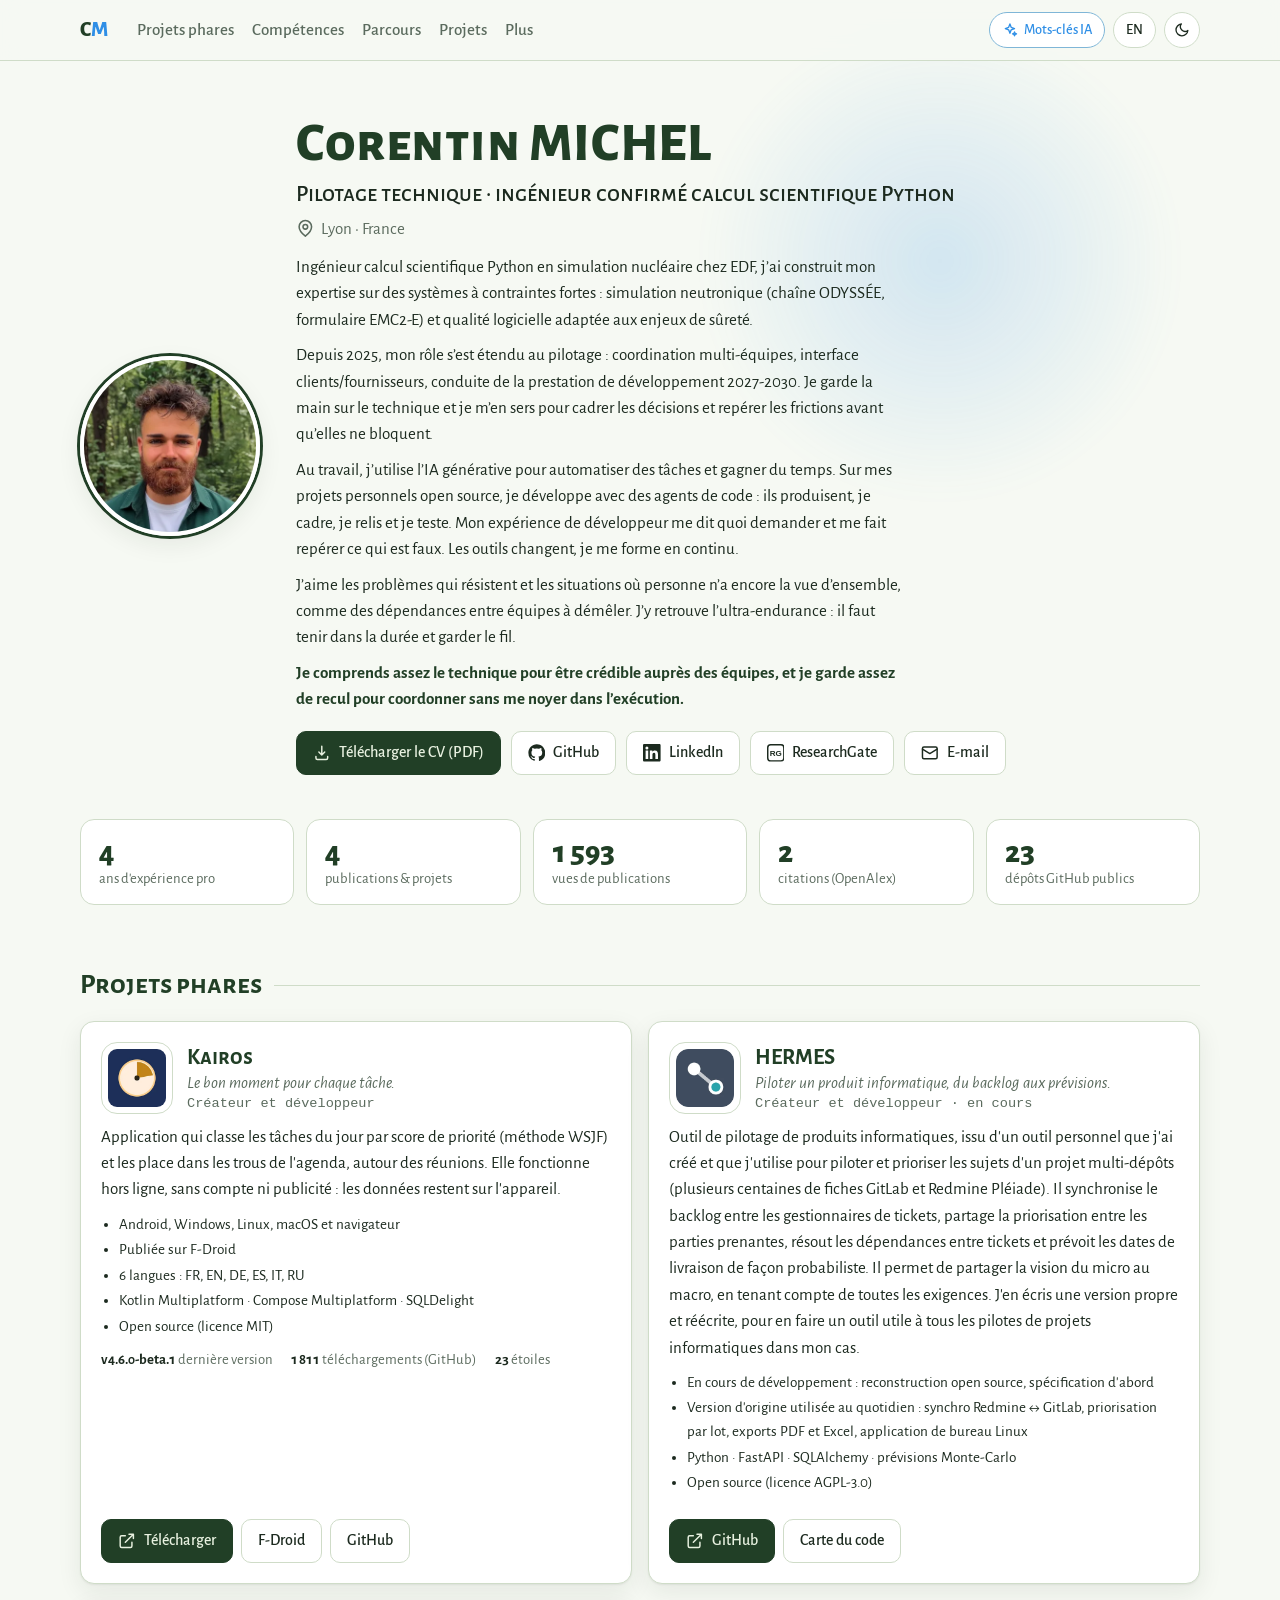
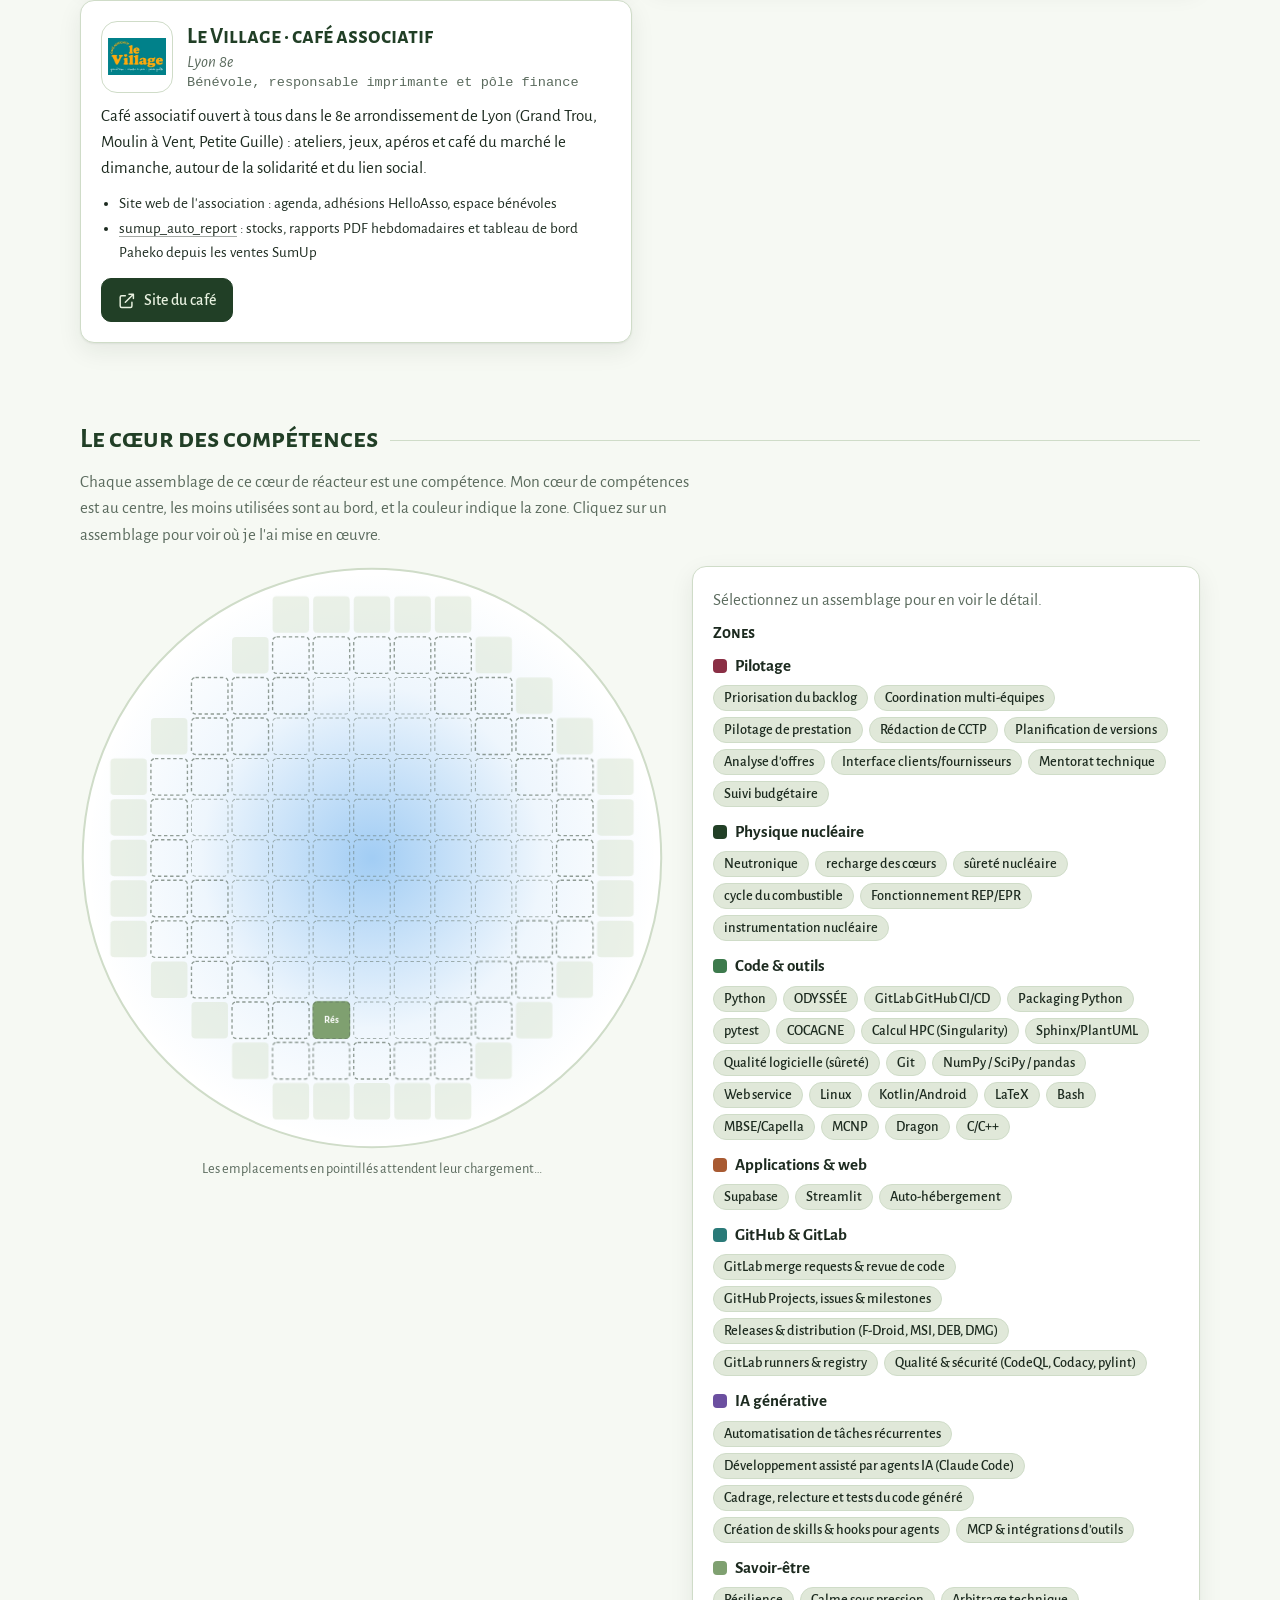
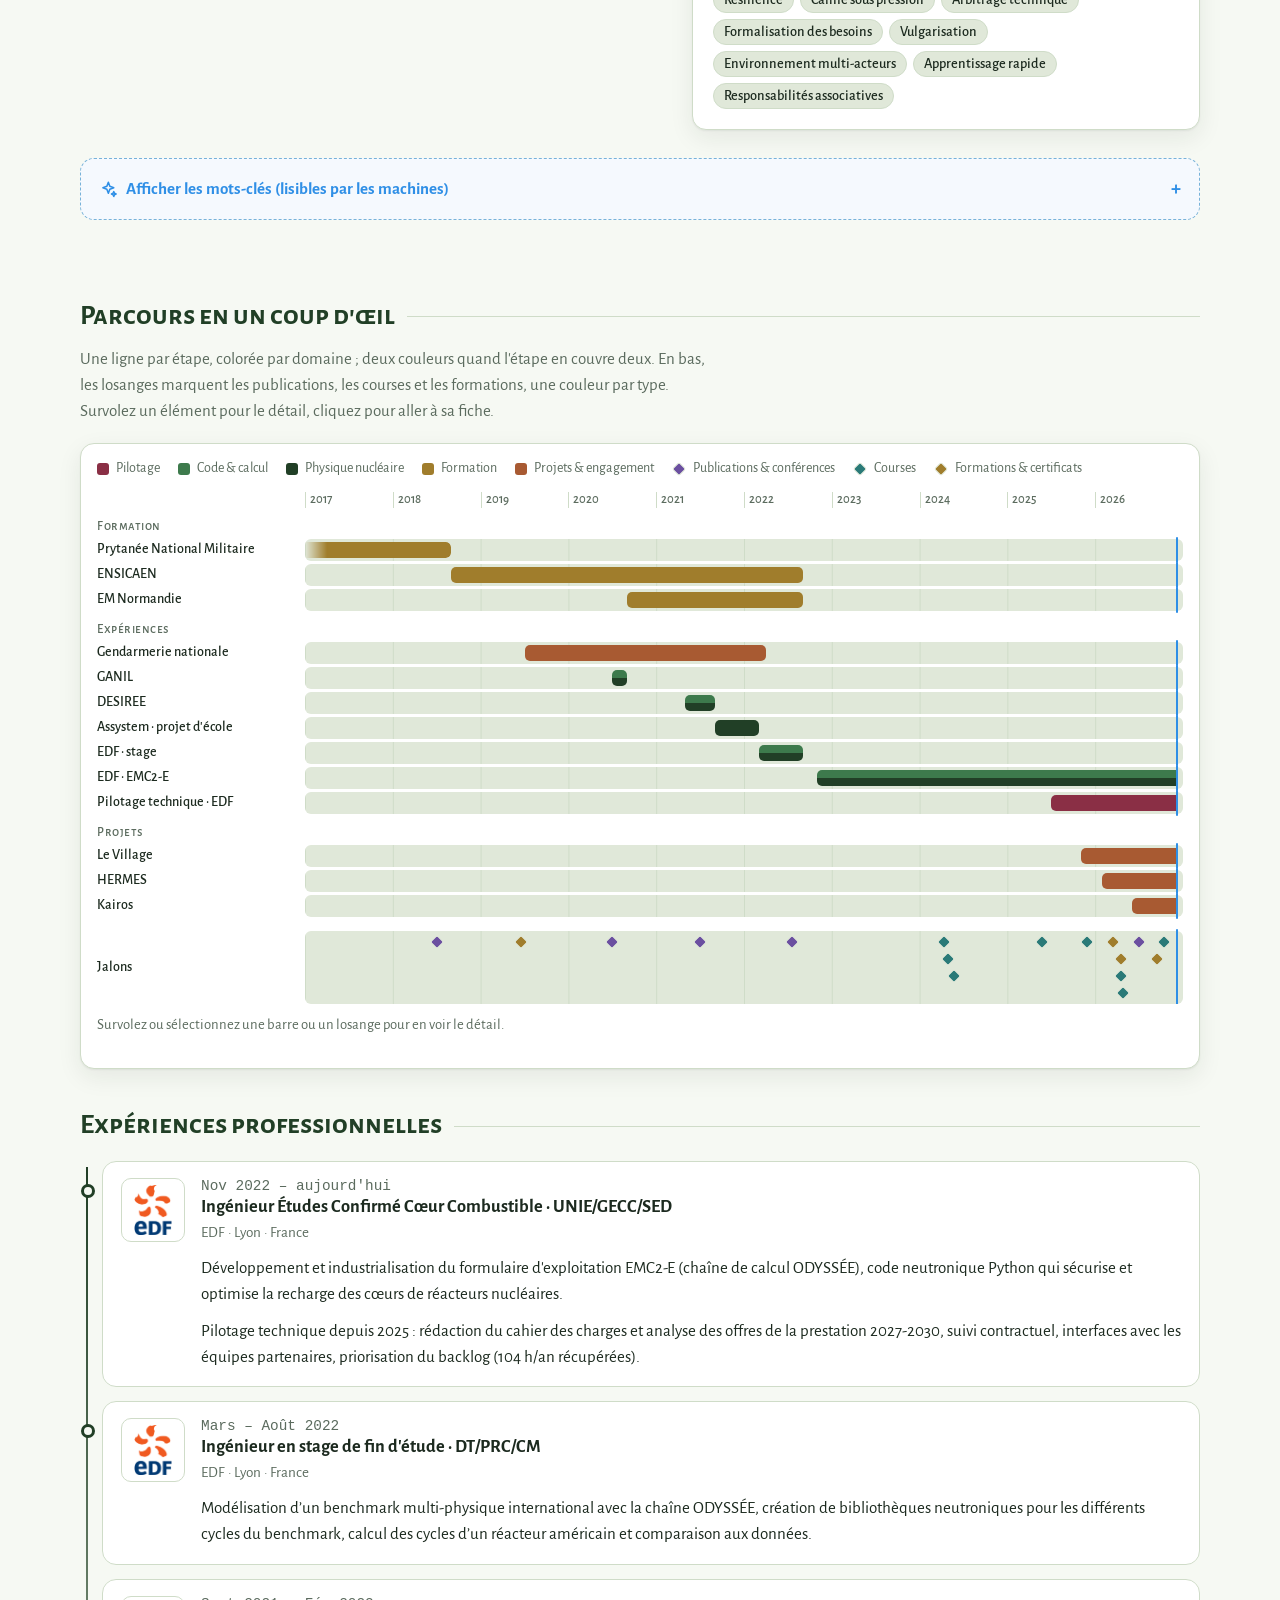
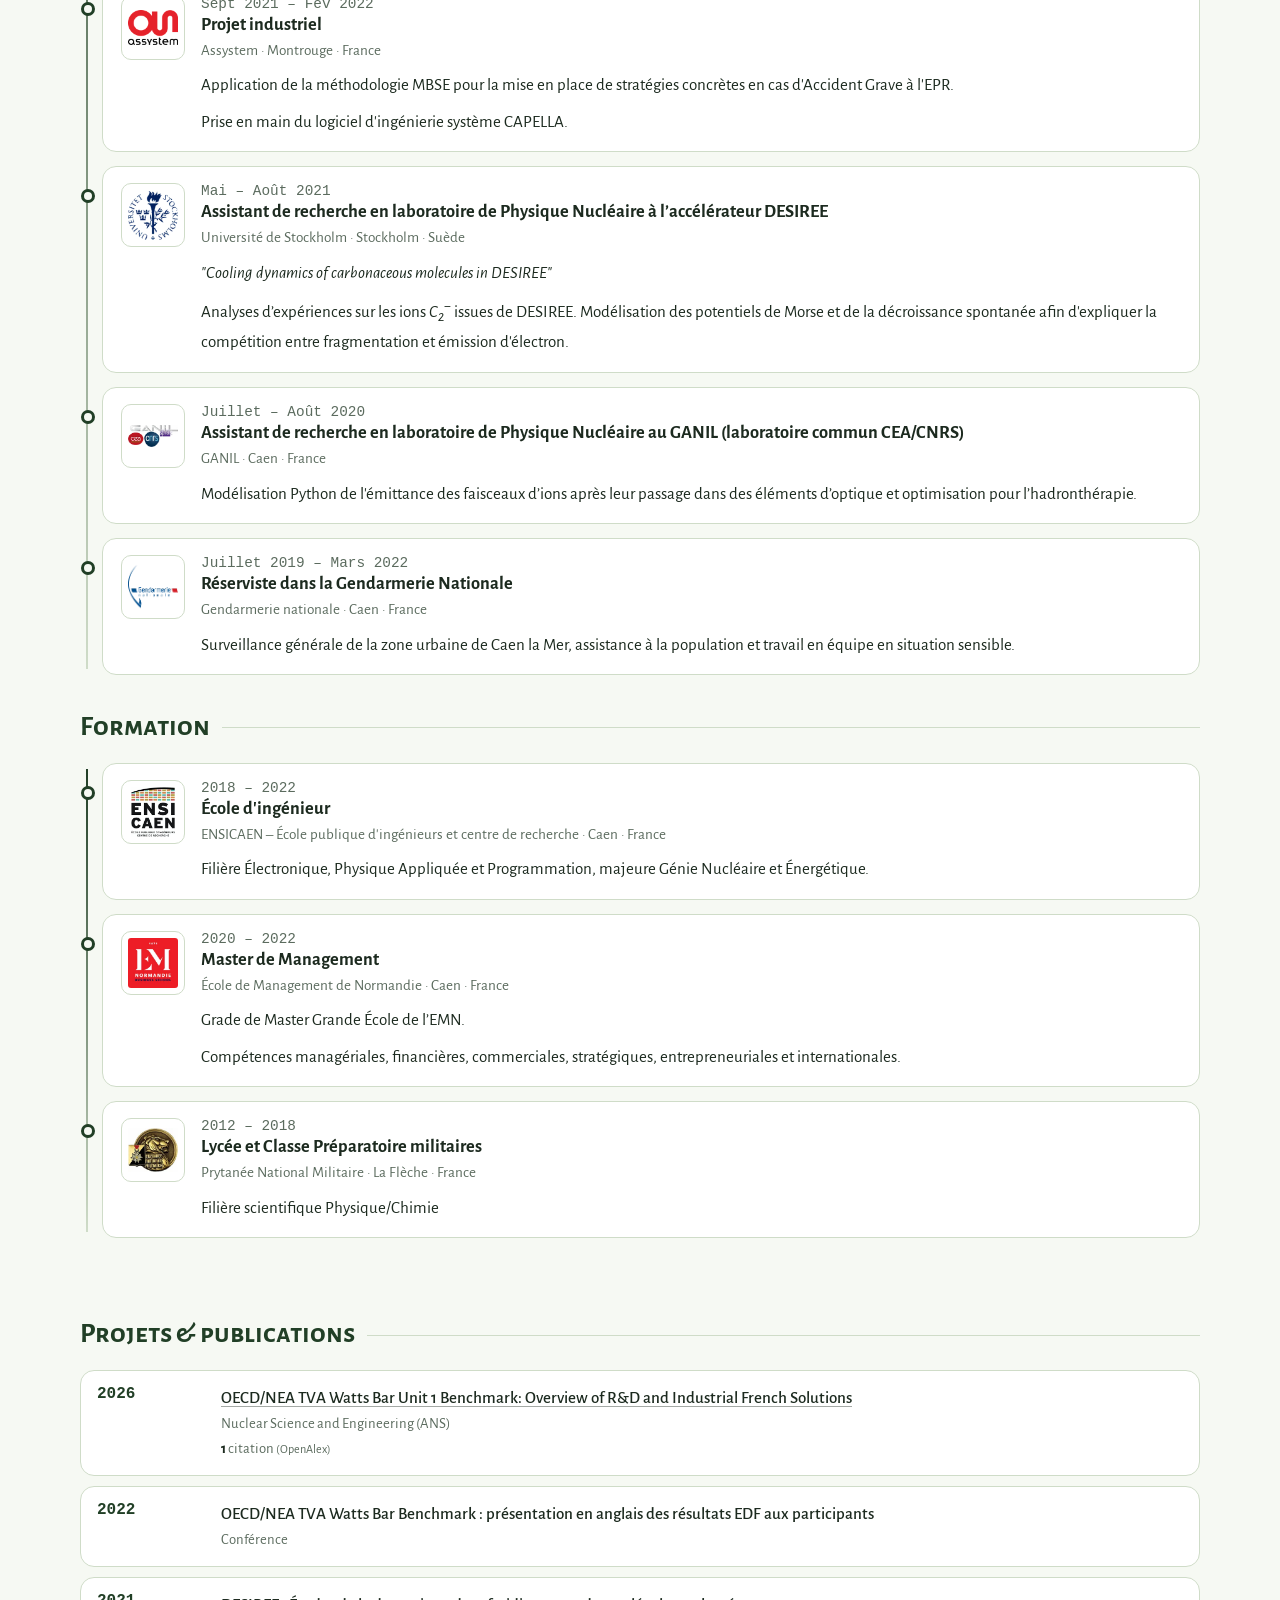
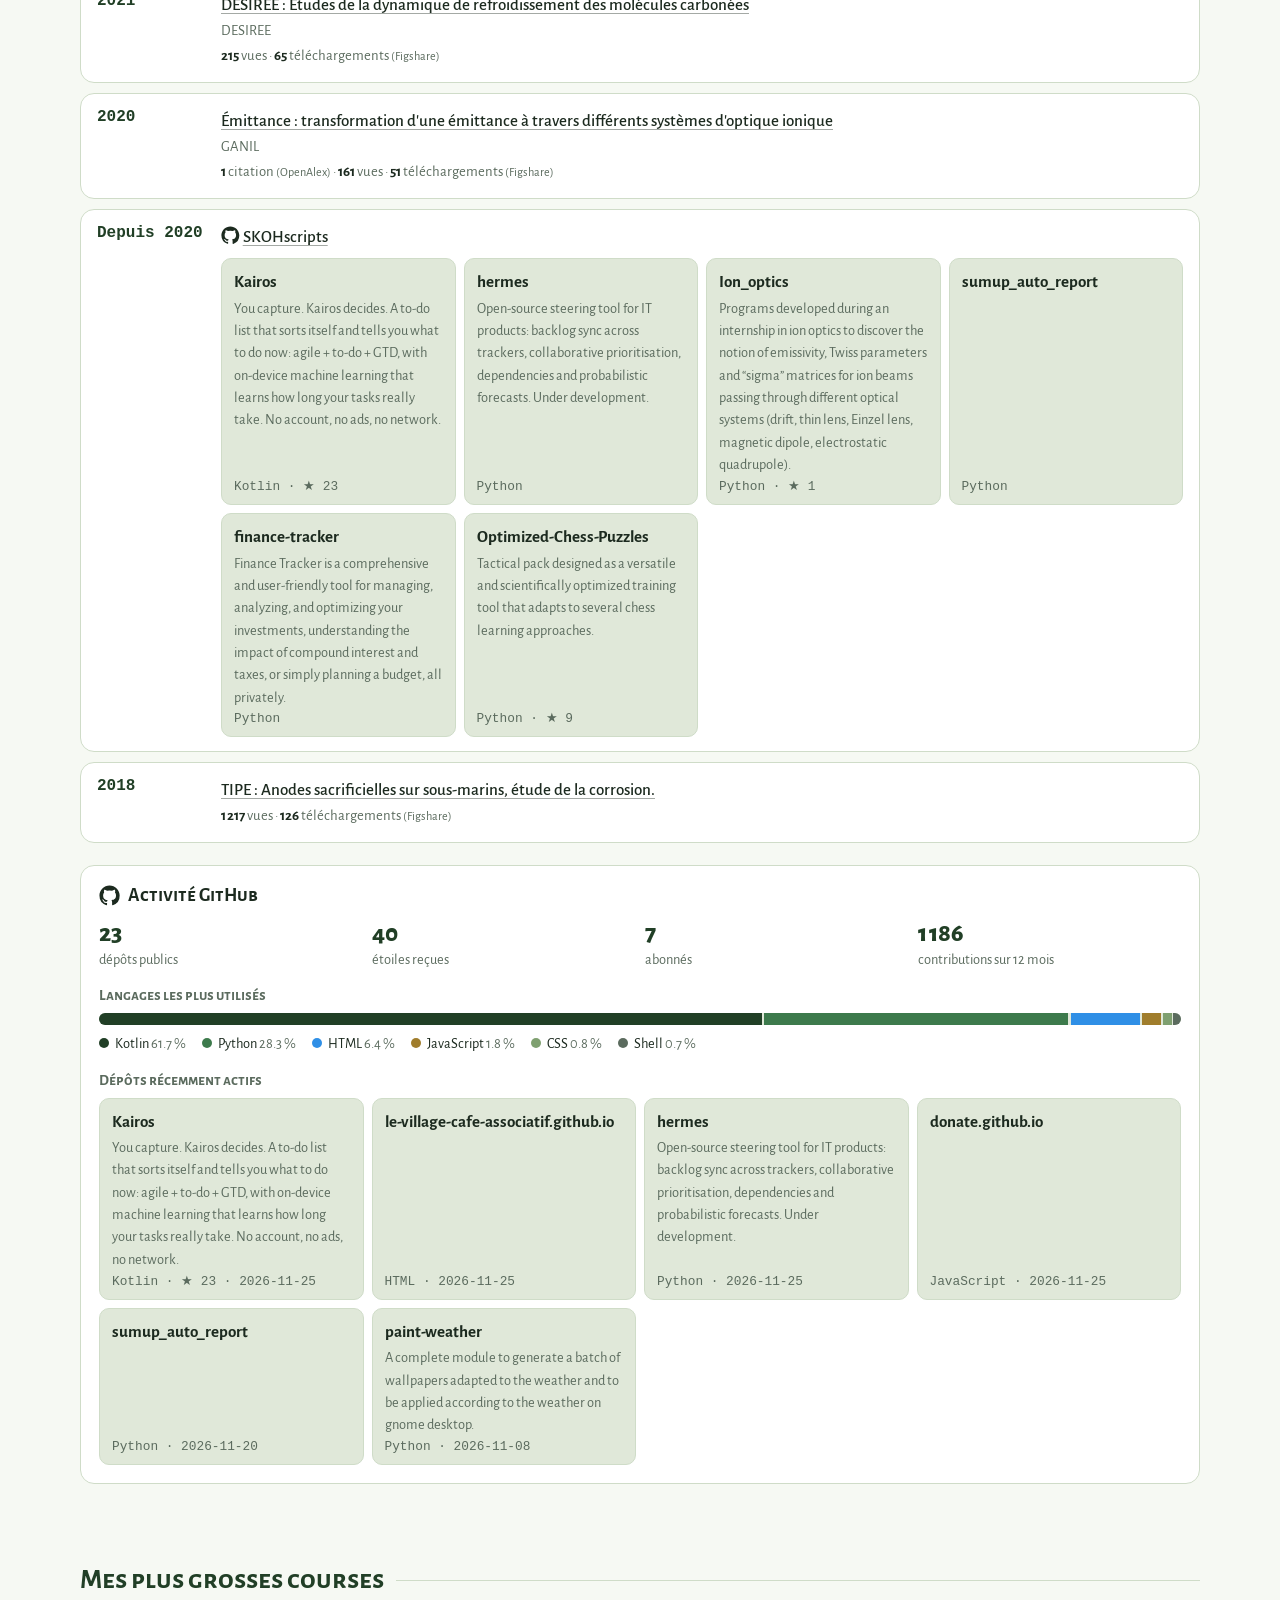
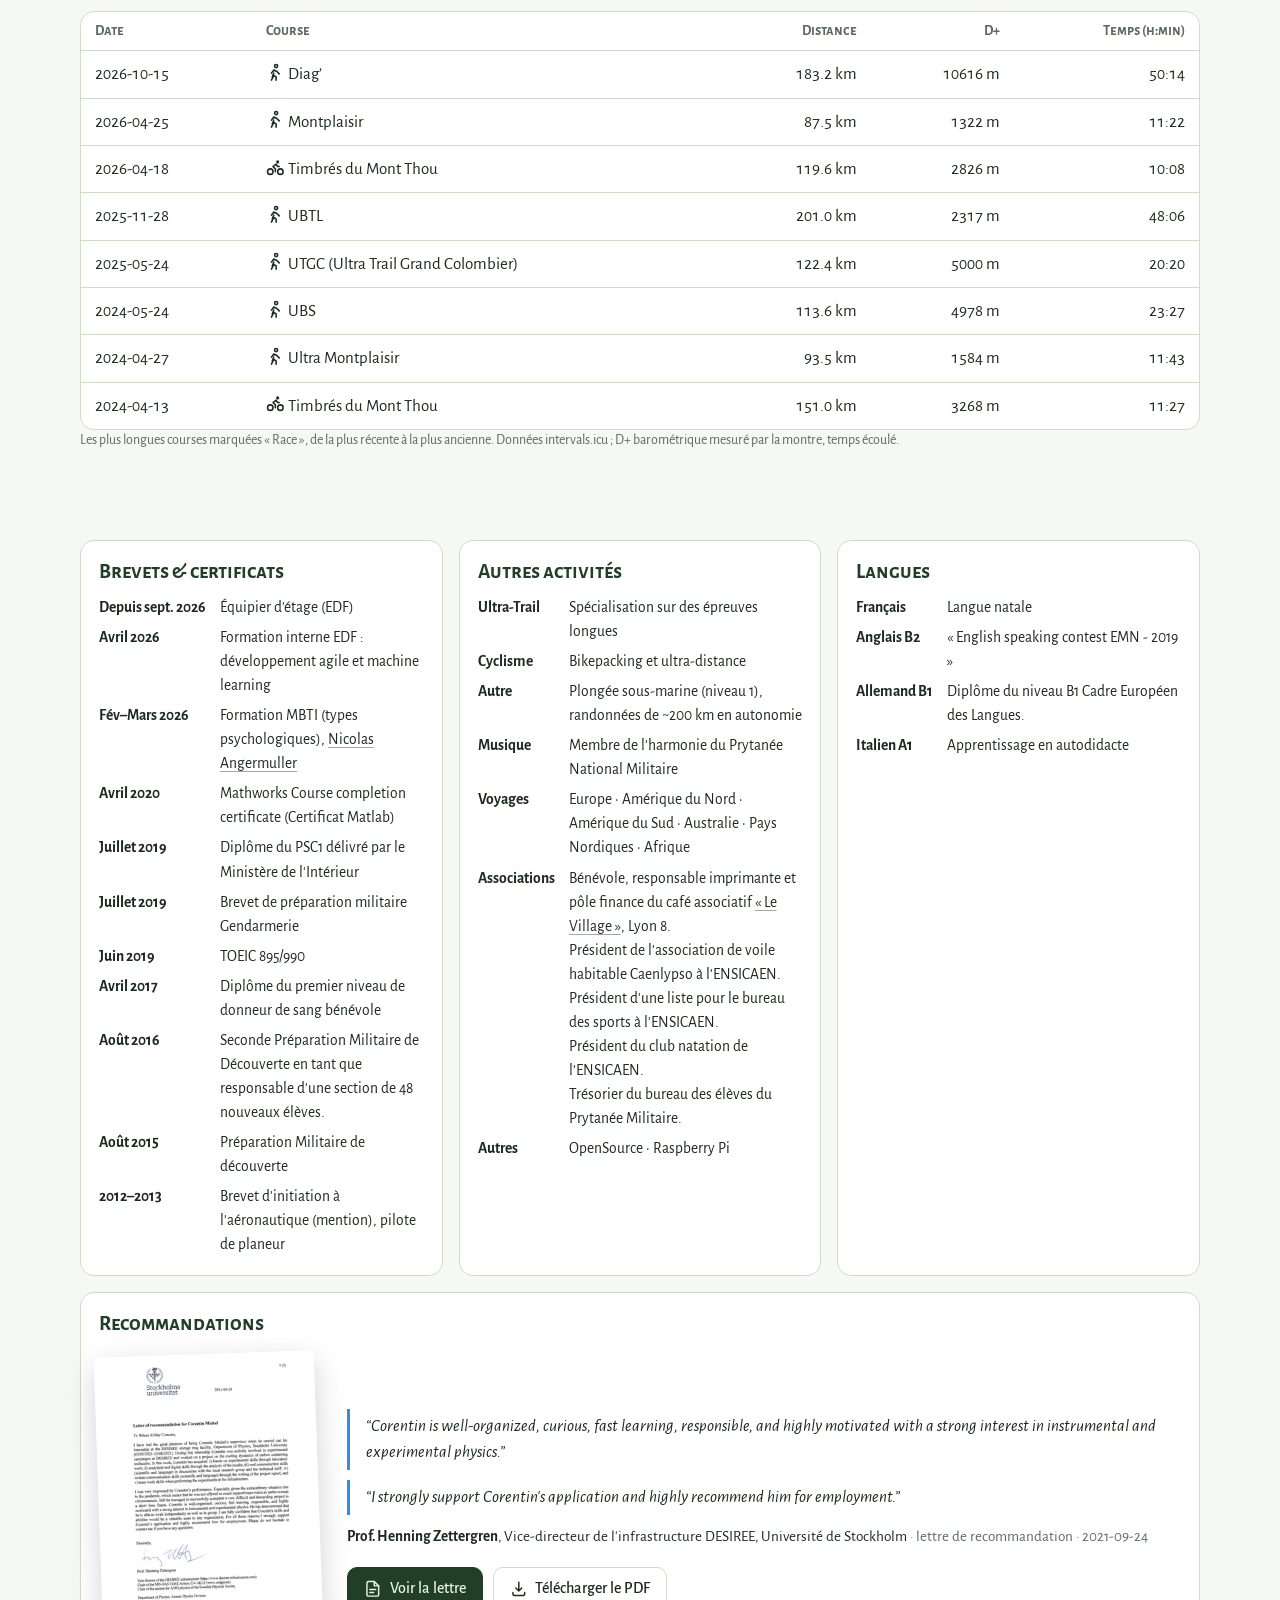
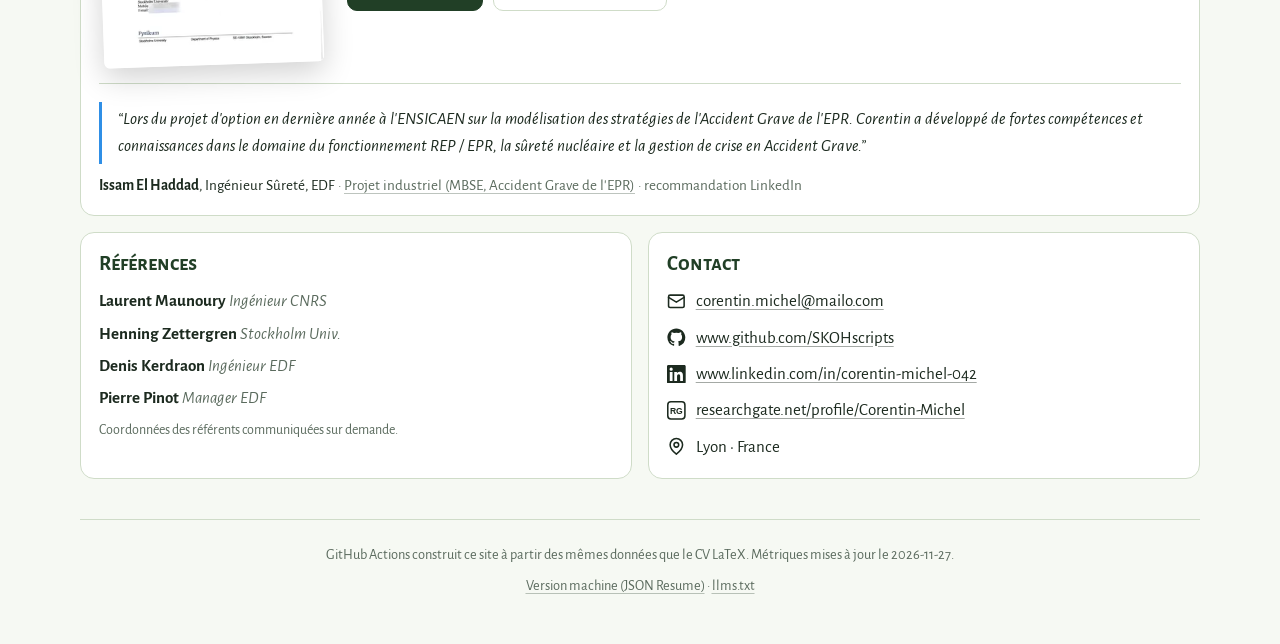
<file: index.html>
<!doctype html>
<html lang="fr">
<head>
<meta charset="utf-8">
<meta name="viewport" content="width=device-width, initial-scale=1">
<title>Corentin Michel · Pilotage technique · ingénieur confirmé calcul scientifique Python</title>
<meta name="description" content="CV de Corentin Michel, ingénieur confirmé en calcul scientifique Python, neutronique et pilotage technique chez EDF (chaîne ODYSSÉE, EMC2-E), à Lyon : expériences, compétences, publications et lettre de recommandation.">
<meta name="author" content="Corentin Michel">
<meta name="keywords" content="Python, calcul scientifique, neutronique, physique des réacteurs, modélisation, simulation, calcul haute performance (HPC), industrialisation de code, pilotage technique, gestion de projet, appel d&#39;offres, CCTP, analyse d&#39;offres, suivi de prestation, dette technique, planification de versions, suivi budgétaire, mentorat, coordination multi-équipes, interface clients/fournisseurs, gestion des parties prenantes, rédaction technique, apprentissage continu, réacteurs nucléaires, sûreté nucléaire, cœur de réacteur, physique nucléaire, recharge des cœurs, fonctionnement REP/EPR, qualité logicielle, benchmark multi-physique, OCDE/AEN, ODYSSÉE, EMC2-E, MCNP, Dragon, COCAGNE, Linux, Git, LaTeX, C/C++, open source, MBSE, Capella, GitHub Actions, GitLab CI/CD, CI/CD, Claude Code, IA générative, agents IA, revue de code, automatisation, MCP, Android, Supabase, Streamlit, EDF, ENSICAEN, GANIL, CEA/CNRS, Université de Stockholm, EM Normandie">
<link rel="canonical" href="https://skohscripts.github.io/">
<link rel="alternate" hreflang="fr" href="https://skohscripts.github.io/">
<link rel="alternate" hreflang="en" href="https://skohscripts.github.io/en/">
<link rel="alternate" hreflang="x-default" href="https://skohscripts.github.io/">
<link rel="alternate" type="application/json" title="JSON Resume" href="cv.json">
<meta property="og:type" content="profile">
<meta property="og:title" content="Corentin Michel · Pilotage technique · ingénieur confirmé calcul scientifique Python">
<meta property="og:description" content="CV de Corentin Michel, ingénieur confirmé en calcul scientifique Python, neutronique et pilotage technique chez EDF (chaîne ODYSSÉE, EMC2-E), à Lyon : expériences, compétences, publications et lettre de recommandation.">
<meta property="og:url" content="https://skohscripts.github.io/">
<meta property="og:image" content="https://skohscripts.github.io/assets/img/photo.webp">
<meta property="og:locale" content="fr_FR">
<meta name="twitter:card" content="summary">
<meta name="theme-color" content="#213F26">
<link rel="icon" href="assets/img/favicon.svg" type="image/svg+xml">
<link rel="preconnect" href="https://fonts.googleapis.com">
<link rel="preconnect" href="https://fonts.gstatic.com" crossorigin>
<link rel="stylesheet" href="https://fonts.googleapis.com/css2?family=Alegreya+Sans:ital,wght@0,400;0,500;0,700;0,800;1,400&family=Alegreya+Sans+SC:wght@500;700&display=swap">
<link rel="stylesheet" href="assets/css/main.css">
<script>
  // Thème appliqué avant le rendu (évite le flash) ; JS activé → animations.
  (function () {
    var d = document.documentElement; d.classList.add("js");
    try { var th = localStorage.getItem("theme"); if (th) d.setAttribute("data-theme", th); } catch (e) {}
  })();
</script>
<script type="application/ld+json">
{
 "@context": "https://schema.org",
 "@graph": [
  {
   "@type": "Person",
   "@id": "https://skohscripts.github.io/#me",
   "name": "Corentin Michel",
   "jobTitle": "Pilotage technique · ingénieur confirmé calcul scientifique Python",
   "description": "Depuis 2025, j’assure le pilotage technique dans l’équipe : suivi du contrat de prestation, cahier des charges et analyse des offres 2027-2030, coordination avec les autres équipes, dette technique. Je m’appuie sur ma pratique du développement : j’écris et j’industrialise du code Python de neutronique qui sécurise et optimise la recharge des cœurs de réacteurs nucléaires (chaîne ODYSSÉE, formulaire EMC2-E). J’automatise des tâches au travail avec l’IA générative ; sur mes projets open source, je développe avec des agents de code dont je relis et teste la production. Engagé dans l’associatif, l’open source et Linux.",
   "url": "https://skohscripts.github.io/",
   "image": "https://skohscripts.github.io/assets/img/photo.webp",
   "address": {
    "@type": "PostalAddress",
    "addressLocality": "Lyon",
    "addressCountry": "FR"
   },
   "worksFor": {
    "@type": "Organization",
    "name": "EDF"
   },
   "alumniOf": [
    {
     "@type": "EducationalOrganization",
     "name": "ENSICAEN"
    },
    {
     "@type": "EducationalOrganization",
     "name": "École de Management de Normandie"
    },
    {
     "@type": "EducationalOrganization",
     "name": "Prytanée National Militaire"
    }
   ],
   "knowsAbout": [
    "Résilience",
    "Calme sous pression",
    "Priorisation du backlog",
    "Coordination multi-équipes",
    "Neutronique",
    "Python",
    "Pilotage de prestation",
    "recharge des cœurs",
    "Arbitrage technique",
    "Rédaction de CCTP",
    "Planification de versions",
    "Analyse d'offres",
    "ODYSSÉE",
    "sûreté nucléaire",
    "GitLab GitHub CI/CD",
    "Formalisation des besoins",
    "Vulgarisation",
    "Automatisation de tâches récurrentes",
    "Développement assisté par agents IA (Claude Code)",
    "Environnement multi-acteurs",
    "Apprentissage rapide",
    "GitLab merge requests & revue de code",
    "Interface clients/fournisseurs",
    "Mentorat technique",
    "Suivi budgétaire",
    "cycle du combustible",
    "Fonctionnement REP/EPR",
    "Packaging Python",
    "pytest",
    "COCAGNE",
    "Calcul HPC (Singularity)",
    "Cadrage, relecture et tests du code généré",
    "Sphinx/PlantUML",
    "Qualité logicielle (sûreté)",
    "Responsabilités associatives",
    "GitHub Projects, issues & milestones",
    "Git",
    "NumPy / SciPy / pandas",
    "Web service",
    "Linux",
    "Kotlin/Android",
    "Releases & distribution (F-Droid, MSI, DEB, DMG)",
    "GitLab runners & registry",
    "Qualité & sécurité (CodeQL, Codacy, pylint)",
    "Création de skills & hooks pour agents",
    "MCP & intégrations d'outils",
    "Supabase",
    "Streamlit",
    "Auto-hébergement",
    "LaTeX",
    "Bash",
    "MBSE/Capella",
    "instrumentation nucléaire",
    "MCNP",
    "Dragon",
    "C/C++",
    "calcul scientifique",
    "neutronique",
    "physique des réacteurs",
    "modélisation",
    "simulation",
    "calcul haute performance (HPC)",
    "industrialisation de code",
    "pilotage technique",
    "gestion de projet",
    "appel d'offres",
    "CCTP",
    "analyse d'offres",
    "suivi de prestation",
    "dette technique",
    "planification de versions",
    "suivi budgétaire",
    "mentorat",
    "coordination multi-équipes",
    "interface clients/fournisseurs",
    "gestion des parties prenantes",
    "rédaction technique",
    "apprentissage continu",
    "réacteurs nucléaires",
    "cœur de réacteur",
    "physique nucléaire",
    "fonctionnement REP/EPR",
    "qualité logicielle",
    "benchmark multi-physique",
    "OCDE/AEN",
    "EMC2-E",
    "open source",
    "MBSE",
    "Capella",
    "GitHub Actions",
    "GitLab CI/CD",
    "CI/CD",
    "Claude Code",
    "IA générative",
    "agents IA",
    "revue de code",
    "automatisation",
    "MCP",
    "Android",
    "EDF",
    "ENSICAEN",
    "GANIL",
    "CEA/CNRS",
    "Université de Stockholm",
    "EM Normandie"
   ],
   "knowsLanguage": [
    "French",
    "English",
    "German",
    "Italian"
   ],
   "sameAs": [
    "https://github.com/SKOHscripts",
    "https://www.linkedin.com/in/corentin-michel-042",
    "https://www.researchgate.net/profile/Corentin-Michel",
    "https://mastodon.social/@Niitneroc"
   ]
  },
  {
   "@type": "ScholarlyArticle",
   "headline": "OECD/NEA TVA Watts Bar Unit 1 Benchmark: Overview of R&D and Industrial French Solutions",
   "url": "https://doi.org/10.1080/00295639.2026.2624993",
   "datePublished": "2026",
   "author": {
    "@id": "https://skohscripts.github.io/#me"
   }
  },
  {
   "@type": "ScholarlyArticle",
   "headline": "DESIREE : Études de la dynamique de refroidissement des molécules carbonées",
   "url": "https://doi.org/10.6084/m9.figshare.15276429",
   "datePublished": "2021",
   "author": {
    "@id": "https://skohscripts.github.io/#me"
   }
  },
  {
   "@type": "ScholarlyArticle",
   "headline": "Émittance : transformation d'une émittance à travers différents systèmes d'optique ionique",
   "url": "https://doi.org/10.6084/m9.figshare.14754027",
   "datePublished": "2020",
   "author": {
    "@id": "https://skohscripts.github.io/#me"
   }
  },
  {
   "@type": "ScholarlyArticle",
   "headline": "TIPE : Anodes sacrificielles sur sous-marins, étude de la corrosion.",
   "url": "https://doi.org/10.6084/m9.figshare.14909847.v1",
   "datePublished": "2018",
   "author": {
    "@id": "https://skohscripts.github.io/#me"
   }
  }
 ]
}
</script>
</head>
<body>
<a class="skip" href="#main">Aller au contenu</a>

<header class="topbar">
  <nav class="topbar__inner" aria-label="Navigation">
    <a class="brand" href="#top" aria-label="Corentin Michel">C<span>M</span></a>
    <ul class="topbar__links">
      <li><a href="#phares">Projets phares</a></li>
      <li><a href="#core">Compétences</a></li>
      <li><a href="#parcours">Parcours</a></li>
      <li><a href="#projets">Projets</a></li>
      <li><a href="#plus">Plus</a></li>
    </ul>
    <div class="topbar__actions">
      <button class="chip chip--accent" type="button" data-action="reveal-keywords"><svg class="icon" viewBox="0 0 24 24" aria-hidden="true" fill="none" stroke="currentColor" stroke-width="2" stroke-linecap="round" stroke-linejoin="round"><path d="M12 3l1.9 5.1L19 10l-5.1 1.9L12 17l-1.9-5.1L5 10l5.1-1.9L12 3ZM19 15l.9 2.1L22 18l-2.1.9L19 21l-.9-2.1L16 18l2.1-.9L19 15Z"/></svg><span>Mots-clés IA</span></button>
      <a class="chip" href="en/" hreflang="en" lang="en" title="English">EN</a>
      <button class="chip chip--icon" type="button" data-action="theme" aria-label="Changer de thème" title="Changer de thème"><svg class="icon icon--moon" viewBox="0 0 24 24" aria-hidden="true" fill="none" stroke="currentColor" stroke-width="2" stroke-linecap="round" stroke-linejoin="round"><path d="M21 12.8A9 9 0 1 1 11.2 3a7 7 0 0 0 9.8 9.8Z"/></svg><svg class="icon icon--sun" viewBox="0 0 24 24" aria-hidden="true" fill="none" stroke="currentColor" stroke-width="2" stroke-linecap="round" stroke-linejoin="round"><circle cx="12" cy="12" r="4"/><path d="M12 2v2m0 16v2M4.9 4.9l1.4 1.4m11.4 11.4 1.4 1.4M2 12h2m16 0h2M4.9 19.1l1.4-1.4M17.7 6.3l1.4-1.4"/></svg></button>
    </div>
  </nav>
</header>

<main id="main">
<!-- ============================== EN-TÊTE ============================== -->
<section class="hero" id="top">
  <div class="hero__glow" aria-hidden="true"></div>
  <img class="hero__photo" src="assets/img/photo.webp" alt="Corentin Michel" width="180" height="180">
  <div class="hero__text">
    <h1 class="hero__name">Corentin MICHEL</h1>
    <p class="hero__title">Pilotage technique · ingénieur confirmé calcul scientifique Python</p>
    <p class="hero__place"><svg class="icon" viewBox="0 0 24 24" aria-hidden="true" fill="none" stroke="currentColor" stroke-width="2" stroke-linecap="round" stroke-linejoin="round"><path d="M20 10c0 6-8 12-8 12S4 16 4 10a8 8 0 0 1 16 0Z"/><circle cx="12" cy="10" r="3"/></svg> Lyon · France</p>
    <div class="hero__summary"><p>Ingénieur calcul scientifique Python en simulation nucléaire chez EDF, j’ai construit mon expertise sur des systèmes à contraintes fortes : simulation neutronique (chaîne ODYSSÉE, formulaire EMC2-E) et qualité logicielle adaptée aux enjeux de sûreté.</p><p>Depuis 2025, mon rôle s’est étendu au pilotage : coordination multi-équipes, interface clients/fournisseurs, conduite de la prestation de développement 2027-2030. Je garde la main sur le technique et je m’en sers pour cadrer les décisions et repérer les frictions avant qu’elles ne bloquent.</p><p>Au travail, j’utilise l’IA générative pour automatiser des tâches et gagner du temps. Sur mes projets personnels open source, je développe avec des agents de code : ils produisent, je cadre, je relis et je teste. Mon expérience de développeur me dit quoi demander et me fait repérer ce qui est faux. Les outils changent, je me forme en continu.</p><p>J’aime les problèmes qui résistent et les situations où personne n’a encore la vue d’ensemble, comme des dépendances entre équipes à démêler. J’y retrouve l’ultra-endurance : il faut tenir dans la durée et garder le fil.</p><p><strong>Je comprends assez le technique pour être crédible auprès des équipes, et je garde assez de recul pour coordonner sans me noyer dans l’exécution.</strong></p></div>
    <div class="hero__actions">
      <a class="btn btn--primary" href="Corentin_Michel_CV.pdf" download><svg class="icon" viewBox="0 0 24 24" aria-hidden="true" fill="none" stroke="currentColor" stroke-width="2" stroke-linecap="round" stroke-linejoin="round"><path d="M12 3v12m0 0-4-4m4 4 4-4M4 17v2a2 2 0 0 0 2 2h12a2 2 0 0 0 2-2v-2"/></svg>Télécharger le CV (PDF)</a>
      <a class="btn" href="https://github.com/SKOHscripts" rel="me noopener"><svg class="icon" viewBox="0 0 24 24" aria-hidden="true"><path fill="currentColor" d="M12 .5C5.65.5.5 5.65.5 12a11.5 11.5 0 0 0 7.86 10.92c.58.1.79-.25.79-.56v-2c-3.2.7-3.87-1.37-3.87-1.37-.52-1.33-1.28-1.69-1.28-1.69-1.04-.71.08-.7.08-.7 1.15.08 1.76 1.19 1.76 1.19 1.03 1.76 2.69 1.25 3.35.96.1-.75.4-1.25.73-1.54-2.55-.29-5.24-1.28-5.24-5.68 0-1.26.45-2.28 1.18-3.09-.12-.29-.51-1.46.11-3.04 0 0 .97-.31 3.17 1.18a11 11 0 0 1 5.77 0c2.2-1.49 3.17-1.18 3.17-1.18.62 1.58.23 2.75.11 3.04.74.81 1.18 1.83 1.18 3.09 0 4.41-2.69 5.38-5.25 5.67.41.36.78 1.06.78 2.14v3.17c0 .31.21.67.8.56A11.5 11.5 0 0 0 23.5 12C23.5 5.65 18.35.5 12 .5Z"/></svg>GitHub</a>
      <a class="btn" href="https://www.linkedin.com/in/corentin-michel-042" rel="me noopener"><svg class="icon" viewBox="0 0 24 24" aria-hidden="true"><path fill="currentColor" d="M20.45 20.45h-3.55v-5.57c0-1.33-.03-3.04-1.85-3.04-1.86 0-2.14 1.45-2.14 2.94v5.67H9.35V9h3.41v1.56h.05c.48-.9 1.64-1.85 3.37-1.85 3.6 0 4.27 2.37 4.27 5.46v6.28ZM5.34 7.43a2.06 2.06 0 1 1 0-4.12 2.06 2.06 0 0 1 0 4.12ZM7.12 20.45H3.56V9h3.56v11.45ZM22.22 0H1.77C.79 0 0 .77 0 1.73v20.54C0 23.23.79 24 1.77 24h20.45c.98 0 1.78-.77 1.78-1.73V1.73C24 .77 23.2 0 22.22 0Z"/></svg>LinkedIn</a>
      <a class="btn" href="https://www.researchgate.net/profile/Corentin-Michel" rel="me noopener"><svg class="icon" viewBox="0 0 24 24" aria-hidden="true"><rect x="1" y="1" width="22" height="22" rx="4" fill="none" stroke="currentColor" stroke-width="2"/><text x="12" y="16.5" text-anchor="middle" font-size="11" font-weight="700" font-family="sans-serif" fill="currentColor">RG</text></svg>ResearchGate</a>
      <a class="btn" data-email-user="lehcim.nitneroc" data-email-domain="moc.oliam" href="#contact"><svg class="icon" viewBox="0 0 24 24" aria-hidden="true" fill="none" stroke="currentColor" stroke-width="2" stroke-linecap="round" stroke-linejoin="round"><rect x="2" y="4" width="20" height="16" rx="2"/><path d="m22 7-10 6L2 7"/></svg><span>E-mail</span></a>
    </div>
  </div>
</section>

<section class="counters" aria-label="Chiffres clés">
  <div class="counter fade-in">
    <span class="counter__value" data-count="4">4</span>
    <span class="counter__label">ans d&#39;expérience pro</span>
  </div>
  <div class="counter fade-in">
    <span class="counter__value" data-count="4">4</span>
    <span class="counter__label">publications &amp; projets</span>
  </div>
  <div class="counter fade-in">
    <span class="counter__value" data-count="1593">1 593</span>
    <span class="counter__label">vues de publications</span>
  </div>
  <div class="counter fade-in">
    <span class="counter__value" data-count="2">2</span>
    <span class="counter__label">citations (OpenAlex)</span>
  </div>
  <div class="counter fade-in">
    <span class="counter__value" data-count="23">23</span>
    <span class="counter__label">dépôts GitHub publics</span>
  </div>
</section>

<!-- ============================ PROJETS PHARES ============================ -->
<section class="section" id="phares" aria-labelledby="featured-title">
  <h2 class="section__title fade-in" id="featured-title">Projets phares</h2>
  <div class="featured">
    <article class="feat fade-in" id="feat-kairos">
      <header class="feat__head">
<img class="feat__logo" src="assets/img/featured/kairos.webp" alt="" loading="lazy">        <div>
          <h3 class="feat__name">Kairos</h3>
          <p class="feat__tagline">Le bon moment pour chaque tâche.</p>
          <p class="feat__role">Créateur et développeur</p>
        </div>
      </header>
      <p>Application qui classe les tâches du jour par score de priorité (méthode WSJF) et les place dans les trous de l&#39;agenda, autour des réunions. Elle fonctionne hors ligne, sans compte ni publicité : les données restent sur l&#39;appareil.</p>
      <ul class="feat__facts"><li>Android, Windows, Linux, macOS et navigateur</li><li>Publiée sur F-Droid</li><li>6 langues : FR, EN, DE, ES, IT, RU</li><li>Kotlin Multiplatform · Compose Multiplatform · SQLDelight</li><li>Open source (licence MIT)</li></ul>
      <p class="feat__stats">
<span><strong>v4.6.0-beta.1</strong> dernière version</span><span><strong data-count="1811">1 811</strong> téléchargements (GitHub)</span><span><strong data-count="23">23</strong> étoiles</span>      </p>
      <div class="feat__links">
<a class="btn btn--primary" href="https://skohscripts.github.io/Kairos/"><svg class="icon" viewBox="0 0 24 24" aria-hidden="true" fill="none" stroke="currentColor" stroke-width="2" stroke-linecap="round" stroke-linejoin="round"><path d="M15 3h6v6m0-6L10 14M19 14v5a2 2 0 0 1-2 2H5a2 2 0 0 1-2-2V7a2 2 0 0 1 2-2h5"/></svg>Télécharger</a><a class="btn" href="https://f-droid.org/packages/com.skohscripts.kairos/">F-Droid</a><a class="btn" href="https://github.com/SKOHscripts/Kairos">GitHub</a>      </div>
    </article>
    <article class="feat fade-in" id="feat-hermes">
      <header class="feat__head">
<img class="feat__logo" src="assets/img/featured/hermes.webp" alt="" loading="lazy">        <div>
          <h3 class="feat__name">HERMES</h3>
          <p class="feat__tagline">Piloter un produit informatique, du backlog aux prévisions.</p>
          <p class="feat__role">Créateur et développeur · en cours</p>
        </div>
      </header>
      <p>Outil de pilotage de produits informatiques, issu d&#39;un outil personnel que j&#39;ai créé et que j&#39;utilise pour piloter et prioriser les sujets d&#39;un projet multi-dépôts (plusieurs centaines de fiches GitLab et Redmine Pléiade). Il synchronise le backlog entre les gestionnaires de tickets, partage la priorisation entre les parties prenantes, résout les dépendances entre tickets et prévoit les dates de livraison de façon probabiliste. Il permet de partager la vision du micro au macro, en tenant compte de toutes les exigences. J&#39;en écris une version propre et réécrite, pour en faire un outil utile à tous les pilotes de projets informatiques dans mon cas.</p>
      <ul class="feat__facts"><li>En cours de développement : reconstruction open source, spécification d'abord</li><li>Version d'origine utilisée au quotidien : synchro Redmine ↔ GitLab, priorisation par lot, exports PDF et Excel, application de bureau Linux</li><li>Python · FastAPI · SQLAlchemy · prévisions Monte-Carlo</li><li>Open source (licence AGPL-3.0)</li></ul>
      <p class="feat__stats">
      </p>
      <div class="feat__links">
<a class="btn btn--primary" href="https://github.com/SKOHscripts/hermes"><svg class="icon" viewBox="0 0 24 24" aria-hidden="true" fill="none" stroke="currentColor" stroke-width="2" stroke-linecap="round" stroke-linejoin="round"><path d="M15 3h6v6m0-6L10 14M19 14v5a2 2 0 0 1-2 2H5a2 2 0 0 1-2-2V7a2 2 0 0 1 2-2h5"/></svg>GitHub</a><a class="btn" href="https://skohscripts.github.io/hermes/code/">Carte du code</a>      </div>
    </article>
    <article class="feat fade-in" id="feat-levillage">
      <header class="feat__head">
<img class="feat__logo" src="assets/img/featured/levillage.webp" alt="" loading="lazy">        <div>
          <h3 class="feat__name">Le Village · café associatif</h3>
          <p class="feat__tagline">Lyon 8e</p>
          <p class="feat__role">Bénévole, responsable imprimante et pôle finance</p>
        </div>
      </header>
      <p>Café associatif ouvert à tous dans le 8e arrondissement de Lyon (Grand Trou, Moulin à Vent, Petite Guille) : ateliers, jeux, apéros et café du marché le dimanche, autour de la solidarité et du lien social.</p>
      <ul class="feat__facts"><li>Site web de l'association : agenda, adhésions HelloAsso, espace bénévoles</li><li><a href="https://github.com/SKOHscripts/sumup_auto_report">sumup_auto_report</a> : stocks, rapports PDF hebdomadaires et tableau de bord Paheko depuis les ventes SumUp</li></ul>
      <div class="feat__links">
<a class="btn btn--primary" href="https://cafe-levillage.org/"><svg class="icon" viewBox="0 0 24 24" aria-hidden="true" fill="none" stroke="currentColor" stroke-width="2" stroke-linecap="round" stroke-linejoin="round"><path d="M15 3h6v6m0-6L10 14M19 14v5a2 2 0 0 1-2 2H5a2 2 0 0 1-2-2V7a2 2 0 0 1 2-2h5"/></svg>Site du café</a>      </div>
    </article>
  </div>
</section>

<!-- ======================= CŒUR DES COMPÉTENCES ======================= -->
<section class="section" id="core" aria-labelledby="core-title">
  <h2 class="section__title fade-in" id="core-title">Le cœur des compétences</h2>
  <p class="section__intro fade-in">Chaque assemblage de ce cœur de réacteur est une compétence. Mon cœur de compétences est au centre, les moins utilisées sont au bord, et la couleur indique la zone. Cliquez sur un assemblage pour voir où je l&#39;ai mise en œuvre.</p>
  <div class="core">
    <div class="core__figure fade-in">
      <svg class="core__svg" viewBox="0 0 864 864" role="group" aria-label="Le cœur des compétences">
        <defs>
          <radialGradient id="flux" cx="50%" cy="50%" r="50%">
            <stop offset="0%" stop-color="var(--cherenkov)" stop-opacity=".45"/>
            <stop offset="60%" stop-color="var(--cherenkov)" stop-opacity=".08"/>
            <stop offset="100%" stop-color="var(--cherenkov)" stop-opacity="0"/>
          </radialGradient>
        </defs>
        <circle class="core__vessel" cx="431.9" cy="431.9" r="427.9"/>
        <circle class="core__flux" cx="431.9" cy="431.9" r="421.9" fill="url(#flux)"/>
        <rect class="asm-socket" x="404.9" y="404.9" width="54" height="54" rx="6"/>
        <g class="asm asm--soft" data-skill="soft-7" tabindex="0" role="button" aria-label="Résilience" style="--i: 0">
          <title>Résilience</title>
          <rect x="404.9" y="404.9" width="54" height="54" rx="6"/>
          <text x="431.9" y="431.9">Rés</text>
        </g>
        <rect class="asm-socket" x="404.9" y="344.9" width="54" height="54" rx="6"/>
        <g class="asm asm--soft" data-skill="soft-6" tabindex="0" role="button" aria-label="Calme sous pression" style="--i: 1">
          <title>Calme sous pression</title>
          <rect x="404.9" y="344.9" width="54" height="54" rx="6"/>
          <text x="431.9" y="371.9">Calm</text>
        </g>
        <rect class="asm-socket" x="464.9" y="404.9" width="54" height="54" rx="6"/>
        <g class="asm asm--pilot" data-skill="pilot-4" tabindex="0" role="button" aria-label="Priorisation du backlog" style="--i: 2">
          <title>Priorisation du backlog</title>
          <rect x="464.9" y="404.9" width="54" height="54" rx="6"/>
          <text x="491.9" y="431.9">Prio</text>
        </g>
        <rect class="asm-socket" x="404.9" y="464.9" width="54" height="54" rx="6"/>
        <g class="asm asm--pilot" data-skill="pilot-3" tabindex="0" role="button" aria-label="Coordination multi-équipes" style="--i: 3">
          <title>Coordination multi-équipes</title>
          <rect x="404.9" y="464.9" width="54" height="54" rx="6"/>
          <text x="431.9" y="491.9">Coord</text>
        </g>
        <rect class="asm-socket" x="344.9" y="404.9" width="54" height="54" rx="6"/>
        <g class="asm asm--phys" data-skill="phys-0" tabindex="0" role="button" aria-label="Neutronique" style="--i: 4">
          <title>Neutronique</title>
          <rect x="344.9" y="404.9" width="54" height="54" rx="6"/>
          <text x="371.9" y="431.9">Neut</text>
        </g>
        <rect class="asm-socket" x="344.9" y="344.9" width="54" height="54" rx="6"/>
        <g class="asm asm--code" data-skill="code-0" tabindex="0" role="button" aria-label="Python" style="--i: 5">
          <title>Python</title>
          <rect x="344.9" y="344.9" width="54" height="54" rx="6"/>
          <text x="371.9" y="371.9">Py</text>
        </g>
        <rect class="asm-socket" x="464.9" y="344.9" width="54" height="54" rx="6"/>
        <g class="asm asm--pilot" data-skill="pilot-0" tabindex="0" role="button" aria-label="Pilotage de prestation" style="--i: 6">
          <title>Pilotage de prestation</title>
          <rect x="464.9" y="344.9" width="54" height="54" rx="6"/>
          <text x="491.9" y="371.9">Prest</text>
        </g>
        <rect class="asm-socket" x="464.9" y="464.9" width="54" height="54" rx="6"/>
        <g class="asm asm--phys" data-skill="phys-1" tabindex="0" role="button" aria-label="recharge des cœurs" style="--i: 7">
          <title>recharge des cœurs</title>
          <rect x="464.9" y="464.9" width="54" height="54" rx="6"/>
          <text x="491.9" y="491.9">Rech</text>
        </g>
        <rect class="asm-socket" x="344.9" y="464.9" width="54" height="54" rx="6"/>
        <g class="asm asm--soft" data-skill="soft-4" tabindex="0" role="button" aria-label="Arbitrage technique" style="--i: 8">
          <title>Arbitrage technique</title>
          <rect x="344.9" y="464.9" width="54" height="54" rx="6"/>
          <text x="371.9" y="491.9">Arb</text>
        </g>
        <rect class="asm-socket" x="404.9" y="284.9" width="54" height="54" rx="6"/>
        <g class="asm asm--pilot" data-skill="pilot-1" tabindex="0" role="button" aria-label="Rédaction de CCTP" style="--i: 9">
          <title>Rédaction de CCTP</title>
          <rect x="404.9" y="284.9" width="54" height="54" rx="6"/>
          <text x="431.9" y="311.9">CCTP</text>
        </g>
        <rect class="asm-socket" x="524.9" y="404.9" width="54" height="54" rx="6"/>
        <g class="asm asm--pilot" data-skill="pilot-5" tabindex="0" role="button" aria-label="Planification de versions" style="--i: 10">
          <title>Planification de versions</title>
          <rect x="524.9" y="404.9" width="54" height="54" rx="6"/>
          <text x="551.9" y="431.9">Plan</text>
        </g>
        <rect class="asm-socket" x="404.9" y="524.9" width="54" height="54" rx="6"/>
        <g class="asm asm--pilot" data-skill="pilot-2" tabindex="0" role="button" aria-label="Analyse d&#39;offres" style="--i: 11">
          <title>Analyse d&#39;offres</title>
          <rect x="404.9" y="524.9" width="54" height="54" rx="6"/>
          <text x="431.9" y="551.9">AO</text>
        </g>
        <rect class="asm-socket" x="284.9" y="404.9" width="54" height="54" rx="6"/>
        <g class="asm asm--code" data-skill="code-2" tabindex="0" role="button" aria-label="ODYSSÉE" style="--i: 12">
          <title>ODYSSÉE</title>
          <rect x="284.9" y="404.9" width="54" height="54" rx="6"/>
          <text x="311.9" y="431.9">ODY</text>
        </g>
        <rect class="asm-socket" x="284.9" y="344.9" width="54" height="54" rx="6"/>
        <g class="asm asm--phys" data-skill="phys-2" tabindex="0" role="button" aria-label="sûreté nucléaire" style="--i: 13">
          <title>sûreté nucléaire</title>
          <rect x="284.9" y="344.9" width="54" height="54" rx="6"/>
          <text x="311.9" y="371.9">Sûr</text>
        </g>
        <rect class="asm-socket" x="344.9" y="284.9" width="54" height="54" rx="6"/>
        <g class="asm asm--code" data-skill="code-6" tabindex="0" role="button" aria-label="GitLab GitHub CI/CD" style="--i: 14">
          <title>GitLab GitHub CI/CD</title>
          <rect x="344.9" y="284.9" width="54" height="54" rx="6"/>
          <text x="371.9" y="311.9">CI</text>
        </g>
        <rect class="asm-socket" x="464.9" y="284.9" width="54" height="54" rx="6"/>
        <g class="asm asm--soft" data-skill="soft-3" tabindex="0" role="button" aria-label="Formalisation des besoins" style="--i: 15">
          <title>Formalisation des besoins</title>
          <rect x="464.9" y="284.9" width="54" height="54" rx="6"/>
          <text x="491.9" y="311.9">Req</text>
        </g>
        <rect class="asm-socket" x="524.9" y="344.9" width="54" height="54" rx="6"/>
        <g class="asm asm--soft" data-skill="soft-2" tabindex="0" role="button" aria-label="Vulgarisation" style="--i: 16">
          <title>Vulgarisation</title>
          <rect x="524.9" y="344.9" width="54" height="54" rx="6"/>
          <text x="551.9" y="371.9">Vulg</text>
        </g>
        <rect class="asm-socket" x="524.9" y="464.9" width="54" height="54" rx="6"/>
        <g class="asm asm--ai" data-skill="ai-0" tabindex="0" role="button" aria-label="Automatisation de tâches récurrentes" style="--i: 17">
          <title>Automatisation de tâches récurrentes</title>
          <rect x="524.9" y="464.9" width="54" height="54" rx="6"/>
          <text x="551.9" y="491.9">Auto</text>
        </g>
        <rect class="asm-socket" x="464.9" y="524.9" width="54" height="54" rx="6"/>
        <g class="asm asm--ai" data-skill="ai-1" tabindex="0" role="button" aria-label="Développement assisté par agents IA (Claude Code)" style="--i: 18">
          <title>Développement assisté par agents IA (Claude Code)</title>
          <rect x="464.9" y="524.9" width="54" height="54" rx="6"/>
          <text x="491.9" y="551.9">Agent</text>
        </g>
        <rect class="asm-socket" x="344.9" y="524.9" width="54" height="54" rx="6"/>
        <g class="asm asm--soft" data-skill="soft-0" tabindex="0" role="button" aria-label="Environnement multi-acteurs" style="--i: 19">
          <title>Environnement multi-acteurs</title>
          <rect x="344.9" y="524.9" width="54" height="54" rx="6"/>
          <text x="371.9" y="551.9">Ind</text>
        </g>
        <rect class="asm-socket" x="284.9" y="464.9" width="54" height="54" rx="6"/>
        <g class="asm asm--soft" data-skill="soft-5" tabindex="0" role="button" aria-label="Apprentissage rapide" style="--i: 20">
          <title>Apprentissage rapide</title>
          <rect x="284.9" y="464.9" width="54" height="54" rx="6"/>
          <text x="311.9" y="491.9">Appr</text>
        </g>
        <rect class="asm-socket" x="284.9" y="284.9" width="54" height="54" rx="6"/>
        <g class="asm asm--devops" data-skill="devops-4" tabindex="0" role="button" aria-label="GitLab merge requests &amp; revue de code" style="--i: 21">
          <title>GitLab merge requests &amp; revue de code</title>
          <rect x="284.9" y="284.9" width="54" height="54" rx="6"/>
          <text x="311.9" y="311.9">MR</text>
        </g>
        <rect class="asm-socket" x="524.9" y="284.9" width="54" height="54" rx="6"/>
        <g class="asm asm--pilot" data-skill="pilot-8" tabindex="0" role="button" aria-label="Interface clients/fournisseurs" style="--i: 22">
          <title>Interface clients/fournisseurs</title>
          <rect x="524.9" y="284.9" width="54" height="54" rx="6"/>
          <text x="551.9" y="311.9">Intf</text>
        </g>
        <rect class="asm-socket" x="524.9" y="524.9" width="54" height="54" rx="6"/>
        <g class="asm asm--pilot" data-skill="pilot-6" tabindex="0" role="button" aria-label="Mentorat technique" style="--i: 23">
          <title>Mentorat technique</title>
          <rect x="524.9" y="524.9" width="54" height="54" rx="6"/>
          <text x="551.9" y="551.9">Ment</text>
        </g>
        <rect class="asm-socket" x="284.9" y="524.9" width="54" height="54" rx="6"/>
        <g class="asm asm--pilot" data-skill="pilot-7" tabindex="0" role="button" aria-label="Suivi budgétaire" style="--i: 24">
          <title>Suivi budgétaire</title>
          <rect x="284.9" y="524.9" width="54" height="54" rx="6"/>
          <text x="311.9" y="551.9">Budg</text>
        </g>
        <rect class="asm-socket" x="404.9" y="224.9" width="54" height="54" rx="6"/>
        <g class="asm asm--phys" data-skill="phys-3" tabindex="0" role="button" aria-label="cycle du combustible" style="--i: 25">
          <title>cycle du combustible</title>
          <rect x="404.9" y="224.9" width="54" height="54" rx="6"/>
          <text x="431.9" y="251.9">Cyc</text>
        </g>
        <rect class="asm-socket" x="584.9" y="404.9" width="54" height="54" rx="6"/>
        <g class="asm asm--phys" data-skill="phys-5" tabindex="0" role="button" aria-label="Fonctionnement REP/EPR" style="--i: 26">
          <title>Fonctionnement REP/EPR</title>
          <rect x="584.9" y="404.9" width="54" height="54" rx="6"/>
          <text x="611.9" y="431.9">EPR</text>
        </g>
        <rect class="asm-socket" x="404.9" y="584.9" width="54" height="54" rx="6"/>
        <g class="asm asm--code" data-skill="code-4" tabindex="0" role="button" aria-label="Packaging Python" style="--i: 27">
          <title>Packaging Python</title>
          <rect x="404.9" y="584.9" width="54" height="54" rx="6"/>
          <text x="431.9" y="611.9">Pkg</text>
        </g>
        <rect class="asm-socket" x="224.9" y="404.9" width="54" height="54" rx="6"/>
        <g class="asm asm--code" data-skill="code-5" tabindex="0" role="button" aria-label="pytest" style="--i: 28">
          <title>pytest</title>
          <rect x="224.9" y="404.9" width="54" height="54" rx="6"/>
          <text x="251.9" y="431.9">Test</text>
        </g>
        <rect class="asm-socket" x="224.9" y="344.9" width="54" height="54" rx="6"/>
        <g class="asm asm--code" data-skill="code-3" tabindex="0" role="button" aria-label="COCAGNE" style="--i: 29">
          <title>COCAGNE</title>
          <rect x="224.9" y="344.9" width="54" height="54" rx="6"/>
          <text x="251.9" y="371.9">CCG</text>
        </g>
        <rect class="asm-socket" x="344.9" y="224.9" width="54" height="54" rx="6"/>
        <g class="asm asm--code" data-skill="code-1" tabindex="0" role="button" aria-label="Calcul HPC (Singularity)" style="--i: 30">
          <title>Calcul HPC (Singularity)</title>
          <rect x="344.9" y="224.9" width="54" height="54" rx="6"/>
          <text x="371.9" y="251.9">HPC</text>
        </g>
        <rect class="asm-socket" x="464.9" y="224.9" width="54" height="54" rx="6"/>
        <g class="asm asm--ai" data-skill="ai-2" tabindex="0" role="button" aria-label="Cadrage, relecture et tests du code généré" style="--i: 31">
          <title>Cadrage, relecture et tests du code généré</title>
          <rect x="464.9" y="224.9" width="54" height="54" rx="6"/>
          <text x="491.9" y="251.9">Rev</text>
        </g>
        <rect class="asm-socket" x="584.9" y="344.9" width="54" height="54" rx="6"/>
        <g class="asm asm--code" data-skill="code-7" tabindex="0" role="button" aria-label="Sphinx/PlantUML" style="--i: 32">
          <title>Sphinx/PlantUML</title>
          <rect x="584.9" y="344.9" width="54" height="54" rx="6"/>
          <text x="611.9" y="371.9">Doc</text>
        </g>
        <rect class="asm-socket" x="584.9" y="464.9" width="54" height="54" rx="6"/>
        <g class="asm asm--code" data-skill="code-8" tabindex="0" role="button" aria-label="Qualité logicielle (sûreté)" style="--i: 33">
          <title>Qualité logicielle (sûreté)</title>
          <rect x="584.9" y="464.9" width="54" height="54" rx="6"/>
          <text x="611.9" y="491.9">QL</text>
        </g>
        <rect class="asm-socket" x="464.9" y="584.9" width="54" height="54" rx="6"/>
        <g class="asm asm--soft" data-skill="soft-1" tabindex="0" role="button" aria-label="Responsabilités associatives" style="--i: 34">
          <title>Responsabilités associatives</title>
          <rect x="464.9" y="584.9" width="54" height="54" rx="6"/>
          <text x="491.9" y="611.9">Asso</text>
        </g>
        <rect class="asm-socket" x="344.9" y="584.9" width="54" height="54" rx="6"/>
        <g class="asm asm--devops" data-skill="devops-2" tabindex="0" role="button" aria-label="GitHub Projects, issues &amp; milestones" style="--i: 35">
          <title>GitHub Projects, issues &amp; milestones</title>
          <rect x="344.9" y="584.9" width="54" height="54" rx="6"/>
          <text x="371.9" y="611.9">Proj</text>
        </g>
        <rect class="asm-socket" x="224.9" y="464.9" width="54" height="54" rx="6"/>
        <g class="asm asm--code" data-skill="code-11" tabindex="0" role="button" aria-label="Git" style="--i: 36">
          <title>Git</title>
          <rect x="224.9" y="464.9" width="54" height="54" rx="6"/>
          <text x="251.9" y="491.9">Git</text>
        </g>
        <rect class="asm-socket" x="224.9" y="284.9" width="54" height="54" rx="6"/>
        <g class="asm asm--code" data-skill="code-9" tabindex="0" role="button" aria-label="NumPy / SciPy / pandas" style="--i: 37">
          <title>NumPy / SciPy / pandas</title>
          <rect x="224.9" y="284.9" width="54" height="54" rx="6"/>
          <text x="251.9" y="311.9">Sci</text>
        </g>
        <rect class="asm-socket" x="284.9" y="224.9" width="54" height="54" rx="6"/>
        <g class="asm asm--code" data-skill="code-10" tabindex="0" role="button" aria-label="Web service" style="--i: 38">
          <title>Web service</title>
          <rect x="284.9" y="224.9" width="54" height="54" rx="6"/>
          <text x="311.9" y="251.9">API</text>
        </g>
        <rect class="asm-socket" x="524.9" y="224.9" width="54" height="54" rx="6"/>
        <g class="asm asm--code" data-skill="code-12" tabindex="0" role="button" aria-label="Linux" style="--i: 39">
          <title>Linux</title>
          <rect x="524.9" y="224.9" width="54" height="54" rx="6"/>
          <text x="551.9" y="251.9">Linux</text>
        </g>
        <rect class="asm-socket" x="584.9" y="284.9" width="54" height="54" rx="6"/>
        <g class="asm asm--code" data-skill="code-13" tabindex="0" role="button" aria-label="Kotlin/Android" style="--i: 40">
          <title>Kotlin/Android</title>
          <rect x="584.9" y="284.9" width="54" height="54" rx="6"/>
          <text x="611.9" y="311.9">Kt</text>
        </g>
        <rect class="asm-socket" x="584.9" y="524.9" width="54" height="54" rx="6"/>
        <g class="asm asm--devops" data-skill="devops-1" tabindex="0" role="button" aria-label="Releases &amp; distribution (F-Droid, MSI, DEB, DMG)" style="--i: 41">
          <title>Releases &amp; distribution (F-Droid, MSI, DEB, DMG)</title>
          <rect x="584.9" y="524.9" width="54" height="54" rx="6"/>
          <text x="611.9" y="551.9">Rel</text>
        </g>
        <rect class="asm-socket" x="524.9" y="584.9" width="54" height="54" rx="6"/>
        <g class="asm asm--devops" data-skill="devops-5" tabindex="0" role="button" aria-label="GitLab runners &amp; registry" style="--i: 42">
          <title>GitLab runners &amp; registry</title>
          <rect x="524.9" y="584.9" width="54" height="54" rx="6"/>
          <text x="551.9" y="611.9">Run</text>
        </g>
        <rect class="asm-socket" x="284.9" y="584.9" width="54" height="54" rx="6"/>
        <g class="asm asm--devops" data-skill="devops-3" tabindex="0" role="button" aria-label="Qualité &amp; sécurité (CodeQL, Codacy, pylint)" style="--i: 43">
          <title>Qualité &amp; sécurité (CodeQL, Codacy, pylint)</title>
          <rect x="284.9" y="584.9" width="54" height="54" rx="6"/>
          <text x="311.9" y="611.9">QA</text>
        </g>
        <rect class="asm-socket" x="224.9" y="524.9" width="54" height="54" rx="6"/>
        <g class="asm asm--ai" data-skill="ai-3" tabindex="0" role="button" aria-label="Création de skills &amp; hooks pour agents" style="--i: 44">
          <title>Création de skills &amp; hooks pour agents</title>
          <rect x="224.9" y="524.9" width="54" height="54" rx="6"/>
          <text x="251.9" y="551.9">Skill</text>
        </g>
        <rect class="asm-socket" x="404.9" y="164.9" width="54" height="54" rx="6"/>
        <g class="asm asm--ai" data-skill="ai-4" tabindex="0" role="button" aria-label="MCP &amp; intégrations d&#39;outils" style="--i: 45">
          <title>MCP &amp; intégrations d&#39;outils</title>
          <rect x="404.9" y="164.9" width="54" height="54" rx="6"/>
          <text x="431.9" y="191.9">MCP</text>
        </g>
        <rect class="asm-socket" x="644.9" y="404.9" width="54" height="54" rx="6"/>
        <g class="asm asm--app" data-skill="app-0" tabindex="0" role="button" aria-label="Supabase" style="--i: 46">
          <title>Supabase</title>
          <rect x="644.9" y="404.9" width="54" height="54" rx="6"/>
          <text x="671.9" y="431.9">Supa</text>
        </g>
        <rect class="asm-socket" x="404.9" y="644.9" width="54" height="54" rx="6"/>
        <g class="asm asm--app" data-skill="app-1" tabindex="0" role="button" aria-label="Streamlit" style="--i: 47">
          <title>Streamlit</title>
          <rect x="404.9" y="644.9" width="54" height="54" rx="6"/>
          <text x="431.9" y="671.9">Strm</text>
        </g>
        <rect class="asm-socket" x="164.9" y="404.9" width="54" height="54" rx="6"/>
        <g class="asm asm--app" data-skill="app-2" tabindex="0" role="button" aria-label="Auto-hébergement" style="--i: 48">
          <title>Auto-hébergement</title>
          <rect x="164.9" y="404.9" width="54" height="54" rx="6"/>
          <text x="191.9" y="431.9">Self</text>
        </g>
        <rect class="asm-socket" x="164.9" y="344.9" width="54" height="54" rx="6"/>
        <g class="asm asm--code" data-skill="code-18" tabindex="0" role="button" aria-label="LaTeX" style="--i: 49">
          <title>LaTeX</title>
          <rect x="164.9" y="344.9" width="54" height="54" rx="6"/>
          <text x="191.9" y="371.9">TeX</text>
        </g>
        <rect class="asm-socket" x="344.9" y="164.9" width="54" height="54" rx="6"/>
        <g class="asm asm--code" data-skill="code-19" tabindex="0" role="button" aria-label="Bash" style="--i: 50">
          <title>Bash</title>
          <rect x="344.9" y="164.9" width="54" height="54" rx="6"/>
          <text x="371.9" y="191.9">Bash</text>
        </g>
        <rect class="asm-socket" x="464.9" y="164.9" width="54" height="54" rx="6"/>
        <g class="asm asm--code" data-skill="code-14" tabindex="0" role="button" aria-label="MBSE/Capella" style="--i: 51">
          <title>MBSE/Capella</title>
          <rect x="464.9" y="164.9" width="54" height="54" rx="6"/>
          <text x="491.9" y="191.9">MBSE</text>
        </g>
        <rect class="asm-socket" x="644.9" y="344.9" width="54" height="54" rx="6"/>
        <g class="asm asm--phys" data-skill="phys-4" tabindex="0" role="button" aria-label="instrumentation nucléaire" style="--i: 52">
          <title>instrumentation nucléaire</title>
          <rect x="644.9" y="344.9" width="54" height="54" rx="6"/>
          <text x="671.9" y="371.9">Inst</text>
        </g>
        <rect class="asm-socket" x="644.9" y="464.9" width="54" height="54" rx="6"/>
        <g class="asm asm--code" data-skill="code-15" tabindex="0" role="button" aria-label="MCNP" style="--i: 53">
          <title>MCNP</title>
          <rect x="644.9" y="464.9" width="54" height="54" rx="6"/>
          <text x="671.9" y="491.9">MCNP</text>
        </g>
        <rect class="asm-socket" x="464.9" y="644.9" width="54" height="54" rx="6"/>
        <g class="asm asm--code" data-skill="code-16" tabindex="0" role="button" aria-label="Dragon" style="--i: 54">
          <title>Dragon</title>
          <rect x="464.9" y="644.9" width="54" height="54" rx="6"/>
          <text x="491.9" y="671.9">DRG</text>
        </g>
        <rect class="asm-socket" x="344.9" y="644.9" width="54" height="54" rx="6"/>
        <g class="asm asm--code" data-skill="code-17" tabindex="0" role="button" aria-label="C/C++" style="--i: 55">
          <title>C/C++</title>
          <rect x="344.9" y="644.9" width="54" height="54" rx="6"/>
          <text x="371.9" y="671.9">C++</text>
        </g>
        <g class="asm asm--slot" data-slot="calcul scientifique" style="--i: 56">
          <rect x="164.9" y="464.9" width="54" height="54" rx="6"/>
          <text x="191.9" y="491.9"></text>
        </g>
        <g class="asm asm--slot" data-slot="physique des réacteurs" style="--i: 57">
          <rect x="224.9" y="224.9" width="54" height="54" rx="6"/>
          <text x="251.9" y="251.9"></text>
        </g>
        <g class="asm asm--slot" data-slot="modélisation" style="--i: 58">
          <rect x="584.9" y="224.9" width="54" height="54" rx="6"/>
          <text x="611.9" y="251.9"></text>
        </g>
        <g class="asm asm--slot" data-slot="simulation" style="--i: 59">
          <rect x="584.9" y="584.9" width="54" height="54" rx="6"/>
          <text x="611.9" y="611.9"></text>
        </g>
        <g class="asm asm--slot" data-slot="calcul haute performance (HPC)" style="--i: 60">
          <rect x="224.9" y="584.9" width="54" height="54" rx="6"/>
          <text x="251.9" y="611.9"></text>
        </g>
        <g class="asm asm--slot" data-slot="industrialisation de code" style="--i: 61">
          <rect x="164.9" y="284.9" width="54" height="54" rx="6"/>
          <text x="191.9" y="311.9"></text>
        </g>
        <g class="asm asm--slot" data-slot="pilotage technique" style="--i: 62">
          <rect x="284.9" y="164.9" width="54" height="54" rx="6"/>
          <text x="311.9" y="191.9"></text>
        </g>
        <g class="asm asm--slot" data-slot="gestion de projet" style="--i: 63">
          <rect x="524.9" y="164.9" width="54" height="54" rx="6"/>
          <text x="551.9" y="191.9"></text>
        </g>
        <g class="asm asm--slot" data-slot="appel d&#39;offres" style="--i: 64">
          <rect x="644.9" y="284.9" width="54" height="54" rx="6"/>
          <text x="671.9" y="311.9"></text>
        </g>
        <g class="asm asm--slot" data-slot="CCTP" style="--i: 65">
          <rect x="644.9" y="524.9" width="54" height="54" rx="6"/>
          <text x="671.9" y="551.9"></text>
        </g>
        <g class="asm asm--slot" data-slot="suivi de prestation" style="--i: 66">
          <rect x="524.9" y="644.9" width="54" height="54" rx="6"/>
          <text x="551.9" y="671.9"></text>
        </g>
        <g class="asm asm--slot" data-slot="dette technique" style="--i: 67">
          <rect x="284.9" y="644.9" width="54" height="54" rx="6"/>
          <text x="311.9" y="671.9"></text>
        </g>
        <g class="asm asm--slot" data-slot="mentorat" style="--i: 68">
          <rect x="164.9" y="524.9" width="54" height="54" rx="6"/>
          <text x="191.9" y="551.9"></text>
        </g>
        <g class="asm asm--slot" data-slot="gestion des parties prenantes" style="--i: 69">
          <rect x="164.9" y="224.9" width="54" height="54" rx="6"/>
          <text x="191.9" y="251.9"></text>
        </g>
        <g class="asm asm--slot" data-slot="rédaction technique" style="--i: 70">
          <rect x="224.9" y="164.9" width="54" height="54" rx="6"/>
          <text x="251.9" y="191.9"></text>
        </g>
        <g class="asm asm--slot" data-slot="apprentissage continu" style="--i: 71">
          <rect x="404.9" y="104.9" width="54" height="54" rx="6"/>
          <text x="431.9" y="131.9"></text>
        </g>
        <g class="asm asm--slot" data-slot="réacteurs nucléaires" style="--i: 72">
          <rect x="584.9" y="164.9" width="54" height="54" rx="6"/>
          <text x="611.9" y="191.9"></text>
        </g>
        <g class="asm asm--slot" data-slot="cœur de réacteur" style="--i: 73">
          <rect x="644.9" y="224.9" width="54" height="54" rx="6"/>
          <text x="671.9" y="251.9"></text>
        </g>
        <g class="asm asm--slot" data-slot="physique nucléaire" style="--i: 74">
          <rect x="704.9" y="404.9" width="54" height="54" rx="6"/>
          <text x="731.9" y="431.9"></text>
        </g>
        <g class="asm asm--slot" data-slot="qualité logicielle" style="--i: 75">
          <rect x="644.9" y="584.9" width="54" height="54" rx="6"/>
          <text x="671.9" y="611.9"></text>
        </g>
        <g class="asm asm--slot" data-slot="benchmark multi-physique" style="--i: 76">
          <rect x="584.9" y="644.9" width="54" height="54" rx="6"/>
          <text x="611.9" y="671.9"></text>
        </g>
        <g class="asm asm--slot" data-slot="OCDE/AEN" style="--i: 77">
          <rect x="404.9" y="704.9" width="54" height="54" rx="6"/>
          <text x="431.9" y="731.9"></text>
        </g>
        <g class="asm asm--slot" data-slot="EMC2-E" style="--i: 78">
          <rect x="224.9" y="644.9" width="54" height="54" rx="6"/>
          <text x="251.9" y="671.9"></text>
        </g>
        <g class="asm asm--slot" data-slot="open source" style="--i: 79">
          <rect x="164.9" y="584.9" width="54" height="54" rx="6"/>
          <text x="191.9" y="611.9"></text>
        </g>
        <g class="asm asm--slot" data-slot="MBSE" style="--i: 80">
          <rect x="104.9" y="404.9" width="54" height="54" rx="6"/>
          <text x="131.9" y="431.9"></text>
        </g>
        <g class="asm asm--slot" data-slot="Capella" style="--i: 81">
          <rect x="104.9" y="344.9" width="54" height="54" rx="6"/>
          <text x="131.9" y="371.9"></text>
        </g>
        <g class="asm asm--slot" data-slot="GitHub Actions" style="--i: 82">
          <rect x="344.9" y="104.9" width="54" height="54" rx="6"/>
          <text x="371.9" y="131.9"></text>
        </g>
        <g class="asm asm--slot" data-slot="GitLab CI/CD" style="--i: 83">
          <rect x="464.9" y="104.9" width="54" height="54" rx="6"/>
          <text x="491.9" y="131.9"></text>
        </g>
        <g class="asm asm--slot" data-slot="CI/CD" style="--i: 84">
          <rect x="704.9" y="344.9" width="54" height="54" rx="6"/>
          <text x="731.9" y="371.9"></text>
        </g>
        <g class="asm asm--slot" data-slot="Claude Code" style="--i: 85">
          <rect x="704.9" y="464.9" width="54" height="54" rx="6"/>
          <text x="731.9" y="491.9"></text>
        </g>
        <g class="asm asm--slot" data-slot="IA générative" style="--i: 86">
          <rect x="464.9" y="704.9" width="54" height="54" rx="6"/>
          <text x="491.9" y="731.9"></text>
        </g>
        <g class="asm asm--slot" data-slot="agents IA" style="--i: 87">
          <rect x="344.9" y="704.9" width="54" height="54" rx="6"/>
          <text x="371.9" y="731.9"></text>
        </g>
        <g class="asm asm--slot" data-slot="revue de code" style="--i: 88">
          <rect x="104.9" y="464.9" width="54" height="54" rx="6"/>
          <text x="131.9" y="491.9"></text>
        </g>
        <g class="asm asm--slot" data-slot="automatisation" style="--i: 89">
          <rect x="104.9" y="284.9" width="54" height="54" rx="6"/>
          <text x="131.9" y="311.9"></text>
        </g>
        <g class="asm asm--slot" data-slot="MCP" style="--i: 90">
          <rect x="284.9" y="104.9" width="54" height="54" rx="6"/>
          <text x="311.9" y="131.9"></text>
        </g>
        <g class="asm asm--slot" data-slot="Android" style="--i: 91">
          <rect x="524.9" y="104.9" width="54" height="54" rx="6"/>
          <text x="551.9" y="131.9"></text>
        </g>
        <g class="asm asm--slot" data-slot="EDF" style="--i: 92">
          <rect x="704.9" y="284.9" width="54" height="54" rx="6"/>
          <text x="731.9" y="311.9"></text>
        </g>
        <g class="asm asm--slot" data-slot="ENSICAEN" style="--i: 93">
          <rect x="704.9" y="524.9" width="54" height="54" rx="6"/>
          <text x="731.9" y="551.9"></text>
        </g>
        <g class="asm asm--slot" data-slot="GANIL" style="--i: 94">
          <rect x="524.9" y="704.9" width="54" height="54" rx="6"/>
          <text x="551.9" y="731.9"></text>
        </g>
        <g class="asm asm--slot" data-slot="CEA/CNRS" style="--i: 95">
          <rect x="284.9" y="704.9" width="54" height="54" rx="6"/>
          <text x="311.9" y="731.9"></text>
        </g>
        <g class="asm asm--slot" data-slot="Université de Stockholm" style="--i: 96">
          <rect x="104.9" y="524.9" width="54" height="54" rx="6"/>
          <text x="131.9" y="551.9"></text>
        </g>
        <g class="asm asm--slot" data-slot="EM Normandie" style="--i: 97">
          <rect x="164.9" y="164.9" width="54" height="54" rx="6"/>
          <text x="191.9" y="191.9"></text>
        </g>
        <g class="asm asm--reflector"><rect x="644.9" y="164.9" width="54" height="54" rx="6"/></g>
        <g class="asm asm--reflector"><rect x="644.9" y="644.9" width="54" height="54" rx="6"/></g>
        <g class="asm asm--reflector"><rect x="164.9" y="644.9" width="54" height="54" rx="6"/></g>
        <g class="asm asm--reflector"><rect x="104.9" y="224.9" width="54" height="54" rx="6"/></g>
        <g class="asm asm--reflector"><rect x="224.9" y="104.9" width="54" height="54" rx="6"/></g>
        <g class="asm asm--reflector"><rect x="584.9" y="104.9" width="54" height="54" rx="6"/></g>
        <g class="asm asm--reflector"><rect x="704.9" y="224.9" width="54" height="54" rx="6"/></g>
        <g class="asm asm--reflector"><rect x="704.9" y="584.9" width="54" height="54" rx="6"/></g>
        <g class="asm asm--reflector"><rect x="584.9" y="704.9" width="54" height="54" rx="6"/></g>
        <g class="asm asm--reflector"><rect x="224.9" y="704.9" width="54" height="54" rx="6"/></g>
        <g class="asm asm--reflector"><rect x="104.9" y="584.9" width="54" height="54" rx="6"/></g>
        <g class="asm asm--reflector"><rect x="404.9" y="44.9" width="54" height="54" rx="6"/></g>
        <g class="asm asm--reflector"><rect x="764.9" y="404.9" width="54" height="54" rx="6"/></g>
        <g class="asm asm--reflector"><rect x="404.9" y="764.9" width="54" height="54" rx="6"/></g>
        <g class="asm asm--reflector"><rect x="44.9" y="404.9" width="54" height="54" rx="6"/></g>
        <g class="asm asm--reflector"><rect x="44.9" y="344.9" width="54" height="54" rx="6"/></g>
        <g class="asm asm--reflector"><rect x="344.9" y="44.9" width="54" height="54" rx="6"/></g>
        <g class="asm asm--reflector"><rect x="464.9" y="44.9" width="54" height="54" rx="6"/></g>
        <g class="asm asm--reflector"><rect x="764.9" y="344.9" width="54" height="54" rx="6"/></g>
        <g class="asm asm--reflector"><rect x="764.9" y="464.9" width="54" height="54" rx="6"/></g>
        <g class="asm asm--reflector"><rect x="464.9" y="764.9" width="54" height="54" rx="6"/></g>
        <g class="asm asm--reflector"><rect x="344.9" y="764.9" width="54" height="54" rx="6"/></g>
        <g class="asm asm--reflector"><rect x="44.9" y="464.9" width="54" height="54" rx="6"/></g>
        <g class="asm asm--reflector"><rect x="44.9" y="284.9" width="54" height="54" rx="6"/></g>
        <g class="asm asm--reflector"><rect x="284.9" y="44.9" width="54" height="54" rx="6"/></g>
        <g class="asm asm--reflector"><rect x="524.9" y="44.9" width="54" height="54" rx="6"/></g>
        <g class="asm asm--reflector"><rect x="764.9" y="284.9" width="54" height="54" rx="6"/></g>
        <g class="asm asm--reflector"><rect x="764.9" y="524.9" width="54" height="54" rx="6"/></g>
        <g class="asm asm--reflector"><rect x="524.9" y="764.9" width="54" height="54" rx="6"/></g>
        <g class="asm asm--reflector"><rect x="284.9" y="764.9" width="54" height="54" rx="6"/></g>
        <g class="asm asm--reflector"><rect x="44.9" y="524.9" width="54" height="54" rx="6"/></g>
      </svg>
      <p class="core__hint">Les emplacements en pointillés attendent leur chargement…</p>
    </div>
    <aside class="core__panel fade-in" aria-live="polite">
      <div class="core__detail" id="core-detail" hidden>
        <p class="core__detail-zone"></p>
        <h3 class="core__detail-name"></h3>
        <p class="core__detail-text"></p>
        <p class="core__detail-label">Mise en œuvre</p>
        <ul class="core__detail-list"></ul>
        <p class="core__detail-label core__detail-repos-label">Dépôts</p>
        <ul class="core__detail-repos"></ul>
        <p class="core__detail-empty"></p>
      </div>
      <p class="core__pick" id="core-pick">Sélectionnez un assemblage pour en voir le détail.</p>
      <h3 class="core__legend-title">Zones</h3>
      <ul class="core__zones">
        <li class="zone zone--pilot">
          <span class="zone__label"><i class="zone__swatch"></i>Pilotage</span>
          <span class="zone__skills">
<button type="button" class="tag" data-skill="pilot-4" title="Outil GitLab de priorisation collaborative et de projection de fin de version : 104 h/an récupérées.">Priorisation du backlog</button><button type="button" class="tag" data-skill="pilot-3" title="Démêler les dépendances entre équipes, cadrer les décisions et anticiper les frictions avant qu&#39;elles ne bloquent. Formation MBTI (fév.–mars 2026) : lecture des profils et de la communication en équipe.">Coordination multi-équipes</button><button type="button" class="tag" data-skill="pilot-0" title="Gestion d&#39;un contrat de développement externalisé : suivi mensuel, COPIL, réception des achats.">Pilotage de prestation</button><button type="button" class="tag" data-skill="pilot-1" title="Cahier des charges sur 4 ans rédigé et validé pour une prestation de développement 2027-2030.">Rédaction de CCTP</button><button type="button" class="tag" data-skill="pilot-5" title="Jalons GitLab alignés sur le planning projet, livraisons tenues à l&#39;heure.">Planification de versions</button><button type="button" class="tag" data-skill="pilot-2" title="Recevabilité technique de soumissionnaires, grilles de notation et synthèse comparative.">Analyse d&#39;offres</button><button type="button" class="tag" data-skill="pilot-8" title="Interface entre les équipes utilisatrices et le prestataire de développement.">Interface clients/fournisseurs</button><button type="button" class="tag" data-skill="pilot-6" title="Montée en compétence d&#39;un développeur qui reprend un périmètre complet.">Mentorat technique</button><button type="button" class="tag" data-skill="pilot-7" title="Tableau pluriannuel de centres de coûts (ETP, TJ, cascade d&#39;allocation).">Suivi budgétaire</button>          </span>
        </li>
        <li class="zone zone--phys">
          <span class="zone__label"><i class="zone__swatch"></i>Physique nucléaire</span>
          <span class="zone__skills">
<button type="button" class="tag" data-skill="phys-0">Neutronique</button><button type="button" class="tag" data-skill="phys-1">recharge des cœurs</button><button type="button" class="tag" data-skill="phys-2">sûreté nucléaire</button><button type="button" class="tag" data-skill="phys-3">cycle du combustible</button><button type="button" class="tag" data-skill="phys-5" title="« Fortes compétences et connaissances dans le domaine du fonctionnement REP / EPR » (recommandation d&#39;Issam El Haddad).">Fonctionnement REP/EPR</button><button type="button" class="tag" data-skill="phys-4">instrumentation nucléaire</button>          </span>
        </li>
        <li class="zone zone--code">
          <span class="zone__label"><i class="zone__swatch"></i>Code &amp; outils</span>
          <span class="zone__skills">
<button type="button" class="tag" data-skill="code-0">Python</button><button type="button" class="tag" data-skill="code-2">ODYSSÉE</button><button type="button" class="tag" data-skill="code-6" title="Pipelines, déclencheurs de merge requests, génération automatique de l&#39;assurance qualité. Création d’un outil et d’une routine CI récurrente pour le tri et la labélisation des issues du projet (plusieurs centaines).">GitLab GitHub CI/CD</button><button type="button" class="tag" data-skill="code-4" title="Service de publication vers Artifactory, tests à 100 % de couverture, suppression d&#39;un facteur bus sur la chaîne de livraison.">Packaging Python</button><button type="button" class="tag" data-skill="code-5">pytest</button><button type="button" class="tag" data-skill="code-3">COCAGNE</button><button type="button" class="tag" data-skill="code-1" title="Calculs sur les supercalculateurs ; conteneurs Singularity.">Calcul HPC (Singularity)</button><button type="button" class="tag" data-skill="code-7" title="Spécifications et documentation technique (Sphinx, reStructuredText, PlantUML).">Sphinx/PlantUML</button><button type="button" class="tag" data-skill="code-8" title="Qualité logicielle adaptée aux enjeux de sûreté nucléaire : tests, assurance qualité, traçabilité.">Qualité logicielle (sûreté)</button><button type="button" class="tag" data-skill="code-11">Git</button><button type="button" class="tag" data-skill="code-9">NumPy / SciPy / pandas</button><button type="button" class="tag" data-skill="code-10">Web service</button><button type="button" class="tag" data-skill="code-12">Linux</button><button type="button" class="tag" data-skill="code-13" title="Langage principal de l&#39;activité GitHub récente (Kairos). Autoformation en Kotlin pour rendre l’outil disponible en multiplateforme.">Kotlin/Android</button><button type="button" class="tag" data-skill="code-18">LaTeX</button><button type="button" class="tag" data-skill="code-19">Bash</button><button type="button" class="tag" data-skill="code-14">MBSE/Capella</button><button type="button" class="tag" data-skill="code-15">MCNP</button><button type="button" class="tag" data-skill="code-16">Dragon</button><button type="button" class="tag" data-skill="code-17">C/C++</button>          </span>
        </li>
        <li class="zone zone--app">
          <span class="zone__label"><i class="zone__swatch"></i>Applications &amp; web</span>
          <span class="zone__skills">
<button type="button" class="tag" data-skill="app-0">Supabase</button><button type="button" class="tag" data-skill="app-1">Streamlit</button><button type="button" class="tag" data-skill="app-2" title="Raspberry Pi, systemd : automatisation du café associatif.">Auto-hébergement</button>          </span>
        </li>
        <li class="zone zone--devops">
          <span class="zone__label"><i class="zone__swatch"></i>GitHub &amp; GitLab</span>
          <span class="zone__skills">
<button type="button" class="tag" data-skill="devops-4">GitLab merge requests &amp; revue de code</button><button type="button" class="tag" data-skill="devops-2">GitHub Projects, issues &amp; milestones</button><button type="button" class="tag" data-skill="devops-1">Releases &amp; distribution (F-Droid, MSI, DEB, DMG)</button><button type="button" class="tag" data-skill="devops-5" title="Création d’une image personnalisée dans un environnement contraint, réutilisée par les CI.">GitLab runners &amp; registry</button><button type="button" class="tag" data-skill="devops-3">Qualité &amp; sécurité (CodeQL, Codacy, pylint)</button>          </span>
        </li>
        <li class="zone zone--ai">
          <span class="zone__label"><i class="zone__swatch"></i>IA générative</span>
          <span class="zone__skills">
<button type="button" class="tag" data-skill="ai-0" title="Au travail : tâches répétitives automatisées pour gagner du temps. Projets personnels : routines planifiées et CI.">Automatisation de tâches récurrentes</button><button type="button" class="tag" data-skill="ai-1">Développement assisté par agents IA (Claude Code)</button><button type="button" class="tag" data-skill="ai-2" title="L&#39;agent produit. J&#39;écris la spécification, je relis et je teste.">Cadrage, relecture et tests du code généré</button><button type="button" class="tag" data-skill="ai-3">Création de skills &amp; hooks pour agents</button><button type="button" class="tag" data-skill="ai-4">MCP &amp; intégrations d&#39;outils</button>          </span>
        </li>
        <li class="zone zone--soft">
          <span class="zone__label"><i class="zone__swatch"></i>Savoir-être</span>
          <span class="zone__skills">
<button type="button" class="tag" data-skill="soft-7" title="Ultra-trail : Diag&#39; (183 km, 10 600 m D+) en 50 h. Prytanée militaire, pilotage technique, responsabilités associatives.">Résilience</button><button type="button" class="tag" data-skill="soft-6" title="Appris au Prytanée militaire et en ultra-trail, mis en œuvre au quotidien dans le pilotage technique et l&#39;associatif.">Calme sous pression</button><button type="button" class="tag" data-skill="soft-4" title="Je challenge un besoin avant de l&#39;accepter.">Arbitrage technique</button><button type="button" class="tag" data-skill="soft-3">Formalisation des besoins</button><button type="button" class="tag" data-skill="soft-2">Vulgarisation</button><button type="button" class="tag" data-skill="soft-0" title="Je passe d’un sujet à l’autre en gardant la concentration qu’il faut pour intervenir au juste niveau. Formation MBTI (fév.–mars 2026) : diversité des profils et des modes de communication.">Environnement multi-acteurs</button><button type="button" class="tag" data-skill="soft-5" title="Souligné par la lettre de recommandation de l&#39;Université de Stockholm (« fast learning »).">Apprentissage rapide</button><button type="button" class="tag" data-skill="soft-1">Responsabilités associatives</button>          </span>
        </li>
      </ul>
    </aside>
  </div>
  <script type="application/json" id="core-data">[{"detail": "Ultra-trail : Diag\u0027 (183 km, 10 600 m D+) en 50 h. Prytan\u00e9e militaire, pilotage technique, responsabilit\u00e9s associatives.", "id": "soft-7", "name": "R\u00e9silience", "repos": [], "short": "R\u00e9s", "used_in": [{"href": "#edu-prytanee", "id": "prytanee", "org": "Prytan\u00e9e National Militaire", "title": "Lyc\u00e9e et Classe Pr\u00e9paratoire militaires"}, {"href": "#exp-edf-gecc", "id": "edf-gecc", "org": "EDF", "title": "Ing\u00e9nieur \u00c9tudes Confirm\u00e9 C\u0153ur Combustible \u00b7 UNIE/GECC/SED"}, {"href": "#feat-levillage", "id": "levillage", "org": "B\u00e9n\u00e9vole, responsable imprimante et p\u00f4le finance", "title": "Le Village \u00b7 caf\u00e9 associatif"}], "zone": "soft"}, {"detail": "Appris au Prytan\u00e9e militaire et en ultra-trail, mis en \u0153uvre au quotidien dans le pilotage technique et l\u0027associatif.", "id": "soft-6", "name": "Calme sous pression", "repos": [], "short": "Calm", "used_in": [{"href": "#edu-prytanee", "id": "prytanee", "org": "Prytan\u00e9e National Militaire", "title": "Lyc\u00e9e et Classe Pr\u00e9paratoire militaires"}, {"href": "#exp-edf-gecc", "id": "edf-gecc", "org": "EDF", "title": "Ing\u00e9nieur \u00c9tudes Confirm\u00e9 C\u0153ur Combustible \u00b7 UNIE/GECC/SED"}, {"href": "#feat-levillage", "id": "levillage", "org": "B\u00e9n\u00e9vole, responsable imprimante et p\u00f4le finance", "title": "Le Village \u00b7 caf\u00e9 associatif"}], "zone": "soft"}, {"detail": "Outil GitLab de priorisation collaborative et de projection de fin de version : 104 h/an r\u00e9cup\u00e9r\u00e9es.", "id": "pilot-4", "name": "Priorisation du backlog", "repos": [], "short": "Prio", "used_in": [{"href": "#exp-edf-gecc", "id": "edf-gecc", "org": "EDF", "title": "Ing\u00e9nieur \u00c9tudes Confirm\u00e9 C\u0153ur Combustible \u00b7 UNIE/GECC/SED"}], "zone": "pilot"}, {"detail": "D\u00e9m\u00ealer les d\u00e9pendances entre \u00e9quipes, cadrer les d\u00e9cisions et anticiper les frictions avant qu\u0027elles ne bloquent. Formation MBTI (f\u00e9v.\u2013mars 2026) : lecture des profils et de la communication en \u00e9quipe.", "id": "pilot-3", "name": "Coordination multi-\u00e9quipes", "repos": [], "short": "Coord", "used_in": [{"href": "#exp-edf-gecc", "id": "edf-gecc", "org": "EDF", "title": "Ing\u00e9nieur \u00c9tudes Confirm\u00e9 C\u0153ur Combustible \u00b7 UNIE/GECC/SED"}], "zone": "pilot"}, {"detail": null, "id": "phys-0", "name": "Neutronique", "repos": [], "short": "Neut", "used_in": [{"href": "#exp-edf-gecc", "id": "edf-gecc", "org": "EDF", "title": "Ing\u00e9nieur \u00c9tudes Confirm\u00e9 C\u0153ur Combustible \u00b7 UNIE/GECC/SED"}, {"href": "#exp-edf-internship", "id": "edf-internship", "org": "EDF", "title": "Ing\u00e9nieur en stage de fin d\u0027\u00e9tude \u00b7 DT/PRC/CM"}], "zone": "phys"}, {"detail": null, "id": "code-0", "name": "Python", "repos": [], "short": "Py", "used_in": [{"href": "#exp-edf-gecc", "id": "edf-gecc", "org": "EDF", "title": "Ing\u00e9nieur \u00c9tudes Confirm\u00e9 C\u0153ur Combustible \u00b7 UNIE/GECC/SED"}, {"href": "#exp-edf-internship", "id": "edf-internship", "org": "EDF", "title": "Ing\u00e9nieur en stage de fin d\u0027\u00e9tude \u00b7 DT/PRC/CM"}, {"href": "#exp-desiree", "id": "desiree", "org": "Universit\u00e9 de Stockholm", "title": "Assistant de recherche en laboratoire de Physique Nucl\u00e9aire \u00e0 l\u2019acc\u00e9l\u00e9rateur DESIREE"}, {"href": "#exp-ganil", "id": "ganil", "org": "GANIL", "title": "Assistant de recherche en laboratoire de Physique Nucl\u00e9aire au GANIL (laboratoire commun CEA/CNRS)"}], "zone": "code"}, {"detail": "Gestion d\u0027un contrat de d\u00e9veloppement externalis\u00e9 : suivi mensuel, COPIL, r\u00e9ception des achats.", "id": "pilot-0", "name": "Pilotage de prestation", "repos": [], "short": "Prest", "used_in": [{"href": "#exp-edf-gecc", "id": "edf-gecc", "org": "EDF", "title": "Ing\u00e9nieur \u00c9tudes Confirm\u00e9 C\u0153ur Combustible \u00b7 UNIE/GECC/SED"}], "zone": "pilot"}, {"detail": null, "id": "phys-1", "name": "recharge des c\u0153urs", "repos": [], "short": "Rech", "used_in": [{"href": "#exp-edf-gecc", "id": "edf-gecc", "org": "EDF", "title": "Ing\u00e9nieur \u00c9tudes Confirm\u00e9 C\u0153ur Combustible \u00b7 UNIE/GECC/SED"}], "zone": "phys"}, {"detail": "Je challenge un besoin avant de l\u0027accepter.", "id": "soft-4", "name": "Arbitrage technique", "repos": [], "short": "Arb", "used_in": [{"href": "#exp-edf-gecc", "id": "edf-gecc", "org": "EDF", "title": "Ing\u00e9nieur \u00c9tudes Confirm\u00e9 C\u0153ur Combustible \u00b7 UNIE/GECC/SED"}, {"href": "#feat-kairos", "id": "kairos", "org": "Cr\u00e9ateur et d\u00e9veloppeur", "title": "Kairos"}], "zone": "soft"}, {"detail": "Cahier des charges sur 4 ans r\u00e9dig\u00e9 et valid\u00e9 pour une prestation de d\u00e9veloppement 2027-2030.", "id": "pilot-1", "name": "R\u00e9daction de CCTP", "repos": [], "short": "CCTP", "used_in": [{"href": "#exp-edf-gecc", "id": "edf-gecc", "org": "EDF", "title": "Ing\u00e9nieur \u00c9tudes Confirm\u00e9 C\u0153ur Combustible \u00b7 UNIE/GECC/SED"}], "zone": "pilot"}, {"detail": "Jalons GitLab align\u00e9s sur le planning projet, livraisons tenues \u00e0 l\u0027heure.", "id": "pilot-5", "name": "Planification de versions", "repos": [], "short": "Plan", "used_in": [{"href": "#exp-edf-gecc", "id": "edf-gecc", "org": "EDF", "title": "Ing\u00e9nieur \u00c9tudes Confirm\u00e9 C\u0153ur Combustible \u00b7 UNIE/GECC/SED"}], "zone": "pilot"}, {"detail": "Recevabilit\u00e9 technique de soumissionnaires, grilles de notation et synth\u00e8se comparative.", "id": "pilot-2", "name": "Analyse d\u0027offres", "repos": [], "short": "AO", "used_in": [{"href": "#exp-edf-gecc", "id": "edf-gecc", "org": "EDF", "title": "Ing\u00e9nieur \u00c9tudes Confirm\u00e9 C\u0153ur Combustible \u00b7 UNIE/GECC/SED"}], "zone": "pilot"}, {"detail": null, "id": "code-2", "name": "ODYSS\u00c9E", "repos": [], "short": "ODY", "used_in": [{"href": "#exp-edf-gecc", "id": "edf-gecc", "org": "EDF", "title": "Ing\u00e9nieur \u00c9tudes Confirm\u00e9 C\u0153ur Combustible \u00b7 UNIE/GECC/SED"}, {"href": "#exp-edf-internship", "id": "edf-internship", "org": "EDF", "title": "Ing\u00e9nieur en stage de fin d\u0027\u00e9tude \u00b7 DT/PRC/CM"}], "zone": "code"}, {"detail": null, "id": "phys-2", "name": "s\u00fbret\u00e9 nucl\u00e9aire", "repos": [], "short": "S\u00fbr", "used_in": [{"href": "#exp-edf-gecc", "id": "edf-gecc", "org": "EDF", "title": "Ing\u00e9nieur \u00c9tudes Confirm\u00e9 C\u0153ur Combustible \u00b7 UNIE/GECC/SED"}, {"href": "#exp-assystem", "id": "assystem", "org": "Assystem", "title": "Projet industriel"}], "zone": "phys"}, {"detail": "Pipelines, d\u00e9clencheurs de merge requests, g\u00e9n\u00e9ration automatique de l\u0027assurance qualit\u00e9. Cr\u00e9ation d\u2019un outil et d\u2019une routine CI r\u00e9currente pour le tri et la lab\u00e9lisation des issues du projet (plusieurs centaines).", "id": "code-6", "name": "GitLab GitHub CI/CD", "repos": [], "short": "CI", "used_in": [{"href": "#exp-edf-gecc", "id": "edf-gecc", "org": "EDF", "title": "Ing\u00e9nieur \u00c9tudes Confirm\u00e9 C\u0153ur Combustible \u00b7 UNIE/GECC/SED"}, {"href": "#feat-kairos", "id": "kairos", "org": "Cr\u00e9ateur et d\u00e9veloppeur", "title": "Kairos"}, {"href": "#feat-levillage", "id": "levillage", "org": "B\u00e9n\u00e9vole, responsable imprimante et p\u00f4le finance", "title": "Le Village \u00b7 caf\u00e9 associatif"}], "zone": "code"}, {"detail": null, "id": "soft-3", "name": "Formalisation des besoins", "repos": [], "short": "Req", "used_in": [{"href": "#exp-assystem", "id": "assystem", "org": "Assystem", "title": "Projet industriel"}, {"href": "#exp-edf-gecc", "id": "edf-gecc", "org": "EDF", "title": "Ing\u00e9nieur \u00c9tudes Confirm\u00e9 C\u0153ur Combustible \u00b7 UNIE/GECC/SED"}, {"href": "#feat-levillage", "id": "levillage", "org": "B\u00e9n\u00e9vole, responsable imprimante et p\u00f4le finance", "title": "Le Village \u00b7 caf\u00e9 associatif"}, {"href": "#feat-kairos", "id": "kairos", "org": "Cr\u00e9ateur et d\u00e9veloppeur", "title": "Kairos"}], "zone": "soft"}, {"detail": null, "id": "soft-2", "name": "Vulgarisation", "repos": [], "short": "Vulg", "used_in": [{"href": "#exp-edf-gecc", "id": "edf-gecc", "org": "EDF", "title": "Ing\u00e9nieur \u00c9tudes Confirm\u00e9 C\u0153ur Combustible \u00b7 UNIE/GECC/SED"}, {"href": "#feat-levillage", "id": "levillage", "org": "B\u00e9n\u00e9vole, responsable imprimante et p\u00f4le finance", "title": "Le Village \u00b7 caf\u00e9 associatif"}], "zone": "soft"}, {"detail": "Au travail : t\u00e2ches r\u00e9p\u00e9titives automatis\u00e9es pour gagner du temps. Projets personnels : routines planifi\u00e9es et CI.", "id": "ai-0", "name": "Automatisation de t\u00e2ches r\u00e9currentes", "repos": [], "short": "Auto", "used_in": [{"href": "#exp-edf-gecc", "id": "edf-gecc", "org": "EDF", "title": "Ing\u00e9nieur \u00c9tudes Confirm\u00e9 C\u0153ur Combustible \u00b7 UNIE/GECC/SED"}, {"href": "#feat-kairos", "id": "kairos", "org": "Cr\u00e9ateur et d\u00e9veloppeur", "title": "Kairos"}], "zone": "ai"}, {"detail": null, "id": "ai-1", "name": "D\u00e9veloppement assist\u00e9 par agents IA (Claude Code)", "repos": [], "short": "Agent", "used_in": [{"href": "#feat-kairos", "id": "kairos", "org": "Cr\u00e9ateur et d\u00e9veloppeur", "title": "Kairos"}], "zone": "ai"}, {"detail": "Je passe d\u2019un sujet \u00e0 l\u2019autre en gardant la concentration qu\u2019il faut pour intervenir au juste niveau. Formation MBTI (f\u00e9v.\u2013mars 2026) : diversit\u00e9 des profils et des modes de communication.", "id": "soft-0", "name": "Environnement multi-acteurs", "repos": [], "short": "Ind", "used_in": [{"href": "#exp-edf-gecc", "id": "edf-gecc", "org": "EDF", "title": "Ing\u00e9nieur \u00c9tudes Confirm\u00e9 C\u0153ur Combustible \u00b7 UNIE/GECC/SED"}], "zone": "soft"}, {"detail": "Soulign\u00e9 par la lettre de recommandation de l\u0027Universit\u00e9 de Stockholm (\u00ab fast learning \u00bb).", "id": "soft-5", "name": "Apprentissage rapide", "repos": [], "short": "Appr", "used_in": [{"href": "#exp-desiree", "id": "desiree", "org": "Universit\u00e9 de Stockholm", "title": "Assistant de recherche en laboratoire de Physique Nucl\u00e9aire \u00e0 l\u2019acc\u00e9l\u00e9rateur DESIREE"}, {"href": "#exp-edf-internship", "id": "edf-internship", "org": "EDF", "title": "Ing\u00e9nieur en stage de fin d\u0027\u00e9tude \u00b7 DT/PRC/CM"}, {"href": "#exp-edf-gecc", "id": "edf-gecc", "org": "EDF", "title": "Ing\u00e9nieur \u00c9tudes Confirm\u00e9 C\u0153ur Combustible \u00b7 UNIE/GECC/SED"}], "zone": "soft"}, {"detail": null, "id": "devops-4", "name": "GitLab merge requests \u0026 revue de code", "repos": [], "short": "MR", "used_in": [{"href": "#exp-edf-gecc", "id": "edf-gecc", "org": "EDF", "title": "Ing\u00e9nieur \u00c9tudes Confirm\u00e9 C\u0153ur Combustible \u00b7 UNIE/GECC/SED"}, {"href": "#feat-kairos", "id": "kairos", "org": "Cr\u00e9ateur et d\u00e9veloppeur", "title": "Kairos"}, {"href": "#feat-levillage", "id": "levillage", "org": "B\u00e9n\u00e9vole, responsable imprimante et p\u00f4le finance", "title": "Le Village \u00b7 caf\u00e9 associatif"}], "zone": "devops"}, {"detail": "Interface entre les \u00e9quipes utilisatrices et le prestataire de d\u00e9veloppement.", "id": "pilot-8", "name": "Interface clients/fournisseurs", "repos": [], "short": "Intf", "used_in": [{"href": "#exp-edf-gecc", "id": "edf-gecc", "org": "EDF", "title": "Ing\u00e9nieur \u00c9tudes Confirm\u00e9 C\u0153ur Combustible \u00b7 UNIE/GECC/SED"}], "zone": "pilot"}, {"detail": "Mont\u00e9e en comp\u00e9tence d\u0027un d\u00e9veloppeur qui reprend un p\u00e9rim\u00e8tre complet.", "id": "pilot-6", "name": "Mentorat technique", "repos": [], "short": "Ment", "used_in": [{"href": "#exp-edf-gecc", "id": "edf-gecc", "org": "EDF", "title": "Ing\u00e9nieur \u00c9tudes Confirm\u00e9 C\u0153ur Combustible \u00b7 UNIE/GECC/SED"}], "zone": "pilot"}, {"detail": "Tableau pluriannuel de centres de co\u00fbts (ETP, TJ, cascade d\u0027allocation).", "id": "pilot-7", "name": "Suivi budg\u00e9taire", "repos": [], "short": "Budg", "used_in": [{"href": "#exp-edf-gecc", "id": "edf-gecc", "org": "EDF", "title": "Ing\u00e9nieur \u00c9tudes Confirm\u00e9 C\u0153ur Combustible \u00b7 UNIE/GECC/SED"}], "zone": "pilot"}, {"detail": null, "id": "phys-3", "name": "cycle du combustible", "repos": [], "short": "Cyc", "used_in": [{"href": "#exp-edf-gecc", "id": "edf-gecc", "org": "EDF", "title": "Ing\u00e9nieur \u00c9tudes Confirm\u00e9 C\u0153ur Combustible \u00b7 UNIE/GECC/SED"}, {"href": "#exp-edf-internship", "id": "edf-internship", "org": "EDF", "title": "Ing\u00e9nieur en stage de fin d\u0027\u00e9tude \u00b7 DT/PRC/CM"}], "zone": "phys"}, {"detail": "\u00ab Fortes comp\u00e9tences et connaissances dans le domaine du fonctionnement REP / EPR \u00bb (recommandation d\u0027Issam El Haddad).", "id": "phys-5", "name": "Fonctionnement REP/EPR", "repos": [], "short": "EPR", "used_in": [{"href": "#exp-assystem", "id": "assystem", "org": "Assystem", "title": "Projet industriel"}, {"href": "#exp-edf-internship", "id": "edf-internship", "org": "EDF", "title": "Ing\u00e9nieur en stage de fin d\u0027\u00e9tude \u00b7 DT/PRC/CM"}, {"href": "#exp-edf-gecc", "id": "edf-gecc", "org": "EDF", "title": "Ing\u00e9nieur \u00c9tudes Confirm\u00e9 C\u0153ur Combustible \u00b7 UNIE/GECC/SED"}], "zone": "phys"}, {"detail": "Service de publication vers Artifactory, tests \u00e0 100 % de couverture, suppression d\u0027un facteur bus sur la cha\u00eene de livraison.", "id": "code-4", "name": "Packaging Python", "repos": [], "short": "Pkg", "used_in": [{"href": "#exp-edf-gecc", "id": "edf-gecc", "org": "EDF", "title": "Ing\u00e9nieur \u00c9tudes Confirm\u00e9 C\u0153ur Combustible \u00b7 UNIE/GECC/SED"}], "zone": "code"}, {"detail": null, "id": "code-5", "name": "pytest", "repos": [], "short": "Test", "used_in": [{"href": "#exp-edf-gecc", "id": "edf-gecc", "org": "EDF", "title": "Ing\u00e9nieur \u00c9tudes Confirm\u00e9 C\u0153ur Combustible \u00b7 UNIE/GECC/SED"}, {"href": "#feat-levillage", "id": "levillage", "org": "B\u00e9n\u00e9vole, responsable imprimante et p\u00f4le finance", "title": "Le Village \u00b7 caf\u00e9 associatif"}], "zone": "code"}, {"detail": null, "id": "code-3", "name": "COCAGNE", "repos": [], "short": "CCG", "used_in": [{"href": "#exp-edf-gecc", "id": "edf-gecc", "org": "EDF", "title": "Ing\u00e9nieur \u00c9tudes Confirm\u00e9 C\u0153ur Combustible \u00b7 UNIE/GECC/SED"}, {"href": "#exp-edf-internship", "id": "edf-internship", "org": "EDF", "title": "Ing\u00e9nieur en stage de fin d\u0027\u00e9tude \u00b7 DT/PRC/CM"}], "zone": "code"}, {"detail": "Calculs sur les supercalculateurs ; conteneurs Singularity.", "id": "code-1", "name": "Calcul HPC (Singularity)", "repos": [], "short": "HPC", "used_in": [{"href": "#exp-edf-gecc", "id": "edf-gecc", "org": "EDF", "title": "Ing\u00e9nieur \u00c9tudes Confirm\u00e9 C\u0153ur Combustible \u00b7 UNIE/GECC/SED"}], "zone": "code"}, {"detail": "L\u0027agent produit. J\u0027\u00e9cris la sp\u00e9cification, je relis et je teste.", "id": "ai-2", "name": "Cadrage, relecture et tests du code g\u00e9n\u00e9r\u00e9", "repos": [], "short": "Rev", "used_in": [{"href": "#feat-kairos", "id": "kairos", "org": "Cr\u00e9ateur et d\u00e9veloppeur", "title": "Kairos"}], "zone": "ai"}, {"detail": "Sp\u00e9cifications et documentation technique (Sphinx, reStructuredText, PlantUML).", "id": "code-7", "name": "Sphinx/PlantUML", "repos": [], "short": "Doc", "used_in": [{"href": "#exp-edf-gecc", "id": "edf-gecc", "org": "EDF", "title": "Ing\u00e9nieur \u00c9tudes Confirm\u00e9 C\u0153ur Combustible \u00b7 UNIE/GECC/SED"}], "zone": "code"}, {"detail": "Qualit\u00e9 logicielle adapt\u00e9e aux enjeux de s\u00fbret\u00e9 nucl\u00e9aire : tests, assurance qualit\u00e9, tra\u00e7abilit\u00e9.", "id": "code-8", "name": "Qualit\u00e9 logicielle (s\u00fbret\u00e9)", "repos": [], "short": "QL", "used_in": [{"href": "#exp-edf-gecc", "id": "edf-gecc", "org": "EDF", "title": "Ing\u00e9nieur \u00c9tudes Confirm\u00e9 C\u0153ur Combustible \u00b7 UNIE/GECC/SED"}], "zone": "code"}, {"detail": null, "id": "soft-1", "name": "Responsabilit\u00e9s associatives", "repos": [], "short": "Asso", "used_in": [{"href": "#feat-levillage", "id": "levillage", "org": "B\u00e9n\u00e9vole, responsable imprimante et p\u00f4le finance", "title": "Le Village \u00b7 caf\u00e9 associatif"}], "zone": "soft"}, {"detail": null, "id": "devops-2", "name": "GitHub Projects, issues \u0026 milestones", "repos": [{"name": "Kairos", "url": "https://github.com/SKOHscripts/Kairos"}, {"name": "Optimized-Chess-Puzzles", "url": "https://github.com/SKOHscripts/Optimized-Chess-Puzzles"}], "short": "Proj", "used_in": [{"href": "#feat-kairos", "id": "kairos", "org": "Cr\u00e9ateur et d\u00e9veloppeur", "title": "Kairos"}, {"href": "#exp-edf-gecc", "id": "edf-gecc", "org": "EDF", "title": "Ing\u00e9nieur \u00c9tudes Confirm\u00e9 C\u0153ur Combustible \u00b7 UNIE/GECC/SED"}], "zone": "devops"}, {"detail": null, "id": "code-11", "name": "Git", "repos": [], "short": "Git", "used_in": [{"href": "#exp-edf-gecc", "id": "edf-gecc", "org": "EDF", "title": "Ing\u00e9nieur \u00c9tudes Confirm\u00e9 C\u0153ur Combustible \u00b7 UNIE/GECC/SED"}], "zone": "code"}, {"detail": null, "id": "code-9", "name": "NumPy / SciPy / pandas", "repos": [], "short": "Sci", "used_in": [], "zone": "code"}, {"detail": null, "id": "code-10", "name": "Web service", "repos": [], "short": "API", "used_in": [{"href": "#exp-edf-gecc", "id": "edf-gecc", "org": "EDF", "title": "Ing\u00e9nieur \u00c9tudes Confirm\u00e9 C\u0153ur Combustible \u00b7 UNIE/GECC/SED"}], "zone": "code"}, {"detail": null, "id": "code-12", "name": "Linux", "repos": [], "short": "Linux", "used_in": [], "zone": "code"}, {"detail": "Langage principal de l\u0027activit\u00e9 GitHub r\u00e9cente (Kairos). Autoformation en Kotlin pour rendre l\u2019outil disponible en multiplateforme.", "id": "code-13", "name": "Kotlin/Android", "repos": [], "short": "Kt", "used_in": [{"href": "#feat-kairos", "id": "kairos", "org": "Cr\u00e9ateur et d\u00e9veloppeur", "title": "Kairos"}], "zone": "code"}, {"detail": null, "id": "devops-1", "name": "Releases \u0026 distribution (F-Droid, MSI, DEB, DMG)", "repos": [], "short": "Rel", "used_in": [{"href": "#feat-kairos", "id": "kairos", "org": "Cr\u00e9ateur et d\u00e9veloppeur", "title": "Kairos"}], "zone": "devops"}, {"detail": "Cr\u00e9ation d\u2019une image personnalis\u00e9e dans un environnement contraint, r\u00e9utilis\u00e9e par les CI.", "id": "devops-5", "name": "GitLab runners \u0026 registry", "repos": [], "short": "Run", "used_in": [{"href": "#exp-edf-gecc", "id": "edf-gecc", "org": "EDF", "title": "Ing\u00e9nieur \u00c9tudes Confirm\u00e9 C\u0153ur Combustible \u00b7 UNIE/GECC/SED"}], "zone": "devops"}, {"detail": null, "id": "devops-3", "name": "Qualit\u00e9 \u0026 s\u00e9curit\u00e9 (CodeQL, Codacy, pylint)", "repos": [], "short": "QA", "used_in": [{"href": "#feat-levillage", "id": "levillage", "org": "B\u00e9n\u00e9vole, responsable imprimante et p\u00f4le finance", "title": "Le Village \u00b7 caf\u00e9 associatif"}], "zone": "devops"}, {"detail": null, "id": "ai-3", "name": "Cr\u00e9ation de skills \u0026 hooks pour agents", "repos": [], "short": "Skill", "used_in": [], "zone": "ai"}, {"detail": null, "id": "ai-4", "name": "MCP \u0026 int\u00e9grations d\u0027outils", "repos": [], "short": "MCP", "used_in": [], "zone": "ai"}, {"detail": null, "id": "app-0", "name": "Supabase", "repos": [], "short": "Supa", "used_in": [{"href": "#feat-levillage", "id": "levillage", "org": "B\u00e9n\u00e9vole, responsable imprimante et p\u00f4le finance", "title": "Le Village \u00b7 caf\u00e9 associatif"}], "zone": "app"}, {"detail": null, "id": "app-1", "name": "Streamlit", "repos": [], "short": "Strm", "used_in": [{"href": "#feat-levillage", "id": "levillage", "org": "B\u00e9n\u00e9vole, responsable imprimante et p\u00f4le finance", "title": "Le Village \u00b7 caf\u00e9 associatif"}], "zone": "app"}, {"detail": "Raspberry Pi, systemd : automatisation du caf\u00e9 associatif.", "id": "app-2", "name": "Auto-h\u00e9bergement", "repos": [], "short": "Self", "used_in": [{"href": "#feat-levillage", "id": "levillage", "org": "B\u00e9n\u00e9vole, responsable imprimante et p\u00f4le finance", "title": "Le Village \u00b7 caf\u00e9 associatif"}], "zone": "app"}, {"detail": null, "id": "code-18", "name": "LaTeX", "repos": [], "short": "TeX", "used_in": [], "zone": "code"}, {"detail": null, "id": "code-19", "name": "Bash", "repos": [], "short": "Bash", "used_in": [], "zone": "code"}, {"detail": null, "id": "code-14", "name": "MBSE/Capella", "repos": [], "short": "MBSE", "used_in": [{"href": "#exp-assystem", "id": "assystem", "org": "Assystem", "title": "Projet industriel"}], "zone": "code"}, {"detail": null, "id": "phys-4", "name": "instrumentation nucl\u00e9aire", "repos": [], "short": "Inst", "used_in": [{"href": "#edu-ensicaen", "id": "ensicaen", "org": "ENSICAEN", "title": "\u00c9cole d\u0027ing\u00e9nieur"}], "zone": "phys"}, {"detail": null, "id": "code-15", "name": "MCNP", "repos": [], "short": "MCNP", "used_in": [{"href": "#edu-ensicaen", "id": "ensicaen", "org": "ENSICAEN", "title": "\u00c9cole d\u0027ing\u00e9nieur"}], "zone": "code"}, {"detail": null, "id": "code-16", "name": "Dragon", "repos": [], "short": "DRG", "used_in": [{"href": "#edu-ensicaen", "id": "ensicaen", "org": "ENSICAEN", "title": "\u00c9cole d\u0027ing\u00e9nieur"}], "zone": "code"}, {"detail": null, "id": "code-17", "name": "C/C++", "repos": [], "short": "C++", "used_in": [{"href": "#edu-ensicaen", "id": "ensicaen", "org": "ENSICAEN", "title": "\u00c9cole d\u0027ing\u00e9nieur"}], "zone": "code"}]</script>

  <details class="keywords" id="keywords">
    <summary><svg class="icon" viewBox="0 0 24 24" aria-hidden="true" fill="none" stroke="currentColor" stroke-width="2" stroke-linecap="round" stroke-linejoin="round"><path d="M12 3l1.9 5.1L19 10l-5.1 1.9L12 17l-1.9-5.1L5 10l5.1-1.9L12 3ZM19 15l.9 2.1L22 18l-2.1.9L19 21l-.9-2.1L16 18l2.1-.9L19 15Z"/></svg> Afficher les mots-clés (lisibles par les machines)</summary>
    <div class="keywords__body">
      <h3>Mots-clés pour les agents IA</h3>
      <p>Les recruteurs passent les candidatures par des filtres automatiques et des agents IA. Je publie ici les termes qui décrivent mon profil, tous tirés de mon parcours.</p>
      <div class="keywords__group">
        <h4>Métier</h4>
        <ul><li class="kw" data-kw="Python">Python</li><li class="kw" data-kw="calcul scientifique">calcul scientifique</li><li class="kw" data-kw="neutronique">neutronique</li><li class="kw" data-kw="physique des réacteurs">physique des réacteurs</li><li class="kw" data-kw="modélisation">modélisation</li><li class="kw" data-kw="simulation">simulation</li><li class="kw" data-kw="calcul haute performance (HPC)">calcul haute performance (HPC)</li><li class="kw" data-kw="industrialisation de code">industrialisation de code</li></ul>
      </div>
      <div class="keywords__group">
        <h4>Pilotage</h4>
        <ul><li class="kw" data-kw="pilotage technique">pilotage technique</li><li class="kw" data-kw="gestion de projet">gestion de projet</li><li class="kw" data-kw="appel d&#39;offres">appel d&#39;offres</li><li class="kw" data-kw="CCTP">CCTP</li><li class="kw" data-kw="analyse d&#39;offres">analyse d&#39;offres</li><li class="kw" data-kw="suivi de prestation">suivi de prestation</li><li class="kw" data-kw="dette technique">dette technique</li><li class="kw" data-kw="planification de versions">planification de versions</li><li class="kw" data-kw="suivi budgétaire">suivi budgétaire</li><li class="kw" data-kw="mentorat">mentorat</li><li class="kw" data-kw="coordination multi-équipes">coordination multi-équipes</li><li class="kw" data-kw="interface clients/fournisseurs">interface clients/fournisseurs</li><li class="kw" data-kw="gestion des parties prenantes">gestion des parties prenantes</li><li class="kw" data-kw="rédaction technique">rédaction technique</li><li class="kw" data-kw="apprentissage continu">apprentissage continu</li></ul>
      </div>
      <div class="keywords__group">
        <h4>Nucléaire</h4>
        <ul><li class="kw" data-kw="réacteurs nucléaires">réacteurs nucléaires</li><li class="kw" data-kw="sûreté nucléaire">sûreté nucléaire</li><li class="kw" data-kw="cœur de réacteur">cœur de réacteur</li><li class="kw" data-kw="physique nucléaire">physique nucléaire</li><li class="kw" data-kw="recharge des cœurs">recharge des cœurs</li><li class="kw" data-kw="fonctionnement REP/EPR">fonctionnement REP/EPR</li><li class="kw" data-kw="qualité logicielle">qualité logicielle</li><li class="kw" data-kw="benchmark multi-physique">benchmark multi-physique</li><li class="kw" data-kw="OCDE/AEN">OCDE/AEN</li></ul>
      </div>
      <div class="keywords__group">
        <h4>Codes &amp; outils</h4>
        <ul><li class="kw" data-kw="ODYSSÉE">ODYSSÉE</li><li class="kw" data-kw="EMC2-E">EMC2-E</li><li class="kw" data-kw="MCNP">MCNP</li><li class="kw" data-kw="Dragon">Dragon</li><li class="kw" data-kw="COCAGNE">COCAGNE</li><li class="kw" data-kw="Linux">Linux</li><li class="kw" data-kw="Git">Git</li><li class="kw" data-kw="LaTeX">LaTeX</li><li class="kw" data-kw="C/C++">C/C++</li><li class="kw" data-kw="open source">open source</li><li class="kw" data-kw="MBSE">MBSE</li><li class="kw" data-kw="Capella">Capella</li></ul>
      </div>
      <div class="keywords__group">
        <h4>DevOps, IA &amp; applications</h4>
        <ul><li class="kw" data-kw="GitHub Actions">GitHub Actions</li><li class="kw" data-kw="GitLab CI/CD">GitLab CI/CD</li><li class="kw" data-kw="CI/CD">CI/CD</li><li class="kw" data-kw="Claude Code">Claude Code</li><li class="kw" data-kw="IA générative">IA générative</li><li class="kw" data-kw="agents IA">agents IA</li><li class="kw" data-kw="revue de code">revue de code</li><li class="kw" data-kw="automatisation">automatisation</li><li class="kw" data-kw="MCP">MCP</li><li class="kw" data-kw="Android">Android</li><li class="kw" data-kw="Supabase">Supabase</li><li class="kw" data-kw="Streamlit">Streamlit</li></ul>
      </div>
      <div class="keywords__group">
        <h4>Organisations</h4>
        <ul><li class="kw" data-kw="EDF">EDF</li><li class="kw" data-kw="ENSICAEN">ENSICAEN</li><li class="kw" data-kw="GANIL">GANIL</li><li class="kw" data-kw="CEA/CNRS">CEA/CNRS</li><li class="kw" data-kw="Université de Stockholm">Université de Stockholm</li><li class="kw" data-kw="EM Normandie">EM Normandie</li></ul>
      </div>
    </div>
  </details>
</section>

<!-- ============================== PARCOURS ============================== -->
<section class="section" id="parcours" aria-labelledby="xp-title">
  <h2 class="section__title fade-in" id="gantt-title">Parcours en un coup d&#39;œil</h2>
  <p class="section__intro fade-in">Une ligne par étape, colorée par domaine ; deux couleurs quand l&#39;étape en couvre deux. En bas, les losanges marquent les publications, les courses et les formations, une couleur par type. Survolez un élément pour le détail, cliquez pour aller à sa fiche.</p>
  <div class="gantt fade-in" style="--years: 10">
    <ul class="gantt__legend">
<li><i class="gantt__swatch" style="--c1: var(--d-pilot)"></i>Pilotage</li><li><i class="gantt__swatch" style="--c1: var(--d-code)"></i>Code &amp; calcul</li><li><i class="gantt__swatch" style="--c1: var(--d-phys)"></i>Physique nucléaire</li><li><i class="gantt__swatch" style="--c1: var(--d-edu)"></i>Formation</li><li><i class="gantt__swatch" style="--c1: var(--d-life)"></i>Projets &amp; engagement</li><li><i class="gantt__mark gantt__mark--legend gantt__mark--pub"></i>Publications &amp; conférences</li><li><i class="gantt__mark gantt__mark--legend gantt__mark--race"></i>Courses</li><li><i class="gantt__mark gantt__mark--legend gantt__mark--train"></i>Formations &amp; certificats</li>    </ul>
    <div class="gantt__scroll" tabindex="0" role="group" aria-labelledby="gantt-title">
      <div class="gantt__grid">
        <div class="gantt__axis" aria-hidden="true">
<span>2017</span><span>2018</span><span>2019</span><span>2020</span><span>2021</span><span>2022</span><span>2023</span><span>2024</span><span>2025</span><span>2026</span>        </div>
<h3 class="gantt__group">Formation</h3>        <div class="gantt__row">
          <p class="gantt__label">Prytanée National Militaire</p>
          <div class="gantt__track">
            <a class="gantt__bar gantt__bar--edu is-clipped" href="#edu-prytanee" style="left: 0.0%; width: 16.67%; --c1: var(--d-edu); --c2: var(--d-edu)" title="Lycée et Classe Préparatoire militaires · Prytanée National Militaire (2012 – 2018)" aria-label="Lycée et Classe Préparatoire militaires · Prytanée National Militaire (2012 – 2018)" data-title="Lycée et Classe Préparatoire militaires · Prytanée National Militaire" data-period="2012 – 2018" data-skills="Résilience, Calme sous pression"></a>
            <i class="gantt__today" style="left: 99.17%"></i>
          </div>
        </div>
        <div class="gantt__row">
          <p class="gantt__label">ENSICAEN</p>
          <div class="gantt__track">
            <a class="gantt__bar gantt__bar--edu" href="#edu-ensicaen" style="left: 16.67%; width: 40.0%; --c1: var(--d-edu); --c2: var(--d-edu)" title="École d&#39;ingénieur · ENSICAEN (2018 – 2022)" aria-label="École d&#39;ingénieur · ENSICAEN (2018 – 2022)" data-title="École d&#39;ingénieur · ENSICAEN" data-period="2018 – 2022" data-skills="instrumentation nucléaire, MCNP, Dragon, C/C++"></a>
            <i class="gantt__today" style="left: 99.17%"></i>
          </div>
        </div>
        <div class="gantt__row">
          <p class="gantt__label">EM Normandie</p>
          <div class="gantt__track">
            <a class="gantt__bar gantt__bar--edu" href="#edu-emn" style="left: 36.67%; width: 20.0%; --c1: var(--d-edu); --c2: var(--d-edu)" title="Master de Management · EM Normandie (2020 – 2022)" aria-label="Master de Management · EM Normandie (2020 – 2022)" data-title="Master de Management · EM Normandie" data-period="2020 – 2022" data-skills=""></a>
            <i class="gantt__today" style="left: 99.17%"></i>
          </div>
        </div>
<h3 class="gantt__group">Expériences</h3>        <div class="gantt__row">
          <p class="gantt__label">Gendarmerie nationale</p>
          <div class="gantt__track">
            <a class="gantt__bar gantt__bar--life" href="#exp-gendarmerie" style="left: 25.0%; width: 27.5%; --c1: var(--d-life); --c2: var(--d-life)" title="Réserviste dans la Gendarmerie Nationale · Gendarmerie nationale (Juillet 2019 – Mars 2022)" aria-label="Réserviste dans la Gendarmerie Nationale · Gendarmerie nationale (Juillet 2019 – Mars 2022)" data-title="Réserviste dans la Gendarmerie Nationale · Gendarmerie nationale" data-period="Juillet 2019 – Mars 2022" data-skills=""></a>
            <i class="gantt__today" style="left: 99.17%"></i>
          </div>
        </div>
        <div class="gantt__row">
          <p class="gantt__label">GANIL</p>
          <div class="gantt__track">
            <a class="gantt__bar gantt__bar--code gantt__bar--phys" href="#exp-ganil" style="left: 35.0%; width: 1.67%; --c1: var(--d-code); --c2: var(--d-phys)" title="Assistant de recherche en laboratoire de Physique Nucléaire au GANIL (laboratoire commun CEA/CNRS) · GANIL (Juillet – Août 2020)" aria-label="Assistant de recherche en laboratoire de Physique Nucléaire au GANIL (laboratoire commun CEA/CNRS) · GANIL (Juillet – Août 2020)" data-title="Assistant de recherche en laboratoire de Physique Nucléaire au GANIL (laboratoire commun CEA/CNRS) · GANIL" data-period="Juillet – Août 2020" data-skills="Python"></a>
            <i class="gantt__today" style="left: 99.17%"></i>
          </div>
        </div>
        <div class="gantt__row">
          <p class="gantt__label">DESIREE</p>
          <div class="gantt__track">
            <a class="gantt__bar gantt__bar--code gantt__bar--phys" href="#exp-desiree" style="left: 43.33%; width: 3.33%; --c1: var(--d-code); --c2: var(--d-phys)" title="Assistant de recherche en laboratoire de Physique Nucléaire à l’accélérateur DESIREE · Université de Stockholm (Mai – Août 2021)" aria-label="Assistant de recherche en laboratoire de Physique Nucléaire à l’accélérateur DESIREE · Université de Stockholm (Mai – Août 2021)" data-title="Assistant de recherche en laboratoire de Physique Nucléaire à l’accélérateur DESIREE · Université de Stockholm" data-period="Mai – Août 2021" data-skills="Python"></a>
            <i class="gantt__today" style="left: 99.17%"></i>
          </div>
        </div>
        <div class="gantt__row">
          <p class="gantt__label">Assystem · projet d&#39;école</p>
          <div class="gantt__track">
            <a class="gantt__bar gantt__bar--phys" href="#exp-assystem" style="left: 46.67%; width: 5.0%; --c1: var(--d-phys); --c2: var(--d-phys)" title="Projet industriel · Assystem (Sept 2021 – Fév 2022)" aria-label="Projet industriel · Assystem (Sept 2021 – Fév 2022)" data-title="Projet industriel · Assystem" data-period="Sept 2021 – Fév 2022" data-skills="sûreté nucléaire, Fonctionnement REP/EPR"></a>
            <i class="gantt__today" style="left: 99.17%"></i>
          </div>
        </div>
        <div class="gantt__row">
          <p class="gantt__label">EDF · stage</p>
          <div class="gantt__track">
            <a class="gantt__bar gantt__bar--code gantt__bar--phys" href="#exp-edf-internship" style="left: 51.67%; width: 5.0%; --c1: var(--d-code); --c2: var(--d-phys)" title="Ingénieur en stage de fin d&#39;étude · DT/PRC/CM · EDF (Mars – Août 2022)" aria-label="Ingénieur en stage de fin d&#39;étude · DT/PRC/CM · EDF (Mars – Août 2022)" data-title="Ingénieur en stage de fin d&#39;étude · DT/PRC/CM · EDF" data-period="Mars – Août 2022" data-skills="Neutronique, Python, ODYSSÉE, cycle du combustible, Fonctionnement REP/EPR, COCAGNE"></a>
            <i class="gantt__today" style="left: 99.17%"></i>
          </div>
        </div>
        <div class="gantt__row">
          <p class="gantt__label">EDF · EMC2-E</p>
          <div class="gantt__track">
            <a class="gantt__bar gantt__bar--code gantt__bar--phys is-ongoing" href="#exp-edf-gecc" style="left: 58.33%; width: 40.83%; --c1: var(--d-code); --c2: var(--d-phys)" title="Ingénieur Études Confirmé Cœur Combustible · UNIE/GECC/SED · EDF (Nov 2022 – aujourd&#39;hui)" aria-label="Ingénieur Études Confirmé Cœur Combustible · UNIE/GECC/SED · EDF (Nov 2022 – aujourd&#39;hui)" data-title="Ingénieur Études Confirmé Cœur Combustible · UNIE/GECC/SED · EDF" data-period="Nov 2022 – aujourd&#39;hui" data-skills="Neutronique, Python, recharge des cœurs, ODYSSÉE, sûreté nucléaire, GitLab GitHub CI/CD, Automatisation de tâches récurrentes, GitLab merge requests &amp; revue de code, cycle du combustible, Fonctionnement REP/EPR, Packaging Python, pytest, COCAGNE, Calcul HPC (Singularity), Sphinx/PlantUML, Qualité logicielle (sûreté), GitHub Projects, issues &amp; milestones, Git, Web service, GitLab runners &amp; registry"></a>
            <i class="gantt__today" style="left: 99.17%"></i>
          </div>
        </div>
        <div class="gantt__row">
          <p class="gantt__label">Pilotage technique · EDF</p>
          <div class="gantt__track">
            <a class="gantt__bar gantt__bar--pilot is-ongoing" href="#exp-edf-gecc" style="left: 85.0%; width: 14.17%; --c1: var(--d-pilot); --c2: var(--d-pilot)" title="Ingénieur Études Confirmé Cœur Combustible · UNIE/GECC/SED · EDF (Juillet 2025 – aujourd&#39;hui)" aria-label="Ingénieur Études Confirmé Cœur Combustible · UNIE/GECC/SED · EDF (Juillet 2025 – aujourd&#39;hui)" data-title="Ingénieur Études Confirmé Cœur Combustible · UNIE/GECC/SED · EDF" data-period="Juillet 2025 – aujourd&#39;hui" data-skills="Priorisation du backlog, Coordination multi-équipes, Pilotage de prestation, Rédaction de CCTP, Planification de versions, Analyse d&#39;offres, Interface clients/fournisseurs, Mentorat technique, Suivi budgétaire"></a>
            <i class="gantt__today" style="left: 99.17%"></i>
          </div>
        </div>
<h3 class="gantt__group">Projets</h3>        <div class="gantt__row">
          <p class="gantt__label">Le Village</p>
          <div class="gantt__track">
            <a class="gantt__bar gantt__bar--life is-ongoing" href="#feat-levillage" style="left: 88.33%; width: 10.83%; --c1: var(--d-life); --c2: var(--d-life)" title="Le Village · café associatif · Bénévole, responsable imprimante et pôle finance (Nov 2025 – aujourd&#39;hui)" aria-label="Le Village · café associatif · Bénévole, responsable imprimante et pôle finance (Nov 2025 – aujourd&#39;hui)" data-title="Le Village · café associatif · Bénévole, responsable imprimante et pôle finance" data-period="Nov 2025 – aujourd&#39;hui" data-skills="Résilience, Calme sous pression, GitLab GitHub CI/CD, Formalisation des besoins, Vulgarisation, GitLab merge requests &amp; revue de code, pytest, Responsabilités associatives, Qualité &amp; sécurité (CodeQL, Codacy, pylint), Supabase, Streamlit, Auto-hébergement"></a>
            <i class="gantt__today" style="left: 99.17%"></i>
          </div>
        </div>
        <div class="gantt__row">
          <p class="gantt__label">HERMES</p>
          <div class="gantt__track">
            <a class="gantt__bar gantt__bar--life is-ongoing" href="#feat-hermes" style="left: 90.83%; width: 8.33%; --c1: var(--d-life); --c2: var(--d-life)" title="HERMES · Créateur et développeur · en cours (Fév 2026 – aujourd&#39;hui)" aria-label="HERMES · Créateur et développeur · en cours (Fév 2026 – aujourd&#39;hui)" data-title="HERMES · Créateur et développeur · en cours" data-period="Fév 2026 – aujourd&#39;hui" data-skills=""></a>
            <i class="gantt__today" style="left: 99.17%"></i>
          </div>
        </div>
        <div class="gantt__row">
          <p class="gantt__label">Kairos</p>
          <div class="gantt__track">
            <a class="gantt__bar gantt__bar--life is-ongoing" href="#feat-kairos" style="left: 94.17%; width: 5.0%; --c1: var(--d-life); --c2: var(--d-life)" title="Kairos · Créateur et développeur (Juin 2026 – aujourd&#39;hui)" aria-label="Kairos · Créateur et développeur (Juin 2026 – aujourd&#39;hui)" data-title="Kairos · Créateur et développeur" data-period="Juin 2026 – aujourd&#39;hui" data-skills="Arbitrage technique, GitLab GitHub CI/CD, Formalisation des besoins, Automatisation de tâches récurrentes, Développement assisté par agents IA (Claude Code), GitLab merge requests &amp; revue de code, Cadrage, relecture et tests du code généré, GitHub Projects, issues &amp; milestones, Kotlin/Android, Releases &amp; distribution (F-Droid, MSI, DEB, DMG)"></a>
            <i class="gantt__today" style="left: 99.17%"></i>
          </div>
        </div>
<div class="gantt__gap"></div>        <div class="gantt__row">
          <p class="gantt__label">Jalons</p>
          <div class="gantt__track gantt__track--marks" style="--rows: 4">
            <a class="gantt__mark gantt__mark--pub" href="#projets" style="left: 15.0%; --row: 0" data-tip="Rapport · TIPE : Anodes sacrificielles sur sous-marins, étude de la corrosion. · 2018" aria-label="Rapport · TIPE : Anodes sacrificielles sur sous-marins, étude de la corrosion. (2018)" data-title="Rapport · TIPE : Anodes sacrificielles sur sous-marins, étude de la corrosion." data-period="2018" data-skills=""></a>
            <a class="gantt__mark gantt__mark--train" href="#plus" style="left: 24.58%; --row: 0" data-tip="Certificat · TOEIC 895/990 · Juin 2019" aria-label="Certificat · TOEIC 895/990 (Juin 2019)" data-title="Certificat · TOEIC 895/990" data-period="Juin 2019" data-skills=""></a>
            <a class="gantt__mark gantt__mark--pub" href="#projets" style="left: 35.0%; --row: 0" data-tip="Rapport · Émittance : transformation d&#39;une émittance à travers différents systèmes d&#39;optique ionique · 2020" aria-label="Rapport · Émittance : transformation d&#39;une émittance à travers différents systèmes d&#39;optique ionique (2020)" data-title="Rapport · Émittance : transformation d&#39;une émittance à travers différents systèmes d&#39;optique ionique" data-period="2020" data-skills=""></a>
            <a class="gantt__mark gantt__mark--pub" href="#projets" style="left: 45.0%; --row: 0" data-tip="Rapport · DESIREE : Études de la dynamique de refroidissement des molécules carbonées · 2021" aria-label="Rapport · DESIREE : Études de la dynamique de refroidissement des molécules carbonées (2021)" data-title="Rapport · DESIREE : Études de la dynamique de refroidissement des molécules carbonées" data-period="2021" data-skills=""></a>
            <a class="gantt__mark gantt__mark--pub" href="#projets" style="left: 55.42%; --row: 0" data-tip="Conférence · OECD/NEA TVA Watts Bar Benchmark : présentation en anglais des résultats EDF aux participants · 2022" aria-label="Conférence · OECD/NEA TVA Watts Bar Benchmark : présentation en anglais des résultats EDF aux participants (2022)" data-title="Conférence · OECD/NEA TVA Watts Bar Benchmark : présentation en anglais des résultats EDF aux participants" data-period="2022" data-skills=""></a>
            <a class="gantt__mark gantt__mark--race is-right" href="#courses" style="left: 72.82%; --row: 0" data-tip="Course · Timbrés du Mont Thou · 13 Avril 2024 · 151 km · 3268 m D+" aria-label="Course · Timbrés du Mont Thou (13 Avril 2024 · 151 km · 3268 m D+)" data-title="Course · Timbrés du Mont Thou" data-period="13 Avril 2024 · 151 km · 3268 m D+" data-skills=""></a>
            <a class="gantt__mark gantt__mark--race is-right" href="#courses" style="left: 73.2%; --row: 1" data-tip="Course · Ultra Montplaisir · 27 Avril 2024 · 94 km · 1584 m D+" aria-label="Course · Ultra Montplaisir (27 Avril 2024 · 94 km · 1584 m D+)" data-title="Course · Ultra Montplaisir" data-period="27 Avril 2024 · 94 km · 1584 m D+" data-skills=""></a>
            <a class="gantt__mark gantt__mark--race is-right" href="#courses" style="left: 73.95%; --row: 2" data-tip="Course · UBS · 24 Mai 2024 · 114 km · 4978 m D+" aria-label="Course · UBS (24 Mai 2024 · 114 km · 4978 m D+)" data-title="Course · UBS" data-period="24 Mai 2024 · 114 km · 4978 m D+" data-skills=""></a>
            <a class="gantt__mark gantt__mark--race is-right" href="#courses" style="left: 83.95%; --row: 0" data-tip="Course · UTGC (Ultra Trail Grand Colombier) · 24 Mai 2025 · 122 km · 5000 m D+" aria-label="Course · UTGC (Ultra Trail Grand Colombier) (24 Mai 2025 · 122 km · 5000 m D+)" data-title="Course · UTGC (Ultra Trail Grand Colombier)" data-period="24 Mai 2025 · 122 km · 5000 m D+" data-skills=""></a>
            <a class="gantt__mark gantt__mark--race is-right" href="#courses" style="left: 89.06%; --row: 0" data-tip="Course · UBTL · 28 Nov 2025 · 201 km · 2317 m D+" aria-label="Course · UBTL (28 Nov 2025 · 201 km · 2317 m D+)" data-title="Course · UBTL" data-period="28 Nov 2025 · 201 km · 2317 m D+" data-skills=""></a>
            <a class="gantt__mark gantt__mark--train is-right" href="#plus" style="left: 92.08%; --row: 0" data-tip="Formation MBTI (types psychologiques), Nicolas Angermuller · Fév–Mars 2026" aria-label="Formation MBTI (types psychologiques), Nicolas Angermuller (Fév–Mars 2026)" data-title="Formation MBTI (types psychologiques), Nicolas Angermuller" data-period="Fév–Mars 2026" data-skills=""></a>
            <a class="gantt__mark gantt__mark--train is-right" href="#plus" style="left: 92.92%; --row: 1" data-tip="Formation interne EDF : développement agile et machine learning · Avril 2026" aria-label="Formation interne EDF : développement agile et machine learning (Avril 2026)" data-title="Formation interne EDF : développement agile et machine learning" data-period="Avril 2026" data-skills=""></a>
            <a class="gantt__mark gantt__mark--race is-right" href="#courses" style="left: 92.96%; --row: 2" data-tip="Course · Timbrés du Mont Thou · 18 Avril 2026 · 120 km · 2826 m D+" aria-label="Course · Timbrés du Mont Thou (18 Avril 2026 · 120 km · 2826 m D+)" data-title="Course · Timbrés du Mont Thou" data-period="18 Avril 2026 · 120 km · 2826 m D+" data-skills=""></a>
            <a class="gantt__mark gantt__mark--race is-right" href="#courses" style="left: 93.15%; --row: 3" data-tip="Course · Montplaisir · 25 Avril 2026 · 88 km · 1322 m D+" aria-label="Course · Montplaisir (25 Avril 2026 · 88 km · 1322 m D+)" data-title="Course · Montplaisir" data-period="25 Avril 2026 · 88 km · 1322 m D+" data-skills=""></a>
            <a class="gantt__mark gantt__mark--pub is-right" href="#projets" style="left: 95.0%; --row: 0" data-tip="Publication · OECD/NEA TVA Watts Bar Unit 1 Benchmark: Overview of R&amp;D and Industrial French Solutions · 2026" aria-label="Publication · OECD/NEA TVA Watts Bar Unit 1 Benchmark: Overview of R&amp;D and Industrial French Solutions (2026)" data-title="Publication · OECD/NEA TVA Watts Bar Unit 1 Benchmark: Overview of R&amp;D and Industrial French Solutions" data-period="2026" data-skills=""></a>
            <a class="gantt__mark gantt__mark--train is-right" href="#plus" style="left: 97.08%; --row: 1" data-tip="Rôle · Équipier d&#39;étage (EDF) · Depuis sept. 2026" aria-label="Rôle · Équipier d&#39;étage (EDF) (Depuis sept. 2026)" data-title="Rôle · Équipier d&#39;étage (EDF)" data-period="Depuis sept. 2026" data-skills=""></a>
            <a class="gantt__mark gantt__mark--race is-right" href="#courses" style="left: 97.88%; --row: 0" data-tip="Course · Diag’ · 15 Oct 2026 · 183 km · 10616 m D+" aria-label="Course · Diag’ (15 Oct 2026 · 183 km · 10616 m D+)" data-title="Course · Diag’" data-period="15 Oct 2026 · 183 km · 10616 m D+" data-skills=""></a>
            <i class="gantt__today" style="left: 99.17%"></i>
          </div>
        </div>
      </div>
    </div>
    <p class="gantt__detail" id="gantt-detail" aria-live="polite" data-skills-label="Compétences :">Survolez ou sélectionnez une barre ou un losange pour en voir le détail.</p>
  </div>

  <h2 class="section__title fade-in" id="xp-title">Expériences professionnelles</h2>
  <ol class="timeline">
    <li class="card card--xp fade-in" id="exp-edf-gecc">
      <div class="card__head">
<img class="card__logo" src="assets/img/logos/edf.webp" alt="EDF" loading="lazy">        <div>
          <p class="card__period">Nov 2022 – aujourd&#39;hui</p>
          <h3 class="card__title">Ingénieur Études Confirmé Cœur Combustible · UNIE/GECC/SED</h3>
          <p class="card__org">EDF · Lyon · France</p>
        </div>
      </div>
      <div class="card__body"><p>Développement et industrialisation du formulaire d'exploitation EMC2-E (chaîne de calcul ODYSSÉE), code neutronique Python qui sécurise et optimise la recharge des cœurs de réacteurs nucléaires.</p><p>Pilotage technique depuis 2025 : rédaction du cahier des charges et analyse des offres de la prestation 2027-2030, suivi contractuel, interfaces avec les équipes partenaires, priorisation du backlog (104 h/an récupérées).</p></div>
    </li>
    <li class="card card--xp fade-in" id="exp-edf-internship">
      <div class="card__head">
<img class="card__logo" src="assets/img/logos/edf.webp" alt="EDF" loading="lazy">        <div>
          <p class="card__period">Mars – Août 2022</p>
          <h3 class="card__title">Ingénieur en stage de fin d'étude · DT/PRC/CM</h3>
          <p class="card__org">EDF · Lyon · France</p>
        </div>
      </div>
      <div class="card__body"><p>Modélisation d’un benchmark multi-physique international avec la chaîne ODYSSÉE, création de bibliothèques neutroniques pour les différents cycles du benchmark, calcul des cycles d’un réacteur américain et comparaison aux données.</p></div>
    </li>
    <li class="card card--xp fade-in" id="exp-assystem">
      <div class="card__head">
<img class="card__logo" src="assets/img/logos/assystem.webp" alt="Assystem" loading="lazy">        <div>
          <p class="card__period">Sept 2021 – Fév 2022</p>
          <h3 class="card__title">Projet industriel</h3>
          <p class="card__org">Assystem · Montrouge · France</p>
        </div>
      </div>
      <div class="card__body"><p>Application de la méthodologie MBSE pour la mise en place de stratégies concrètes en cas d'Accident Grave à l'EPR.</p><p>Prise en main du logiciel d'ingénierie système CAPELLA.</p></div>
    </li>
    <li class="card card--xp fade-in" id="exp-desiree">
      <div class="card__head">
<img class="card__logo" src="assets/img/logos/su_rev.webp" alt="Université de Stockholm" loading="lazy">        <div>
          <p class="card__period">Mai – Août 2021</p>
          <h3 class="card__title">Assistant de recherche en laboratoire de Physique Nucléaire à l’accélérateur DESIREE</h3>
          <p class="card__org">Université de Stockholm · Stockholm · Suède</p>
        </div>
      </div>
      <div class="card__body"><p><em>"Cooling dynamics of carbonaceous molecules in DESIREE"</em></p><p>Analyses d’expériences sur les ions <span class="math">C<sub>2</sub><sup>−</sup></span> issues de DESIREE. Modélisation des potentiels de Morse et de la décroissance spontanée afin d'expliquer la compétition entre fragmentation et émission d'électron.</p></div>
    </li>
    <li class="card card--xp fade-in" id="exp-ganil">
      <div class="card__head">
<img class="card__logo" src="assets/img/logos/GANIL.webp" alt="GANIL" loading="lazy">        <div>
          <p class="card__period">Juillet – Août 2020</p>
          <h3 class="card__title">Assistant de recherche en laboratoire de Physique Nucléaire au GANIL (laboratoire commun CEA/CNRS)</h3>
          <p class="card__org">GANIL · Caen · France</p>
        </div>
      </div>
      <div class="card__body"><p>Modélisation Python de l'émittance des faisceaux d’ions après leur passage dans des éléments d’optique et optimisation pour l’hadronthérapie.</p></div>
    </li>
    <li class="card card--xp fade-in" id="exp-gendarmerie">
      <div class="card__head">
<img class="card__logo" src="assets/img/logos/gend.webp" alt="Gendarmerie nationale" loading="lazy">        <div>
          <p class="card__period">Juillet 2019 – Mars 2022</p>
          <h3 class="card__title">Réserviste dans la Gendarmerie Nationale</h3>
          <p class="card__org">Gendarmerie nationale · Caen · France</p>
        </div>
      </div>
      <div class="card__body"><p>Surveillance générale de la zone urbaine de Caen la Mer, assistance à la population et travail en équipe en situation sensible.</p></div>
    </li>
  </ol>

  <h2 class="section__title fade-in" id="edu-title">Formation</h2>
  <ol class="timeline">
    <li class="card card--edu fade-in" id="edu-ensicaen">
      <div class="card__head">
<img class="card__logo" src="assets/img/logos/ensi.webp" alt="" loading="lazy">        <div>
          <p class="card__period">2018 – 2022</p>
          <h3 class="card__title">École d'ingénieur</h3>
          <p class="card__org">ENSICAEN – École publique d'ingénieurs et centre de recherche · Caen · France</p>
        </div>
      </div>
      <div class="card__body"><p>Filière Électronique, Physique Appliquée et Programmation, majeure Génie Nucléaire et Énergétique.</p></div>
    </li>
    <li class="card card--edu fade-in" id="edu-emn">
      <div class="card__head">
<img class="card__logo" src="assets/img/logos/EM-Logo-2018-default.webp" alt="" loading="lazy">        <div>
          <p class="card__period">2020 – 2022</p>
          <h3 class="card__title">Master de Management</h3>
          <p class="card__org">École de Management de Normandie · Caen · France</p>
        </div>
      </div>
      <div class="card__body"><p>Grade de Master Grande École de l’EMN.</p><p>Compétences managériales, financières, commerciales, stratégiques, entrepreneuriales et internationales.</p></div>
    </li>
    <li class="card card--edu fade-in" id="edu-prytanee">
      <div class="card__head">
<img class="card__logo" src="assets/img/logos/bahut.webp" alt="" loading="lazy">        <div>
          <p class="card__period">2012 – 2018</p>
          <h3 class="card__title">Lycée et Classe Préparatoire militaires</h3>
          <p class="card__org">Prytanée National Militaire · La Flèche · France</p>
        </div>
      </div>
      <div class="card__body"><p>Filière scientifique Physique/Chimie</p></div>
    </li>
  </ol>
</section>

<!-- ======================= PROJETS & MÉTRIQUES ======================= -->
<section class="section" id="projets" aria-labelledby="projects-title">
  <h2 class="section__title fade-in" id="projects-title">Projets &amp; publications</h2>
  <ul class="pubs">
    <li class="pub fade-in">
      <span class="pub__year">2026</span>
      <div class="pub__main">
        <p class="pub__title"><a href="https://doi.org/10.1080/00295639.2026.2624993">OECD/NEA TVA Watts Bar Unit 1 Benchmark: Overview of R&amp;D and Industrial French Solutions</a></p>
<p class="pub__venue">Nuclear Science and Engineering (ANS)</p>        <p class="pub__stats">
<span data-count="1">1</span> citation <small>(OpenAlex)</small>        </p>
      </div>
    </li>
    <li class="pub fade-in">
      <span class="pub__year">2022</span>
      <div class="pub__main">
        <p class="pub__title">OECD/NEA TVA Watts Bar Benchmark : présentation en anglais des résultats EDF aux participants</p>
<p class="pub__venue">Conférence</p>      </div>
    </li>
    <li class="pub fade-in">
      <span class="pub__year">2021</span>
      <div class="pub__main">
        <p class="pub__title"><a href="https://doi.org/10.6084/m9.figshare.15276429">DESIREE : Études de la dynamique de refroidissement des molécules carbonées</a></p>
<p class="pub__venue">DESIREE</p>        <p class="pub__stats">
<span data-count="215">215</span> vues · <span data-count="65">65</span> téléchargements <small>(Figshare)</small>        </p>
      </div>
    </li>
    <li class="pub fade-in">
      <span class="pub__year">2020</span>
      <div class="pub__main">
        <p class="pub__title"><a href="https://doi.org/10.6084/m9.figshare.14754027">Émittance : transformation d'une émittance à travers différents systèmes d'optique ionique</a></p>
<p class="pub__venue">GANIL</p>        <p class="pub__stats">
<span data-count="1">1</span> citation <small>(OpenAlex)</small> · <span data-count="161">161</span> vues · <span data-count="51">51</span> téléchargements <small>(Figshare)</small>        </p>
      </div>
    </li>
    <li class="pub pub--github fade-in">
      <span class="pub__year">Depuis 2020</span>
      <div class="pub__main">
        <p class="pub__title"><svg class="icon" viewBox="0 0 24 24" aria-hidden="true"><path fill="currentColor" d="M12 .5C5.65.5.5 5.65.5 12a11.5 11.5 0 0 0 7.86 10.92c.58.1.79-.25.79-.56v-2c-3.2.7-3.87-1.37-3.87-1.37-.52-1.33-1.28-1.69-1.28-1.69-1.04-.71.08-.7.08-.7 1.15.08 1.76 1.19 1.76 1.19 1.03 1.76 2.69 1.25 3.35.96.1-.75.4-1.25.73-1.54-2.55-.29-5.24-1.28-5.24-5.68 0-1.26.45-2.28 1.18-3.09-.12-.29-.51-1.46.11-3.04 0 0 .97-.31 3.17 1.18a11 11 0 0 1 5.77 0c2.2-1.49 3.17-1.18 3.17-1.18.62 1.58.23 2.75.11 3.04.74.81 1.18 1.83 1.18 3.09 0 4.41-2.69 5.38-5.25 5.67.41.36.78 1.06.78 2.14v3.17c0 .31.21.67.8.56A11.5 11.5 0 0 0 23.5 12C23.5 5.65 18.35.5 12 .5Z"/></svg> <a href="https://github.com/SKOHscripts">SKOHscripts</a></p>
        <ul class="repos">
          <li><a class="repo" href="https://github.com/SKOHscripts/Kairos"><strong>Kairos</strong><span>You capture. Kairos decides. A to-do list that sorts itself and tells you what to do now: agile + to-do + GTD, with on-device machine learning that learns how long your tasks really take. No account, no ads, no network.</span><em>Kotlin · ★ 23</em></a></li>
          <li><a class="repo" href="https://github.com/SKOHscripts/hermes"><strong>hermes</strong><span>Open-source steering tool for IT products: backlog sync across trackers, collaborative prioritisation, dependencies and probabilistic forecasts. Under development.</span><em>Python</em></a></li>
          <li><a class="repo" href="https://github.com/SKOHscripts/Ion_optics"><strong>Ion_optics</strong><span>Programs developed during an internship in ion optics to discover the notion of emissivity, Twiss parameters and “sigma” matrices for ion beams passing through different optical systems (drift, thin lens, Einzel lens, magnetic dipole, electrostatic quadrupole).</span><em>Python · ★ 1</em></a></li>
          <li><a class="repo" href="https://github.com/SKOHscripts/sumup_auto_report"><strong>sumup_auto_report</strong><em>Python</em></a></li>
          <li><a class="repo" href="https://github.com/SKOHscripts/finance-tracker"><strong>finance-tracker</strong><span>Finance Tracker is a comprehensive and user-friendly tool for managing, analyzing, and optimizing your investments, understanding the impact of compound interest and taxes, or simply planning a budget, all privately.</span><em>Python</em></a></li>
          <li><a class="repo" href="https://github.com/SKOHscripts/Optimized-Chess-Puzzles"><strong>Optimized-Chess-Puzzles</strong><span>Tactical pack designed as a versatile and scientifically optimized training tool that adapts to several chess learning approaches. </span><em>Python · ★ 9</em></a></li>
        </ul>
      </div>
    </li>
    <li class="pub fade-in">
      <span class="pub__year">2018</span>
      <div class="pub__main">
        <p class="pub__title"><a href="https://doi.org/10.6084/m9.figshare.14909847.v1">TIPE : Anodes sacrificielles sur sous-marins, étude de la corrosion.</a></p>
        <p class="pub__stats">
<span data-count="1217">1217</span> vues · <span data-count="126">126</span> téléchargements <small>(Figshare)</small>        </p>
      </div>
    </li>
  </ul>

  <div class="gh fade-in">
    <h3><svg class="icon" viewBox="0 0 24 24" aria-hidden="true"><path fill="currentColor" d="M12 .5C5.65.5.5 5.65.5 12a11.5 11.5 0 0 0 7.86 10.92c.58.1.79-.25.79-.56v-2c-3.2.7-3.87-1.37-3.87-1.37-.52-1.33-1.28-1.69-1.28-1.69-1.04-.71.08-.7.08-.7 1.15.08 1.76 1.19 1.76 1.19 1.03 1.76 2.69 1.25 3.35.96.1-.75.4-1.25.73-1.54-2.55-.29-5.24-1.28-5.24-5.68 0-1.26.45-2.28 1.18-3.09-.12-.29-.51-1.46.11-3.04 0 0 .97-.31 3.17 1.18a11 11 0 0 1 5.77 0c2.2-1.49 3.17-1.18 3.17-1.18.62 1.58.23 2.75.11 3.04.74.81 1.18 1.83 1.18 3.09 0 4.41-2.69 5.38-5.25 5.67.41.36.78 1.06.78 2.14v3.17c0 .31.21.67.8.56A11.5 11.5 0 0 0 23.5 12C23.5 5.65 18.35.5 12 .5Z"/></svg> Activité GitHub</h3>
    <div class="gh__stats">
      <div><strong data-count="23">23</strong><span>dépôts publics</span></div>
      <div><strong data-count="40">40</strong><span>étoiles reçues</span></div>
      <div><strong data-count="7">7</strong><span>abonnés</span></div>
<div><strong data-count="1186">1186</strong><span>contributions sur 12 mois</span></div>    </div>
    <h4>Langages les plus utilisés</h4>
    <div class="langbar" role="img" aria-label="Kotlin 61.7 %, Python 28.3 %, HTML 6.4 %, JavaScript 1.8 %, CSS 0.8 %, Shell 0.7 %">
<span class="langbar__seg langbar__seg--1" style="--w: 61.7%" title="Kotlin 61.7 %"></span><span class="langbar__seg langbar__seg--2" style="--w: 28.3%" title="Python 28.3 %"></span><span class="langbar__seg langbar__seg--3" style="--w: 6.4%" title="HTML 6.4 %"></span><span class="langbar__seg langbar__seg--4" style="--w: 1.8%" title="JavaScript 1.8 %"></span><span class="langbar__seg langbar__seg--5" style="--w: 0.8%" title="CSS 0.8 %"></span><span class="langbar__seg langbar__seg--6" style="--w: 0.7%" title="Shell 0.7 %"></span>    </div>
    <ul class="langbar__legend">
<li><i class="langbar__dot langbar__seg--1"></i>Kotlin <span>61.7 %</span></li><li><i class="langbar__dot langbar__seg--2"></i>Python <span>28.3 %</span></li><li><i class="langbar__dot langbar__seg--3"></i>HTML <span>6.4 %</span></li><li><i class="langbar__dot langbar__seg--4"></i>JavaScript <span>1.8 %</span></li><li><i class="langbar__dot langbar__seg--5"></i>CSS <span>0.8 %</span></li><li><i class="langbar__dot langbar__seg--6"></i>Shell <span>0.7 %</span></li>    </ul>
    <h4>Dépôts récemment actifs</h4>
    <ul class="repos repos--recent">
      <li><a class="repo" href="https://github.com/SKOHscripts/Kairos"><strong>Kairos</strong><span>You capture. Kairos decides. A to-do list that sorts itself and tells you what to do now: agile + to-do + GTD, with on-device machine learning that learns how long your tasks really take. No account, no ads, no network.</span><em>Kotlin · ★ 23 · 2026-11-25</em></a></li>
      <li><a class="repo" href="https://github.com/SKOHscripts/le-village-cafe-associatif.github.io"><strong>le-village-cafe-associatif.github.io</strong><em>HTML · 2026-11-25</em></a></li>
      <li><a class="repo" href="https://github.com/SKOHscripts/hermes"><strong>hermes</strong><span>Open-source steering tool for IT products: backlog sync across trackers, collaborative prioritisation, dependencies and probabilistic forecasts. Under development.</span><em>Python · 2026-11-25</em></a></li>
      <li><a class="repo" href="https://github.com/SKOHscripts/donate.github.io"><strong>donate.github.io</strong><em>JavaScript · 2026-11-25</em></a></li>
      <li><a class="repo" href="https://github.com/SKOHscripts/sumup_auto_report"><strong>sumup_auto_report</strong><em>Python · 2026-11-20</em></a></li>
      <li><a class="repo" href="https://github.com/SKOHscripts/paint-weather"><strong>paint-weather</strong><span>A complete module to generate a batch of wallpapers adapted to the weather and to be applied according to the weather on gnome desktop. </span><em>Python · 2026-11-08</em></a></li>
    </ul>
  </div>
</section>

<!-- =============================== COURSES =============================== -->
<section class="section" id="courses" aria-labelledby="races-title">
  <h2 class="section__title fade-in" id="races-title">Mes plus grosses courses</h2>
  <div class="table-wrap fade-in">
    <table class="races">
      <thead><tr><th scope="col">Date</th><th scope="col">Course</th><th scope="col" class="num">Distance</th><th scope="col" class="num">D+</th><th scope="col" class="num">Temps (h:min)</th></tr></thead>
      <tbody>
        <tr>
          <td>2026-10-15</td>
          <td><svg class="icon" viewBox="0 0 24 24" aria-hidden="true" fill="none" stroke="currentColor" stroke-width="2" stroke-linecap="round" stroke-linejoin="round"><circle cx="13" cy="4" r="2"/><path d="m7 22 3-6 3 2v4m-6-9 3-4 4 2 3 3m-7-1-2 5"/></svg> Diag’</td>
          <td class="num">183.2 km</td>
          <td class="num">10616 m</td>
          <td class="num">50:14</td>
        </tr>
        <tr>
          <td>2026-04-25</td>
          <td><svg class="icon" viewBox="0 0 24 24" aria-hidden="true" fill="none" stroke="currentColor" stroke-width="2" stroke-linecap="round" stroke-linejoin="round"><circle cx="13" cy="4" r="2"/><path d="m7 22 3-6 3 2v4m-6-9 3-4 4 2 3 3m-7-1-2 5"/></svg> Montplaisir</td>
          <td class="num">87.5 km</td>
          <td class="num">1322 m</td>
          <td class="num">11:22</td>
        </tr>
        <tr>
          <td>2026-04-18</td>
          <td><svg class="icon" viewBox="0 0 24 24" aria-hidden="true" fill="none" stroke="currentColor" stroke-width="2" stroke-linecap="round" stroke-linejoin="round"><circle cx="5.5" cy="17.5" r="3.5"/><circle cx="18.5" cy="17.5" r="3.5"/><path d="M15 6a1 1 0 1 0 0-2 1 1 0 0 0 0 2Zm-3 11.5V14l-3-3 4-3 2 3h2"/></svg> Timbrés du Mont Thou</td>
          <td class="num">119.6 km</td>
          <td class="num">2826 m</td>
          <td class="num">10:08</td>
        </tr>
        <tr>
          <td>2025-11-28</td>
          <td><svg class="icon" viewBox="0 0 24 24" aria-hidden="true" fill="none" stroke="currentColor" stroke-width="2" stroke-linecap="round" stroke-linejoin="round"><circle cx="13" cy="4" r="2"/><path d="m7 22 3-6 3 2v4m-6-9 3-4 4 2 3 3m-7-1-2 5"/></svg> UBTL</td>
          <td class="num">201.0 km</td>
          <td class="num">2317 m</td>
          <td class="num">48:06</td>
        </tr>
        <tr>
          <td>2025-05-24</td>
          <td><svg class="icon" viewBox="0 0 24 24" aria-hidden="true" fill="none" stroke="currentColor" stroke-width="2" stroke-linecap="round" stroke-linejoin="round"><circle cx="13" cy="4" r="2"/><path d="m7 22 3-6 3 2v4m-6-9 3-4 4 2 3 3m-7-1-2 5"/></svg> UTGC (Ultra Trail Grand Colombier)</td>
          <td class="num">122.4 km</td>
          <td class="num">5000 m</td>
          <td class="num">20:20</td>
        </tr>
        <tr>
          <td>2024-05-24</td>
          <td><svg class="icon" viewBox="0 0 24 24" aria-hidden="true" fill="none" stroke="currentColor" stroke-width="2" stroke-linecap="round" stroke-linejoin="round"><circle cx="13" cy="4" r="2"/><path d="m7 22 3-6 3 2v4m-6-9 3-4 4 2 3 3m-7-1-2 5"/></svg> UBS</td>
          <td class="num">113.6 km</td>
          <td class="num">4978 m</td>
          <td class="num">23:27</td>
        </tr>
        <tr>
          <td>2024-04-27</td>
          <td><svg class="icon" viewBox="0 0 24 24" aria-hidden="true" fill="none" stroke="currentColor" stroke-width="2" stroke-linecap="round" stroke-linejoin="round"><circle cx="13" cy="4" r="2"/><path d="m7 22 3-6 3 2v4m-6-9 3-4 4 2 3 3m-7-1-2 5"/></svg> Ultra Montplaisir</td>
          <td class="num">93.5 km</td>
          <td class="num">1584 m</td>
          <td class="num">11:43</td>
        </tr>
        <tr>
          <td>2024-04-13</td>
          <td><svg class="icon" viewBox="0 0 24 24" aria-hidden="true" fill="none" stroke="currentColor" stroke-width="2" stroke-linecap="round" stroke-linejoin="round"><circle cx="5.5" cy="17.5" r="3.5"/><circle cx="18.5" cy="17.5" r="3.5"/><path d="M15 6a1 1 0 1 0 0-2 1 1 0 0 0 0 2Zm-3 11.5V14l-3-3 4-3 2 3h2"/></svg> Timbrés du Mont Thou</td>
          <td class="num">151.0 km</td>
          <td class="num">3268 m</td>
          <td class="num">11:27</td>
        </tr>
      </tbody>
    </table>
  </div>
  <p class="small muted">Les plus longues courses marquées « Race », de la plus récente à la plus ancienne. Données intervals.icu ; D+ barométrique mesuré par la montre, temps écoulé.</p>
</section>

<!-- ================================ PLUS ================================ -->
<section class="section" id="plus" aria-label="Plus">
  <div class="grid3">
    <div class="box fade-in">
      <h2 class="box__title">Brevets &amp; certificats</h2>
      <dl class="deflist">
<dt>Depuis sept. 2026</dt><dd>Équipier d'étage (EDF)</dd><dt>Avril 2026</dt><dd>Formation interne EDF : développement agile et machine learning</dd><dt>Fév–Mars 2026</dt><dd>Formation MBTI (types psychologiques), <a href="https://nicoangercoaching.fr/2022/07/19/mbti/">Nicolas Angermuller</a></dd><dt>Avril 2020</dt><dd>Mathworks Course completion certificate (Certificat Matlab)</dd><dt>Juillet 2019</dt><dd>Diplôme du PSC1 délivré par le Ministère de l'Intérieur</dd><dt>Juillet 2019</dt><dd>Brevet de préparation militaire Gendarmerie</dd><dt>Juin 2019</dt><dd>TOEIC 895/990</dd><dt>Avril 2017</dt><dd>Diplôme du premier niveau de donneur de sang bénévole</dd><dt>Août 2016</dt><dd>Seconde Préparation Militaire de Découverte en tant que responsable d'une section de 48 nouveaux élèves.</dd><dt>Août 2015</dt><dd>Préparation Militaire de découverte</dd><dt>2012–2013</dt><dd>Brevet d'initiation à l'aéronautique (mention), pilote de planeur</dd>      </dl>
    </div>
    <div class="box fade-in">
      <h2 class="box__title">Autres activités</h2>
      <dl class="deflist">
<dt>Ultra-Trail</dt><dd><span class="line">Spécialisation sur des épreuves longues</span></dd><dt>Cyclisme</dt><dd><span class="line">Bikepacking et ultra-distance</span></dd><dt>Autre</dt><dd><span class="line">Plongée sous-marine (niveau 1), randonnées de ~200 km en autonomie</span></dd><dt>Musique</dt><dd><span class="line">Membre de l’harmonie du Prytanée National Militaire</span></dd><dt>Voyages</dt><dd><span class="line">Europe · Amérique du Nord · Amérique du Sud · Australie · Pays Nordiques · Afrique</span></dd><dt>Associations</dt><dd><span class="line">Bénévole, responsable imprimante et pôle finance du café associatif <a href="https://cafe-levillage.org/">« Le Village »</a>, Lyon 8.</span><span class="line">Président de l’association de voile habitable Caenlypso à l’ENSICAEN.</span><span class="line">Président d'une liste pour le bureau des sports à l'ENSICAEN.</span><span class="line">Président du club natation de l’ENSICAEN.</span><span class="line">Trésorier du bureau des élèves du Prytanée Militaire.</span></dd><dt>Autres</dt><dd><span class="line">OpenSource · Raspberry Pi</span></dd>      </dl>
    </div>
    <div class="box fade-in">
      <h2 class="box__title">Langues</h2>
      <dl class="deflist">
<dt>Français</dt><dd>Langue natale</dd><dt>Anglais B2</dt><dd>« English speaking contest EMN - 2019 »</dd><dt>Allemand B1</dt><dd>Diplôme du niveau B1 Cadre Européen des Langues.</dd><dt>Italien A1</dt><dd>Apprentissage en autodidacte</dd>      </dl>
    </div>
  </div>

  <section class="box recos-box fade-in" id="recommandations" aria-labelledby="recos-title">
    <h2 class="box__title" id="recos-title">Recommandations</h2>
    <div class="letter" id="lettre">
      <button class="letter__thumb" type="button" data-action="open-letter" aria-label="Voir la lettre">
        <img src="assets/img/reference-letter-thumb.webp" alt="Lettre de recommandation, Prof. Henning Zettergren" loading="lazy" width="300">
      </button>
      <figure class="reco">
<blockquote lang="en">“Corentin is well-organized, curious, fast learning, responsible, and highly motivated with a strong interest in instrumental and experimental physics.”</blockquote><blockquote lang="en">“I strongly support Corentin&#39;s application and highly recommend him for employment.”</blockquote>        <figcaption>
          <strong>Prof. Henning Zettergren</strong>, Vice-directeur de l&#39;infrastructure DESIREE, Université de Stockholm
          <span class="muted">· lettre de recommandation · <time datetime="2021-09-24">2021-09-24</time></span>
        </figcaption>
        <div class="hero__actions">
          <button class="btn btn--primary" type="button" data-action="open-letter"><svg class="icon" viewBox="0 0 24 24" aria-hidden="true" fill="none" stroke="currentColor" stroke-width="2" stroke-linecap="round" stroke-linejoin="round"><path d="M14 2H6a2 2 0 0 0-2 2v16a2 2 0 0 0 2 2h12a2 2 0 0 0 2-2V8Z"/><path d="M14 2v6h6M8 13h8M8 17h5"/></svg>Voir la lettre</button>
          <a class="btn" href="assets/reference-letter.pdf" download><svg class="icon" viewBox="0 0 24 24" aria-hidden="true" fill="none" stroke="currentColor" stroke-width="2" stroke-linecap="round" stroke-linejoin="round"><path d="M12 3v12m0 0-4-4m4 4 4-4M4 17v2a2 2 0 0 0 2 2h12a2 2 0 0 0 2-2v-2"/></svg>Télécharger le PDF</a>
        </div>
      </figure>
    </div>
    <figure class="reco reco--more">
      <blockquote lang="fr">“Lors du projet d&#39;option en dernière année à l&#39;ENSICAEN sur la modélisation des stratégies de l&#39;Accident Grave de l&#39;EPR. Corentin a développé de fortes compétences et connaissances dans le domaine du fonctionnement REP / EPR, la sûreté nucléaire et la gestion de crise en Accident Grave.”</blockquote>
      <figcaption>
        <strong>Issam El Haddad</strong>, Ingénieur Sûreté, EDF
        <span class="muted">· <a href="#exp-assystem">Projet industriel (MBSE, Accident Grave de l&#39;EPR)</a> · recommandation LinkedIn</span>
      </figcaption>
    </figure>
  </section>

  <div class="grid2">
    <div class="box fade-in">
      <h2 class="box__title">Références</h2>
      <ul class="refs"><li><strong>Laurent Maunoury</strong> <span>Ingénieur CNRS</span></li><li><strong>Henning Zettergren</strong> <span>Stockholm Univ.</span></li><li><strong>Denis Kerdraon</strong> <span>Ingénieur EDF</span></li><li><strong>Pierre Pinot</strong> <span>Manager EDF</span></li></ul>
      <p class="muted small">Coordonnées des référents communiquées sur demande.</p>
    </div>
    <div class="box fade-in" id="contact">
      <h2 class="box__title">Contact</h2>
      <ul class="contact">
        <li><svg class="icon" viewBox="0 0 24 24" aria-hidden="true" fill="none" stroke="currentColor" stroke-width="2" stroke-linecap="round" stroke-linejoin="round"><rect x="2" y="4" width="20" height="16" rx="2"/><path d="m22 7-10 6L2 7"/></svg> <a data-email-user="lehcim.nitneroc" data-email-domain="moc.oliam" href="#contact"><span>corentin [arobase] mailo [point] com</span></a></li>
        <li><svg class="icon" viewBox="0 0 24 24" aria-hidden="true"><path fill="currentColor" d="M12 .5C5.65.5.5 5.65.5 12a11.5 11.5 0 0 0 7.86 10.92c.58.1.79-.25.79-.56v-2c-3.2.7-3.87-1.37-3.87-1.37-.52-1.33-1.28-1.69-1.28-1.69-1.04-.71.08-.7.08-.7 1.15.08 1.76 1.19 1.76 1.19 1.03 1.76 2.69 1.25 3.35.96.1-.75.4-1.25.73-1.54-2.55-.29-5.24-1.28-5.24-5.68 0-1.26.45-2.28 1.18-3.09-.12-.29-.51-1.46.11-3.04 0 0 .97-.31 3.17 1.18a11 11 0 0 1 5.77 0c2.2-1.49 3.17-1.18 3.17-1.18.62 1.58.23 2.75.11 3.04.74.81 1.18 1.83 1.18 3.09 0 4.41-2.69 5.38-5.25 5.67.41.36.78 1.06.78 2.14v3.17c0 .31.21.67.8.56A11.5 11.5 0 0 0 23.5 12C23.5 5.65 18.35.5 12 .5Z"/></svg> <a href="https://github.com/SKOHscripts" rel="me">www.github.com/SKOHscripts</a></li>
        <li><svg class="icon" viewBox="0 0 24 24" aria-hidden="true"><path fill="currentColor" d="M20.45 20.45h-3.55v-5.57c0-1.33-.03-3.04-1.85-3.04-1.86 0-2.14 1.45-2.14 2.94v5.67H9.35V9h3.41v1.56h.05c.48-.9 1.64-1.85 3.37-1.85 3.6 0 4.27 2.37 4.27 5.46v6.28ZM5.34 7.43a2.06 2.06 0 1 1 0-4.12 2.06 2.06 0 0 1 0 4.12ZM7.12 20.45H3.56V9h3.56v11.45ZM22.22 0H1.77C.79 0 0 .77 0 1.73v20.54C0 23.23.79 24 1.77 24h20.45c.98 0 1.78-.77 1.78-1.73V1.73C24 .77 23.2 0 22.22 0Z"/></svg> <a href="https://www.linkedin.com/in/corentin-michel-042" rel="me">www.linkedin.com/in/corentin-michel-042</a></li>
        <li><svg class="icon" viewBox="0 0 24 24" aria-hidden="true"><rect x="1" y="1" width="22" height="22" rx="4" fill="none" stroke="currentColor" stroke-width="2"/><text x="12" y="16.5" text-anchor="middle" font-size="11" font-weight="700" font-family="sans-serif" fill="currentColor">RG</text></svg> <a href="https://www.researchgate.net/profile/Corentin-Michel" rel="me">researchgate.net/profile/Corentin-Michel</a></li>
        <li><svg class="icon" viewBox="0 0 24 24" aria-hidden="true" fill="none" stroke="currentColor" stroke-width="2" stroke-linecap="round" stroke-linejoin="round"><path d="M20 10c0 6-8 12-8 12S4 16 4 10a8 8 0 0 1 16 0Z"/><circle cx="12" cy="10" r="3"/></svg> Lyon · France</li>
      </ul>
    </div>
  </div>
</section>
</main>

<footer class="footer">
  <p>GitHub Actions construit ce site à partir des mêmes données que le CV LaTeX. Métriques mises à jour le <time datetime="2026-11-27">2026-11-27</time>.</p>
  <p>
    <a href="cv.json">Version machine (JSON Resume)</a> ·
    <a href="llms.txt">llms.txt</a>
  </p>
</footer>

<dialog class="lightbox" id="letter-dialog" aria-label="Lettre de recommandation">
  <div class="lightbox__bar">
    <span>Lettre de recommandation · Prof. Henning Zettergren</span>
    <span class="lightbox__tools">
      <a class="chip" href="assets/reference-letter.pdf" download><svg class="icon" viewBox="0 0 24 24" aria-hidden="true" fill="none" stroke="currentColor" stroke-width="2" stroke-linecap="round" stroke-linejoin="round"><path d="M12 3v12m0 0-4-4m4 4 4-4M4 17v2a2 2 0 0 0 2 2h12a2 2 0 0 0 2-2v-2"/></svg><span>PDF</span></a>
      <button class="chip chip--icon" type="button" data-action="close-letter" aria-label="Fermer"><svg class="icon" viewBox="0 0 24 24" aria-hidden="true" fill="none" stroke="currentColor" stroke-width="2" stroke-linecap="round" stroke-linejoin="round"><path d="M18 6 6 18M6 6l12 12"/></svg></button>
    </span>
  </div>
  <div class="lightbox__scroll">
    <img class="lightbox__img" data-src="assets/img/reference-letter.webp" alt="Lettre de recommandation, Prof. Henning Zettergren" title="Cliquer pour zoomer">
  </div>
</dialog>

<div class="toast" id="human-toast" role="dialog" aria-labelledby="toast-text" hidden>
  <p id="toast-text">Vous lisez depuis un moment, vous devez être humain 🙂 Voulez-vous voir les mots-clés que j&#39;ai préparés pour les IA ?</p>
  <div class="toast__actions">
    <button class="btn btn--primary" type="button" data-action="toast-yes"><svg class="icon" viewBox="0 0 24 24" aria-hidden="true" fill="none" stroke="currentColor" stroke-width="2" stroke-linecap="round" stroke-linejoin="round"><path d="M12 3l1.9 5.1L19 10l-5.1 1.9L12 17l-1.9-5.1L5 10l5.1-1.9L12 3ZM19 15l.9 2.1L22 18l-2.1.9L19 21l-.9-2.1L16 18l2.1-.9L19 15Z"/></svg>Afficher</button>
    <button class="btn" type="button" data-action="toast-no">Non merci</button>
  </div>
</div>

<script src="assets/js/main.js" defer></script>
</body>
</html>
</file>
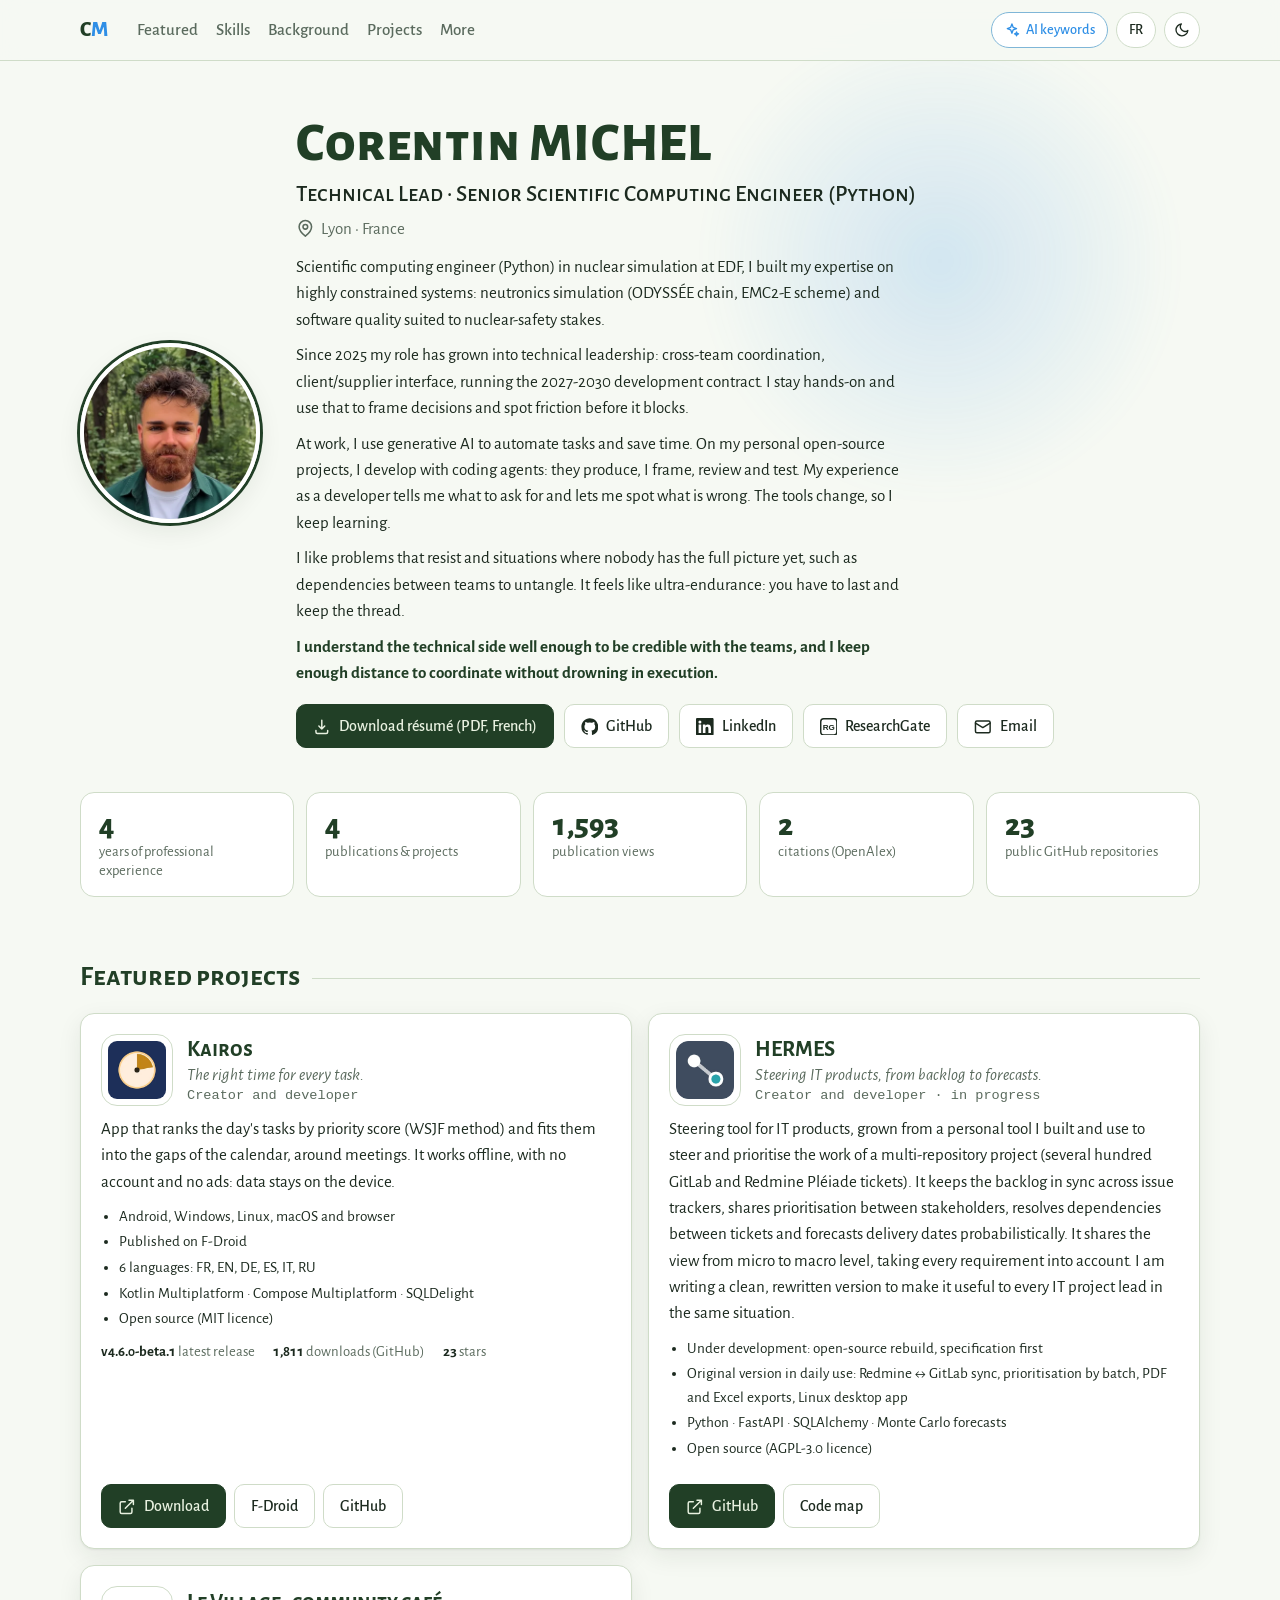
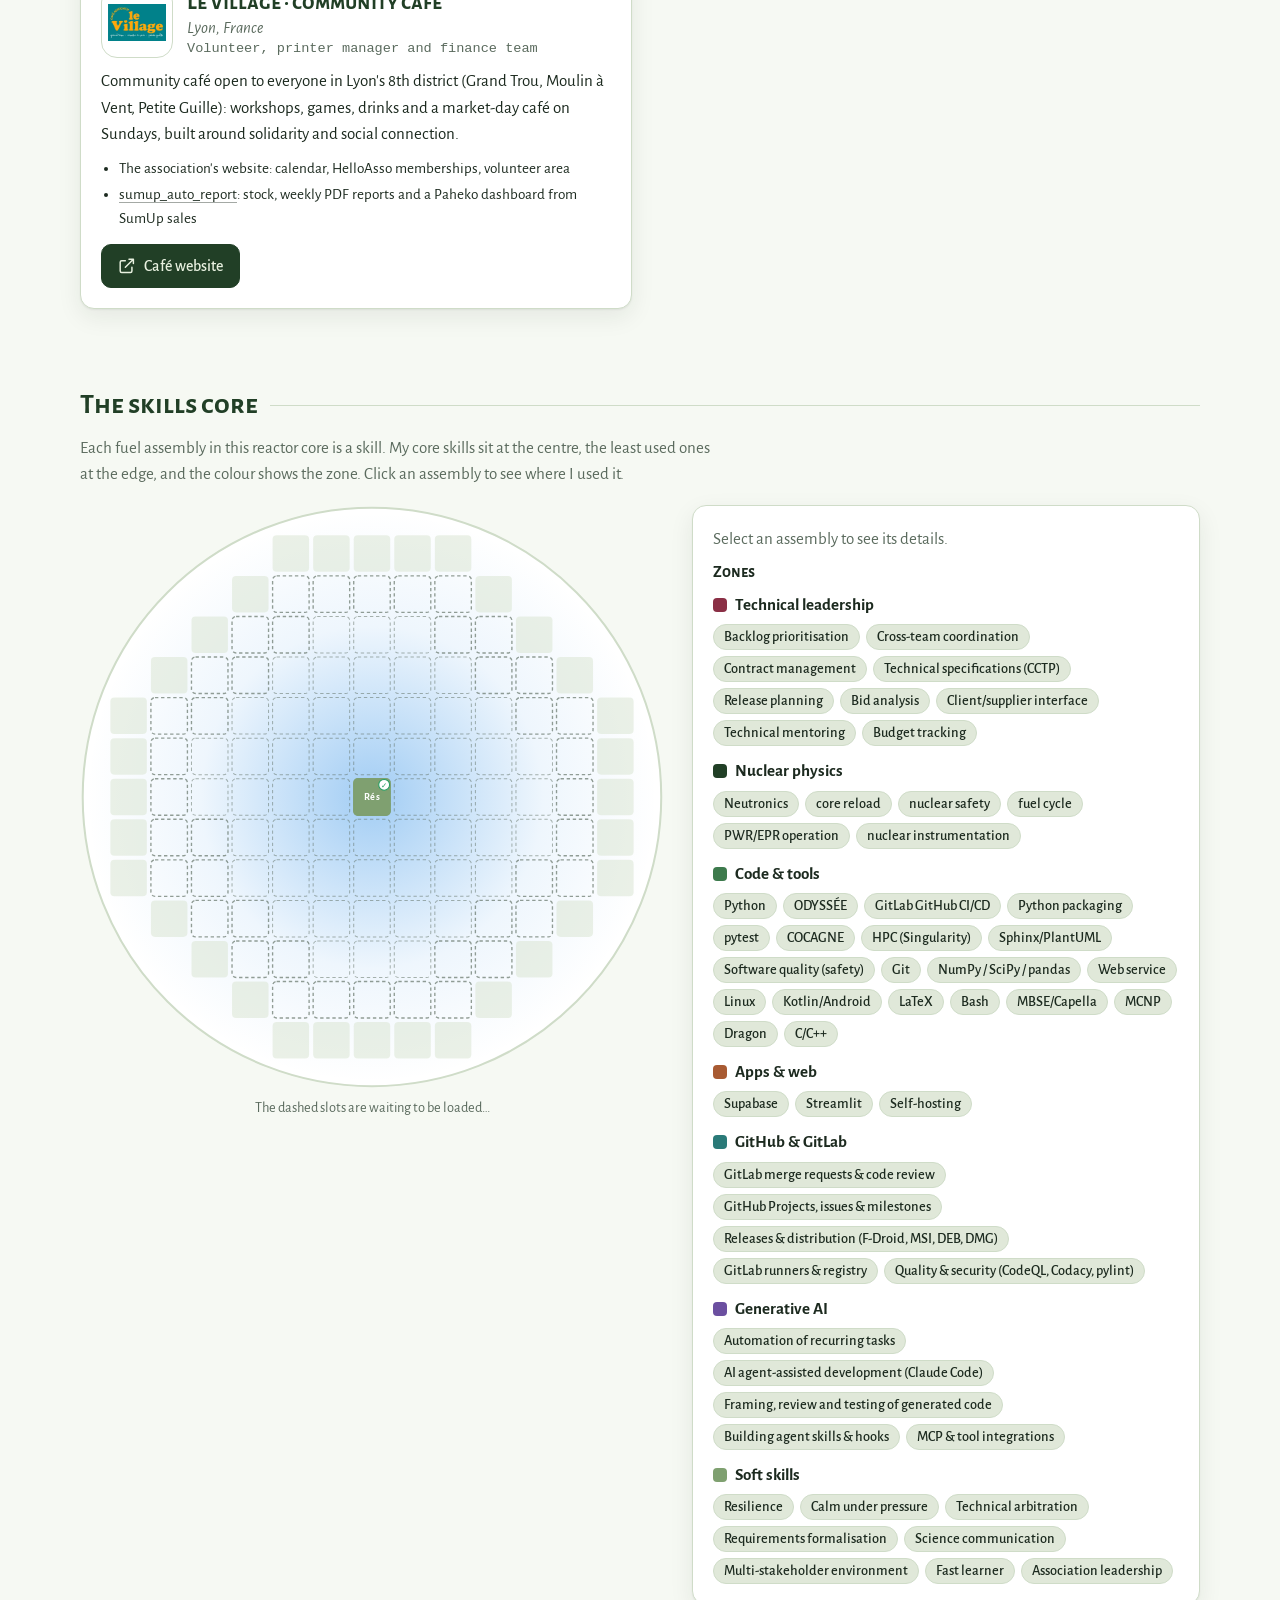
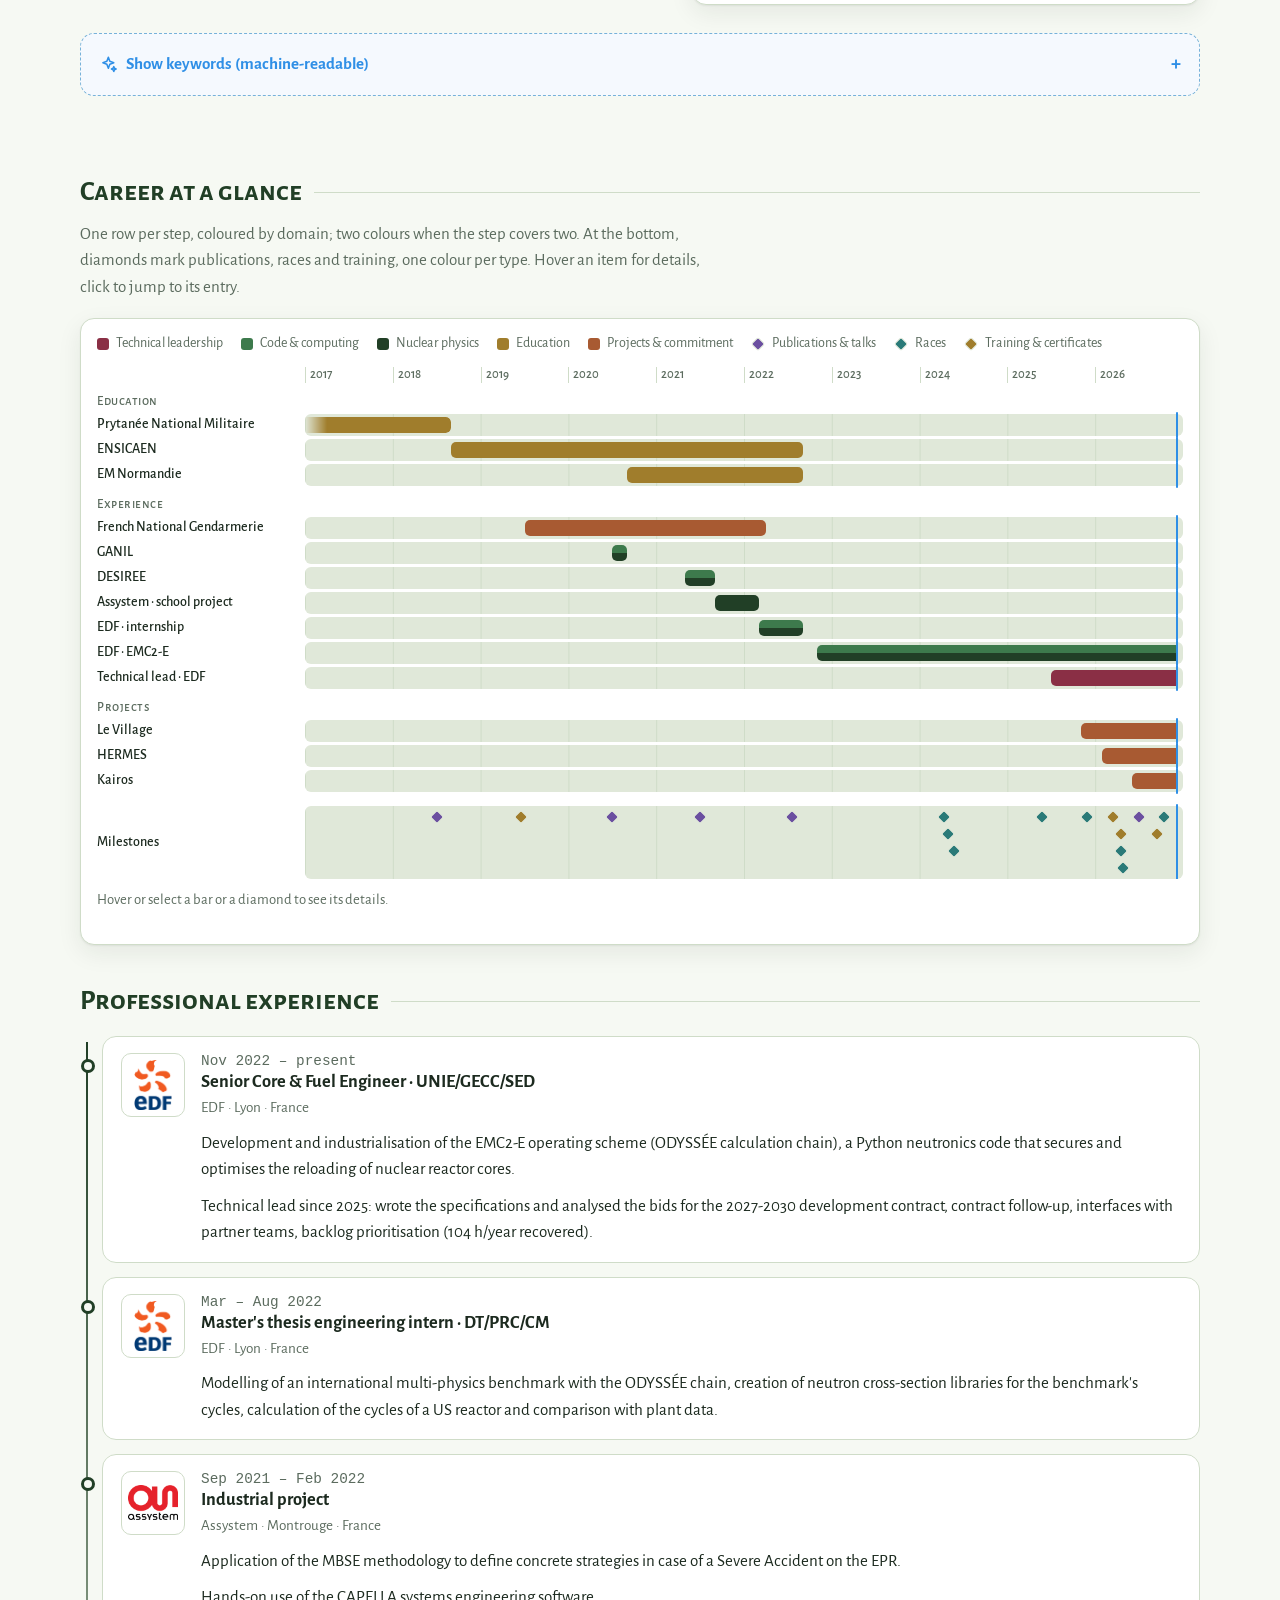
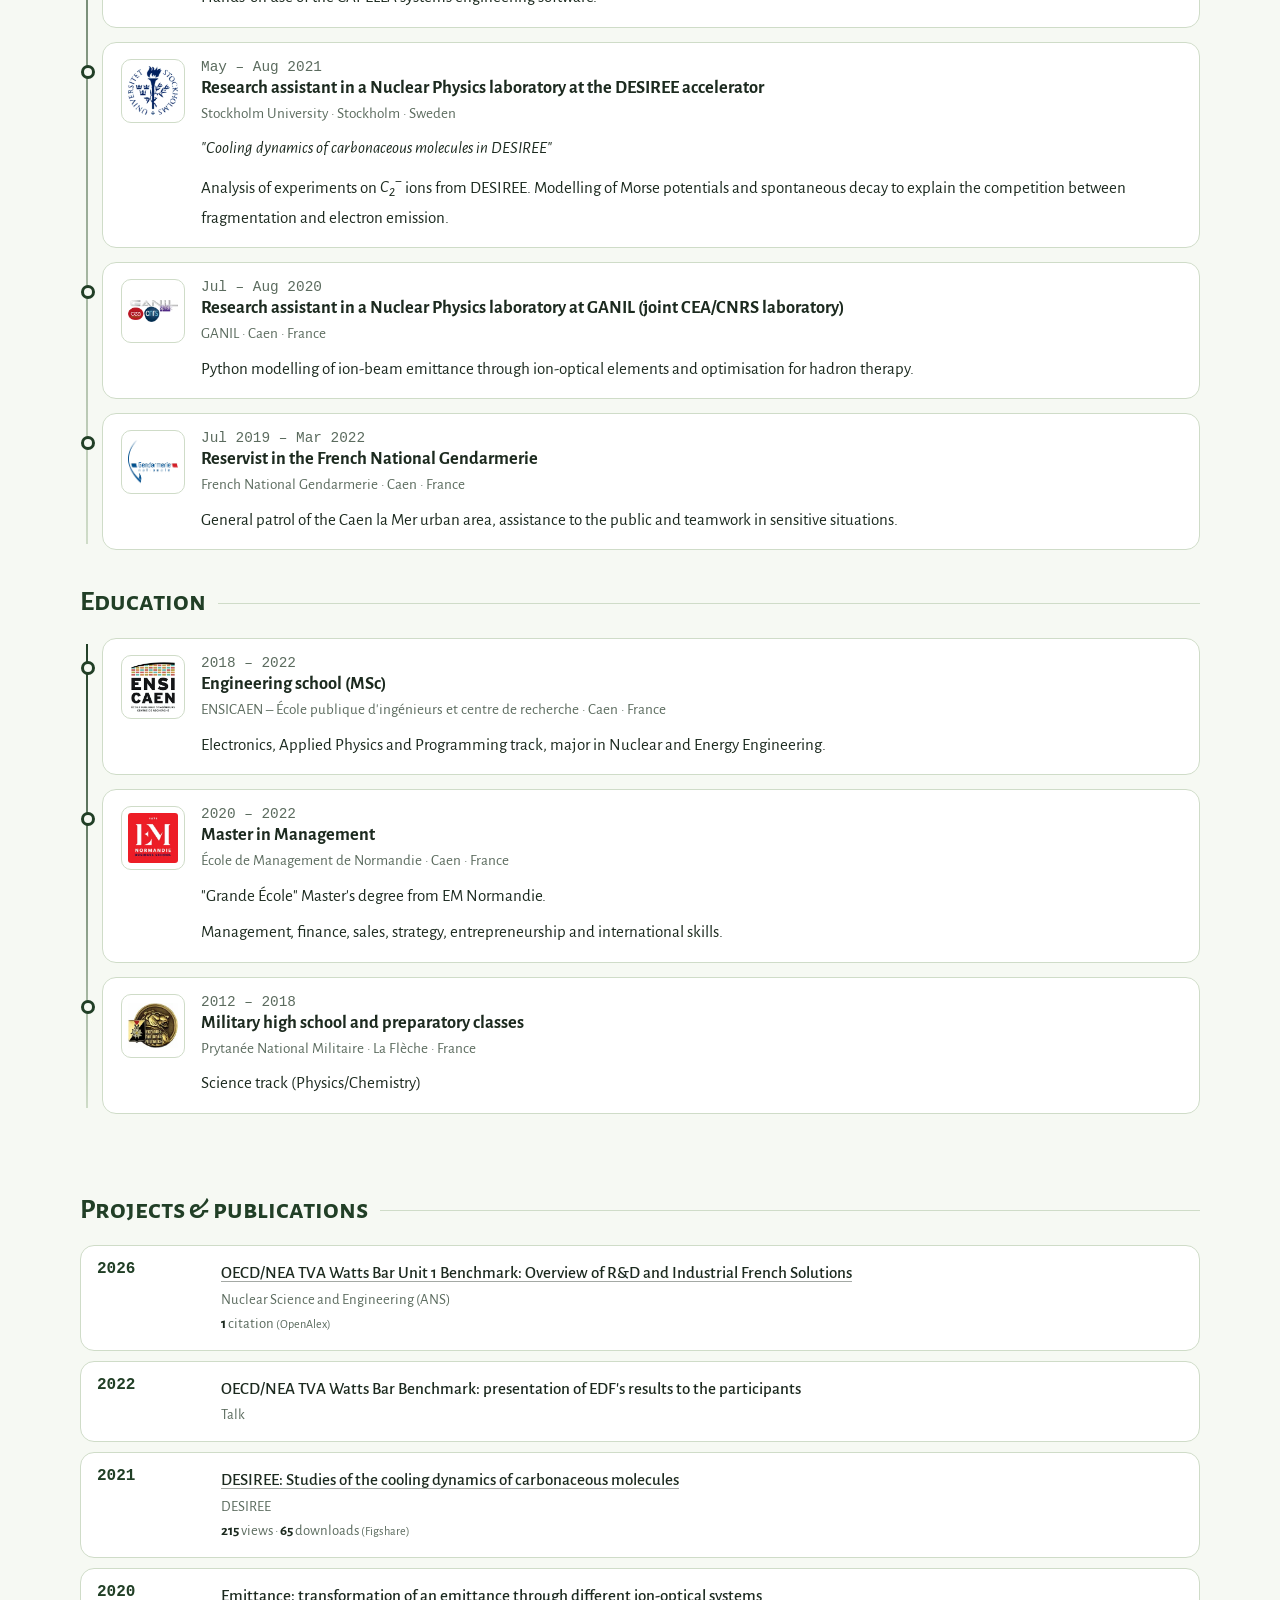
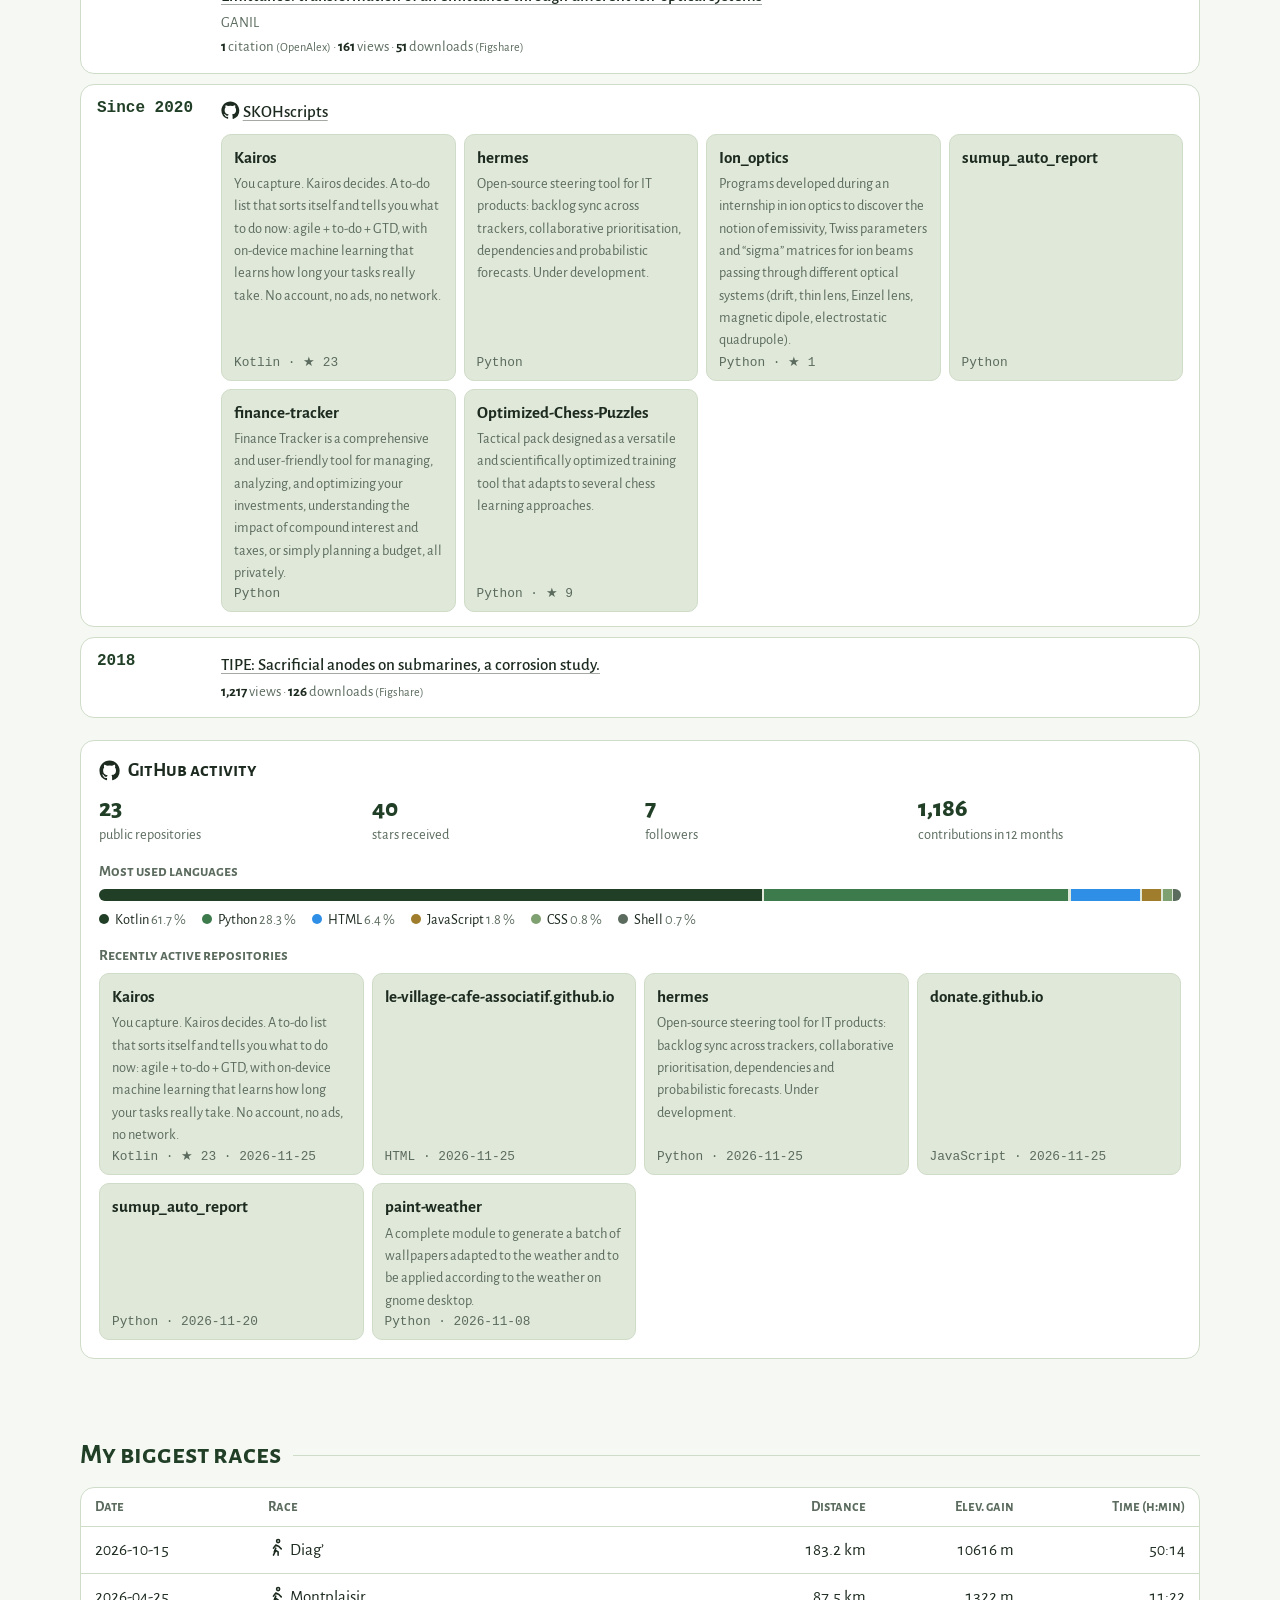
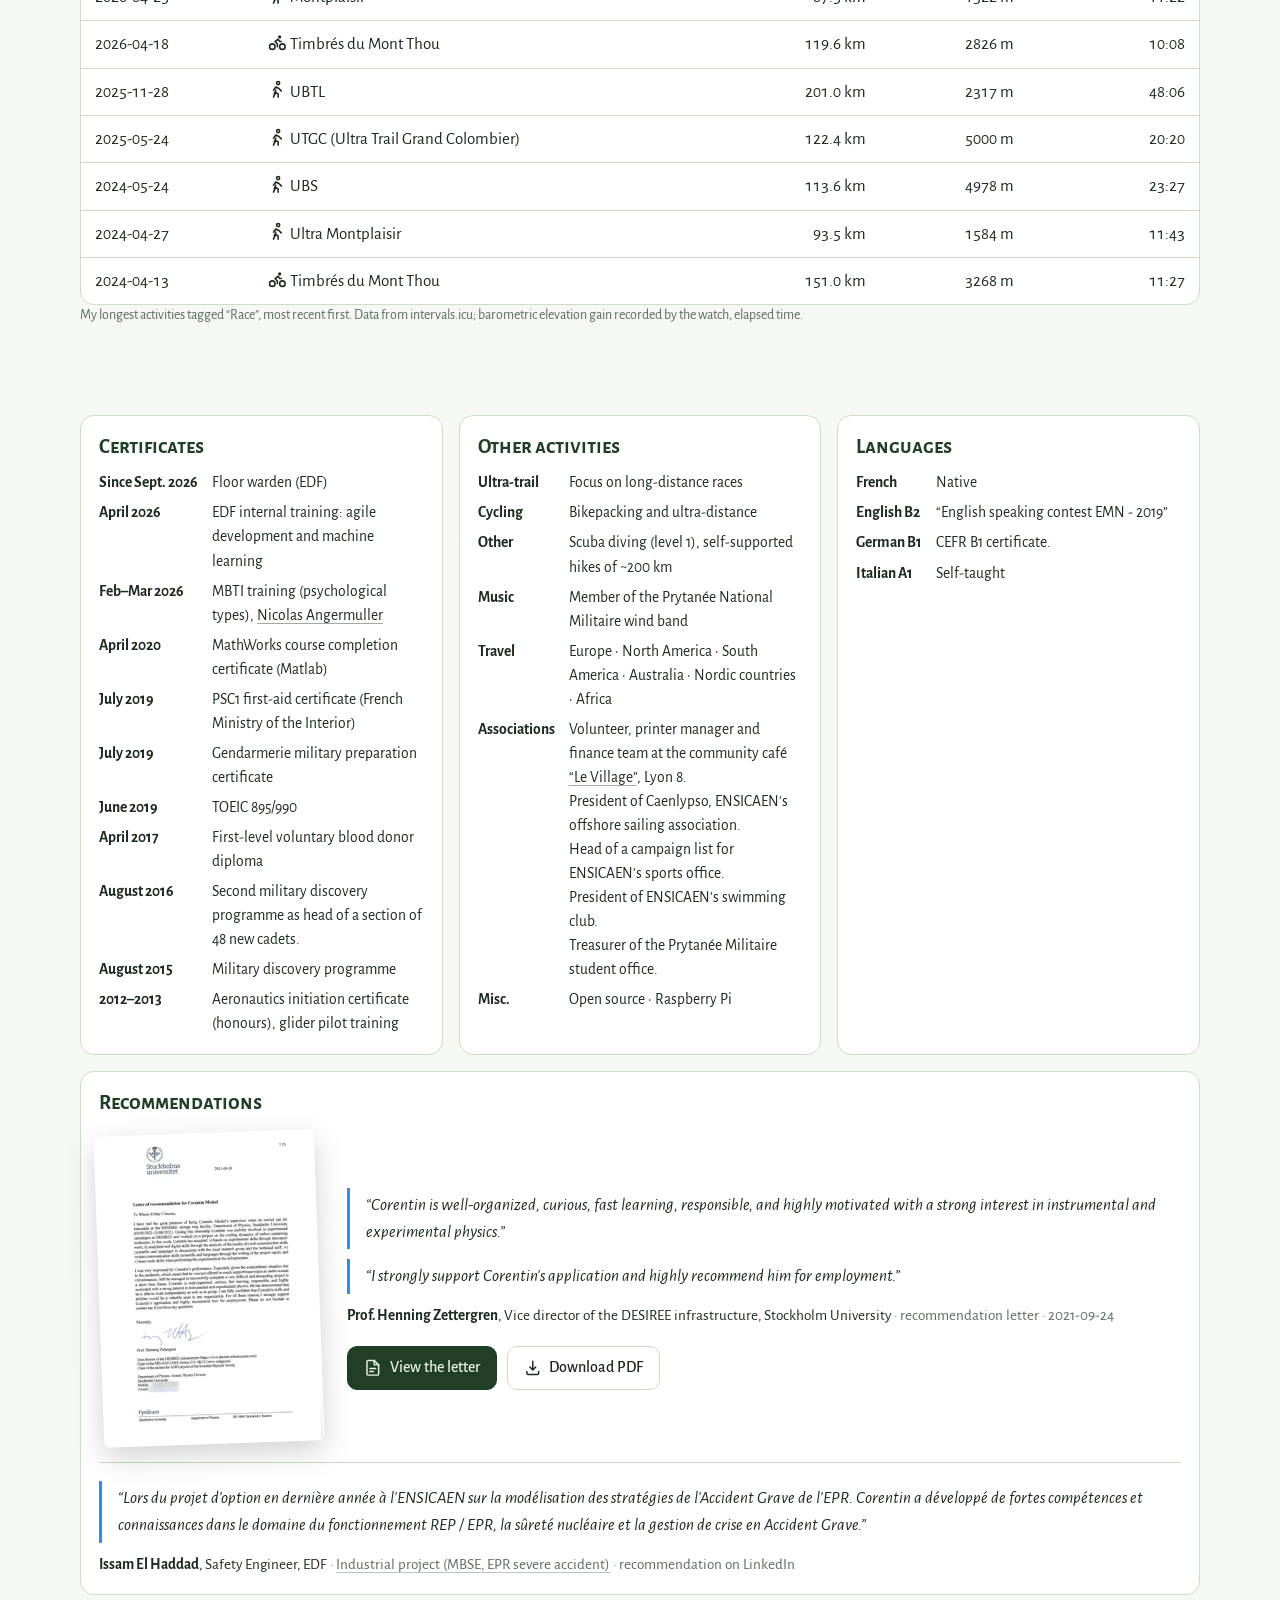
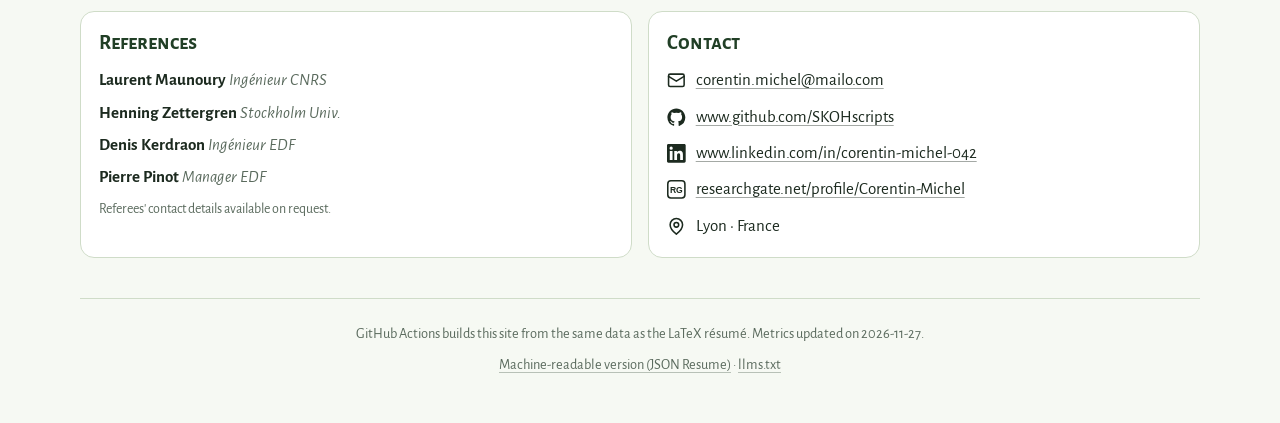
<file: en/index.html>
<!doctype html>
<html lang="en">
<head>
<meta charset="utf-8">
<meta name="viewport" content="width=device-width, initial-scale=1">
<title>Corentin Michel · Technical Lead · Senior Scientific Computing Engineer (Python)</title>
<meta name="description" content="Résumé of Corentin Michel, senior scientific computing engineer (Python), reactor physicist and technical lead at EDF (ODYSSÉE chain, EMC2-E) in Lyon, France: experience, skills, publications and recommendation letter.">
<meta name="author" content="Corentin Michel">
<meta name="keywords" content="Python, scientific computing, neutronics, reactor physics, modelling, simulation, high-performance computing (HPC), code industrialisation, technical leadership, project management, call for tenders, technical specifications, bid analysis, contract management, technical debt, release planning, budget tracking, mentoring, cross-team coordination, client/supplier interface, stakeholder management, technical writing, continuous learning, nuclear reactors, nuclear safety, reactor core, nuclear physics, core reload, PWR/EPR operation, software quality, multi-physics benchmark, OECD/NEA, ODYSSÉE, EMC2-E, MCNP, Dragon, COCAGNE, Linux, Git, LaTeX, C/C++, open source, MBSE, Capella, GitHub Actions, GitLab CI/CD, CI/CD, Claude Code, generative AI, AI agents, code review, automation, MCP, Android, Supabase, Streamlit, EDF, ENSICAEN, GANIL, CEA/CNRS, Stockholm University, EM Normandie">
<link rel="canonical" href="https://skohscripts.github.io/en/">
<link rel="alternate" hreflang="fr" href="https://skohscripts.github.io/">
<link rel="alternate" hreflang="en" href="https://skohscripts.github.io/en/">
<link rel="alternate" hreflang="x-default" href="https://skohscripts.github.io/">
<link rel="alternate" type="application/json" title="JSON Resume" href="../en/cv.json">
<meta property="og:type" content="profile">
<meta property="og:title" content="Corentin Michel · Technical Lead · Senior Scientific Computing Engineer (Python)">
<meta property="og:description" content="Résumé of Corentin Michel, senior scientific computing engineer (Python), reactor physicist and technical lead at EDF (ODYSSÉE chain, EMC2-E) in Lyon, France: experience, skills, publications and recommendation letter.">
<meta property="og:url" content="https://skohscripts.github.io/en/">
<meta property="og:image" content="https://skohscripts.github.io/assets/img/photo.webp">
<meta property="og:locale" content="en_GB">
<meta name="twitter:card" content="summary">
<meta name="theme-color" content="#213F26">
<link rel="icon" href="../assets/img/favicon.svg" type="image/svg+xml">
<link rel="preconnect" href="https://fonts.googleapis.com">
<link rel="preconnect" href="https://fonts.gstatic.com" crossorigin>
<link rel="stylesheet" href="https://fonts.googleapis.com/css2?family=Alegreya+Sans:ital,wght@0,400;0,500;0,700;0,800;1,400&family=Alegreya+Sans+SC:wght@500;700&display=swap">
<link rel="stylesheet" href="../assets/css/main.css">
<script>
  // Thème appliqué avant le rendu (évite le flash) ; JS activé → animations.
  (function () {
    var d = document.documentElement; d.classList.add("js");
    try { var th = localStorage.getItem("theme"); if (th) d.setAttribute("data-theme", th); } catch (e) {}
  })();
</script>
<script type="application/ld+json">
{
 "@context": "https://schema.org",
 "@graph": [
  {
   "@type": "Person",
   "@id": "https://skohscripts.github.io/#me",
   "name": "Corentin Michel",
   "jobTitle": "Technical Lead · Senior Scientific Computing Engineer (Python)",
   "description": "Since 2025 I have been the technical lead within my team: follow-up of the development contract, specifications and bid analysis for 2027-2030, coordination with the other teams, technical debt. I rely on hands-on development: I write and industrialise Python neutronics code that secures and optimises nuclear reactor core reloads (ODYSSÉE calculation chain, EMC2-E operating scheme). I automate tasks at work with generative AI; on my open-source projects, I develop with coding agents whose output I review and test. Involved in associations, open source and Linux.",
   "url": "https://skohscripts.github.io/",
   "image": "https://skohscripts.github.io/assets/img/photo.webp",
   "address": {
    "@type": "PostalAddress",
    "addressLocality": "Lyon",
    "addressCountry": "FR"
   },
   "worksFor": {
    "@type": "Organization",
    "name": "EDF"
   },
   "alumniOf": [
    {
     "@type": "EducationalOrganization",
     "name": "ENSICAEN"
    },
    {
     "@type": "EducationalOrganization",
     "name": "École de Management de Normandie"
    },
    {
     "@type": "EducationalOrganization",
     "name": "Prytanée National Militaire"
    }
   ],
   "knowsAbout": [
    "Resilience",
    "Calm under pressure",
    "Backlog prioritisation",
    "Cross-team coordination",
    "Neutronics",
    "Python",
    "Contract management",
    "core reload",
    "Technical arbitration",
    "Technical specifications (CCTP)",
    "Release planning",
    "Bid analysis",
    "ODYSSÉE",
    "nuclear safety",
    "GitLab GitHub CI/CD",
    "Requirements formalisation",
    "Science communication",
    "Automation of recurring tasks",
    "AI agent-assisted development (Claude Code)",
    "Multi-stakeholder environment",
    "Fast learner",
    "GitLab merge requests & code review",
    "Client/supplier interface",
    "Technical mentoring",
    "Budget tracking",
    "fuel cycle",
    "PWR/EPR operation",
    "Python packaging",
    "pytest",
    "COCAGNE",
    "HPC (Singularity)",
    "Framing, review and testing of generated code",
    "Sphinx/PlantUML",
    "Software quality (safety)",
    "Association leadership",
    "GitHub Projects, issues & milestones",
    "Git",
    "NumPy / SciPy / pandas",
    "Web service",
    "Linux",
    "Kotlin/Android",
    "Releases & distribution (F-Droid, MSI, DEB, DMG)",
    "GitLab runners & registry",
    "Quality & security (CodeQL, Codacy, pylint)",
    "Building agent skills & hooks",
    "MCP & tool integrations",
    "Supabase",
    "Streamlit",
    "Self-hosting",
    "LaTeX",
    "Bash",
    "MBSE/Capella",
    "nuclear instrumentation",
    "MCNP",
    "Dragon",
    "C/C++",
    "scientific computing",
    "neutronics",
    "reactor physics",
    "modelling",
    "simulation",
    "high-performance computing (HPC)",
    "code industrialisation",
    "technical leadership",
    "project management",
    "call for tenders",
    "technical specifications",
    "bid analysis",
    "contract management",
    "technical debt",
    "release planning",
    "budget tracking",
    "mentoring",
    "cross-team coordination",
    "client/supplier interface",
    "stakeholder management",
    "technical writing",
    "continuous learning",
    "nuclear reactors",
    "reactor core",
    "nuclear physics",
    "software quality",
    "multi-physics benchmark",
    "OECD/NEA",
    "EMC2-E",
    "open source",
    "MBSE",
    "Capella",
    "GitHub Actions",
    "GitLab CI/CD",
    "CI/CD",
    "Claude Code",
    "generative AI",
    "AI agents",
    "code review",
    "automation",
    "MCP",
    "Android",
    "EDF",
    "ENSICAEN",
    "GANIL",
    "CEA/CNRS",
    "Stockholm University",
    "EM Normandie"
   ],
   "knowsLanguage": [
    "French",
    "English",
    "German",
    "Italian"
   ],
   "sameAs": [
    "https://github.com/SKOHscripts",
    "https://www.linkedin.com/in/corentin-michel-042",
    "https://www.researchgate.net/profile/Corentin-Michel",
    "https://mastodon.social/@Niitneroc"
   ]
  },
  {
   "@type": "ScholarlyArticle",
   "headline": "OECD/NEA TVA Watts Bar Unit 1 Benchmark: Overview of R&D and Industrial French Solutions",
   "url": "https://doi.org/10.1080/00295639.2026.2624993",
   "datePublished": "2026",
   "author": {
    "@id": "https://skohscripts.github.io/#me"
   }
  },
  {
   "@type": "ScholarlyArticle",
   "headline": "DESIREE: Studies of the cooling dynamics of carbonaceous molecules",
   "url": "https://doi.org/10.6084/m9.figshare.15276429",
   "datePublished": "2021",
   "author": {
    "@id": "https://skohscripts.github.io/#me"
   }
  },
  {
   "@type": "ScholarlyArticle",
   "headline": "Emittance: transformation of an emittance through different ion-optical systems",
   "url": "https://doi.org/10.6084/m9.figshare.14754027",
   "datePublished": "2020",
   "author": {
    "@id": "https://skohscripts.github.io/#me"
   }
  },
  {
   "@type": "ScholarlyArticle",
   "headline": "TIPE: Sacrificial anodes on submarines, a corrosion study.",
   "url": "https://doi.org/10.6084/m9.figshare.14909847.v1",
   "datePublished": "2018",
   "author": {
    "@id": "https://skohscripts.github.io/#me"
   }
  }
 ]
}
</script>
</head>
<body>
<a class="skip" href="#main">Skip to content</a>

<header class="topbar">
  <nav class="topbar__inner" aria-label="Navigation">
    <a class="brand" href="#top" aria-label="Corentin Michel">C<span>M</span></a>
    <ul class="topbar__links">
      <li><a href="#phares">Featured</a></li>
      <li><a href="#core">Skills</a></li>
      <li><a href="#parcours">Background</a></li>
      <li><a href="#projets">Projects</a></li>
      <li><a href="#plus">More</a></li>
    </ul>
    <div class="topbar__actions">
      <button class="chip chip--accent" type="button" data-action="reveal-keywords"><svg class="icon" viewBox="0 0 24 24" aria-hidden="true" fill="none" stroke="currentColor" stroke-width="2" stroke-linecap="round" stroke-linejoin="round"><path d="M12 3l1.9 5.1L19 10l-5.1 1.9L12 17l-1.9-5.1L5 10l5.1-1.9L12 3ZM19 15l.9 2.1L22 18l-2.1.9L19 21l-.9-2.1L16 18l2.1-.9L19 15Z"/></svg><span>AI keywords</span></button>
      <a class="chip" href="../" hreflang="fr" lang="fr" title="Français">FR</a>
      <button class="chip chip--icon" type="button" data-action="theme" aria-label="Toggle theme" title="Toggle theme"><svg class="icon icon--moon" viewBox="0 0 24 24" aria-hidden="true" fill="none" stroke="currentColor" stroke-width="2" stroke-linecap="round" stroke-linejoin="round"><path d="M21 12.8A9 9 0 1 1 11.2 3a7 7 0 0 0 9.8 9.8Z"/></svg><svg class="icon icon--sun" viewBox="0 0 24 24" aria-hidden="true" fill="none" stroke="currentColor" stroke-width="2" stroke-linecap="round" stroke-linejoin="round"><circle cx="12" cy="12" r="4"/><path d="M12 2v2m0 16v2M4.9 4.9l1.4 1.4m11.4 11.4 1.4 1.4M2 12h2m16 0h2M4.9 19.1l1.4-1.4M17.7 6.3l1.4-1.4"/></svg></button>
    </div>
  </nav>
</header>

<main id="main">
<!-- ============================== EN-TÊTE ============================== -->
<section class="hero" id="top">
  <div class="hero__glow" aria-hidden="true"></div>
  <img class="hero__photo" src="../assets/img/photo.webp" alt="Corentin Michel" width="180" height="180">
  <div class="hero__text">
    <h1 class="hero__name">Corentin MICHEL</h1>
    <p class="hero__title">Technical Lead · Senior Scientific Computing Engineer (Python)</p>
    <p class="hero__place"><svg class="icon" viewBox="0 0 24 24" aria-hidden="true" fill="none" stroke="currentColor" stroke-width="2" stroke-linecap="round" stroke-linejoin="round"><path d="M20 10c0 6-8 12-8 12S4 16 4 10a8 8 0 0 1 16 0Z"/><circle cx="12" cy="10" r="3"/></svg> Lyon · France</p>
    <div class="hero__summary"><p>Scientific computing engineer (Python) in nuclear simulation at EDF, I built my expertise on highly constrained systems: neutronics simulation (ODYSSÉE chain, EMC2-E scheme) and software quality suited to nuclear-safety stakes.</p><p>Since 2025 my role has grown into technical leadership: cross-team coordination, client/supplier interface, running the 2027-2030 development contract. I stay hands-on and use that to frame decisions and spot friction before it blocks.</p><p>At work, I use generative AI to automate tasks and save time. On my personal open-source projects, I develop with coding agents: they produce, I frame, review and test. My experience as a developer tells me what to ask for and lets me spot what is wrong. The tools change, so I keep learning.</p><p>I like problems that resist and situations where nobody has the full picture yet, such as dependencies between teams to untangle. It feels like ultra-endurance: you have to last and keep the thread.</p><p><strong>I understand the technical side well enough to be credible with the teams, and I keep enough distance to coordinate without drowning in execution.</strong></p></div>
    <div class="hero__actions">
      <a class="btn btn--primary" href="../Corentin_Michel_CV.pdf" download><svg class="icon" viewBox="0 0 24 24" aria-hidden="true" fill="none" stroke="currentColor" stroke-width="2" stroke-linecap="round" stroke-linejoin="round"><path d="M12 3v12m0 0-4-4m4 4 4-4M4 17v2a2 2 0 0 0 2 2h12a2 2 0 0 0 2-2v-2"/></svg>Download résumé (PDF, French)</a>
      <a class="btn" href="https://github.com/SKOHscripts" rel="me noopener"><svg class="icon" viewBox="0 0 24 24" aria-hidden="true"><path fill="currentColor" d="M12 .5C5.65.5.5 5.65.5 12a11.5 11.5 0 0 0 7.86 10.92c.58.1.79-.25.79-.56v-2c-3.2.7-3.87-1.37-3.87-1.37-.52-1.33-1.28-1.69-1.28-1.69-1.04-.71.08-.7.08-.7 1.15.08 1.76 1.19 1.76 1.19 1.03 1.76 2.69 1.25 3.35.96.1-.75.4-1.25.73-1.54-2.55-.29-5.24-1.28-5.24-5.68 0-1.26.45-2.28 1.18-3.09-.12-.29-.51-1.46.11-3.04 0 0 .97-.31 3.17 1.18a11 11 0 0 1 5.77 0c2.2-1.49 3.17-1.18 3.17-1.18.62 1.58.23 2.75.11 3.04.74.81 1.18 1.83 1.18 3.09 0 4.41-2.69 5.38-5.25 5.67.41.36.78 1.06.78 2.14v3.17c0 .31.21.67.8.56A11.5 11.5 0 0 0 23.5 12C23.5 5.65 18.35.5 12 .5Z"/></svg>GitHub</a>
      <a class="btn" href="https://www.linkedin.com/in/corentin-michel-042" rel="me noopener"><svg class="icon" viewBox="0 0 24 24" aria-hidden="true"><path fill="currentColor" d="M20.45 20.45h-3.55v-5.57c0-1.33-.03-3.04-1.85-3.04-1.86 0-2.14 1.45-2.14 2.94v5.67H9.35V9h3.41v1.56h.05c.48-.9 1.64-1.85 3.37-1.85 3.6 0 4.27 2.37 4.27 5.46v6.28ZM5.34 7.43a2.06 2.06 0 1 1 0-4.12 2.06 2.06 0 0 1 0 4.12ZM7.12 20.45H3.56V9h3.56v11.45ZM22.22 0H1.77C.79 0 0 .77 0 1.73v20.54C0 23.23.79 24 1.77 24h20.45c.98 0 1.78-.77 1.78-1.73V1.73C24 .77 23.2 0 22.22 0Z"/></svg>LinkedIn</a>
      <a class="btn" href="https://www.researchgate.net/profile/Corentin-Michel" rel="me noopener"><svg class="icon" viewBox="0 0 24 24" aria-hidden="true"><rect x="1" y="1" width="22" height="22" rx="4" fill="none" stroke="currentColor" stroke-width="2"/><text x="12" y="16.5" text-anchor="middle" font-size="11" font-weight="700" font-family="sans-serif" fill="currentColor">RG</text></svg>ResearchGate</a>
      <a class="btn" data-email-user="lehcim.nitneroc" data-email-domain="moc.oliam" href="#contact"><svg class="icon" viewBox="0 0 24 24" aria-hidden="true" fill="none" stroke="currentColor" stroke-width="2" stroke-linecap="round" stroke-linejoin="round"><rect x="2" y="4" width="20" height="16" rx="2"/><path d="m22 7-10 6L2 7"/></svg><span>Email</span></a>
    </div>
  </div>
</section>

<section class="counters" aria-label="Chiffres clés">
  <div class="counter fade-in">
    <span class="counter__value" data-count="4">4</span>
    <span class="counter__label">years of professional experience</span>
  </div>
  <div class="counter fade-in">
    <span class="counter__value" data-count="4">4</span>
    <span class="counter__label">publications &amp; projects</span>
  </div>
  <div class="counter fade-in">
    <span class="counter__value" data-count="1593">1,593</span>
    <span class="counter__label">publication views</span>
  </div>
  <div class="counter fade-in">
    <span class="counter__value" data-count="2">2</span>
    <span class="counter__label">citations (OpenAlex)</span>
  </div>
  <div class="counter fade-in">
    <span class="counter__value" data-count="23">23</span>
    <span class="counter__label">public GitHub repositories</span>
  </div>
</section>

<!-- ============================ PROJETS PHARES ============================ -->
<section class="section" id="phares" aria-labelledby="featured-title">
  <h2 class="section__title fade-in" id="featured-title">Featured projects</h2>
  <div class="featured">
    <article class="feat fade-in" id="feat-kairos">
      <header class="feat__head">
<img class="feat__logo" src="../assets/img/featured/kairos.webp" alt="" loading="lazy">        <div>
          <h3 class="feat__name">Kairos</h3>
          <p class="feat__tagline">The right time for every task.</p>
          <p class="feat__role">Creator and developer</p>
        </div>
      </header>
      <p>App that ranks the day&#39;s tasks by priority score (WSJF method) and fits them into the gaps of the calendar, around meetings. It works offline, with no account and no ads: data stays on the device.</p>
      <ul class="feat__facts"><li>Android, Windows, Linux, macOS and browser</li><li>Published on F-Droid</li><li>6 languages: FR, EN, DE, ES, IT, RU</li><li>Kotlin Multiplatform · Compose Multiplatform · SQLDelight</li><li>Open source (MIT licence)</li></ul>
      <p class="feat__stats">
<span><strong>v4.6.0-beta.1</strong> latest release</span><span><strong data-count="1811">1,811</strong> downloads (GitHub)</span><span><strong data-count="23">23</strong> stars</span>      </p>
      <div class="feat__links">
<a class="btn btn--primary" href="https://skohscripts.github.io/Kairos/"><svg class="icon" viewBox="0 0 24 24" aria-hidden="true" fill="none" stroke="currentColor" stroke-width="2" stroke-linecap="round" stroke-linejoin="round"><path d="M15 3h6v6m0-6L10 14M19 14v5a2 2 0 0 1-2 2H5a2 2 0 0 1-2-2V7a2 2 0 0 1 2-2h5"/></svg>Download</a><a class="btn" href="https://f-droid.org/packages/com.skohscripts.kairos/">F-Droid</a><a class="btn" href="https://github.com/SKOHscripts/Kairos">GitHub</a>      </div>
    </article>
    <article class="feat fade-in" id="feat-hermes">
      <header class="feat__head">
<img class="feat__logo" src="../assets/img/featured/hermes.webp" alt="" loading="lazy">        <div>
          <h3 class="feat__name">HERMES</h3>
          <p class="feat__tagline">Steering IT products, from backlog to forecasts.</p>
          <p class="feat__role">Creator and developer · in progress</p>
        </div>
      </header>
      <p>Steering tool for IT products, grown from a personal tool I built and use to steer and prioritise the work of a multi-repository project (several hundred GitLab and Redmine Pléiade tickets). It keeps the backlog in sync across issue trackers, shares prioritisation between stakeholders, resolves dependencies between tickets and forecasts delivery dates probabilistically. It shares the view from micro to macro level, taking every requirement into account. I am writing a clean, rewritten version to make it useful to every IT project lead in the same situation.</p>
      <ul class="feat__facts"><li>Under development: open-source rebuild, specification first</li><li>Original version in daily use: Redmine ↔ GitLab sync, prioritisation by batch, PDF and Excel exports, Linux desktop app</li><li>Python · FastAPI · SQLAlchemy · Monte Carlo forecasts</li><li>Open source (AGPL-3.0 licence)</li></ul>
      <p class="feat__stats">
      </p>
      <div class="feat__links">
<a class="btn btn--primary" href="https://github.com/SKOHscripts/hermes"><svg class="icon" viewBox="0 0 24 24" aria-hidden="true" fill="none" stroke="currentColor" stroke-width="2" stroke-linecap="round" stroke-linejoin="round"><path d="M15 3h6v6m0-6L10 14M19 14v5a2 2 0 0 1-2 2H5a2 2 0 0 1-2-2V7a2 2 0 0 1 2-2h5"/></svg>GitHub</a><a class="btn" href="https://skohscripts.github.io/hermes/code/">Code map</a>      </div>
    </article>
    <article class="feat fade-in" id="feat-levillage">
      <header class="feat__head">
<img class="feat__logo" src="../assets/img/featured/levillage.webp" alt="" loading="lazy">        <div>
          <h3 class="feat__name">Le Village · community café</h3>
          <p class="feat__tagline">Lyon, France</p>
          <p class="feat__role">Volunteer, printer manager and finance team</p>
        </div>
      </header>
      <p>Community café open to everyone in Lyon&#39;s 8th district (Grand Trou, Moulin à Vent, Petite Guille): workshops, games, drinks and a market-day café on Sundays, built around solidarity and social connection.</p>
      <ul class="feat__facts"><li>The association's website: calendar, HelloAsso memberships, volunteer area</li><li><a href="https://github.com/SKOHscripts/sumup_auto_report">sumup_auto_report</a>: stock, weekly PDF reports and a Paheko dashboard from SumUp sales</li></ul>
      <div class="feat__links">
<a class="btn btn--primary" href="https://cafe-levillage.org/"><svg class="icon" viewBox="0 0 24 24" aria-hidden="true" fill="none" stroke="currentColor" stroke-width="2" stroke-linecap="round" stroke-linejoin="round"><path d="M15 3h6v6m0-6L10 14M19 14v5a2 2 0 0 1-2 2H5a2 2 0 0 1-2-2V7a2 2 0 0 1 2-2h5"/></svg>Café website</a>      </div>
    </article>
  </div>
</section>

<!-- ======================= CŒUR DES COMPÉTENCES ======================= -->
<section class="section" id="core" aria-labelledby="core-title">
  <h2 class="section__title fade-in" id="core-title">The skills core</h2>
  <p class="section__intro fade-in">Each fuel assembly in this reactor core is a skill. My core skills sit at the centre, the least used ones at the edge, and the colour shows the zone. Click an assembly to see where I used it.</p>
  <div class="core">
    <div class="core__figure fade-in">
      <svg class="core__svg" viewBox="0 0 864 864" role="group" aria-label="The skills core">
        <defs>
          <radialGradient id="flux" cx="50%" cy="50%" r="50%">
            <stop offset="0%" stop-color="var(--cherenkov)" stop-opacity=".45"/>
            <stop offset="60%" stop-color="var(--cherenkov)" stop-opacity=".08"/>
            <stop offset="100%" stop-color="var(--cherenkov)" stop-opacity="0"/>
          </radialGradient>
        </defs>
        <circle class="core__vessel" cx="431.9" cy="431.9" r="427.9"/>
        <circle class="core__flux" cx="431.9" cy="431.9" r="421.9" fill="url(#flux)"/>
        <rect class="asm-socket" x="404.9" y="404.9" width="54" height="54" rx="6"/>
        <g class="asm asm--soft" data-skill="soft-7" tabindex="0" role="button" aria-label="Resilience" style="--i: 0">
          <title>Resilience</title>
          <rect x="404.9" y="404.9" width="54" height="54" rx="6"/>
          <text x="431.9" y="431.9">Rés</text>
        </g>
        <rect class="asm-socket" x="404.9" y="344.9" width="54" height="54" rx="6"/>
        <g class="asm asm--soft" data-skill="soft-6" tabindex="0" role="button" aria-label="Calm under pressure" style="--i: 1">
          <title>Calm under pressure</title>
          <rect x="404.9" y="344.9" width="54" height="54" rx="6"/>
          <text x="431.9" y="371.9">Calm</text>
        </g>
        <rect class="asm-socket" x="464.9" y="404.9" width="54" height="54" rx="6"/>
        <g class="asm asm--pilot" data-skill="pilot-4" tabindex="0" role="button" aria-label="Backlog prioritisation" style="--i: 2">
          <title>Backlog prioritisation</title>
          <rect x="464.9" y="404.9" width="54" height="54" rx="6"/>
          <text x="491.9" y="431.9">Prio</text>
        </g>
        <rect class="asm-socket" x="404.9" y="464.9" width="54" height="54" rx="6"/>
        <g class="asm asm--pilot" data-skill="pilot-3" tabindex="0" role="button" aria-label="Cross-team coordination" style="--i: 3">
          <title>Cross-team coordination</title>
          <rect x="404.9" y="464.9" width="54" height="54" rx="6"/>
          <text x="431.9" y="491.9">Coord</text>
        </g>
        <rect class="asm-socket" x="344.9" y="404.9" width="54" height="54" rx="6"/>
        <g class="asm asm--phys" data-skill="phys-0" tabindex="0" role="button" aria-label="Neutronics" style="--i: 4">
          <title>Neutronics</title>
          <rect x="344.9" y="404.9" width="54" height="54" rx="6"/>
          <text x="371.9" y="431.9">Neut</text>
        </g>
        <rect class="asm-socket" x="344.9" y="344.9" width="54" height="54" rx="6"/>
        <g class="asm asm--code" data-skill="code-0" tabindex="0" role="button" aria-label="Python" style="--i: 5">
          <title>Python</title>
          <rect x="344.9" y="344.9" width="54" height="54" rx="6"/>
          <text x="371.9" y="371.9">Py</text>
        </g>
        <rect class="asm-socket" x="464.9" y="344.9" width="54" height="54" rx="6"/>
        <g class="asm asm--pilot" data-skill="pilot-0" tabindex="0" role="button" aria-label="Contract management" style="--i: 6">
          <title>Contract management</title>
          <rect x="464.9" y="344.9" width="54" height="54" rx="6"/>
          <text x="491.9" y="371.9">Prest</text>
        </g>
        <rect class="asm-socket" x="464.9" y="464.9" width="54" height="54" rx="6"/>
        <g class="asm asm--phys" data-skill="phys-1" tabindex="0" role="button" aria-label="core reload" style="--i: 7">
          <title>core reload</title>
          <rect x="464.9" y="464.9" width="54" height="54" rx="6"/>
          <text x="491.9" y="491.9">Rech</text>
        </g>
        <rect class="asm-socket" x="344.9" y="464.9" width="54" height="54" rx="6"/>
        <g class="asm asm--soft" data-skill="soft-4" tabindex="0" role="button" aria-label="Technical arbitration" style="--i: 8">
          <title>Technical arbitration</title>
          <rect x="344.9" y="464.9" width="54" height="54" rx="6"/>
          <text x="371.9" y="491.9">Arb</text>
        </g>
        <rect class="asm-socket" x="404.9" y="284.9" width="54" height="54" rx="6"/>
        <g class="asm asm--pilot" data-skill="pilot-1" tabindex="0" role="button" aria-label="Technical specifications (CCTP)" style="--i: 9">
          <title>Technical specifications (CCTP)</title>
          <rect x="404.9" y="284.9" width="54" height="54" rx="6"/>
          <text x="431.9" y="311.9">CCTP</text>
        </g>
        <rect class="asm-socket" x="524.9" y="404.9" width="54" height="54" rx="6"/>
        <g class="asm asm--pilot" data-skill="pilot-5" tabindex="0" role="button" aria-label="Release planning" style="--i: 10">
          <title>Release planning</title>
          <rect x="524.9" y="404.9" width="54" height="54" rx="6"/>
          <text x="551.9" y="431.9">Plan</text>
        </g>
        <rect class="asm-socket" x="404.9" y="524.9" width="54" height="54" rx="6"/>
        <g class="asm asm--pilot" data-skill="pilot-2" tabindex="0" role="button" aria-label="Bid analysis" style="--i: 11">
          <title>Bid analysis</title>
          <rect x="404.9" y="524.9" width="54" height="54" rx="6"/>
          <text x="431.9" y="551.9">AO</text>
        </g>
        <rect class="asm-socket" x="284.9" y="404.9" width="54" height="54" rx="6"/>
        <g class="asm asm--code" data-skill="code-2" tabindex="0" role="button" aria-label="ODYSSÉE" style="--i: 12">
          <title>ODYSSÉE</title>
          <rect x="284.9" y="404.9" width="54" height="54" rx="6"/>
          <text x="311.9" y="431.9">ODY</text>
        </g>
        <rect class="asm-socket" x="284.9" y="344.9" width="54" height="54" rx="6"/>
        <g class="asm asm--phys" data-skill="phys-2" tabindex="0" role="button" aria-label="nuclear safety" style="--i: 13">
          <title>nuclear safety</title>
          <rect x="284.9" y="344.9" width="54" height="54" rx="6"/>
          <text x="311.9" y="371.9">Sûr</text>
        </g>
        <rect class="asm-socket" x="344.9" y="284.9" width="54" height="54" rx="6"/>
        <g class="asm asm--code" data-skill="code-6" tabindex="0" role="button" aria-label="GitLab GitHub CI/CD" style="--i: 14">
          <title>GitLab GitHub CI/CD</title>
          <rect x="344.9" y="284.9" width="54" height="54" rx="6"/>
          <text x="371.9" y="311.9">CI</text>
        </g>
        <rect class="asm-socket" x="464.9" y="284.9" width="54" height="54" rx="6"/>
        <g class="asm asm--soft" data-skill="soft-3" tabindex="0" role="button" aria-label="Requirements formalisation" style="--i: 15">
          <title>Requirements formalisation</title>
          <rect x="464.9" y="284.9" width="54" height="54" rx="6"/>
          <text x="491.9" y="311.9">Req</text>
        </g>
        <rect class="asm-socket" x="524.9" y="344.9" width="54" height="54" rx="6"/>
        <g class="asm asm--soft" data-skill="soft-2" tabindex="0" role="button" aria-label="Science communication" style="--i: 16">
          <title>Science communication</title>
          <rect x="524.9" y="344.9" width="54" height="54" rx="6"/>
          <text x="551.9" y="371.9">Vulg</text>
        </g>
        <rect class="asm-socket" x="524.9" y="464.9" width="54" height="54" rx="6"/>
        <g class="asm asm--ai" data-skill="ai-0" tabindex="0" role="button" aria-label="Automation of recurring tasks" style="--i: 17">
          <title>Automation of recurring tasks</title>
          <rect x="524.9" y="464.9" width="54" height="54" rx="6"/>
          <text x="551.9" y="491.9">Auto</text>
        </g>
        <rect class="asm-socket" x="464.9" y="524.9" width="54" height="54" rx="6"/>
        <g class="asm asm--ai" data-skill="ai-1" tabindex="0" role="button" aria-label="AI agent-assisted development (Claude Code)" style="--i: 18">
          <title>AI agent-assisted development (Claude Code)</title>
          <rect x="464.9" y="524.9" width="54" height="54" rx="6"/>
          <text x="491.9" y="551.9">Agent</text>
        </g>
        <rect class="asm-socket" x="344.9" y="524.9" width="54" height="54" rx="6"/>
        <g class="asm asm--soft" data-skill="soft-0" tabindex="0" role="button" aria-label="Multi-stakeholder environment" style="--i: 19">
          <title>Multi-stakeholder environment</title>
          <rect x="344.9" y="524.9" width="54" height="54" rx="6"/>
          <text x="371.9" y="551.9">Ind</text>
        </g>
        <rect class="asm-socket" x="284.9" y="464.9" width="54" height="54" rx="6"/>
        <g class="asm asm--soft" data-skill="soft-5" tabindex="0" role="button" aria-label="Fast learner" style="--i: 20">
          <title>Fast learner</title>
          <rect x="284.9" y="464.9" width="54" height="54" rx="6"/>
          <text x="311.9" y="491.9">Appr</text>
        </g>
        <rect class="asm-socket" x="284.9" y="284.9" width="54" height="54" rx="6"/>
        <g class="asm asm--devops" data-skill="devops-4" tabindex="0" role="button" aria-label="GitLab merge requests &amp; code review" style="--i: 21">
          <title>GitLab merge requests &amp; code review</title>
          <rect x="284.9" y="284.9" width="54" height="54" rx="6"/>
          <text x="311.9" y="311.9">MR</text>
        </g>
        <rect class="asm-socket" x="524.9" y="284.9" width="54" height="54" rx="6"/>
        <g class="asm asm--pilot" data-skill="pilot-8" tabindex="0" role="button" aria-label="Client/supplier interface" style="--i: 22">
          <title>Client/supplier interface</title>
          <rect x="524.9" y="284.9" width="54" height="54" rx="6"/>
          <text x="551.9" y="311.9">Intf</text>
        </g>
        <rect class="asm-socket" x="524.9" y="524.9" width="54" height="54" rx="6"/>
        <g class="asm asm--pilot" data-skill="pilot-6" tabindex="0" role="button" aria-label="Technical mentoring" style="--i: 23">
          <title>Technical mentoring</title>
          <rect x="524.9" y="524.9" width="54" height="54" rx="6"/>
          <text x="551.9" y="551.9">Ment</text>
        </g>
        <rect class="asm-socket" x="284.9" y="524.9" width="54" height="54" rx="6"/>
        <g class="asm asm--pilot" data-skill="pilot-7" tabindex="0" role="button" aria-label="Budget tracking" style="--i: 24">
          <title>Budget tracking</title>
          <rect x="284.9" y="524.9" width="54" height="54" rx="6"/>
          <text x="311.9" y="551.9">Budg</text>
        </g>
        <rect class="asm-socket" x="404.9" y="224.9" width="54" height="54" rx="6"/>
        <g class="asm asm--phys" data-skill="phys-3" tabindex="0" role="button" aria-label="fuel cycle" style="--i: 25">
          <title>fuel cycle</title>
          <rect x="404.9" y="224.9" width="54" height="54" rx="6"/>
          <text x="431.9" y="251.9">Cyc</text>
        </g>
        <rect class="asm-socket" x="584.9" y="404.9" width="54" height="54" rx="6"/>
        <g class="asm asm--phys" data-skill="phys-5" tabindex="0" role="button" aria-label="PWR/EPR operation" style="--i: 26">
          <title>PWR/EPR operation</title>
          <rect x="584.9" y="404.9" width="54" height="54" rx="6"/>
          <text x="611.9" y="431.9">EPR</text>
        </g>
        <rect class="asm-socket" x="404.9" y="584.9" width="54" height="54" rx="6"/>
        <g class="asm asm--code" data-skill="code-4" tabindex="0" role="button" aria-label="Python packaging" style="--i: 27">
          <title>Python packaging</title>
          <rect x="404.9" y="584.9" width="54" height="54" rx="6"/>
          <text x="431.9" y="611.9">Pkg</text>
        </g>
        <rect class="asm-socket" x="224.9" y="404.9" width="54" height="54" rx="6"/>
        <g class="asm asm--code" data-skill="code-5" tabindex="0" role="button" aria-label="pytest" style="--i: 28">
          <title>pytest</title>
          <rect x="224.9" y="404.9" width="54" height="54" rx="6"/>
          <text x="251.9" y="431.9">Test</text>
        </g>
        <rect class="asm-socket" x="224.9" y="344.9" width="54" height="54" rx="6"/>
        <g class="asm asm--code" data-skill="code-3" tabindex="0" role="button" aria-label="COCAGNE" style="--i: 29">
          <title>COCAGNE</title>
          <rect x="224.9" y="344.9" width="54" height="54" rx="6"/>
          <text x="251.9" y="371.9">CCG</text>
        </g>
        <rect class="asm-socket" x="344.9" y="224.9" width="54" height="54" rx="6"/>
        <g class="asm asm--code" data-skill="code-1" tabindex="0" role="button" aria-label="HPC (Singularity)" style="--i: 30">
          <title>HPC (Singularity)</title>
          <rect x="344.9" y="224.9" width="54" height="54" rx="6"/>
          <text x="371.9" y="251.9">HPC</text>
        </g>
        <rect class="asm-socket" x="464.9" y="224.9" width="54" height="54" rx="6"/>
        <g class="asm asm--ai" data-skill="ai-2" tabindex="0" role="button" aria-label="Framing, review and testing of generated code" style="--i: 31">
          <title>Framing, review and testing of generated code</title>
          <rect x="464.9" y="224.9" width="54" height="54" rx="6"/>
          <text x="491.9" y="251.9">Rev</text>
        </g>
        <rect class="asm-socket" x="584.9" y="344.9" width="54" height="54" rx="6"/>
        <g class="asm asm--code" data-skill="code-7" tabindex="0" role="button" aria-label="Sphinx/PlantUML" style="--i: 32">
          <title>Sphinx/PlantUML</title>
          <rect x="584.9" y="344.9" width="54" height="54" rx="6"/>
          <text x="611.9" y="371.9">Doc</text>
        </g>
        <rect class="asm-socket" x="584.9" y="464.9" width="54" height="54" rx="6"/>
        <g class="asm asm--code" data-skill="code-8" tabindex="0" role="button" aria-label="Software quality (safety)" style="--i: 33">
          <title>Software quality (safety)</title>
          <rect x="584.9" y="464.9" width="54" height="54" rx="6"/>
          <text x="611.9" y="491.9">QL</text>
        </g>
        <rect class="asm-socket" x="464.9" y="584.9" width="54" height="54" rx="6"/>
        <g class="asm asm--soft" data-skill="soft-1" tabindex="0" role="button" aria-label="Association leadership" style="--i: 34">
          <title>Association leadership</title>
          <rect x="464.9" y="584.9" width="54" height="54" rx="6"/>
          <text x="491.9" y="611.9">Asso</text>
        </g>
        <rect class="asm-socket" x="344.9" y="584.9" width="54" height="54" rx="6"/>
        <g class="asm asm--devops" data-skill="devops-2" tabindex="0" role="button" aria-label="GitHub Projects, issues &amp; milestones" style="--i: 35">
          <title>GitHub Projects, issues &amp; milestones</title>
          <rect x="344.9" y="584.9" width="54" height="54" rx="6"/>
          <text x="371.9" y="611.9">Proj</text>
        </g>
        <rect class="asm-socket" x="224.9" y="464.9" width="54" height="54" rx="6"/>
        <g class="asm asm--code" data-skill="code-11" tabindex="0" role="button" aria-label="Git" style="--i: 36">
          <title>Git</title>
          <rect x="224.9" y="464.9" width="54" height="54" rx="6"/>
          <text x="251.9" y="491.9">Git</text>
        </g>
        <rect class="asm-socket" x="224.9" y="284.9" width="54" height="54" rx="6"/>
        <g class="asm asm--code" data-skill="code-9" tabindex="0" role="button" aria-label="NumPy / SciPy / pandas" style="--i: 37">
          <title>NumPy / SciPy / pandas</title>
          <rect x="224.9" y="284.9" width="54" height="54" rx="6"/>
          <text x="251.9" y="311.9">Sci</text>
        </g>
        <rect class="asm-socket" x="284.9" y="224.9" width="54" height="54" rx="6"/>
        <g class="asm asm--code" data-skill="code-10" tabindex="0" role="button" aria-label="Web service" style="--i: 38">
          <title>Web service</title>
          <rect x="284.9" y="224.9" width="54" height="54" rx="6"/>
          <text x="311.9" y="251.9">API</text>
        </g>
        <rect class="asm-socket" x="524.9" y="224.9" width="54" height="54" rx="6"/>
        <g class="asm asm--code" data-skill="code-12" tabindex="0" role="button" aria-label="Linux" style="--i: 39">
          <title>Linux</title>
          <rect x="524.9" y="224.9" width="54" height="54" rx="6"/>
          <text x="551.9" y="251.9">Linux</text>
        </g>
        <rect class="asm-socket" x="584.9" y="284.9" width="54" height="54" rx="6"/>
        <g class="asm asm--code" data-skill="code-13" tabindex="0" role="button" aria-label="Kotlin/Android" style="--i: 40">
          <title>Kotlin/Android</title>
          <rect x="584.9" y="284.9" width="54" height="54" rx="6"/>
          <text x="611.9" y="311.9">Kt</text>
        </g>
        <rect class="asm-socket" x="584.9" y="524.9" width="54" height="54" rx="6"/>
        <g class="asm asm--devops" data-skill="devops-1" tabindex="0" role="button" aria-label="Releases &amp; distribution (F-Droid, MSI, DEB, DMG)" style="--i: 41">
          <title>Releases &amp; distribution (F-Droid, MSI, DEB, DMG)</title>
          <rect x="584.9" y="524.9" width="54" height="54" rx="6"/>
          <text x="611.9" y="551.9">Rel</text>
        </g>
        <rect class="asm-socket" x="524.9" y="584.9" width="54" height="54" rx="6"/>
        <g class="asm asm--devops" data-skill="devops-5" tabindex="0" role="button" aria-label="GitLab runners &amp; registry" style="--i: 42">
          <title>GitLab runners &amp; registry</title>
          <rect x="524.9" y="584.9" width="54" height="54" rx="6"/>
          <text x="551.9" y="611.9">Run</text>
        </g>
        <rect class="asm-socket" x="284.9" y="584.9" width="54" height="54" rx="6"/>
        <g class="asm asm--devops" data-skill="devops-3" tabindex="0" role="button" aria-label="Quality &amp; security (CodeQL, Codacy, pylint)" style="--i: 43">
          <title>Quality &amp; security (CodeQL, Codacy, pylint)</title>
          <rect x="284.9" y="584.9" width="54" height="54" rx="6"/>
          <text x="311.9" y="611.9">QA</text>
        </g>
        <rect class="asm-socket" x="224.9" y="524.9" width="54" height="54" rx="6"/>
        <g class="asm asm--ai" data-skill="ai-3" tabindex="0" role="button" aria-label="Building agent skills &amp; hooks" style="--i: 44">
          <title>Building agent skills &amp; hooks</title>
          <rect x="224.9" y="524.9" width="54" height="54" rx="6"/>
          <text x="251.9" y="551.9">Skill</text>
        </g>
        <rect class="asm-socket" x="404.9" y="164.9" width="54" height="54" rx="6"/>
        <g class="asm asm--ai" data-skill="ai-4" tabindex="0" role="button" aria-label="MCP &amp; tool integrations" style="--i: 45">
          <title>MCP &amp; tool integrations</title>
          <rect x="404.9" y="164.9" width="54" height="54" rx="6"/>
          <text x="431.9" y="191.9">MCP</text>
        </g>
        <rect class="asm-socket" x="644.9" y="404.9" width="54" height="54" rx="6"/>
        <g class="asm asm--app" data-skill="app-0" tabindex="0" role="button" aria-label="Supabase" style="--i: 46">
          <title>Supabase</title>
          <rect x="644.9" y="404.9" width="54" height="54" rx="6"/>
          <text x="671.9" y="431.9">Supa</text>
        </g>
        <rect class="asm-socket" x="404.9" y="644.9" width="54" height="54" rx="6"/>
        <g class="asm asm--app" data-skill="app-1" tabindex="0" role="button" aria-label="Streamlit" style="--i: 47">
          <title>Streamlit</title>
          <rect x="404.9" y="644.9" width="54" height="54" rx="6"/>
          <text x="431.9" y="671.9">Strm</text>
        </g>
        <rect class="asm-socket" x="164.9" y="404.9" width="54" height="54" rx="6"/>
        <g class="asm asm--app" data-skill="app-2" tabindex="0" role="button" aria-label="Self-hosting" style="--i: 48">
          <title>Self-hosting</title>
          <rect x="164.9" y="404.9" width="54" height="54" rx="6"/>
          <text x="191.9" y="431.9">Self</text>
        </g>
        <rect class="asm-socket" x="164.9" y="344.9" width="54" height="54" rx="6"/>
        <g class="asm asm--code" data-skill="code-18" tabindex="0" role="button" aria-label="LaTeX" style="--i: 49">
          <title>LaTeX</title>
          <rect x="164.9" y="344.9" width="54" height="54" rx="6"/>
          <text x="191.9" y="371.9">TeX</text>
        </g>
        <rect class="asm-socket" x="344.9" y="164.9" width="54" height="54" rx="6"/>
        <g class="asm asm--code" data-skill="code-19" tabindex="0" role="button" aria-label="Bash" style="--i: 50">
          <title>Bash</title>
          <rect x="344.9" y="164.9" width="54" height="54" rx="6"/>
          <text x="371.9" y="191.9">Bash</text>
        </g>
        <rect class="asm-socket" x="464.9" y="164.9" width="54" height="54" rx="6"/>
        <g class="asm asm--code" data-skill="code-14" tabindex="0" role="button" aria-label="MBSE/Capella" style="--i: 51">
          <title>MBSE/Capella</title>
          <rect x="464.9" y="164.9" width="54" height="54" rx="6"/>
          <text x="491.9" y="191.9">MBSE</text>
        </g>
        <rect class="asm-socket" x="644.9" y="344.9" width="54" height="54" rx="6"/>
        <g class="asm asm--phys" data-skill="phys-4" tabindex="0" role="button" aria-label="nuclear instrumentation" style="--i: 52">
          <title>nuclear instrumentation</title>
          <rect x="644.9" y="344.9" width="54" height="54" rx="6"/>
          <text x="671.9" y="371.9">Inst</text>
        </g>
        <rect class="asm-socket" x="644.9" y="464.9" width="54" height="54" rx="6"/>
        <g class="asm asm--code" data-skill="code-15" tabindex="0" role="button" aria-label="MCNP" style="--i: 53">
          <title>MCNP</title>
          <rect x="644.9" y="464.9" width="54" height="54" rx="6"/>
          <text x="671.9" y="491.9">MCNP</text>
        </g>
        <rect class="asm-socket" x="464.9" y="644.9" width="54" height="54" rx="6"/>
        <g class="asm asm--code" data-skill="code-16" tabindex="0" role="button" aria-label="Dragon" style="--i: 54">
          <title>Dragon</title>
          <rect x="464.9" y="644.9" width="54" height="54" rx="6"/>
          <text x="491.9" y="671.9">DRG</text>
        </g>
        <rect class="asm-socket" x="344.9" y="644.9" width="54" height="54" rx="6"/>
        <g class="asm asm--code" data-skill="code-17" tabindex="0" role="button" aria-label="C/C++" style="--i: 55">
          <title>C/C++</title>
          <rect x="344.9" y="644.9" width="54" height="54" rx="6"/>
          <text x="371.9" y="671.9">C++</text>
        </g>
        <g class="asm asm--slot" data-slot="scientific computing" style="--i: 56">
          <rect x="164.9" y="464.9" width="54" height="54" rx="6"/>
          <text x="191.9" y="491.9"></text>
        </g>
        <g class="asm asm--slot" data-slot="reactor physics" style="--i: 57">
          <rect x="224.9" y="224.9" width="54" height="54" rx="6"/>
          <text x="251.9" y="251.9"></text>
        </g>
        <g class="asm asm--slot" data-slot="modelling" style="--i: 58">
          <rect x="584.9" y="224.9" width="54" height="54" rx="6"/>
          <text x="611.9" y="251.9"></text>
        </g>
        <g class="asm asm--slot" data-slot="simulation" style="--i: 59">
          <rect x="584.9" y="584.9" width="54" height="54" rx="6"/>
          <text x="611.9" y="611.9"></text>
        </g>
        <g class="asm asm--slot" data-slot="high-performance computing (HPC)" style="--i: 60">
          <rect x="224.9" y="584.9" width="54" height="54" rx="6"/>
          <text x="251.9" y="611.9"></text>
        </g>
        <g class="asm asm--slot" data-slot="code industrialisation" style="--i: 61">
          <rect x="164.9" y="284.9" width="54" height="54" rx="6"/>
          <text x="191.9" y="311.9"></text>
        </g>
        <g class="asm asm--slot" data-slot="technical leadership" style="--i: 62">
          <rect x="284.9" y="164.9" width="54" height="54" rx="6"/>
          <text x="311.9" y="191.9"></text>
        </g>
        <g class="asm asm--slot" data-slot="project management" style="--i: 63">
          <rect x="524.9" y="164.9" width="54" height="54" rx="6"/>
          <text x="551.9" y="191.9"></text>
        </g>
        <g class="asm asm--slot" data-slot="call for tenders" style="--i: 64">
          <rect x="644.9" y="284.9" width="54" height="54" rx="6"/>
          <text x="671.9" y="311.9"></text>
        </g>
        <g class="asm asm--slot" data-slot="technical specifications" style="--i: 65">
          <rect x="644.9" y="524.9" width="54" height="54" rx="6"/>
          <text x="671.9" y="551.9"></text>
        </g>
        <g class="asm asm--slot" data-slot="technical debt" style="--i: 66">
          <rect x="524.9" y="644.9" width="54" height="54" rx="6"/>
          <text x="551.9" y="671.9"></text>
        </g>
        <g class="asm asm--slot" data-slot="mentoring" style="--i: 67">
          <rect x="284.9" y="644.9" width="54" height="54" rx="6"/>
          <text x="311.9" y="671.9"></text>
        </g>
        <g class="asm asm--slot" data-slot="stakeholder management" style="--i: 68">
          <rect x="164.9" y="524.9" width="54" height="54" rx="6"/>
          <text x="191.9" y="551.9"></text>
        </g>
        <g class="asm asm--slot" data-slot="technical writing" style="--i: 69">
          <rect x="164.9" y="224.9" width="54" height="54" rx="6"/>
          <text x="191.9" y="251.9"></text>
        </g>
        <g class="asm asm--slot" data-slot="continuous learning" style="--i: 70">
          <rect x="224.9" y="164.9" width="54" height="54" rx="6"/>
          <text x="251.9" y="191.9"></text>
        </g>
        <g class="asm asm--slot" data-slot="nuclear reactors" style="--i: 71">
          <rect x="404.9" y="104.9" width="54" height="54" rx="6"/>
          <text x="431.9" y="131.9"></text>
        </g>
        <g class="asm asm--slot" data-slot="reactor core" style="--i: 72">
          <rect x="584.9" y="164.9" width="54" height="54" rx="6"/>
          <text x="611.9" y="191.9"></text>
        </g>
        <g class="asm asm--slot" data-slot="nuclear physics" style="--i: 73">
          <rect x="644.9" y="224.9" width="54" height="54" rx="6"/>
          <text x="671.9" y="251.9"></text>
        </g>
        <g class="asm asm--slot" data-slot="software quality" style="--i: 74">
          <rect x="704.9" y="404.9" width="54" height="54" rx="6"/>
          <text x="731.9" y="431.9"></text>
        </g>
        <g class="asm asm--slot" data-slot="multi-physics benchmark" style="--i: 75">
          <rect x="644.9" y="584.9" width="54" height="54" rx="6"/>
          <text x="671.9" y="611.9"></text>
        </g>
        <g class="asm asm--slot" data-slot="OECD/NEA" style="--i: 76">
          <rect x="584.9" y="644.9" width="54" height="54" rx="6"/>
          <text x="611.9" y="671.9"></text>
        </g>
        <g class="asm asm--slot" data-slot="EMC2-E" style="--i: 77">
          <rect x="404.9" y="704.9" width="54" height="54" rx="6"/>
          <text x="431.9" y="731.9"></text>
        </g>
        <g class="asm asm--slot" data-slot="open source" style="--i: 78">
          <rect x="224.9" y="644.9" width="54" height="54" rx="6"/>
          <text x="251.9" y="671.9"></text>
        </g>
        <g class="asm asm--slot" data-slot="MBSE" style="--i: 79">
          <rect x="164.9" y="584.9" width="54" height="54" rx="6"/>
          <text x="191.9" y="611.9"></text>
        </g>
        <g class="asm asm--slot" data-slot="Capella" style="--i: 80">
          <rect x="104.9" y="404.9" width="54" height="54" rx="6"/>
          <text x="131.9" y="431.9"></text>
        </g>
        <g class="asm asm--slot" data-slot="GitHub Actions" style="--i: 81">
          <rect x="104.9" y="344.9" width="54" height="54" rx="6"/>
          <text x="131.9" y="371.9"></text>
        </g>
        <g class="asm asm--slot" data-slot="GitLab CI/CD" style="--i: 82">
          <rect x="344.9" y="104.9" width="54" height="54" rx="6"/>
          <text x="371.9" y="131.9"></text>
        </g>
        <g class="asm asm--slot" data-slot="CI/CD" style="--i: 83">
          <rect x="464.9" y="104.9" width="54" height="54" rx="6"/>
          <text x="491.9" y="131.9"></text>
        </g>
        <g class="asm asm--slot" data-slot="Claude Code" style="--i: 84">
          <rect x="704.9" y="344.9" width="54" height="54" rx="6"/>
          <text x="731.9" y="371.9"></text>
        </g>
        <g class="asm asm--slot" data-slot="generative AI" style="--i: 85">
          <rect x="704.9" y="464.9" width="54" height="54" rx="6"/>
          <text x="731.9" y="491.9"></text>
        </g>
        <g class="asm asm--slot" data-slot="AI agents" style="--i: 86">
          <rect x="464.9" y="704.9" width="54" height="54" rx="6"/>
          <text x="491.9" y="731.9"></text>
        </g>
        <g class="asm asm--slot" data-slot="code review" style="--i: 87">
          <rect x="344.9" y="704.9" width="54" height="54" rx="6"/>
          <text x="371.9" y="731.9"></text>
        </g>
        <g class="asm asm--slot" data-slot="automation" style="--i: 88">
          <rect x="104.9" y="464.9" width="54" height="54" rx="6"/>
          <text x="131.9" y="491.9"></text>
        </g>
        <g class="asm asm--slot" data-slot="MCP" style="--i: 89">
          <rect x="104.9" y="284.9" width="54" height="54" rx="6"/>
          <text x="131.9" y="311.9"></text>
        </g>
        <g class="asm asm--slot" data-slot="Android" style="--i: 90">
          <rect x="284.9" y="104.9" width="54" height="54" rx="6"/>
          <text x="311.9" y="131.9"></text>
        </g>
        <g class="asm asm--slot" data-slot="EDF" style="--i: 91">
          <rect x="524.9" y="104.9" width="54" height="54" rx="6"/>
          <text x="551.9" y="131.9"></text>
        </g>
        <g class="asm asm--slot" data-slot="ENSICAEN" style="--i: 92">
          <rect x="704.9" y="284.9" width="54" height="54" rx="6"/>
          <text x="731.9" y="311.9"></text>
        </g>
        <g class="asm asm--slot" data-slot="GANIL" style="--i: 93">
          <rect x="704.9" y="524.9" width="54" height="54" rx="6"/>
          <text x="731.9" y="551.9"></text>
        </g>
        <g class="asm asm--slot" data-slot="CEA/CNRS" style="--i: 94">
          <rect x="524.9" y="704.9" width="54" height="54" rx="6"/>
          <text x="551.9" y="731.9"></text>
        </g>
        <g class="asm asm--slot" data-slot="Stockholm University" style="--i: 95">
          <rect x="284.9" y="704.9" width="54" height="54" rx="6"/>
          <text x="311.9" y="731.9"></text>
        </g>
        <g class="asm asm--slot" data-slot="EM Normandie" style="--i: 96">
          <rect x="104.9" y="524.9" width="54" height="54" rx="6"/>
          <text x="131.9" y="551.9"></text>
        </g>
        <g class="asm asm--reflector"><rect x="164.9" y="164.9" width="54" height="54" rx="6"/></g>
        <g class="asm asm--reflector"><rect x="644.9" y="164.9" width="54" height="54" rx="6"/></g>
        <g class="asm asm--reflector"><rect x="644.9" y="644.9" width="54" height="54" rx="6"/></g>
        <g class="asm asm--reflector"><rect x="164.9" y="644.9" width="54" height="54" rx="6"/></g>
        <g class="asm asm--reflector"><rect x="104.9" y="224.9" width="54" height="54" rx="6"/></g>
        <g class="asm asm--reflector"><rect x="224.9" y="104.9" width="54" height="54" rx="6"/></g>
        <g class="asm asm--reflector"><rect x="584.9" y="104.9" width="54" height="54" rx="6"/></g>
        <g class="asm asm--reflector"><rect x="704.9" y="224.9" width="54" height="54" rx="6"/></g>
        <g class="asm asm--reflector"><rect x="704.9" y="584.9" width="54" height="54" rx="6"/></g>
        <g class="asm asm--reflector"><rect x="584.9" y="704.9" width="54" height="54" rx="6"/></g>
        <g class="asm asm--reflector"><rect x="224.9" y="704.9" width="54" height="54" rx="6"/></g>
        <g class="asm asm--reflector"><rect x="104.9" y="584.9" width="54" height="54" rx="6"/></g>
        <g class="asm asm--reflector"><rect x="404.9" y="44.9" width="54" height="54" rx="6"/></g>
        <g class="asm asm--reflector"><rect x="764.9" y="404.9" width="54" height="54" rx="6"/></g>
        <g class="asm asm--reflector"><rect x="404.9" y="764.9" width="54" height="54" rx="6"/></g>
        <g class="asm asm--reflector"><rect x="44.9" y="404.9" width="54" height="54" rx="6"/></g>
        <g class="asm asm--reflector"><rect x="44.9" y="344.9" width="54" height="54" rx="6"/></g>
        <g class="asm asm--reflector"><rect x="344.9" y="44.9" width="54" height="54" rx="6"/></g>
        <g class="asm asm--reflector"><rect x="464.9" y="44.9" width="54" height="54" rx="6"/></g>
        <g class="asm asm--reflector"><rect x="764.9" y="344.9" width="54" height="54" rx="6"/></g>
        <g class="asm asm--reflector"><rect x="764.9" y="464.9" width="54" height="54" rx="6"/></g>
        <g class="asm asm--reflector"><rect x="464.9" y="764.9" width="54" height="54" rx="6"/></g>
        <g class="asm asm--reflector"><rect x="344.9" y="764.9" width="54" height="54" rx="6"/></g>
        <g class="asm asm--reflector"><rect x="44.9" y="464.9" width="54" height="54" rx="6"/></g>
        <g class="asm asm--reflector"><rect x="44.9" y="284.9" width="54" height="54" rx="6"/></g>
        <g class="asm asm--reflector"><rect x="284.9" y="44.9" width="54" height="54" rx="6"/></g>
        <g class="asm asm--reflector"><rect x="524.9" y="44.9" width="54" height="54" rx="6"/></g>
        <g class="asm asm--reflector"><rect x="764.9" y="284.9" width="54" height="54" rx="6"/></g>
        <g class="asm asm--reflector"><rect x="764.9" y="524.9" width="54" height="54" rx="6"/></g>
        <g class="asm asm--reflector"><rect x="524.9" y="764.9" width="54" height="54" rx="6"/></g>
        <g class="asm asm--reflector"><rect x="284.9" y="764.9" width="54" height="54" rx="6"/></g>
        <g class="asm asm--reflector"><rect x="44.9" y="524.9" width="54" height="54" rx="6"/></g>
      </svg>
      <p class="core__hint">The dashed slots are waiting to be loaded…</p>
    </div>
    <aside class="core__panel fade-in" aria-live="polite">
      <div class="core__detail" id="core-detail" hidden>
        <p class="core__detail-zone"></p>
        <h3 class="core__detail-name"></h3>
        <p class="core__detail-text"></p>
        <p class="core__detail-label">Used in</p>
        <ul class="core__detail-list"></ul>
        <p class="core__detail-label core__detail-repos-label">Repositories</p>
        <ul class="core__detail-repos"></ul>
        <p class="core__detail-empty"></p>
      </div>
      <p class="core__pick" id="core-pick">Select an assembly to see its details.</p>
      <h3 class="core__legend-title">Zones</h3>
      <ul class="core__zones">
        <li class="zone zone--pilot">
          <span class="zone__label"><i class="zone__swatch"></i>Technical leadership</span>
          <span class="zone__skills">
<button type="button" class="tag" data-skill="pilot-4" title="GitLab tool for collaborative prioritisation and release-end forecasting: 104 h/year recovered.">Backlog prioritisation</button><button type="button" class="tag" data-skill="pilot-3" title="Untangling dependencies between teams, framing decisions and anticipating friction before it blocks. MBTI training (Feb–Mar 2026): reading profiles and team communication.">Cross-team coordination</button><button type="button" class="tag" data-skill="pilot-0" title="Management of an outsourced development contract: monthly follow-up, steering committees, acceptance of deliveries.">Contract management</button><button type="button" class="tag" data-skill="pilot-1" title="Four-year specification written and approved for a 2027-2030 development contract.">Technical specifications (CCTP)</button><button type="button" class="tag" data-skill="pilot-5" title="GitLab milestones aligned with the project schedule, deliveries on time.">Release planning</button><button type="button" class="tag" data-skill="pilot-2" title="Technical compliance review of bidders, scoring grids and comparative summary.">Bid analysis</button><button type="button" class="tag" data-skill="pilot-8" title="Interface between user teams and the development contractor.">Client/supplier interface</button><button type="button" class="tag" data-skill="pilot-6" title="Onboarding of a developer taking over a full scope.">Technical mentoring</button><button type="button" class="tag" data-skill="pilot-7" title="Multi-year cost-centre table (FTE, daily rates, allocation cascade).">Budget tracking</button>          </span>
        </li>
        <li class="zone zone--phys">
          <span class="zone__label"><i class="zone__swatch"></i>Nuclear physics</span>
          <span class="zone__skills">
<button type="button" class="tag" data-skill="phys-0">Neutronics</button><button type="button" class="tag" data-skill="phys-1">core reload</button><button type="button" class="tag" data-skill="phys-2">nuclear safety</button><button type="button" class="tag" data-skill="phys-3">fuel cycle</button><button type="button" class="tag" data-skill="phys-5" title="“Strong skills and knowledge in PWR / EPR operation” (recommendation by Issam El Haddad).">PWR/EPR operation</button><button type="button" class="tag" data-skill="phys-4">nuclear instrumentation</button>          </span>
        </li>
        <li class="zone zone--code">
          <span class="zone__label"><i class="zone__swatch"></i>Code &amp; tools</span>
          <span class="zone__skills">
<button type="button" class="tag" data-skill="code-0">Python</button><button type="button" class="tag" data-skill="code-2">ODYSSÉE</button><button type="button" class="tag" data-skill="code-6" title="Pipelines, merge-request triggers, automatic generation of quality-assurance records. Development of a tool and a recurring CI routine for sorting and labelling project issues (several hundred).">GitLab GitHub CI/CD</button><button type="button" class="tag" data-skill="code-4" title="Publishing service to Artifactory, 100% test coverage, removed a bus factor in the delivery chain.">Python packaging</button><button type="button" class="tag" data-skill="code-5">pytest</button><button type="button" class="tag" data-skill="code-3">COCAGNE</button><button type="button" class="tag" data-skill="code-1" title="Computations on HPC clusters; Singularity containers.">HPC (Singularity)</button><button type="button" class="tag" data-skill="code-7" title="Specifications and technical documentation (Sphinx, reStructuredText, PlantUML).">Sphinx/PlantUML</button><button type="button" class="tag" data-skill="code-8" title="Software quality suited to nuclear-safety stakes: tests, QA records, traceability.">Software quality (safety)</button><button type="button" class="tag" data-skill="code-11">Git</button><button type="button" class="tag" data-skill="code-9">NumPy / SciPy / pandas</button><button type="button" class="tag" data-skill="code-10">Web service</button><button type="button" class="tag" data-skill="code-12">Linux</button><button type="button" class="tag" data-skill="code-13" title="Main language used in recent GitHub activity (Kairos). Self-directed learning in Kotlin to make the tool available across multiple platforms.">Kotlin/Android</button><button type="button" class="tag" data-skill="code-18">LaTeX</button><button type="button" class="tag" data-skill="code-19">Bash</button><button type="button" class="tag" data-skill="code-14">MBSE/Capella</button><button type="button" class="tag" data-skill="code-15">MCNP</button><button type="button" class="tag" data-skill="code-16">Dragon</button><button type="button" class="tag" data-skill="code-17">C/C++</button>          </span>
        </li>
        <li class="zone zone--app">
          <span class="zone__label"><i class="zone__swatch"></i>Apps &amp; web</span>
          <span class="zone__skills">
<button type="button" class="tag" data-skill="app-0">Supabase</button><button type="button" class="tag" data-skill="app-1">Streamlit</button><button type="button" class="tag" data-skill="app-2" title="Raspberry Pi, systemd: automation for the community café.">Self-hosting</button>          </span>
        </li>
        <li class="zone zone--devops">
          <span class="zone__label"><i class="zone__swatch"></i>GitHub &amp; GitLab</span>
          <span class="zone__skills">
<button type="button" class="tag" data-skill="devops-4">GitLab merge requests &amp; code review</button><button type="button" class="tag" data-skill="devops-2">GitHub Projects, issues &amp; milestones</button><button type="button" class="tag" data-skill="devops-1">Releases &amp; distribution (F-Droid, MSI, DEB, DMG)</button><button type="button" class="tag" data-skill="devops-5" title="Built a custom image in a constrained environment, reused by the CI pipelines.">GitLab runners &amp; registry</button><button type="button" class="tag" data-skill="devops-3">Quality &amp; security (CodeQL, Codacy, pylint)</button>          </span>
        </li>
        <li class="zone zone--ai">
          <span class="zone__label"><i class="zone__swatch"></i>Generative AI</span>
          <span class="zone__skills">
<button type="button" class="tag" data-skill="ai-0" title="At work: repetitive tasks automated to save time. Personal projects: scheduled routines and CI.">Automation of recurring tasks</button><button type="button" class="tag" data-skill="ai-1">AI agent-assisted development (Claude Code)</button><button type="button" class="tag" data-skill="ai-2" title="The agent produces. I write the specification, review and test.">Framing, review and testing of generated code</button><button type="button" class="tag" data-skill="ai-3">Building agent skills &amp; hooks</button><button type="button" class="tag" data-skill="ai-4">MCP &amp; tool integrations</button>          </span>
        </li>
        <li class="zone zone--soft">
          <span class="zone__label"><i class="zone__swatch"></i>Soft skills</span>
          <span class="zone__skills">
<button type="button" class="tag" data-skill="soft-7" title="Ultra-trail: Diag&#39; (183 km, 10,600 m elevation gain) in 50 h. Prytanée military school, technical leadership, volunteer responsibilities.">Resilience</button><button type="button" class="tag" data-skill="soft-6" title="Learned at the Prytanée military school and in ultra-trail running, put to work every day in technical leadership and volunteering.">Calm under pressure</button><button type="button" class="tag" data-skill="soft-4" title="I challenge a need before accepting it.">Technical arbitration</button><button type="button" class="tag" data-skill="soft-3">Requirements formalisation</button><button type="button" class="tag" data-skill="soft-2">Science communication</button><button type="button" class="tag" data-skill="soft-0" title="I switch from one topic to another and keep the concentration needed to step in at the right level. MBTI training (Feb–Mar 2026): diversity of profiles and communication styles.">Multi-stakeholder environment</button><button type="button" class="tag" data-skill="soft-5" title="Highlighted in the Stockholm University recommendation letter (“fast learning”).">Fast learner</button><button type="button" class="tag" data-skill="soft-1">Association leadership</button>          </span>
        </li>
      </ul>
    </aside>
  </div>
  <script type="application/json" id="core-data">[{"detail": "Ultra-trail: Diag\u0027 (183 km, 10,600 m elevation gain) in 50 h. Prytan\u00e9e military school, technical leadership, volunteer responsibilities.", "id": "soft-7", "name": "Resilience", "repos": [], "short": "R\u00e9s", "used_in": [{"href": "#edu-prytanee", "id": "prytanee", "org": "Prytan\u00e9e National Militaire", "title": "Military high school and preparatory classes"}, {"href": "#exp-edf-gecc", "id": "edf-gecc", "org": "EDF", "title": "Senior Core \u0026 Fuel Engineer \u00b7 UNIE/GECC/SED"}, {"href": "#feat-levillage", "id": "levillage", "org": "Volunteer, printer manager and finance team", "title": "Le Village \u00b7 community caf\u00e9"}], "zone": "soft"}, {"detail": "Learned at the Prytan\u00e9e military school and in ultra-trail running, put to work every day in technical leadership and volunteering.", "id": "soft-6", "name": "Calm under pressure", "repos": [], "short": "Calm", "used_in": [{"href": "#edu-prytanee", "id": "prytanee", "org": "Prytan\u00e9e National Militaire", "title": "Military high school and preparatory classes"}, {"href": "#exp-edf-gecc", "id": "edf-gecc", "org": "EDF", "title": "Senior Core \u0026 Fuel Engineer \u00b7 UNIE/GECC/SED"}, {"href": "#feat-levillage", "id": "levillage", "org": "Volunteer, printer manager and finance team", "title": "Le Village \u00b7 community caf\u00e9"}], "zone": "soft"}, {"detail": "GitLab tool for collaborative prioritisation and release-end forecasting: 104 h/year recovered.", "id": "pilot-4", "name": "Backlog prioritisation", "repos": [], "short": "Prio", "used_in": [{"href": "#exp-edf-gecc", "id": "edf-gecc", "org": "EDF", "title": "Senior Core \u0026 Fuel Engineer \u00b7 UNIE/GECC/SED"}], "zone": "pilot"}, {"detail": "Untangling dependencies between teams, framing decisions and anticipating friction before it blocks. MBTI training (Feb\u2013Mar 2026): reading profiles and team communication.", "id": "pilot-3", "name": "Cross-team coordination", "repos": [], "short": "Coord", "used_in": [{"href": "#exp-edf-gecc", "id": "edf-gecc", "org": "EDF", "title": "Senior Core \u0026 Fuel Engineer \u00b7 UNIE/GECC/SED"}], "zone": "pilot"}, {"detail": null, "id": "phys-0", "name": "Neutronics", "repos": [], "short": "Neut", "used_in": [{"href": "#exp-edf-gecc", "id": "edf-gecc", "org": "EDF", "title": "Senior Core \u0026 Fuel Engineer \u00b7 UNIE/GECC/SED"}, {"href": "#exp-edf-internship", "id": "edf-internship", "org": "EDF", "title": "Master\u0027s thesis engineering intern \u00b7 DT/PRC/CM"}], "zone": "phys"}, {"detail": null, "id": "code-0", "name": "Python", "repos": [], "short": "Py", "used_in": [{"href": "#exp-edf-gecc", "id": "edf-gecc", "org": "EDF", "title": "Senior Core \u0026 Fuel Engineer \u00b7 UNIE/GECC/SED"}, {"href": "#exp-edf-internship", "id": "edf-internship", "org": "EDF", "title": "Master\u0027s thesis engineering intern \u00b7 DT/PRC/CM"}, {"href": "#exp-desiree", "id": "desiree", "org": "Stockholm University", "title": "Research assistant in a Nuclear Physics laboratory at the DESIREE accelerator"}, {"href": "#exp-ganil", "id": "ganil", "org": "GANIL", "title": "Research assistant in a Nuclear Physics laboratory at GANIL (joint CEA/CNRS laboratory)"}], "zone": "code"}, {"detail": "Management of an outsourced development contract: monthly follow-up, steering committees, acceptance of deliveries.", "id": "pilot-0", "name": "Contract management", "repos": [], "short": "Prest", "used_in": [{"href": "#exp-edf-gecc", "id": "edf-gecc", "org": "EDF", "title": "Senior Core \u0026 Fuel Engineer \u00b7 UNIE/GECC/SED"}], "zone": "pilot"}, {"detail": null, "id": "phys-1", "name": "core reload", "repos": [], "short": "Rech", "used_in": [{"href": "#exp-edf-gecc", "id": "edf-gecc", "org": "EDF", "title": "Senior Core \u0026 Fuel Engineer \u00b7 UNIE/GECC/SED"}], "zone": "phys"}, {"detail": "I challenge a need before accepting it.", "id": "soft-4", "name": "Technical arbitration", "repos": [], "short": "Arb", "used_in": [{"href": "#exp-edf-gecc", "id": "edf-gecc", "org": "EDF", "title": "Senior Core \u0026 Fuel Engineer \u00b7 UNIE/GECC/SED"}, {"href": "#feat-kairos", "id": "kairos", "org": "Creator and developer", "title": "Kairos"}], "zone": "soft"}, {"detail": "Four-year specification written and approved for a 2027-2030 development contract.", "id": "pilot-1", "name": "Technical specifications (CCTP)", "repos": [], "short": "CCTP", "used_in": [{"href": "#exp-edf-gecc", "id": "edf-gecc", "org": "EDF", "title": "Senior Core \u0026 Fuel Engineer \u00b7 UNIE/GECC/SED"}], "zone": "pilot"}, {"detail": "GitLab milestones aligned with the project schedule, deliveries on time.", "id": "pilot-5", "name": "Release planning", "repos": [], "short": "Plan", "used_in": [{"href": "#exp-edf-gecc", "id": "edf-gecc", "org": "EDF", "title": "Senior Core \u0026 Fuel Engineer \u00b7 UNIE/GECC/SED"}], "zone": "pilot"}, {"detail": "Technical compliance review of bidders, scoring grids and comparative summary.", "id": "pilot-2", "name": "Bid analysis", "repos": [], "short": "AO", "used_in": [{"href": "#exp-edf-gecc", "id": "edf-gecc", "org": "EDF", "title": "Senior Core \u0026 Fuel Engineer \u00b7 UNIE/GECC/SED"}], "zone": "pilot"}, {"detail": null, "id": "code-2", "name": "ODYSS\u00c9E", "repos": [], "short": "ODY", "used_in": [{"href": "#exp-edf-gecc", "id": "edf-gecc", "org": "EDF", "title": "Senior Core \u0026 Fuel Engineer \u00b7 UNIE/GECC/SED"}, {"href": "#exp-edf-internship", "id": "edf-internship", "org": "EDF", "title": "Master\u0027s thesis engineering intern \u00b7 DT/PRC/CM"}], "zone": "code"}, {"detail": null, "id": "phys-2", "name": "nuclear safety", "repos": [], "short": "S\u00fbr", "used_in": [{"href": "#exp-edf-gecc", "id": "edf-gecc", "org": "EDF", "title": "Senior Core \u0026 Fuel Engineer \u00b7 UNIE/GECC/SED"}, {"href": "#exp-assystem", "id": "assystem", "org": "Assystem", "title": "Industrial project"}], "zone": "phys"}, {"detail": "Pipelines, merge-request triggers, automatic generation of quality-assurance records. Development of a tool and a recurring CI routine for sorting and labelling project issues (several hundred).", "id": "code-6", "name": "GitLab GitHub CI/CD", "repos": [], "short": "CI", "used_in": [{"href": "#exp-edf-gecc", "id": "edf-gecc", "org": "EDF", "title": "Senior Core \u0026 Fuel Engineer \u00b7 UNIE/GECC/SED"}, {"href": "#feat-kairos", "id": "kairos", "org": "Creator and developer", "title": "Kairos"}, {"href": "#feat-levillage", "id": "levillage", "org": "Volunteer, printer manager and finance team", "title": "Le Village \u00b7 community caf\u00e9"}], "zone": "code"}, {"detail": null, "id": "soft-3", "name": "Requirements formalisation", "repos": [], "short": "Req", "used_in": [{"href": "#exp-assystem", "id": "assystem", "org": "Assystem", "title": "Industrial project"}, {"href": "#exp-edf-gecc", "id": "edf-gecc", "org": "EDF", "title": "Senior Core \u0026 Fuel Engineer \u00b7 UNIE/GECC/SED"}, {"href": "#feat-levillage", "id": "levillage", "org": "Volunteer, printer manager and finance team", "title": "Le Village \u00b7 community caf\u00e9"}, {"href": "#feat-kairos", "id": "kairos", "org": "Creator and developer", "title": "Kairos"}], "zone": "soft"}, {"detail": null, "id": "soft-2", "name": "Science communication", "repos": [], "short": "Vulg", "used_in": [{"href": "#exp-edf-gecc", "id": "edf-gecc", "org": "EDF", "title": "Senior Core \u0026 Fuel Engineer \u00b7 UNIE/GECC/SED"}, {"href": "#feat-levillage", "id": "levillage", "org": "Volunteer, printer manager and finance team", "title": "Le Village \u00b7 community caf\u00e9"}], "zone": "soft"}, {"detail": "At work: repetitive tasks automated to save time. Personal projects: scheduled routines and CI.", "id": "ai-0", "name": "Automation of recurring tasks", "repos": [], "short": "Auto", "used_in": [{"href": "#exp-edf-gecc", "id": "edf-gecc", "org": "EDF", "title": "Senior Core \u0026 Fuel Engineer \u00b7 UNIE/GECC/SED"}, {"href": "#feat-kairos", "id": "kairos", "org": "Creator and developer", "title": "Kairos"}], "zone": "ai"}, {"detail": null, "id": "ai-1", "name": "AI agent-assisted development (Claude Code)", "repos": [], "short": "Agent", "used_in": [{"href": "#feat-kairos", "id": "kairos", "org": "Creator and developer", "title": "Kairos"}], "zone": "ai"}, {"detail": "I switch from one topic to another and keep the concentration needed to step in at the right level. MBTI training (Feb\u2013Mar 2026): diversity of profiles and communication styles.", "id": "soft-0", "name": "Multi-stakeholder environment", "repos": [], "short": "Ind", "used_in": [{"href": "#exp-edf-gecc", "id": "edf-gecc", "org": "EDF", "title": "Senior Core \u0026 Fuel Engineer \u00b7 UNIE/GECC/SED"}], "zone": "soft"}, {"detail": "Highlighted in the Stockholm University recommendation letter (\u201cfast learning\u201d).", "id": "soft-5", "name": "Fast learner", "repos": [], "short": "Appr", "used_in": [{"href": "#exp-desiree", "id": "desiree", "org": "Stockholm University", "title": "Research assistant in a Nuclear Physics laboratory at the DESIREE accelerator"}, {"href": "#exp-edf-internship", "id": "edf-internship", "org": "EDF", "title": "Master\u0027s thesis engineering intern \u00b7 DT/PRC/CM"}, {"href": "#exp-edf-gecc", "id": "edf-gecc", "org": "EDF", "title": "Senior Core \u0026 Fuel Engineer \u00b7 UNIE/GECC/SED"}], "zone": "soft"}, {"detail": null, "id": "devops-4", "name": "GitLab merge requests \u0026 code review", "repos": [], "short": "MR", "used_in": [{"href": "#exp-edf-gecc", "id": "edf-gecc", "org": "EDF", "title": "Senior Core \u0026 Fuel Engineer \u00b7 UNIE/GECC/SED"}, {"href": "#feat-kairos", "id": "kairos", "org": "Creator and developer", "title": "Kairos"}, {"href": "#feat-levillage", "id": "levillage", "org": "Volunteer, printer manager and finance team", "title": "Le Village \u00b7 community caf\u00e9"}], "zone": "devops"}, {"detail": "Interface between user teams and the development contractor.", "id": "pilot-8", "name": "Client/supplier interface", "repos": [], "short": "Intf", "used_in": [{"href": "#exp-edf-gecc", "id": "edf-gecc", "org": "EDF", "title": "Senior Core \u0026 Fuel Engineer \u00b7 UNIE/GECC/SED"}], "zone": "pilot"}, {"detail": "Onboarding of a developer taking over a full scope.", "id": "pilot-6", "name": "Technical mentoring", "repos": [], "short": "Ment", "used_in": [{"href": "#exp-edf-gecc", "id": "edf-gecc", "org": "EDF", "title": "Senior Core \u0026 Fuel Engineer \u00b7 UNIE/GECC/SED"}], "zone": "pilot"}, {"detail": "Multi-year cost-centre table (FTE, daily rates, allocation cascade).", "id": "pilot-7", "name": "Budget tracking", "repos": [], "short": "Budg", "used_in": [{"href": "#exp-edf-gecc", "id": "edf-gecc", "org": "EDF", "title": "Senior Core \u0026 Fuel Engineer \u00b7 UNIE/GECC/SED"}], "zone": "pilot"}, {"detail": null, "id": "phys-3", "name": "fuel cycle", "repos": [], "short": "Cyc", "used_in": [{"href": "#exp-edf-gecc", "id": "edf-gecc", "org": "EDF", "title": "Senior Core \u0026 Fuel Engineer \u00b7 UNIE/GECC/SED"}, {"href": "#exp-edf-internship", "id": "edf-internship", "org": "EDF", "title": "Master\u0027s thesis engineering intern \u00b7 DT/PRC/CM"}], "zone": "phys"}, {"detail": "\u201cStrong skills and knowledge in PWR / EPR operation\u201d (recommendation by Issam El Haddad).", "id": "phys-5", "name": "PWR/EPR operation", "repos": [], "short": "EPR", "used_in": [{"href": "#exp-assystem", "id": "assystem", "org": "Assystem", "title": "Industrial project"}, {"href": "#exp-edf-internship", "id": "edf-internship", "org": "EDF", "title": "Master\u0027s thesis engineering intern \u00b7 DT/PRC/CM"}, {"href": "#exp-edf-gecc", "id": "edf-gecc", "org": "EDF", "title": "Senior Core \u0026 Fuel Engineer \u00b7 UNIE/GECC/SED"}], "zone": "phys"}, {"detail": "Publishing service to Artifactory, 100% test coverage, removed a bus factor in the delivery chain.", "id": "code-4", "name": "Python packaging", "repos": [], "short": "Pkg", "used_in": [{"href": "#exp-edf-gecc", "id": "edf-gecc", "org": "EDF", "title": "Senior Core \u0026 Fuel Engineer \u00b7 UNIE/GECC/SED"}], "zone": "code"}, {"detail": null, "id": "code-5", "name": "pytest", "repos": [], "short": "Test", "used_in": [{"href": "#exp-edf-gecc", "id": "edf-gecc", "org": "EDF", "title": "Senior Core \u0026 Fuel Engineer \u00b7 UNIE/GECC/SED"}, {"href": "#feat-levillage", "id": "levillage", "org": "Volunteer, printer manager and finance team", "title": "Le Village \u00b7 community caf\u00e9"}], "zone": "code"}, {"detail": null, "id": "code-3", "name": "COCAGNE", "repos": [], "short": "CCG", "used_in": [{"href": "#exp-edf-gecc", "id": "edf-gecc", "org": "EDF", "title": "Senior Core \u0026 Fuel Engineer \u00b7 UNIE/GECC/SED"}, {"href": "#exp-edf-internship", "id": "edf-internship", "org": "EDF", "title": "Master\u0027s thesis engineering intern \u00b7 DT/PRC/CM"}], "zone": "code"}, {"detail": "Computations on HPC clusters; Singularity containers.", "id": "code-1", "name": "HPC (Singularity)", "repos": [], "short": "HPC", "used_in": [{"href": "#exp-edf-gecc", "id": "edf-gecc", "org": "EDF", "title": "Senior Core \u0026 Fuel Engineer \u00b7 UNIE/GECC/SED"}], "zone": "code"}, {"detail": "The agent produces. I write the specification, review and test.", "id": "ai-2", "name": "Framing, review and testing of generated code", "repos": [], "short": "Rev", "used_in": [{"href": "#feat-kairos", "id": "kairos", "org": "Creator and developer", "title": "Kairos"}], "zone": "ai"}, {"detail": "Specifications and technical documentation (Sphinx, reStructuredText, PlantUML).", "id": "code-7", "name": "Sphinx/PlantUML", "repos": [], "short": "Doc", "used_in": [{"href": "#exp-edf-gecc", "id": "edf-gecc", "org": "EDF", "title": "Senior Core \u0026 Fuel Engineer \u00b7 UNIE/GECC/SED"}], "zone": "code"}, {"detail": "Software quality suited to nuclear-safety stakes: tests, QA records, traceability.", "id": "code-8", "name": "Software quality (safety)", "repos": [], "short": "QL", "used_in": [{"href": "#exp-edf-gecc", "id": "edf-gecc", "org": "EDF", "title": "Senior Core \u0026 Fuel Engineer \u00b7 UNIE/GECC/SED"}], "zone": "code"}, {"detail": null, "id": "soft-1", "name": "Association leadership", "repos": [], "short": "Asso", "used_in": [{"href": "#feat-levillage", "id": "levillage", "org": "Volunteer, printer manager and finance team", "title": "Le Village \u00b7 community caf\u00e9"}], "zone": "soft"}, {"detail": null, "id": "devops-2", "name": "GitHub Projects, issues \u0026 milestones", "repos": [{"name": "Kairos", "url": "https://github.com/SKOHscripts/Kairos"}, {"name": "Optimized-Chess-Puzzles", "url": "https://github.com/SKOHscripts/Optimized-Chess-Puzzles"}], "short": "Proj", "used_in": [{"href": "#feat-kairos", "id": "kairos", "org": "Creator and developer", "title": "Kairos"}, {"href": "#exp-edf-gecc", "id": "edf-gecc", "org": "EDF", "title": "Senior Core \u0026 Fuel Engineer \u00b7 UNIE/GECC/SED"}], "zone": "devops"}, {"detail": null, "id": "code-11", "name": "Git", "repos": [], "short": "Git", "used_in": [{"href": "#exp-edf-gecc", "id": "edf-gecc", "org": "EDF", "title": "Senior Core \u0026 Fuel Engineer \u00b7 UNIE/GECC/SED"}], "zone": "code"}, {"detail": null, "id": "code-9", "name": "NumPy / SciPy / pandas", "repos": [], "short": "Sci", "used_in": [], "zone": "code"}, {"detail": null, "id": "code-10", "name": "Web service", "repos": [], "short": "API", "used_in": [{"href": "#exp-edf-gecc", "id": "edf-gecc", "org": "EDF", "title": "Senior Core \u0026 Fuel Engineer \u00b7 UNIE/GECC/SED"}], "zone": "code"}, {"detail": null, "id": "code-12", "name": "Linux", "repos": [], "short": "Linux", "used_in": [], "zone": "code"}, {"detail": "Main language used in recent GitHub activity (Kairos). Self-directed learning in Kotlin to make the tool available across multiple platforms.", "id": "code-13", "name": "Kotlin/Android", "repos": [], "short": "Kt", "used_in": [{"href": "#feat-kairos", "id": "kairos", "org": "Creator and developer", "title": "Kairos"}], "zone": "code"}, {"detail": null, "id": "devops-1", "name": "Releases \u0026 distribution (F-Droid, MSI, DEB, DMG)", "repos": [], "short": "Rel", "used_in": [{"href": "#feat-kairos", "id": "kairos", "org": "Creator and developer", "title": "Kairos"}], "zone": "devops"}, {"detail": "Built a custom image in a constrained environment, reused by the CI pipelines.", "id": "devops-5", "name": "GitLab runners \u0026 registry", "repos": [], "short": "Run", "used_in": [{"href": "#exp-edf-gecc", "id": "edf-gecc", "org": "EDF", "title": "Senior Core \u0026 Fuel Engineer \u00b7 UNIE/GECC/SED"}], "zone": "devops"}, {"detail": null, "id": "devops-3", "name": "Quality \u0026 security (CodeQL, Codacy, pylint)", "repos": [], "short": "QA", "used_in": [{"href": "#feat-levillage", "id": "levillage", "org": "Volunteer, printer manager and finance team", "title": "Le Village \u00b7 community caf\u00e9"}], "zone": "devops"}, {"detail": null, "id": "ai-3", "name": "Building agent skills \u0026 hooks", "repos": [], "short": "Skill", "used_in": [], "zone": "ai"}, {"detail": null, "id": "ai-4", "name": "MCP \u0026 tool integrations", "repos": [], "short": "MCP", "used_in": [], "zone": "ai"}, {"detail": null, "id": "app-0", "name": "Supabase", "repos": [], "short": "Supa", "used_in": [{"href": "#feat-levillage", "id": "levillage", "org": "Volunteer, printer manager and finance team", "title": "Le Village \u00b7 community caf\u00e9"}], "zone": "app"}, {"detail": null, "id": "app-1", "name": "Streamlit", "repos": [], "short": "Strm", "used_in": [{"href": "#feat-levillage", "id": "levillage", "org": "Volunteer, printer manager and finance team", "title": "Le Village \u00b7 community caf\u00e9"}], "zone": "app"}, {"detail": "Raspberry Pi, systemd: automation for the community caf\u00e9.", "id": "app-2", "name": "Self-hosting", "repos": [], "short": "Self", "used_in": [{"href": "#feat-levillage", "id": "levillage", "org": "Volunteer, printer manager and finance team", "title": "Le Village \u00b7 community caf\u00e9"}], "zone": "app"}, {"detail": null, "id": "code-18", "name": "LaTeX", "repos": [], "short": "TeX", "used_in": [], "zone": "code"}, {"detail": null, "id": "code-19", "name": "Bash", "repos": [], "short": "Bash", "used_in": [], "zone": "code"}, {"detail": null, "id": "code-14", "name": "MBSE/Capella", "repos": [], "short": "MBSE", "used_in": [{"href": "#exp-assystem", "id": "assystem", "org": "Assystem", "title": "Industrial project"}], "zone": "code"}, {"detail": null, "id": "phys-4", "name": "nuclear instrumentation", "repos": [], "short": "Inst", "used_in": [{"href": "#edu-ensicaen", "id": "ensicaen", "org": "ENSICAEN", "title": "Engineering school (MSc)"}], "zone": "phys"}, {"detail": null, "id": "code-15", "name": "MCNP", "repos": [], "short": "MCNP", "used_in": [{"href": "#edu-ensicaen", "id": "ensicaen", "org": "ENSICAEN", "title": "Engineering school (MSc)"}], "zone": "code"}, {"detail": null, "id": "code-16", "name": "Dragon", "repos": [], "short": "DRG", "used_in": [{"href": "#edu-ensicaen", "id": "ensicaen", "org": "ENSICAEN", "title": "Engineering school (MSc)"}], "zone": "code"}, {"detail": null, "id": "code-17", "name": "C/C++", "repos": [], "short": "C++", "used_in": [{"href": "#edu-ensicaen", "id": "ensicaen", "org": "ENSICAEN", "title": "Engineering school (MSc)"}], "zone": "code"}]</script>

  <details class="keywords" id="keywords">
    <summary><svg class="icon" viewBox="0 0 24 24" aria-hidden="true" fill="none" stroke="currentColor" stroke-width="2" stroke-linecap="round" stroke-linejoin="round"><path d="M12 3l1.9 5.1L19 10l-5.1 1.9L12 17l-1.9-5.1L5 10l5.1-1.9L12 3ZM19 15l.9 2.1L22 18l-2.1.9L19 21l-.9-2.1L16 18l2.1-.9L19 15Z"/></svg> Show keywords (machine-readable)</summary>
    <div class="keywords__body">
      <h3>Keywords for AI agents</h3>
      <p>Recruiters run applications through automated filters and AI agents. I publish here the terms that describe my profile, all taken from my background.</p>
      <div class="keywords__group">
        <h4>Role</h4>
        <ul><li class="kw" data-kw="Python">Python</li><li class="kw" data-kw="scientific computing">scientific computing</li><li class="kw" data-kw="neutronics">neutronics</li><li class="kw" data-kw="reactor physics">reactor physics</li><li class="kw" data-kw="modelling">modelling</li><li class="kw" data-kw="simulation">simulation</li><li class="kw" data-kw="high-performance computing (HPC)">high-performance computing (HPC)</li><li class="kw" data-kw="code industrialisation">code industrialisation</li></ul>
      </div>
      <div class="keywords__group">
        <h4>Leadership</h4>
        <ul><li class="kw" data-kw="technical leadership">technical leadership</li><li class="kw" data-kw="project management">project management</li><li class="kw" data-kw="call for tenders">call for tenders</li><li class="kw" data-kw="technical specifications">technical specifications</li><li class="kw" data-kw="bid analysis">bid analysis</li><li class="kw" data-kw="contract management">contract management</li><li class="kw" data-kw="technical debt">technical debt</li><li class="kw" data-kw="release planning">release planning</li><li class="kw" data-kw="budget tracking">budget tracking</li><li class="kw" data-kw="mentoring">mentoring</li><li class="kw" data-kw="cross-team coordination">cross-team coordination</li><li class="kw" data-kw="client/supplier interface">client/supplier interface</li><li class="kw" data-kw="stakeholder management">stakeholder management</li><li class="kw" data-kw="technical writing">technical writing</li><li class="kw" data-kw="continuous learning">continuous learning</li></ul>
      </div>
      <div class="keywords__group">
        <h4>Nuclear</h4>
        <ul><li class="kw" data-kw="nuclear reactors">nuclear reactors</li><li class="kw" data-kw="nuclear safety">nuclear safety</li><li class="kw" data-kw="reactor core">reactor core</li><li class="kw" data-kw="nuclear physics">nuclear physics</li><li class="kw" data-kw="core reload">core reload</li><li class="kw" data-kw="PWR/EPR operation">PWR/EPR operation</li><li class="kw" data-kw="software quality">software quality</li><li class="kw" data-kw="multi-physics benchmark">multi-physics benchmark</li><li class="kw" data-kw="OECD/NEA">OECD/NEA</li></ul>
      </div>
      <div class="keywords__group">
        <h4>Codes &amp; tools</h4>
        <ul><li class="kw" data-kw="ODYSSÉE">ODYSSÉE</li><li class="kw" data-kw="EMC2-E">EMC2-E</li><li class="kw" data-kw="MCNP">MCNP</li><li class="kw" data-kw="Dragon">Dragon</li><li class="kw" data-kw="COCAGNE">COCAGNE</li><li class="kw" data-kw="Linux">Linux</li><li class="kw" data-kw="Git">Git</li><li class="kw" data-kw="LaTeX">LaTeX</li><li class="kw" data-kw="C/C++">C/C++</li><li class="kw" data-kw="open source">open source</li><li class="kw" data-kw="MBSE">MBSE</li><li class="kw" data-kw="Capella">Capella</li></ul>
      </div>
      <div class="keywords__group">
        <h4>DevOps, AI &amp; apps</h4>
        <ul><li class="kw" data-kw="GitHub Actions">GitHub Actions</li><li class="kw" data-kw="GitLab CI/CD">GitLab CI/CD</li><li class="kw" data-kw="CI/CD">CI/CD</li><li class="kw" data-kw="Claude Code">Claude Code</li><li class="kw" data-kw="generative AI">generative AI</li><li class="kw" data-kw="AI agents">AI agents</li><li class="kw" data-kw="code review">code review</li><li class="kw" data-kw="automation">automation</li><li class="kw" data-kw="MCP">MCP</li><li class="kw" data-kw="Android">Android</li><li class="kw" data-kw="Supabase">Supabase</li><li class="kw" data-kw="Streamlit">Streamlit</li></ul>
      </div>
      <div class="keywords__group">
        <h4>Organisations</h4>
        <ul><li class="kw" data-kw="EDF">EDF</li><li class="kw" data-kw="ENSICAEN">ENSICAEN</li><li class="kw" data-kw="GANIL">GANIL</li><li class="kw" data-kw="CEA/CNRS">CEA/CNRS</li><li class="kw" data-kw="Stockholm University">Stockholm University</li><li class="kw" data-kw="EM Normandie">EM Normandie</li></ul>
      </div>
    </div>
  </details>
</section>

<!-- ============================== PARCOURS ============================== -->
<section class="section" id="parcours" aria-labelledby="xp-title">
  <h2 class="section__title fade-in" id="gantt-title">Career at a glance</h2>
  <p class="section__intro fade-in">One row per step, coloured by domain; two colours when the step covers two. At the bottom, diamonds mark publications, races and training, one colour per type. Hover an item for details, click to jump to its entry.</p>
  <div class="gantt fade-in" style="--years: 10">
    <ul class="gantt__legend">
<li><i class="gantt__swatch" style="--c1: var(--d-pilot)"></i>Technical leadership</li><li><i class="gantt__swatch" style="--c1: var(--d-code)"></i>Code &amp; computing</li><li><i class="gantt__swatch" style="--c1: var(--d-phys)"></i>Nuclear physics</li><li><i class="gantt__swatch" style="--c1: var(--d-edu)"></i>Education</li><li><i class="gantt__swatch" style="--c1: var(--d-life)"></i>Projects &amp; commitment</li><li><i class="gantt__mark gantt__mark--legend gantt__mark--pub"></i>Publications &amp; talks</li><li><i class="gantt__mark gantt__mark--legend gantt__mark--race"></i>Races</li><li><i class="gantt__mark gantt__mark--legend gantt__mark--train"></i>Training &amp; certificates</li>    </ul>
    <div class="gantt__scroll" tabindex="0" role="group" aria-labelledby="gantt-title">
      <div class="gantt__grid">
        <div class="gantt__axis" aria-hidden="true">
<span>2017</span><span>2018</span><span>2019</span><span>2020</span><span>2021</span><span>2022</span><span>2023</span><span>2024</span><span>2025</span><span>2026</span>        </div>
<h3 class="gantt__group">Education</h3>        <div class="gantt__row">
          <p class="gantt__label">Prytanée National Militaire</p>
          <div class="gantt__track">
            <a class="gantt__bar gantt__bar--edu is-clipped" href="#edu-prytanee" style="left: 0.0%; width: 16.67%; --c1: var(--d-edu); --c2: var(--d-edu)" title="Military high school and preparatory classes · Prytanée National Militaire (2012 – 2018)" aria-label="Military high school and preparatory classes · Prytanée National Militaire (2012 – 2018)" data-title="Military high school and preparatory classes · Prytanée National Militaire" data-period="2012 – 2018" data-skills="Resilience, Calm under pressure"></a>
            <i class="gantt__today" style="left: 99.17%"></i>
          </div>
        </div>
        <div class="gantt__row">
          <p class="gantt__label">ENSICAEN</p>
          <div class="gantt__track">
            <a class="gantt__bar gantt__bar--edu" href="#edu-ensicaen" style="left: 16.67%; width: 40.0%; --c1: var(--d-edu); --c2: var(--d-edu)" title="Engineering school (MSc) · ENSICAEN (2018 – 2022)" aria-label="Engineering school (MSc) · ENSICAEN (2018 – 2022)" data-title="Engineering school (MSc) · ENSICAEN" data-period="2018 – 2022" data-skills="nuclear instrumentation, MCNP, Dragon, C/C++"></a>
            <i class="gantt__today" style="left: 99.17%"></i>
          </div>
        </div>
        <div class="gantt__row">
          <p class="gantt__label">EM Normandie</p>
          <div class="gantt__track">
            <a class="gantt__bar gantt__bar--edu" href="#edu-emn" style="left: 36.67%; width: 20.0%; --c1: var(--d-edu); --c2: var(--d-edu)" title="Master in Management · EM Normandie (2020 – 2022)" aria-label="Master in Management · EM Normandie (2020 – 2022)" data-title="Master in Management · EM Normandie" data-period="2020 – 2022" data-skills=""></a>
            <i class="gantt__today" style="left: 99.17%"></i>
          </div>
        </div>
<h3 class="gantt__group">Experience</h3>        <div class="gantt__row">
          <p class="gantt__label">French National Gendarmerie</p>
          <div class="gantt__track">
            <a class="gantt__bar gantt__bar--life" href="#exp-gendarmerie" style="left: 25.0%; width: 27.5%; --c1: var(--d-life); --c2: var(--d-life)" title="Reservist in the French National Gendarmerie · French National Gendarmerie (Jul 2019 – Mar 2022)" aria-label="Reservist in the French National Gendarmerie · French National Gendarmerie (Jul 2019 – Mar 2022)" data-title="Reservist in the French National Gendarmerie · French National Gendarmerie" data-period="Jul 2019 – Mar 2022" data-skills=""></a>
            <i class="gantt__today" style="left: 99.17%"></i>
          </div>
        </div>
        <div class="gantt__row">
          <p class="gantt__label">GANIL</p>
          <div class="gantt__track">
            <a class="gantt__bar gantt__bar--code gantt__bar--phys" href="#exp-ganil" style="left: 35.0%; width: 1.67%; --c1: var(--d-code); --c2: var(--d-phys)" title="Research assistant in a Nuclear Physics laboratory at GANIL (joint CEA/CNRS laboratory) · GANIL (Jul – Aug 2020)" aria-label="Research assistant in a Nuclear Physics laboratory at GANIL (joint CEA/CNRS laboratory) · GANIL (Jul – Aug 2020)" data-title="Research assistant in a Nuclear Physics laboratory at GANIL (joint CEA/CNRS laboratory) · GANIL" data-period="Jul – Aug 2020" data-skills="Python"></a>
            <i class="gantt__today" style="left: 99.17%"></i>
          </div>
        </div>
        <div class="gantt__row">
          <p class="gantt__label">DESIREE</p>
          <div class="gantt__track">
            <a class="gantt__bar gantt__bar--code gantt__bar--phys" href="#exp-desiree" style="left: 43.33%; width: 3.33%; --c1: var(--d-code); --c2: var(--d-phys)" title="Research assistant in a Nuclear Physics laboratory at the DESIREE accelerator · Stockholm University (May – Aug 2021)" aria-label="Research assistant in a Nuclear Physics laboratory at the DESIREE accelerator · Stockholm University (May – Aug 2021)" data-title="Research assistant in a Nuclear Physics laboratory at the DESIREE accelerator · Stockholm University" data-period="May – Aug 2021" data-skills="Python"></a>
            <i class="gantt__today" style="left: 99.17%"></i>
          </div>
        </div>
        <div class="gantt__row">
          <p class="gantt__label">Assystem · school project</p>
          <div class="gantt__track">
            <a class="gantt__bar gantt__bar--phys" href="#exp-assystem" style="left: 46.67%; width: 5.0%; --c1: var(--d-phys); --c2: var(--d-phys)" title="Industrial project · Assystem (Sep 2021 – Feb 2022)" aria-label="Industrial project · Assystem (Sep 2021 – Feb 2022)" data-title="Industrial project · Assystem" data-period="Sep 2021 – Feb 2022" data-skills="nuclear safety, PWR/EPR operation"></a>
            <i class="gantt__today" style="left: 99.17%"></i>
          </div>
        </div>
        <div class="gantt__row">
          <p class="gantt__label">EDF · internship</p>
          <div class="gantt__track">
            <a class="gantt__bar gantt__bar--code gantt__bar--phys" href="#exp-edf-internship" style="left: 51.67%; width: 5.0%; --c1: var(--d-code); --c2: var(--d-phys)" title="Master&#39;s thesis engineering intern · DT/PRC/CM · EDF (Mar – Aug 2022)" aria-label="Master&#39;s thesis engineering intern · DT/PRC/CM · EDF (Mar – Aug 2022)" data-title="Master&#39;s thesis engineering intern · DT/PRC/CM · EDF" data-period="Mar – Aug 2022" data-skills="Neutronics, Python, ODYSSÉE, fuel cycle, PWR/EPR operation, COCAGNE"></a>
            <i class="gantt__today" style="left: 99.17%"></i>
          </div>
        </div>
        <div class="gantt__row">
          <p class="gantt__label">EDF · EMC2-E</p>
          <div class="gantt__track">
            <a class="gantt__bar gantt__bar--code gantt__bar--phys is-ongoing" href="#exp-edf-gecc" style="left: 58.33%; width: 40.83%; --c1: var(--d-code); --c2: var(--d-phys)" title="Senior Core &amp; Fuel Engineer · UNIE/GECC/SED · EDF (Nov 2022 – present)" aria-label="Senior Core &amp; Fuel Engineer · UNIE/GECC/SED · EDF (Nov 2022 – present)" data-title="Senior Core &amp; Fuel Engineer · UNIE/GECC/SED · EDF" data-period="Nov 2022 – present" data-skills="Neutronics, Python, core reload, ODYSSÉE, nuclear safety, GitLab GitHub CI/CD, Automation of recurring tasks, GitLab merge requests &amp; code review, fuel cycle, PWR/EPR operation, Python packaging, pytest, COCAGNE, HPC (Singularity), Sphinx/PlantUML, Software quality (safety), GitHub Projects, issues &amp; milestones, Git, Web service, GitLab runners &amp; registry"></a>
            <i class="gantt__today" style="left: 99.17%"></i>
          </div>
        </div>
        <div class="gantt__row">
          <p class="gantt__label">Technical lead · EDF</p>
          <div class="gantt__track">
            <a class="gantt__bar gantt__bar--pilot is-ongoing" href="#exp-edf-gecc" style="left: 85.0%; width: 14.17%; --c1: var(--d-pilot); --c2: var(--d-pilot)" title="Senior Core &amp; Fuel Engineer · UNIE/GECC/SED · EDF (Jul 2025 – present)" aria-label="Senior Core &amp; Fuel Engineer · UNIE/GECC/SED · EDF (Jul 2025 – present)" data-title="Senior Core &amp; Fuel Engineer · UNIE/GECC/SED · EDF" data-period="Jul 2025 – present" data-skills="Backlog prioritisation, Cross-team coordination, Contract management, Technical specifications (CCTP), Release planning, Bid analysis, Client/supplier interface, Technical mentoring, Budget tracking"></a>
            <i class="gantt__today" style="left: 99.17%"></i>
          </div>
        </div>
<h3 class="gantt__group">Projects</h3>        <div class="gantt__row">
          <p class="gantt__label">Le Village</p>
          <div class="gantt__track">
            <a class="gantt__bar gantt__bar--life is-ongoing" href="#feat-levillage" style="left: 88.33%; width: 10.83%; --c1: var(--d-life); --c2: var(--d-life)" title="Le Village · community café · Volunteer, printer manager and finance team (Nov 2025 – present)" aria-label="Le Village · community café · Volunteer, printer manager and finance team (Nov 2025 – present)" data-title="Le Village · community café · Volunteer, printer manager and finance team" data-period="Nov 2025 – present" data-skills="Resilience, Calm under pressure, GitLab GitHub CI/CD, Requirements formalisation, Science communication, GitLab merge requests &amp; code review, pytest, Association leadership, Quality &amp; security (CodeQL, Codacy, pylint), Supabase, Streamlit, Self-hosting"></a>
            <i class="gantt__today" style="left: 99.17%"></i>
          </div>
        </div>
        <div class="gantt__row">
          <p class="gantt__label">HERMES</p>
          <div class="gantt__track">
            <a class="gantt__bar gantt__bar--life is-ongoing" href="#feat-hermes" style="left: 90.83%; width: 8.33%; --c1: var(--d-life); --c2: var(--d-life)" title="HERMES · Creator and developer · in progress (Feb 2026 – present)" aria-label="HERMES · Creator and developer · in progress (Feb 2026 – present)" data-title="HERMES · Creator and developer · in progress" data-period="Feb 2026 – present" data-skills=""></a>
            <i class="gantt__today" style="left: 99.17%"></i>
          </div>
        </div>
        <div class="gantt__row">
          <p class="gantt__label">Kairos</p>
          <div class="gantt__track">
            <a class="gantt__bar gantt__bar--life is-ongoing" href="#feat-kairos" style="left: 94.17%; width: 5.0%; --c1: var(--d-life); --c2: var(--d-life)" title="Kairos · Creator and developer (Jun 2026 – present)" aria-label="Kairos · Creator and developer (Jun 2026 – present)" data-title="Kairos · Creator and developer" data-period="Jun 2026 – present" data-skills="Technical arbitration, GitLab GitHub CI/CD, Requirements formalisation, Automation of recurring tasks, AI agent-assisted development (Claude Code), GitLab merge requests &amp; code review, Framing, review and testing of generated code, GitHub Projects, issues &amp; milestones, Kotlin/Android, Releases &amp; distribution (F-Droid, MSI, DEB, DMG)"></a>
            <i class="gantt__today" style="left: 99.17%"></i>
          </div>
        </div>
<div class="gantt__gap"></div>        <div class="gantt__row">
          <p class="gantt__label">Milestones</p>
          <div class="gantt__track gantt__track--marks" style="--rows: 4">
            <a class="gantt__mark gantt__mark--pub" href="#projets" style="left: 15.0%; --row: 0" data-tip="Report · TIPE: Sacrificial anodes on submarines, a corrosion study. · 2018" aria-label="Report · TIPE: Sacrificial anodes on submarines, a corrosion study. (2018)" data-title="Report · TIPE: Sacrificial anodes on submarines, a corrosion study." data-period="2018" data-skills=""></a>
            <a class="gantt__mark gantt__mark--train" href="#plus" style="left: 24.58%; --row: 0" data-tip="Certificate · TOEIC 895/990 · June 2019" aria-label="Certificate · TOEIC 895/990 (June 2019)" data-title="Certificate · TOEIC 895/990" data-period="June 2019" data-skills=""></a>
            <a class="gantt__mark gantt__mark--pub" href="#projets" style="left: 35.0%; --row: 0" data-tip="Report · Emittance: transformation of an emittance through different ion-optical systems · 2020" aria-label="Report · Emittance: transformation of an emittance through different ion-optical systems (2020)" data-title="Report · Emittance: transformation of an emittance through different ion-optical systems" data-period="2020" data-skills=""></a>
            <a class="gantt__mark gantt__mark--pub" href="#projets" style="left: 45.0%; --row: 0" data-tip="Report · DESIREE: Studies of the cooling dynamics of carbonaceous molecules · 2021" aria-label="Report · DESIREE: Studies of the cooling dynamics of carbonaceous molecules (2021)" data-title="Report · DESIREE: Studies of the cooling dynamics of carbonaceous molecules" data-period="2021" data-skills=""></a>
            <a class="gantt__mark gantt__mark--pub" href="#projets" style="left: 55.42%; --row: 0" data-tip="Talk · OECD/NEA TVA Watts Bar Benchmark: presentation of EDF&#39;s results to the participants · 2022" aria-label="Talk · OECD/NEA TVA Watts Bar Benchmark: presentation of EDF&#39;s results to the participants (2022)" data-title="Talk · OECD/NEA TVA Watts Bar Benchmark: presentation of EDF&#39;s results to the participants" data-period="2022" data-skills=""></a>
            <a class="gantt__mark gantt__mark--race is-right" href="#courses" style="left: 72.82%; --row: 0" data-tip="Race · Timbrés du Mont Thou · 13 Apr 2024 · 151 km · 3268 m D+" aria-label="Race · Timbrés du Mont Thou (13 Apr 2024 · 151 km · 3268 m D+)" data-title="Race · Timbrés du Mont Thou" data-period="13 Apr 2024 · 151 km · 3268 m D+" data-skills=""></a>
            <a class="gantt__mark gantt__mark--race is-right" href="#courses" style="left: 73.2%; --row: 1" data-tip="Race · Ultra Montplaisir · 27 Apr 2024 · 94 km · 1584 m D+" aria-label="Race · Ultra Montplaisir (27 Apr 2024 · 94 km · 1584 m D+)" data-title="Race · Ultra Montplaisir" data-period="27 Apr 2024 · 94 km · 1584 m D+" data-skills=""></a>
            <a class="gantt__mark gantt__mark--race is-right" href="#courses" style="left: 73.95%; --row: 2" data-tip="Race · UBS · 24 May 2024 · 114 km · 4978 m D+" aria-label="Race · UBS (24 May 2024 · 114 km · 4978 m D+)" data-title="Race · UBS" data-period="24 May 2024 · 114 km · 4978 m D+" data-skills=""></a>
            <a class="gantt__mark gantt__mark--race is-right" href="#courses" style="left: 83.95%; --row: 0" data-tip="Race · UTGC (Ultra Trail Grand Colombier) · 24 May 2025 · 122 km · 5000 m D+" aria-label="Race · UTGC (Ultra Trail Grand Colombier) (24 May 2025 · 122 km · 5000 m D+)" data-title="Race · UTGC (Ultra Trail Grand Colombier)" data-period="24 May 2025 · 122 km · 5000 m D+" data-skills=""></a>
            <a class="gantt__mark gantt__mark--race is-right" href="#courses" style="left: 89.06%; --row: 0" data-tip="Race · UBTL · 28 Nov 2025 · 201 km · 2317 m D+" aria-label="Race · UBTL (28 Nov 2025 · 201 km · 2317 m D+)" data-title="Race · UBTL" data-period="28 Nov 2025 · 201 km · 2317 m D+" data-skills=""></a>
            <a class="gantt__mark gantt__mark--train is-right" href="#plus" style="left: 92.08%; --row: 0" data-tip="Training · MBTI training (psychological types), Nicolas Angermuller · Feb–Mar 2026" aria-label="Training · MBTI training (psychological types), Nicolas Angermuller (Feb–Mar 2026)" data-title="Training · MBTI training (psychological types), Nicolas Angermuller" data-period="Feb–Mar 2026" data-skills=""></a>
            <a class="gantt__mark gantt__mark--train is-right" href="#plus" style="left: 92.92%; --row: 1" data-tip="Training · EDF internal training: agile development and machine learning · April 2026" aria-label="Training · EDF internal training: agile development and machine learning (April 2026)" data-title="Training · EDF internal training: agile development and machine learning" data-period="April 2026" data-skills=""></a>
            <a class="gantt__mark gantt__mark--race is-right" href="#courses" style="left: 92.96%; --row: 2" data-tip="Race · Timbrés du Mont Thou · 18 Apr 2026 · 120 km · 2826 m D+" aria-label="Race · Timbrés du Mont Thou (18 Apr 2026 · 120 km · 2826 m D+)" data-title="Race · Timbrés du Mont Thou" data-period="18 Apr 2026 · 120 km · 2826 m D+" data-skills=""></a>
            <a class="gantt__mark gantt__mark--race is-right" href="#courses" style="left: 93.15%; --row: 3" data-tip="Race · Montplaisir · 25 Apr 2026 · 88 km · 1322 m D+" aria-label="Race · Montplaisir (25 Apr 2026 · 88 km · 1322 m D+)" data-title="Race · Montplaisir" data-period="25 Apr 2026 · 88 km · 1322 m D+" data-skills=""></a>
            <a class="gantt__mark gantt__mark--pub is-right" href="#projets" style="left: 95.0%; --row: 0" data-tip="Publication · OECD/NEA TVA Watts Bar Unit 1 Benchmark: Overview of R&amp;D and Industrial French Solutions · 2026" aria-label="Publication · OECD/NEA TVA Watts Bar Unit 1 Benchmark: Overview of R&amp;D and Industrial French Solutions (2026)" data-title="Publication · OECD/NEA TVA Watts Bar Unit 1 Benchmark: Overview of R&amp;D and Industrial French Solutions" data-period="2026" data-skills=""></a>
            <a class="gantt__mark gantt__mark--train is-right" href="#plus" style="left: 97.08%; --row: 1" data-tip="Role · Floor warden (EDF) · Since Sept. 2026" aria-label="Role · Floor warden (EDF) (Since Sept. 2026)" data-title="Role · Floor warden (EDF)" data-period="Since Sept. 2026" data-skills=""></a>
            <a class="gantt__mark gantt__mark--race is-right" href="#courses" style="left: 97.88%; --row: 0" data-tip="Race · Diag’ · 15 Oct 2026 · 183 km · 10616 m D+" aria-label="Race · Diag’ (15 Oct 2026 · 183 km · 10616 m D+)" data-title="Race · Diag’" data-period="15 Oct 2026 · 183 km · 10616 m D+" data-skills=""></a>
            <i class="gantt__today" style="left: 99.17%"></i>
          </div>
        </div>
      </div>
    </div>
    <p class="gantt__detail" id="gantt-detail" aria-live="polite" data-skills-label="Skills:">Hover or select a bar or a diamond to see its details.</p>
  </div>

  <h2 class="section__title fade-in" id="xp-title">Professional experience</h2>
  <ol class="timeline">
    <li class="card card--xp fade-in" id="exp-edf-gecc">
      <div class="card__head">
<img class="card__logo" src="../assets/img/logos/edf.webp" alt="EDF" loading="lazy">        <div>
          <p class="card__period">Nov 2022 – present</p>
          <h3 class="card__title">Senior Core &amp; Fuel Engineer · UNIE/GECC/SED</h3>
          <p class="card__org">EDF · Lyon · France</p>
        </div>
      </div>
      <div class="card__body"><p>Development and industrialisation of the EMC2-E operating scheme (ODYSSÉE calculation chain), a Python neutronics code that secures and optimises the reloading of nuclear reactor cores.</p><p>Technical lead since 2025: wrote the specifications and analysed the bids for the 2027-2030 development contract, contract follow-up, interfaces with partner teams, backlog prioritisation (104 h/year recovered).</p></div>
    </li>
    <li class="card card--xp fade-in" id="exp-edf-internship">
      <div class="card__head">
<img class="card__logo" src="../assets/img/logos/edf.webp" alt="EDF" loading="lazy">        <div>
          <p class="card__period">Mar – Aug 2022</p>
          <h3 class="card__title">Master's thesis engineering intern · DT/PRC/CM</h3>
          <p class="card__org">EDF · Lyon · France</p>
        </div>
      </div>
      <div class="card__body"><p>Modelling of an international multi-physics benchmark with the ODYSSÉE chain, creation of neutron cross-section libraries for the benchmark's cycles, calculation of the cycles of a US reactor and comparison with plant data.</p></div>
    </li>
    <li class="card card--xp fade-in" id="exp-assystem">
      <div class="card__head">
<img class="card__logo" src="../assets/img/logos/assystem.webp" alt="Assystem" loading="lazy">        <div>
          <p class="card__period">Sep 2021 – Feb 2022</p>
          <h3 class="card__title">Industrial project</h3>
          <p class="card__org">Assystem · Montrouge · France</p>
        </div>
      </div>
      <div class="card__body"><p>Application of the MBSE methodology to define concrete strategies in case of a Severe Accident on the EPR.</p><p>Hands-on use of the CAPELLA systems engineering software.</p></div>
    </li>
    <li class="card card--xp fade-in" id="exp-desiree">
      <div class="card__head">
<img class="card__logo" src="../assets/img/logos/su_rev.webp" alt="Stockholm University" loading="lazy">        <div>
          <p class="card__period">May – Aug 2021</p>
          <h3 class="card__title">Research assistant in a Nuclear Physics laboratory at the DESIREE accelerator</h3>
          <p class="card__org">Stockholm University · Stockholm · Sweden</p>
        </div>
      </div>
      <div class="card__body"><p><em>"Cooling dynamics of carbonaceous molecules in DESIREE"</em></p><p>Analysis of experiments on <span class="math">C<sub>2</sub><sup>−</sup></span> ions from DESIREE. Modelling of Morse potentials and spontaneous decay to explain the competition between fragmentation and electron emission.</p></div>
    </li>
    <li class="card card--xp fade-in" id="exp-ganil">
      <div class="card__head">
<img class="card__logo" src="../assets/img/logos/GANIL.webp" alt="GANIL" loading="lazy">        <div>
          <p class="card__period">Jul – Aug 2020</p>
          <h3 class="card__title">Research assistant in a Nuclear Physics laboratory at GANIL (joint CEA/CNRS laboratory)</h3>
          <p class="card__org">GANIL · Caen · France</p>
        </div>
      </div>
      <div class="card__body"><p>Python modelling of ion-beam emittance through ion-optical elements and optimisation for hadron therapy.</p></div>
    </li>
    <li class="card card--xp fade-in" id="exp-gendarmerie">
      <div class="card__head">
<img class="card__logo" src="../assets/img/logos/gend.webp" alt="French National Gendarmerie" loading="lazy">        <div>
          <p class="card__period">Jul 2019 – Mar 2022</p>
          <h3 class="card__title">Reservist in the French National Gendarmerie</h3>
          <p class="card__org">French National Gendarmerie · Caen · France</p>
        </div>
      </div>
      <div class="card__body"><p>General patrol of the Caen la Mer urban area, assistance to the public and teamwork in sensitive situations.</p></div>
    </li>
  </ol>

  <h2 class="section__title fade-in" id="edu-title">Education</h2>
  <ol class="timeline">
    <li class="card card--edu fade-in" id="edu-ensicaen">
      <div class="card__head">
<img class="card__logo" src="../assets/img/logos/ensi.webp" alt="" loading="lazy">        <div>
          <p class="card__period">2018 – 2022</p>
          <h3 class="card__title">Engineering school (MSc)</h3>
          <p class="card__org">ENSICAEN – École publique d'ingénieurs et centre de recherche · Caen · France</p>
        </div>
      </div>
      <div class="card__body"><p>Electronics, Applied Physics and Programming track, major in Nuclear and Energy Engineering.</p></div>
    </li>
    <li class="card card--edu fade-in" id="edu-emn">
      <div class="card__head">
<img class="card__logo" src="../assets/img/logos/EM-Logo-2018-default.webp" alt="" loading="lazy">        <div>
          <p class="card__period">2020 – 2022</p>
          <h3 class="card__title">Master in Management</h3>
          <p class="card__org">École de Management de Normandie · Caen · France</p>
        </div>
      </div>
      <div class="card__body"><p>"Grande École" Master's degree from EM Normandie.</p><p>Management, finance, sales, strategy, entrepreneurship and international skills.</p></div>
    </li>
    <li class="card card--edu fade-in" id="edu-prytanee">
      <div class="card__head">
<img class="card__logo" src="../assets/img/logos/bahut.webp" alt="" loading="lazy">        <div>
          <p class="card__period">2012 – 2018</p>
          <h3 class="card__title">Military high school and preparatory classes</h3>
          <p class="card__org">Prytanée National Militaire · La Flèche · France</p>
        </div>
      </div>
      <div class="card__body"><p>Science track (Physics/Chemistry)</p></div>
    </li>
  </ol>
</section>

<!-- ======================= PROJETS & MÉTRIQUES ======================= -->
<section class="section" id="projets" aria-labelledby="projects-title">
  <h2 class="section__title fade-in" id="projects-title">Projects &amp; publications</h2>
  <ul class="pubs">
    <li class="pub fade-in">
      <span class="pub__year">2026</span>
      <div class="pub__main">
        <p class="pub__title"><a href="https://doi.org/10.1080/00295639.2026.2624993">OECD/NEA TVA Watts Bar Unit 1 Benchmark: Overview of R&amp;D and Industrial French Solutions</a></p>
<p class="pub__venue">Nuclear Science and Engineering (ANS)</p>        <p class="pub__stats">
<span data-count="1">1</span> citation <small>(OpenAlex)</small>        </p>
      </div>
    </li>
    <li class="pub fade-in">
      <span class="pub__year">2022</span>
      <div class="pub__main">
        <p class="pub__title">OECD/NEA TVA Watts Bar Benchmark: presentation of EDF's results to the participants</p>
<p class="pub__venue">Talk</p>      </div>
    </li>
    <li class="pub fade-in">
      <span class="pub__year">2021</span>
      <div class="pub__main">
        <p class="pub__title"><a href="https://doi.org/10.6084/m9.figshare.15276429">DESIREE: Studies of the cooling dynamics of carbonaceous molecules</a></p>
<p class="pub__venue">DESIREE</p>        <p class="pub__stats">
<span data-count="215">215</span> views · <span data-count="65">65</span> downloads <small>(Figshare)</small>        </p>
      </div>
    </li>
    <li class="pub fade-in">
      <span class="pub__year">2020</span>
      <div class="pub__main">
        <p class="pub__title"><a href="https://doi.org/10.6084/m9.figshare.14754027">Emittance: transformation of an emittance through different ion-optical systems</a></p>
<p class="pub__venue">GANIL</p>        <p class="pub__stats">
<span data-count="1">1</span> citation <small>(OpenAlex)</small> · <span data-count="161">161</span> views · <span data-count="51">51</span> downloads <small>(Figshare)</small>        </p>
      </div>
    </li>
    <li class="pub pub--github fade-in">
      <span class="pub__year">Since 2020</span>
      <div class="pub__main">
        <p class="pub__title"><svg class="icon" viewBox="0 0 24 24" aria-hidden="true"><path fill="currentColor" d="M12 .5C5.65.5.5 5.65.5 12a11.5 11.5 0 0 0 7.86 10.92c.58.1.79-.25.79-.56v-2c-3.2.7-3.87-1.37-3.87-1.37-.52-1.33-1.28-1.69-1.28-1.69-1.04-.71.08-.7.08-.7 1.15.08 1.76 1.19 1.76 1.19 1.03 1.76 2.69 1.25 3.35.96.1-.75.4-1.25.73-1.54-2.55-.29-5.24-1.28-5.24-5.68 0-1.26.45-2.28 1.18-3.09-.12-.29-.51-1.46.11-3.04 0 0 .97-.31 3.17 1.18a11 11 0 0 1 5.77 0c2.2-1.49 3.17-1.18 3.17-1.18.62 1.58.23 2.75.11 3.04.74.81 1.18 1.83 1.18 3.09 0 4.41-2.69 5.38-5.25 5.67.41.36.78 1.06.78 2.14v3.17c0 .31.21.67.8.56A11.5 11.5 0 0 0 23.5 12C23.5 5.65 18.35.5 12 .5Z"/></svg> <a href="https://github.com/SKOHscripts">SKOHscripts</a></p>
        <ul class="repos">
          <li><a class="repo" href="https://github.com/SKOHscripts/Kairos"><strong>Kairos</strong><span>You capture. Kairos decides. A to-do list that sorts itself and tells you what to do now: agile + to-do + GTD, with on-device machine learning that learns how long your tasks really take. No account, no ads, no network.</span><em>Kotlin · ★ 23</em></a></li>
          <li><a class="repo" href="https://github.com/SKOHscripts/hermes"><strong>hermes</strong><span>Open-source steering tool for IT products: backlog sync across trackers, collaborative prioritisation, dependencies and probabilistic forecasts. Under development.</span><em>Python</em></a></li>
          <li><a class="repo" href="https://github.com/SKOHscripts/Ion_optics"><strong>Ion_optics</strong><span>Programs developed during an internship in ion optics to discover the notion of emissivity, Twiss parameters and “sigma” matrices for ion beams passing through different optical systems (drift, thin lens, Einzel lens, magnetic dipole, electrostatic quadrupole).</span><em>Python · ★ 1</em></a></li>
          <li><a class="repo" href="https://github.com/SKOHscripts/sumup_auto_report"><strong>sumup_auto_report</strong><em>Python</em></a></li>
          <li><a class="repo" href="https://github.com/SKOHscripts/finance-tracker"><strong>finance-tracker</strong><span>Finance Tracker is a comprehensive and user-friendly tool for managing, analyzing, and optimizing your investments, understanding the impact of compound interest and taxes, or simply planning a budget, all privately.</span><em>Python</em></a></li>
          <li><a class="repo" href="https://github.com/SKOHscripts/Optimized-Chess-Puzzles"><strong>Optimized-Chess-Puzzles</strong><span>Tactical pack designed as a versatile and scientifically optimized training tool that adapts to several chess learning approaches. </span><em>Python · ★ 9</em></a></li>
        </ul>
      </div>
    </li>
    <li class="pub fade-in">
      <span class="pub__year">2018</span>
      <div class="pub__main">
        <p class="pub__title"><a href="https://doi.org/10.6084/m9.figshare.14909847.v1">TIPE: Sacrificial anodes on submarines, a corrosion study.</a></p>
        <p class="pub__stats">
<span data-count="1217">1217</span> views · <span data-count="126">126</span> downloads <small>(Figshare)</small>        </p>
      </div>
    </li>
  </ul>

  <div class="gh fade-in">
    <h3><svg class="icon" viewBox="0 0 24 24" aria-hidden="true"><path fill="currentColor" d="M12 .5C5.65.5.5 5.65.5 12a11.5 11.5 0 0 0 7.86 10.92c.58.1.79-.25.79-.56v-2c-3.2.7-3.87-1.37-3.87-1.37-.52-1.33-1.28-1.69-1.28-1.69-1.04-.71.08-.7.08-.7 1.15.08 1.76 1.19 1.76 1.19 1.03 1.76 2.69 1.25 3.35.96.1-.75.4-1.25.73-1.54-2.55-.29-5.24-1.28-5.24-5.68 0-1.26.45-2.28 1.18-3.09-.12-.29-.51-1.46.11-3.04 0 0 .97-.31 3.17 1.18a11 11 0 0 1 5.77 0c2.2-1.49 3.17-1.18 3.17-1.18.62 1.58.23 2.75.11 3.04.74.81 1.18 1.83 1.18 3.09 0 4.41-2.69 5.38-5.25 5.67.41.36.78 1.06.78 2.14v3.17c0 .31.21.67.8.56A11.5 11.5 0 0 0 23.5 12C23.5 5.65 18.35.5 12 .5Z"/></svg> GitHub activity</h3>
    <div class="gh__stats">
      <div><strong data-count="23">23</strong><span>public repositories</span></div>
      <div><strong data-count="40">40</strong><span>stars received</span></div>
      <div><strong data-count="7">7</strong><span>followers</span></div>
<div><strong data-count="1186">1186</strong><span>contributions in 12 months</span></div>    </div>
    <h4>Most used languages</h4>
    <div class="langbar" role="img" aria-label="Kotlin 61.7 %, Python 28.3 %, HTML 6.4 %, JavaScript 1.8 %, CSS 0.8 %, Shell 0.7 %">
<span class="langbar__seg langbar__seg--1" style="--w: 61.7%" title="Kotlin 61.7 %"></span><span class="langbar__seg langbar__seg--2" style="--w: 28.3%" title="Python 28.3 %"></span><span class="langbar__seg langbar__seg--3" style="--w: 6.4%" title="HTML 6.4 %"></span><span class="langbar__seg langbar__seg--4" style="--w: 1.8%" title="JavaScript 1.8 %"></span><span class="langbar__seg langbar__seg--5" style="--w: 0.8%" title="CSS 0.8 %"></span><span class="langbar__seg langbar__seg--6" style="--w: 0.7%" title="Shell 0.7 %"></span>    </div>
    <ul class="langbar__legend">
<li><i class="langbar__dot langbar__seg--1"></i>Kotlin <span>61.7 %</span></li><li><i class="langbar__dot langbar__seg--2"></i>Python <span>28.3 %</span></li><li><i class="langbar__dot langbar__seg--3"></i>HTML <span>6.4 %</span></li><li><i class="langbar__dot langbar__seg--4"></i>JavaScript <span>1.8 %</span></li><li><i class="langbar__dot langbar__seg--5"></i>CSS <span>0.8 %</span></li><li><i class="langbar__dot langbar__seg--6"></i>Shell <span>0.7 %</span></li>    </ul>
    <h4>Recently active repositories</h4>
    <ul class="repos repos--recent">
      <li><a class="repo" href="https://github.com/SKOHscripts/Kairos"><strong>Kairos</strong><span>You capture. Kairos decides. A to-do list that sorts itself and tells you what to do now: agile + to-do + GTD, with on-device machine learning that learns how long your tasks really take. No account, no ads, no network.</span><em>Kotlin · ★ 23 · 2026-11-25</em></a></li>
      <li><a class="repo" href="https://github.com/SKOHscripts/le-village-cafe-associatif.github.io"><strong>le-village-cafe-associatif.github.io</strong><em>HTML · 2026-11-25</em></a></li>
      <li><a class="repo" href="https://github.com/SKOHscripts/hermes"><strong>hermes</strong><span>Open-source steering tool for IT products: backlog sync across trackers, collaborative prioritisation, dependencies and probabilistic forecasts. Under development.</span><em>Python · 2026-11-25</em></a></li>
      <li><a class="repo" href="https://github.com/SKOHscripts/donate.github.io"><strong>donate.github.io</strong><em>JavaScript · 2026-11-25</em></a></li>
      <li><a class="repo" href="https://github.com/SKOHscripts/sumup_auto_report"><strong>sumup_auto_report</strong><em>Python · 2026-11-20</em></a></li>
      <li><a class="repo" href="https://github.com/SKOHscripts/paint-weather"><strong>paint-weather</strong><span>A complete module to generate a batch of wallpapers adapted to the weather and to be applied according to the weather on gnome desktop. </span><em>Python · 2026-11-08</em></a></li>
    </ul>
  </div>
</section>

<!-- =============================== COURSES =============================== -->
<section class="section" id="courses" aria-labelledby="races-title">
  <h2 class="section__title fade-in" id="races-title">My biggest races</h2>
  <div class="table-wrap fade-in">
    <table class="races">
      <thead><tr><th scope="col">Date</th><th scope="col">Race</th><th scope="col" class="num">Distance</th><th scope="col" class="num">Elev. gain</th><th scope="col" class="num">Time (h:min)</th></tr></thead>
      <tbody>
        <tr>
          <td>2026-10-15</td>
          <td><svg class="icon" viewBox="0 0 24 24" aria-hidden="true" fill="none" stroke="currentColor" stroke-width="2" stroke-linecap="round" stroke-linejoin="round"><circle cx="13" cy="4" r="2"/><path d="m7 22 3-6 3 2v4m-6-9 3-4 4 2 3 3m-7-1-2 5"/></svg> Diag’</td>
          <td class="num">183.2 km</td>
          <td class="num">10616 m</td>
          <td class="num">50:14</td>
        </tr>
        <tr>
          <td>2026-04-25</td>
          <td><svg class="icon" viewBox="0 0 24 24" aria-hidden="true" fill="none" stroke="currentColor" stroke-width="2" stroke-linecap="round" stroke-linejoin="round"><circle cx="13" cy="4" r="2"/><path d="m7 22 3-6 3 2v4m-6-9 3-4 4 2 3 3m-7-1-2 5"/></svg> Montplaisir</td>
          <td class="num">87.5 km</td>
          <td class="num">1322 m</td>
          <td class="num">11:22</td>
        </tr>
        <tr>
          <td>2026-04-18</td>
          <td><svg class="icon" viewBox="0 0 24 24" aria-hidden="true" fill="none" stroke="currentColor" stroke-width="2" stroke-linecap="round" stroke-linejoin="round"><circle cx="5.5" cy="17.5" r="3.5"/><circle cx="18.5" cy="17.5" r="3.5"/><path d="M15 6a1 1 0 1 0 0-2 1 1 0 0 0 0 2Zm-3 11.5V14l-3-3 4-3 2 3h2"/></svg> Timbrés du Mont Thou</td>
          <td class="num">119.6 km</td>
          <td class="num">2826 m</td>
          <td class="num">10:08</td>
        </tr>
        <tr>
          <td>2025-11-28</td>
          <td><svg class="icon" viewBox="0 0 24 24" aria-hidden="true" fill="none" stroke="currentColor" stroke-width="2" stroke-linecap="round" stroke-linejoin="round"><circle cx="13" cy="4" r="2"/><path d="m7 22 3-6 3 2v4m-6-9 3-4 4 2 3 3m-7-1-2 5"/></svg> UBTL</td>
          <td class="num">201.0 km</td>
          <td class="num">2317 m</td>
          <td class="num">48:06</td>
        </tr>
        <tr>
          <td>2025-05-24</td>
          <td><svg class="icon" viewBox="0 0 24 24" aria-hidden="true" fill="none" stroke="currentColor" stroke-width="2" stroke-linecap="round" stroke-linejoin="round"><circle cx="13" cy="4" r="2"/><path d="m7 22 3-6 3 2v4m-6-9 3-4 4 2 3 3m-7-1-2 5"/></svg> UTGC (Ultra Trail Grand Colombier)</td>
          <td class="num">122.4 km</td>
          <td class="num">5000 m</td>
          <td class="num">20:20</td>
        </tr>
        <tr>
          <td>2024-05-24</td>
          <td><svg class="icon" viewBox="0 0 24 24" aria-hidden="true" fill="none" stroke="currentColor" stroke-width="2" stroke-linecap="round" stroke-linejoin="round"><circle cx="13" cy="4" r="2"/><path d="m7 22 3-6 3 2v4m-6-9 3-4 4 2 3 3m-7-1-2 5"/></svg> UBS</td>
          <td class="num">113.6 km</td>
          <td class="num">4978 m</td>
          <td class="num">23:27</td>
        </tr>
        <tr>
          <td>2024-04-27</td>
          <td><svg class="icon" viewBox="0 0 24 24" aria-hidden="true" fill="none" stroke="currentColor" stroke-width="2" stroke-linecap="round" stroke-linejoin="round"><circle cx="13" cy="4" r="2"/><path d="m7 22 3-6 3 2v4m-6-9 3-4 4 2 3 3m-7-1-2 5"/></svg> Ultra Montplaisir</td>
          <td class="num">93.5 km</td>
          <td class="num">1584 m</td>
          <td class="num">11:43</td>
        </tr>
        <tr>
          <td>2024-04-13</td>
          <td><svg class="icon" viewBox="0 0 24 24" aria-hidden="true" fill="none" stroke="currentColor" stroke-width="2" stroke-linecap="round" stroke-linejoin="round"><circle cx="5.5" cy="17.5" r="3.5"/><circle cx="18.5" cy="17.5" r="3.5"/><path d="M15 6a1 1 0 1 0 0-2 1 1 0 0 0 0 2Zm-3 11.5V14l-3-3 4-3 2 3h2"/></svg> Timbrés du Mont Thou</td>
          <td class="num">151.0 km</td>
          <td class="num">3268 m</td>
          <td class="num">11:27</td>
        </tr>
      </tbody>
    </table>
  </div>
  <p class="small muted">My longest activities tagged “Race”, most recent first. Data from intervals.icu; barometric elevation gain recorded by the watch, elapsed time.</p>
</section>

<!-- ================================ PLUS ================================ -->
<section class="section" id="plus" aria-label="More">
  <div class="grid3">
    <div class="box fade-in">
      <h2 class="box__title">Certificates</h2>
      <dl class="deflist">
<dt>Since Sept. 2026</dt><dd>Floor warden (EDF)</dd><dt>April 2026</dt><dd>EDF internal training: agile development and machine learning</dd><dt>Feb–Mar 2026</dt><dd>MBTI training (psychological types), <a href="https://nicoangercoaching.fr/2022/07/19/mbti/">Nicolas Angermuller</a></dd><dt>April 2020</dt><dd>MathWorks course completion certificate (Matlab)</dd><dt>July 2019</dt><dd>PSC1 first-aid certificate (French Ministry of the Interior)</dd><dt>July 2019</dt><dd>Gendarmerie military preparation certificate</dd><dt>June 2019</dt><dd>TOEIC 895/990</dd><dt>April 2017</dt><dd>First-level voluntary blood donor diploma</dd><dt>August 2016</dt><dd>Second military discovery programme as head of a section of 48 new cadets.</dd><dt>August 2015</dt><dd>Military discovery programme</dd><dt>2012–2013</dt><dd>Aeronautics initiation certificate (honours), glider pilot training</dd>      </dl>
    </div>
    <div class="box fade-in">
      <h2 class="box__title">Other activities</h2>
      <dl class="deflist">
<dt>Ultra-trail</dt><dd><span class="line">Focus on long-distance races</span></dd><dt>Cycling</dt><dd><span class="line">Bikepacking and ultra-distance</span></dd><dt>Other</dt><dd><span class="line">Scuba diving (level 1), self-supported hikes of ~200 km</span></dd><dt>Music</dt><dd><span class="line">Member of the Prytanée National Militaire wind band</span></dd><dt>Travel</dt><dd><span class="line">Europe · North America · South America · Australia · Nordic countries · Africa</span></dd><dt>Associations</dt><dd><span class="line">Volunteer, printer manager and finance team at the community café <a href="https://cafe-levillage.org/">“Le Village”</a>, Lyon 8.</span><span class="line">President of Caenlypso, ENSICAEN's offshore sailing association.</span><span class="line">Head of a campaign list for ENSICAEN's sports office.</span><span class="line">President of ENSICAEN's swimming club.</span><span class="line">Treasurer of the Prytanée Militaire student office.</span></dd><dt>Misc.</dt><dd><span class="line">Open source · Raspberry Pi</span></dd>      </dl>
    </div>
    <div class="box fade-in">
      <h2 class="box__title">Languages</h2>
      <dl class="deflist">
<dt>French</dt><dd>Native</dd><dt>English B2</dt><dd>“English speaking contest EMN - 2019”</dd><dt>German B1</dt><dd>CEFR B1 certificate.</dd><dt>Italian A1</dt><dd>Self-taught</dd>      </dl>
    </div>
  </div>

  <section class="box recos-box fade-in" id="recommandations" aria-labelledby="recos-title">
    <h2 class="box__title" id="recos-title">Recommendations</h2>
    <div class="letter" id="lettre">
      <button class="letter__thumb" type="button" data-action="open-letter" aria-label="View the letter">
        <img src="../assets/img/reference-letter-thumb.webp" alt="Recommendation letter, Prof. Henning Zettergren" loading="lazy" width="300">
      </button>
      <figure class="reco">
<blockquote lang="en">“Corentin is well-organized, curious, fast learning, responsible, and highly motivated with a strong interest in instrumental and experimental physics.”</blockquote><blockquote lang="en">“I strongly support Corentin&#39;s application and highly recommend him for employment.”</blockquote>        <figcaption>
          <strong>Prof. Henning Zettergren</strong>, Vice director of the DESIREE infrastructure, Stockholm University
          <span class="muted">· recommendation letter · <time datetime="2021-09-24">2021-09-24</time></span>
        </figcaption>
        <div class="hero__actions">
          <button class="btn btn--primary" type="button" data-action="open-letter"><svg class="icon" viewBox="0 0 24 24" aria-hidden="true" fill="none" stroke="currentColor" stroke-width="2" stroke-linecap="round" stroke-linejoin="round"><path d="M14 2H6a2 2 0 0 0-2 2v16a2 2 0 0 0 2 2h12a2 2 0 0 0 2-2V8Z"/><path d="M14 2v6h6M8 13h8M8 17h5"/></svg>View the letter</button>
          <a class="btn" href="../assets/reference-letter.pdf" download><svg class="icon" viewBox="0 0 24 24" aria-hidden="true" fill="none" stroke="currentColor" stroke-width="2" stroke-linecap="round" stroke-linejoin="round"><path d="M12 3v12m0 0-4-4m4 4 4-4M4 17v2a2 2 0 0 0 2 2h12a2 2 0 0 0 2-2v-2"/></svg>Download PDF</a>
        </div>
      </figure>
    </div>
    <figure class="reco reco--more">
      <blockquote lang="fr">“Lors du projet d&#39;option en dernière année à l&#39;ENSICAEN sur la modélisation des stratégies de l&#39;Accident Grave de l&#39;EPR. Corentin a développé de fortes compétences et connaissances dans le domaine du fonctionnement REP / EPR, la sûreté nucléaire et la gestion de crise en Accident Grave.”</blockquote>
      <figcaption>
        <strong>Issam El Haddad</strong>, Safety Engineer, EDF
        <span class="muted">· <a href="#exp-assystem">Industrial project (MBSE, EPR severe accident)</a> · recommendation on LinkedIn</span>
      </figcaption>
    </figure>
  </section>

  <div class="grid2">
    <div class="box fade-in">
      <h2 class="box__title">References</h2>
      <ul class="refs"><li><strong>Laurent Maunoury</strong> <span>Ingénieur CNRS</span></li><li><strong>Henning Zettergren</strong> <span>Stockholm Univ.</span></li><li><strong>Denis Kerdraon</strong> <span>Ingénieur EDF</span></li><li><strong>Pierre Pinot</strong> <span>Manager EDF</span></li></ul>
      <p class="muted small">Referees&#39; contact details available on request.</p>
    </div>
    <div class="box fade-in" id="contact">
      <h2 class="box__title">Contact</h2>
      <ul class="contact">
        <li><svg class="icon" viewBox="0 0 24 24" aria-hidden="true" fill="none" stroke="currentColor" stroke-width="2" stroke-linecap="round" stroke-linejoin="round"><rect x="2" y="4" width="20" height="16" rx="2"/><path d="m22 7-10 6L2 7"/></svg> <a data-email-user="lehcim.nitneroc" data-email-domain="moc.oliam" href="#contact"><span>corentin [at] mailo [dot] com</span></a></li>
        <li><svg class="icon" viewBox="0 0 24 24" aria-hidden="true"><path fill="currentColor" d="M12 .5C5.65.5.5 5.65.5 12a11.5 11.5 0 0 0 7.86 10.92c.58.1.79-.25.79-.56v-2c-3.2.7-3.87-1.37-3.87-1.37-.52-1.33-1.28-1.69-1.28-1.69-1.04-.71.08-.7.08-.7 1.15.08 1.76 1.19 1.76 1.19 1.03 1.76 2.69 1.25 3.35.96.1-.75.4-1.25.73-1.54-2.55-.29-5.24-1.28-5.24-5.68 0-1.26.45-2.28 1.18-3.09-.12-.29-.51-1.46.11-3.04 0 0 .97-.31 3.17 1.18a11 11 0 0 1 5.77 0c2.2-1.49 3.17-1.18 3.17-1.18.62 1.58.23 2.75.11 3.04.74.81 1.18 1.83 1.18 3.09 0 4.41-2.69 5.38-5.25 5.67.41.36.78 1.06.78 2.14v3.17c0 .31.21.67.8.56A11.5 11.5 0 0 0 23.5 12C23.5 5.65 18.35.5 12 .5Z"/></svg> <a href="https://github.com/SKOHscripts" rel="me">www.github.com/SKOHscripts</a></li>
        <li><svg class="icon" viewBox="0 0 24 24" aria-hidden="true"><path fill="currentColor" d="M20.45 20.45h-3.55v-5.57c0-1.33-.03-3.04-1.85-3.04-1.86 0-2.14 1.45-2.14 2.94v5.67H9.35V9h3.41v1.56h.05c.48-.9 1.64-1.85 3.37-1.85 3.6 0 4.27 2.37 4.27 5.46v6.28ZM5.34 7.43a2.06 2.06 0 1 1 0-4.12 2.06 2.06 0 0 1 0 4.12ZM7.12 20.45H3.56V9h3.56v11.45ZM22.22 0H1.77C.79 0 0 .77 0 1.73v20.54C0 23.23.79 24 1.77 24h20.45c.98 0 1.78-.77 1.78-1.73V1.73C24 .77 23.2 0 22.22 0Z"/></svg> <a href="https://www.linkedin.com/in/corentin-michel-042" rel="me">www.linkedin.com/in/corentin-michel-042</a></li>
        <li><svg class="icon" viewBox="0 0 24 24" aria-hidden="true"><rect x="1" y="1" width="22" height="22" rx="4" fill="none" stroke="currentColor" stroke-width="2"/><text x="12" y="16.5" text-anchor="middle" font-size="11" font-weight="700" font-family="sans-serif" fill="currentColor">RG</text></svg> <a href="https://www.researchgate.net/profile/Corentin-Michel" rel="me">researchgate.net/profile/Corentin-Michel</a></li>
        <li><svg class="icon" viewBox="0 0 24 24" aria-hidden="true" fill="none" stroke="currentColor" stroke-width="2" stroke-linecap="round" stroke-linejoin="round"><path d="M20 10c0 6-8 12-8 12S4 16 4 10a8 8 0 0 1 16 0Z"/><circle cx="12" cy="10" r="3"/></svg> Lyon · France</li>
      </ul>
    </div>
  </div>
</section>
</main>

<footer class="footer">
  <p>GitHub Actions builds this site from the same data as the LaTeX résumé. Metrics updated on <time datetime="2026-11-27">2026-11-27</time>.</p>
  <p>
    <a href="../en/cv.json">Machine-readable version (JSON Resume)</a> ·
    <a href="../llms.txt">llms.txt</a>
  </p>
</footer>

<dialog class="lightbox" id="letter-dialog" aria-label="Recommendation letter">
  <div class="lightbox__bar">
    <span>Recommendation letter · Prof. Henning Zettergren</span>
    <span class="lightbox__tools">
      <a class="chip" href="../assets/reference-letter.pdf" download><svg class="icon" viewBox="0 0 24 24" aria-hidden="true" fill="none" stroke="currentColor" stroke-width="2" stroke-linecap="round" stroke-linejoin="round"><path d="M12 3v12m0 0-4-4m4 4 4-4M4 17v2a2 2 0 0 0 2 2h12a2 2 0 0 0 2-2v-2"/></svg><span>PDF</span></a>
      <button class="chip chip--icon" type="button" data-action="close-letter" aria-label="Close"><svg class="icon" viewBox="0 0 24 24" aria-hidden="true" fill="none" stroke="currentColor" stroke-width="2" stroke-linecap="round" stroke-linejoin="round"><path d="M18 6 6 18M6 6l12 12"/></svg></button>
    </span>
  </div>
  <div class="lightbox__scroll">
    <img class="lightbox__img" data-src="../assets/img/reference-letter.webp" alt="Recommendation letter, Prof. Henning Zettergren" title="Click to zoom">
  </div>
</dialog>

<div class="toast" id="human-toast" role="dialog" aria-labelledby="toast-text" hidden>
  <p id="toast-text">You&#39;ve been reading for a while, so you must be human 🙂 Want to see the keywords I prepared for AI agents?</p>
  <div class="toast__actions">
    <button class="btn btn--primary" type="button" data-action="toast-yes"><svg class="icon" viewBox="0 0 24 24" aria-hidden="true" fill="none" stroke="currentColor" stroke-width="2" stroke-linecap="round" stroke-linejoin="round"><path d="M12 3l1.9 5.1L19 10l-5.1 1.9L12 17l-1.9-5.1L5 10l5.1-1.9L12 3ZM19 15l.9 2.1L22 18l-2.1.9L19 21l-.9-2.1L16 18l2.1-.9L19 15Z"/></svg>Show me</button>
    <button class="btn" type="button" data-action="toast-no">No thanks</button>
  </div>
</div>

<script src="../assets/js/main.js" defer></script>
</body>
</html>
</file>
<file: assets/css/main.css>
/* ==========================================================================
   CV web : thème « cœur de réacteur »
   Palette reprise du CV LaTeX (modernsimplecv.sty) : vert forêt #213F26,
   blanc herbe #E8F1E0, gris-vert #E0E8D9 ; accent bleu Tcherenkov.
   ========================================================================== */
:root {
  --forest: #213f26;
  --grass: #e8f1e0;
  --shade: #e0e8d9;
  --cherenkov: #2f8fe6;

  --bg: #f6f9f3;
  --surface: #ffffff;
  --surface-2: var(--shade);
  --text: #1c2a1f;
  --muted: #5b6b5e;
  --line: #cfdcc8;
  --accent: var(--forest);
  --accent-contrast: var(--grass);
  --focus: var(--cherenkov);

  --z-phys: #213f26;
  --z-code: #3d7a4c;
  --z-sim: #a07d2c;
  --z-soft: #7fa070;
  --z-app: #a85a32;
  --z-devops: #2a7a78;
  --z-ai: #6b4fa0;
  --z-pilot: #8a2f45;
  --z-kw: #2f8fe6;
  --z-text: #ffffff;
  --reflector: #dbe5d4;

  --radius: 14px;
  --shadow: 0 1px 2px rgb(20 40 24 / .06), 0 8px 24px rgb(20 40 24 / .08);
  --font: "Alegreya Sans", system-ui, -apple-system, "Segoe UI", sans-serif;
  --font-sc: "Alegreya Sans SC", var(--font);
  --mono: ui-monospace, "SF Mono", "Cascadia Code", Menlo, monospace;
  color-scheme: light;
}

@media (prefers-color-scheme: dark) {
  :root:not([data-theme="light"]) {
    --bg: #0e1510;
    --surface: #152018;
    --surface-2: #1b291f;
    --text: #e8f1e0;
    --muted: #a5b6a3;
    --line: #2a3b2e;
    --accent: #8fc79c;
    --accent-contrast: #0e1510;
    --z-phys: #3f7a4a;
    --z-code: #5c9c69;
    --z-sim: #b9973f;
    --z-soft: #8aa97b;
  --z-app: #c97b52;
  --z-devops: #4fa3a0;
  --z-ai: #9a82cf;
  --z-pilot: #c26178;
    --z-app: #c97b52;
    --z-devops: #4fa3a0;
    --z-ai: #9a82cf;
    --z-pilot: #c26178;
    --z-kw: #4aa3f0;
    --reflector: #1f2d22;
    --shadow: 0 1px 2px rgb(0 0 0 / .3), 0 8px 24px rgb(0 0 0 / .3);
    color-scheme: dark;
  }
}
:root[data-theme="dark"] {
  --bg: #0e1510;
  --surface: #152018;
  --surface-2: #1b291f;
  --text: #e8f1e0;
  --muted: #a5b6a3;
  --line: #2a3b2e;
  --accent: #8fc79c;
  --accent-contrast: #0e1510;
  --z-phys: #3f7a4a;
  --z-code: #5c9c69;
  --z-sim: #b9973f;
  --z-soft: #8aa97b;
  --z-kw: #4aa3f0;
  --reflector: #1f2d22;
  --shadow: 0 1px 2px rgb(0 0 0 / .3), 0 8px 24px rgb(0 0 0 / .3);
  color-scheme: dark;
}

/* --- Base ---------------------------------------------------------------- */
*, *::before, *::after { box-sizing: border-box; }
html { scroll-behavior: smooth; scroll-padding-top: 72px; -webkit-text-size-adjust: 100%; }
body {
  margin: 0; background: var(--bg); color: var(--text);
  font: 400 1.0625rem/1.55 var(--font);
  overflow-x: hidden;
}
img { max-width: 100%; height: auto; }
a { color: inherit; text-decoration-color: color-mix(in srgb, currentColor 40%, transparent); text-underline-offset: 3px; }
a:hover { color: var(--accent); }
:focus-visible { outline: 3px solid var(--focus); outline-offset: 2px; border-radius: 6px; }
h1, h2, h3, h4 { line-height: 1.15; margin: 0; }
p { margin: 0 0 .6em; }
.muted { color: var(--muted); }
.small { font-size: .875rem; }
.icon { width: 1.1em; height: 1.1em; flex: none; vertical-align: -.15em; }
.skip { position: absolute; left: -999px; top: 8px; z-index: 100; background: var(--surface); padding: 8px 12px; border-radius: 8px; }
.skip:focus { left: 8px; }
main, .footer { width: min(1120px, 100% - 32px); margin-inline: auto; }

/* --- Barre du haut ------------------------------------------------------- */
.topbar {
  position: sticky; top: 0; z-index: 50;
  background: color-mix(in srgb, var(--bg) 82%, transparent);
  backdrop-filter: blur(10px); -webkit-backdrop-filter: blur(10px);
  border-bottom: 1px solid var(--line);
}
.topbar__inner { width: min(1120px, 100% - 32px); margin: auto; display: flex; align-items: center; gap: 16px; height: 60px; }
.brand { font: 800 1.35rem/1 var(--font-sc); text-decoration: none; color: var(--accent); letter-spacing: .02em; }
.brand span { color: var(--z-kw); }
.topbar__links { display: flex; gap: 18px; list-style: none; margin: 0 auto 0 12px; padding: 0; }
.topbar__links a { text-decoration: none; color: var(--muted); font-weight: 500; }
.topbar__links a:hover { color: var(--text); }
.topbar__actions { display: flex; gap: 8px; align-items: center; }

.chip {
  display: inline-flex; align-items: center; gap: 6px; min-height: 36px; padding: 0 12px;
  border: 1px solid var(--line); border-radius: 999px; background: var(--surface);
  color: var(--text); font: 500 .9rem var(--font); text-decoration: none; cursor: pointer;
}
.chip:hover { border-color: var(--accent); color: var(--text); }
.chip--accent { border-color: color-mix(in srgb, var(--z-kw) 50%, var(--line)); color: var(--z-kw); }
.chip--icon { width: 36px; padding: 0; justify-content: center; }
.icon--sun { display: none; }
:root[data-theme="dark"] .icon--sun { display: block; }
:root[data-theme="dark"] .icon--moon { display: none; }
@media (prefers-color-scheme: dark) {
  :root:not([data-theme="light"]) .icon--sun { display: block; }
  :root:not([data-theme="light"]) .icon--moon { display: none; }
}

/* --- Boutons ------------------------------------------------------------- */
.btn {
  display: inline-flex; align-items: center; gap: 8px; min-height: 44px; padding: 0 16px;
  border-radius: 10px; border: 1px solid var(--line); background: var(--surface);
  color: var(--text); font: 500 1rem var(--font); text-decoration: none; cursor: pointer;
  transition: transform .15s ease, border-color .15s ease, box-shadow .15s ease;
}
.btn:hover { transform: translateY(-1px); border-color: var(--accent); box-shadow: var(--shadow); color: var(--text); }
.btn--primary { background: var(--accent); color: var(--accent-contrast); border-color: var(--accent); }
.btn--primary:hover { color: var(--accent-contrast); }

/* --- Hero ---------------------------------------------------------------- */
.hero {
  position: relative; display: grid; grid-template-columns: auto 1fr; gap: 36px; align-items: center;
  padding: 56px 0 36px;
}
.hero__glow {
  position: absolute; top: -60px; right: 0; width: min(520px, 100%); aspect-ratio: 1; z-index: -1;
  background: radial-gradient(circle, color-mix(in srgb, var(--z-kw) 18%, transparent), transparent 65%);
  filter: blur(10px); pointer-events: none;
}
.hero__photo {
  width: 180px; height: 180px; border-radius: 50%; object-fit: cover;
  border: 4px solid var(--surface); box-shadow: 0 0 0 3px var(--accent), var(--shadow);
}
.hero__name { font: 800 clamp(2.2rem, 5vw, 3.4rem)/1 var(--font-sc); color: var(--accent); letter-spacing: .01em; }
.hero__title { font: 500 clamp(1.15rem, 2.4vw, 1.45rem)/1.3 var(--font-sc); margin: 8px 0 6px; }
.hero__place { color: var(--muted); display: flex; align-items: center; gap: 6px; }
.hero__summary { max-width: 68ch; margin-top: 12px; }
.hero__summary p { margin: 0 0 .55em; }
.hero__summary strong { color: var(--accent); font-weight: 700; }
.hero__actions { display: flex; flex-wrap: wrap; gap: 10px; margin-top: 18px; }

/* --- Compteurs ----------------------------------------------------------- */
.counters {
  display: grid; grid-template-columns: repeat(auto-fit, minmax(150px, 1fr)); gap: 12px;
  margin: 8px 0 24px;
}
.counter {
  background: var(--surface); border: 1px solid var(--line); border-radius: var(--radius);
  padding: 16px 18px; display: flex; flex-direction: column; gap: 2px;
}
.counter__value { font: 800 2rem/1 var(--font); color: var(--accent); font-variant-numeric: tabular-nums; }
.counter__label { color: var(--muted); font-size: .92rem; line-height: 1.25; }

/* --- Sections ------------------------------------------------------------ */
.section { padding: 40px 0; }
.section__title {
  font: 700 1.75rem/1.2 var(--font-sc); color: var(--accent); margin: 0 0 12px;
  display: flex; align-items: center; gap: 12px;
}
.section__title::after { content: ""; flex: 1; height: 1px; background: var(--line); }
.section__intro { color: var(--muted); max-width: 70ch; }
#edu-title { margin-top: 36px; }

/* --- Gantt du parcours -------------------------------------------------- */
.gantt {
  --d-pilot: var(--z-pilot); --d-code: var(--z-code); --d-phys: var(--z-phys);
  --d-edu: var(--z-sim); --d-life: var(--z-app); --d-other: var(--muted);
  margin: 18px 0 40px; background: var(--surface); border: 1px solid var(--line); border-radius: var(--radius); box-shadow: var(--shadow); padding: 14px 16px 12px;
}
.gantt__legend { list-style: none; margin: 0 0 12px; padding: 0; display: flex; flex-wrap: wrap; gap: 6px 18px; font-size: .88rem; color: var(--muted); }
.gantt__legend li { display: flex; align-items: center; gap: 7px; }
.gantt__swatch { flex: none; width: 12px; height: 12px; border-radius: 3px; background: var(--c1); }
.gantt__scroll { overflow-x: auto; }
.gantt__grid { --label: 13rem; min-width: 720px; display: grid; gap: 3px; }
.gantt__axis, .gantt__row { display: grid; grid-template-columns: var(--label) 1fr; align-items: center; }
.gantt__axis { grid-template-columns: var(--label) repeat(var(--years), 1fr); font: 500 .8rem var(--font-sc); color: var(--muted); }
.gantt__axis::before { content: ""; }
.gantt__axis span { border-left: 1px solid var(--line); padding-left: 4px; }
.gantt__group { margin: 8px 0 1px; font: 500 .8rem var(--font-sc); letter-spacing: .04em; color: var(--muted); }
.gantt__label { margin: 0; padding-right: 10px; font: 500 .88rem var(--font); white-space: nowrap; overflow: hidden; text-overflow: ellipsis; }
.gantt__track {
  position: relative; height: 22px; border-radius: 6px;
  background: linear-gradient(to right, var(--line) 1px, transparent 1px) 0 0 / calc(100% / var(--years)) 100%, var(--surface-2);
}
.gantt__bar {
  position: absolute; top: 3px; height: 16px; min-width: 8px; border-radius: 5px;
  background: linear-gradient(to bottom, var(--c1) 50%, var(--c2) 50%);
  transition: filter .15s, box-shadow .15s;
}
.gantt__bar:hover, .gantt__bar:focus-visible, .gantt__bar.is-active { filter: brightness(1.18); box-shadow: 0 0 0 2px var(--surface), 0 0 0 4px var(--c1); z-index: 1; }
.gantt__bar.is-clipped { border-radius: 0 5px 5px 0; -webkit-mask-image: linear-gradient(to right, transparent, #000 22px); mask-image: linear-gradient(to right, transparent, #000 22px); }
.gantt__bar.is-ongoing { border-radius: 5px 0 0 5px; }
.gantt__track--marks { height: calc(var(--rows) * 17px + 5px); }
.gantt__mark { --mk: var(--text); position: absolute; top: calc(var(--row, 0) * 17px + 4px); width: 14px; height: 14px; margin-left: -7px; }
.gantt__mark--pub { --mk: var(--z-ai); }
.gantt__mark--race { --mk: var(--z-devops); }
.gantt__mark--train { --mk: var(--z-sim); }
.gantt__mark::before {
  content: ""; position: absolute; inset: 2px; transform: rotate(45deg); box-sizing: border-box;
  background: var(--mk); border: 1.5px solid var(--surface-2); border-radius: 2px;
  transition: transform .15s, background .15s;
}
.gantt__mark:hover, .gantt__mark:focus-visible { z-index: 3; }
.gantt__mark:hover::before, .gantt__mark:focus-visible::before, .gantt__mark.is-active::before { background: var(--cherenkov); transform: rotate(45deg) scale(1.35); }
.gantt__mark--legend { position: relative; top: 0; margin: 0; flex: none; }
/* Infobulle du jalon survolé, au-dessus du losange. */
a.gantt__mark::after {
  content: attr(data-tip); position: absolute; bottom: calc(100% + 7px); left: 50%; transform: translateX(-50%);
  width: max-content; max-width: 240px; padding: 5px 9px; border-radius: 6px;
  background: var(--text); color: var(--surface); font: 500 .8rem/1.3 var(--font);
  pointer-events: none; display: none;
}
a.gantt__mark.is-right::after { left: auto; right: -6px; transform: none; }
a.gantt__mark:hover::after, a.gantt__mark:focus-visible::after { display: block; }
.gantt__gap { height: 8px; }
.gantt__today { position: absolute; top: -2px; bottom: -2px; width: 2px; background: var(--cherenkov); border-radius: 1px; pointer-events: none; }
.gantt__detail { margin: 10px 0 0; min-height: 2.9em; color: var(--muted); font-size: .92rem; }
.gantt__detail strong { color: var(--text); }
#xp-title { margin-top: 0; }

/* --- Projets phares ----------------------------------------------------- */
.featured { display: grid; grid-template-columns: repeat(2, minmax(0, 1fr)); gap: 16px; margin-top: 18px; }
.feat {
  display: flex; flex-direction: column; gap: 10px; padding: 20px;
  background: var(--surface); border: 1px solid var(--line); border-radius: var(--radius);
  box-shadow: var(--shadow); transition: transform .2s ease, border-color .2s ease;
}
.feat:hover { transform: translateY(-2px); border-color: var(--accent); }
.feat:target { outline: 3px solid color-mix(in srgb, var(--z-kw) 60%, transparent); }
.feat p { margin: 0; }
.feat__head { display: grid; grid-template-columns: auto 1fr; gap: 14px; align-items: center; }
.feat__logo { width: 72px; height: 72px; object-fit: contain; border-radius: 16px; background: #fff; padding: 6px; border: 1px solid var(--line); }
.feat__name { font: 700 1.4rem var(--font-sc); color: var(--accent); }
.feat__tagline { font-style: italic; color: var(--muted); }
.feat__role { font: 500 .85rem var(--mono); color: var(--muted); }
.feat__facts { margin: 0; padding-left: 18px; display: grid; gap: 2px; font-size: .95rem; }
.feat__stats { display: flex; flex-wrap: wrap; gap: 6px 18px; color: var(--muted); font-size: .92rem; }
.feat__stats strong { color: var(--text); font-variant-numeric: tabular-nums; }
.feat__links { display: flex; flex-wrap: wrap; gap: 8px; margin-top: auto; padding-top: 4px; }

/* --- Cœur ---------------------------------------------------------------- */
.core { display: grid; grid-template-columns: minmax(0, 1.15fr) minmax(0, 1fr); gap: 28px; align-items: start; margin-top: 18px; }
.core__figure { position: relative; }
.core__svg { width: 100%; height: auto; display: block; overflow: visible; }
.core__vessel { fill: var(--surface); stroke: var(--line); stroke-width: 3; }
.core__flux { animation: flux 5s ease-in-out infinite; transform-origin: center; transform-box: fill-box; }
@keyframes flux { 0%, 100% { opacity: .55; transform: scale(.94); } 50% { opacity: 1; transform: scale(1); } }
.core__hint { text-align: center; color: var(--muted); font-size: .9rem; margin-top: 8px; }
.core.is-loaded .core__hint { visibility: hidden; }

.asm rect { stroke-width: 2; transition: fill .4s ease, stroke .3s ease, transform .2s ease; }
.asm text {
  font: 700 15px var(--font); fill: var(--z-text); text-anchor: middle; dominant-baseline: central;
  pointer-events: none; letter-spacing: .02em;
}
.asm[role="button"] { cursor: pointer; }
.asm[role="button"] rect, .asm[role="button"] text { transform-box: fill-box; transform-origin: center; }
.asm[role="button"]:hover rect, .asm.is-active rect { stroke: var(--z-kw); stroke-width: 3; filter: drop-shadow(0 0 6px var(--z-kw)); }
.asm[role="button"]:focus-visible { outline: none; }
.asm[role="button"]:focus-visible rect { stroke: var(--focus); stroke-width: 4; }
.asm--phys rect { fill: var(--z-phys); stroke: var(--z-phys); }
.asm--code rect { fill: var(--z-code); stroke: var(--z-code); }
.asm--sim rect { fill: var(--z-sim); stroke: var(--z-sim); }
.asm--soft rect { fill: var(--z-soft); stroke: var(--z-soft); }
.asm--app rect { fill: var(--z-app); stroke: var(--z-app); }
.asm--devops rect { fill: var(--z-devops); stroke: var(--z-devops); }
.asm--ai rect { fill: var(--z-ai); stroke: var(--z-ai); }
.asm--pilot rect { fill: var(--z-pilot); stroke: var(--z-pilot); }
.asm--reflector rect { fill: var(--reflector); stroke: none; opacity: .55; }
.asm--slot rect { fill: transparent; stroke: var(--muted); stroke-dasharray: 5 4; opacity: .65; }
.asm--slot text { font-size: 10px; font-weight: 500; }
.asm--slot.is-loaded rect { fill: var(--z-kw); stroke: var(--z-kw); stroke-dasharray: none; opacity: 1; }
.asm--slot.is-loaded { animation: load .5s ease both; transform-box: fill-box; transform-origin: center; }
@keyframes load { from { transform: scale(.4); opacity: 0; } to { transform: none; opacity: 1; } }
.asm.is-dim { opacity: .3; }

/* Chargement du cœur : emplacements vides, assemblages en attente, contrôle ✗/✓ */
.asm-socket { fill: transparent; stroke: var(--muted); stroke-width: 1.5; stroke-dasharray: 5 4; opacity: .5; }
.asm.is-pending { opacity: 0; pointer-events: none; }
.asm.is-reject rect { stroke: #e5484d; stroke-width: 4; filter: drop-shadow(0 0 6px #e5484d); }
.asm.is-accept rect { stroke: #30c27b; stroke-width: 4; filter: drop-shadow(0 0 6px #30c27b); }
.asm__mark { pointer-events: none; }
.asm__mark circle { fill: #fff; stroke: currentColor; stroke-width: 1.5; }
.asm__mark text { font: 800 11px var(--font); text-anchor: middle; dominant-baseline: central; fill: currentColor; }
.asm__mark.is-ko { color: #e5484d; }
.asm__mark.is-ok { color: #1f9d60; }
.core.is-critical .core__vessel { animation: critical 1.6s ease-out; }
@keyframes critical {
  30% { stroke: var(--cherenkov); stroke-width: 6; filter: drop-shadow(0 0 18px var(--cherenkov)); }
}
.asm { transition: opacity .3s ease; }

.core__panel {
  background: var(--surface); border: 1px solid var(--line); border-radius: var(--radius);
  padding: 20px; box-shadow: var(--shadow); position: sticky; top: 76px;
}
.core__pick { color: var(--muted); }
.core__detail { border-bottom: 1px solid var(--line); padding-bottom: 14px; margin-bottom: 14px; animation: fadeup .3s ease; }
.core__detail-zone { font: 500 .85rem var(--font-sc); color: var(--muted); margin: 0; }
.core__detail-name { font-size: 1.5rem; color: var(--accent); margin: 2px 0 10px; }
.core__detail-text { margin: 0 0 10px; }
.core__detail-label { font-weight: 700; margin: 0 0 4px; }
.core__detail-list { margin: 0; padding-left: 18px; }
.core__detail-repos { margin: 0; padding-left: 0; list-style: none; display: flex; flex-wrap: wrap; gap: 6px; }
.core__detail-repos a { font: 500 .85rem var(--mono); padding: 2px 8px; border: 1px solid var(--line); border-radius: 999px; text-decoration: none; }
.core__detail-repos-label { margin-top: 10px !important; }
.core__detail-list a { font-weight: 500; }
.core__detail-empty { color: var(--muted); margin: 0; }
.core__legend-title { font: 700 1rem var(--font-sc); margin: 4px 0 10px; }
.core__zones { list-style: none; margin: 0; padding: 0; display: grid; gap: 12px; }
.zone__label { display: flex; align-items: center; gap: 8px; font-weight: 700; }
.zone__swatch { width: 14px; height: 14px; border-radius: 4px; display: inline-block; }
.zone--phys .zone__swatch { background: var(--z-phys); }
.zone--code .zone__swatch { background: var(--z-code); }
.zone--sim .zone__swatch { background: var(--z-sim); }
.zone--soft .zone__swatch { background: var(--z-soft); }
.zone--app .zone__swatch { background: var(--z-app); }
.zone--devops .zone__swatch { background: var(--z-devops); }
.zone--ai .zone__swatch { background: var(--z-ai); }
.zone--pilot .zone__swatch { background: var(--z-pilot); }
.zone__skills { display: flex; flex-wrap: wrap; gap: 6px; margin-top: 6px; }
.tag {
  font: 500 .9rem var(--font); padding: 3px 10px; border-radius: 999px; cursor: pointer;
  border: 1px solid var(--line); background: var(--surface-2); color: var(--text);
}
.tag:hover, .tag.is-active { border-color: var(--z-kw); color: var(--z-kw); }

/* --- Mots-clés ----------------------------------------------------------- */
.keywords {
  margin-top: 28px; border: 1px dashed color-mix(in srgb, var(--z-kw) 55%, var(--line));
  border-radius: var(--radius); background: color-mix(in srgb, var(--z-kw) 5%, var(--surface));
}
.keywords summary {
  cursor: pointer; padding: 14px 18px; font-weight: 700; color: var(--z-kw);
  display: flex; align-items: center; gap: 8px; list-style: none;
}
.keywords summary::-webkit-details-marker { display: none; }
.keywords summary::after { content: "+"; margin-left: auto; font-size: 1.3rem; }
.keywords[open] summary::after { content: "–"; }
.keywords__body { padding: 0 18px 18px; }
.keywords__body h3 { font: 700 1.2rem var(--font-sc); margin-bottom: 6px; }
.keywords__group h4 { font: 700 .95rem var(--font-sc); color: var(--muted); margin: 12px 0 6px; }
.keywords__group ul { list-style: none; margin: 0; padding: 0; display: flex; flex-wrap: wrap; gap: 6px; }
.kw {
  padding: 4px 11px; border-radius: 999px; font-weight: 500; font-size: .95rem;
  background: color-mix(in srgb, var(--z-kw) 14%, var(--surface)); color: var(--text);
  border: 1px solid color-mix(in srgb, var(--z-kw) 35%, transparent);
}
.kw.is-flying { visibility: hidden; }
.kw.is-landed { animation: pop .45s ease; }
@keyframes pop { 50% { transform: scale(1.12); } }
.flyer {
  position: fixed; z-index: 80; pointer-events: none; margin: 0;
  padding: 4px 11px; border-radius: 999px; font: 500 .95rem var(--font);
  background: var(--z-kw); color: #fff; box-shadow: 0 4px 16px rgb(47 143 230 / .45);
  white-space: nowrap;
}

/* --- Timeline ------------------------------------------------------------ */
.timeline { list-style: none; margin: 18px 0 0; padding: 0 0 0 22px; position: relative; display: grid; gap: 14px; }
.timeline::before {
  content: ""; position: absolute; left: 6px; top: 6px; bottom: 6px; width: 2px;
  background: linear-gradient(var(--accent), var(--line));
}
.card {
  position: relative; background: var(--surface); border: 1px solid var(--line);
  border-radius: var(--radius); padding: 16px 18px; transition: box-shadow .2s ease, border-color .2s ease;
}
.card::before {
  content: ""; position: absolute; left: -22px; top: 22px; width: 14px; height: 14px; border-radius: 50%;
  background: var(--bg); border: 3px solid var(--accent);
}
.card:hover, .card:target { border-color: var(--accent); box-shadow: var(--shadow); }
.card:target { outline: 3px solid color-mix(in srgb, var(--z-kw) 60%, transparent); }
.card__head { display: grid; grid-template-columns: auto 1fr; gap: 16px; align-items: start; }
.card__logo { width: 64px; height: 64px; object-fit: contain; background: #fff; border-radius: 10px; padding: 6px; border: 1px solid var(--line); }
.card__period { font: 500 .9rem var(--mono); color: var(--muted); margin: 0 0 2px; }
.card__title { font-size: 1.15rem; }
.card__org { color: var(--muted); margin: 4px 0 0; font-size: .95rem; }
.card__body { margin: 10px 0 0 80px; }
.card__body p:last-child { margin-bottom: 0; }
.math { font-style: italic; }

/* --- Publications / GitHub ----------------------------------------------- */
.pubs { list-style: none; margin: 18px 0 0; padding: 0; display: grid; gap: 10px; }
.pub {
  display: grid; grid-template-columns: 110px 1fr; gap: 14px; padding: 14px 16px;
  background: var(--surface); border: 1px solid var(--line); border-radius: var(--radius);
}
.pub__year { font: 700 1rem var(--mono); color: var(--accent); }
.pub__title { font-weight: 500; margin: 0; }
.pub__venue, .pub__stats { color: var(--muted); font-size: .92rem; margin: 2px 0 0; }
.pub__stats span { font-weight: 700; color: var(--text); }
.repos { list-style: none; margin: 8px 0 0; padding: 0; display: grid; grid-template-columns: repeat(auto-fill, minmax(220px, 1fr)); gap: 8px; }
.repo {
  display: flex; flex-direction: column; gap: 2px; height: 100%; padding: 10px 12px; text-decoration: none;
  border: 1px solid var(--line); border-radius: 10px; background: var(--surface-2);
}
.repo:hover { border-color: var(--accent); }
.repo span { font-size: .9rem; color: var(--muted); }
.repo em { font: 400 .8rem var(--mono); color: var(--muted); font-style: normal; margin-top: auto; }
.gh { margin-top: 22px; padding: 18px; background: var(--surface); border: 1px solid var(--line); border-radius: var(--radius); }
.gh h3 { display: flex; align-items: center; gap: 8px; font: 700 1.2rem var(--font-sc); }
.gh h4 { font: 700 .95rem var(--font-sc); color: var(--muted); margin: 16px 0 8px; }
.gh__stats { display: grid; grid-template-columns: repeat(auto-fit, minmax(130px, 1fr)); gap: 10px; margin-top: 12px; }
.gh__stats div { display: flex; flex-direction: column; }
.gh__stats strong { font: 800 1.6rem var(--font); color: var(--accent); }
.gh__stats span { color: var(--muted); font-size: .9rem; }
.langbar { display: flex; height: 12px; border-radius: 99px; overflow: hidden; background: var(--surface-2); gap: 2px; }
.langbar__seg { width: var(--w); transform-origin: left; animation: grow 1s ease both; }
@keyframes grow { from { transform: scaleX(0); } }
.langbar__seg--1 { background: var(--z-phys); } .langbar__seg--2 { background: var(--z-code); }
.langbar__seg--3 { background: var(--z-kw); }   .langbar__seg--4 { background: var(--z-sim); }
.langbar__seg--5 { background: var(--z-soft); } .langbar__seg--6 { background: var(--muted); }
.langbar__legend { list-style: none; padding: 0; margin: 8px 0 0; display: flex; flex-wrap: wrap; gap: 6px 16px; font-size: .9rem; }
.langbar__legend span { color: var(--muted); }
.langbar__dot { display: inline-block; width: 10px; height: 10px; border-radius: 50%; margin-right: 6px; }

/* --- Courses ------------------------------------------------------------- */
.table-wrap { overflow-x: auto; border: 1px solid var(--line); border-radius: var(--radius); background: var(--surface); margin-top: 14px; }
.races { width: 100%; border-collapse: collapse; font-variant-numeric: tabular-nums; }
.races th, .races td { padding: 10px 14px; text-align: left; border-bottom: 1px solid var(--line); white-space: nowrap; }
.races td:nth-child(2) { white-space: normal; }
.races th { font: 700 .9rem var(--font-sc); color: var(--muted); }
.races tr:last-child td { border-bottom: 0; }
.races .num { text-align: right; }

/* --- Boîtes « Plus » ----------------------------------------------------- */
.grid3 { display: grid; grid-template-columns: repeat(3, minmax(0, 1fr)); gap: 16px; }
.grid2 { display: grid; grid-template-columns: repeat(2, minmax(0, 1fr)); gap: 16px; margin-top: 16px; }
.box { background: var(--surface); border: 1px solid var(--line); border-radius: var(--radius); padding: 18px; }
.box__title { font: 700 1.3rem var(--font-sc); color: var(--accent); margin-bottom: 12px; }
.deflist { display: grid; grid-template-columns: auto 1fr; gap: 6px 14px; margin: 0; font-size: .97rem; }
.deflist dt { font-weight: 700; white-space: nowrap; }
.deflist dd { margin: 0; }
.deflist .line { display: block; }
.refs { list-style: none; padding: 0; margin: 0 0 8px; display: grid; gap: 6px; }
.refs span { color: var(--muted); font-style: italic; }
.contact { list-style: none; padding: 0; margin: 0; display: grid; gap: 10px; }
.contact li { display: flex; align-items: center; gap: 10px; overflow-wrap: anywhere; }

/* --- Lettre -------------------------------------------------------------- */
.letter {
  display: grid; grid-template-columns: 220px 1fr; gap: 28px; align-items: center; margin-top: 16px;
  background: var(--surface); border: 1px solid var(--line); border-radius: var(--radius); padding: 22px;
}
.letter__thumb {
  border: 0; padding: 0; background: none; cursor: zoom-in; border-radius: 6px;
  transform: rotate(-2deg); transition: transform .25s ease, box-shadow .25s ease;
  box-shadow: 0 10px 30px rgb(0 0 0 / .18);
}
.letter__thumb:hover { transform: rotate(0) scale(1.03); }
.letter__thumb img { display: block; border-radius: 6px; width: 100%; }
.letter blockquote {
  margin: 0 0 10px; padding: 4px 0 4px 16px; border-left: 3px solid var(--z-kw);
  font-size: 1.12rem; font-style: italic;
}
.letter__author { font-weight: 500; }

.recos-box { margin-top: 16px; display: grid; gap: 18px; }
.recos-box .box__title { margin-bottom: 0; }
.recos-box .letter { margin: 0; padding: 0; border: 0; background: none; }
.reco { margin: 0; }
.reco blockquote {
  margin: 0 0 10px; padding: 4px 0 4px 16px; border-left: 3px solid var(--z-kw);
  font-size: 1.08rem; font-style: italic;
}
.reco figcaption { font-size: .95rem; }
.reco--more { padding-top: 18px; border-top: 1px solid var(--line); }

.lightbox {
  width: min(960px, 100vw - 24px); height: min(92vh, 1400px); padding: 0; border: 0;
  border-radius: var(--radius); background: var(--surface); color: var(--text); box-shadow: var(--shadow);
}
.lightbox[open] { display: flex; flex-direction: column; }
.lightbox::backdrop { background: rgb(8 14 10 / .72); backdrop-filter: blur(3px); }
.lightbox__bar { display: flex; align-items: center; justify-content: space-between; gap: 12px; padding: 10px 14px; border-bottom: 1px solid var(--line); font-weight: 700; }
.lightbox__tools { display: flex; gap: 8px; }
.lightbox__scroll { overflow: auto; flex: 1; background: #777; }
.lightbox__img { display: block; width: 100%; max-width: 100%; margin: 0 auto; cursor: zoom-in; background: #fff; }
.lightbox__img.is-zoomed { width: 180%; max-width: none; cursor: zoom-out; }

/* --- Toast « humain » ---------------------------------------------------- */
.toast {
  position: fixed; z-index: 90; right: 16px; bottom: 16px; width: min(420px, 100vw - 32px);
  background: var(--surface); border: 1px solid color-mix(in srgb, var(--z-kw) 50%, var(--line));
  border-radius: var(--radius); padding: 16px 18px; box-shadow: 0 12px 40px rgb(0 0 0 / .25);
  animation: toastin .45s cubic-bezier(.2, .9, .3, 1.2) both;
}
.toast[hidden] { display: none; }
.toast p { margin: 0 0 12px; }
.toast__actions { display: flex; gap: 8px; flex-wrap: wrap; }
@keyframes toastin { from { transform: translateY(30px); opacity: 0; } }

/* --- Pied de page -------------------------------------------------------- */
.footer { border-top: 1px solid var(--line); padding: 24px 0 40px; color: var(--muted); font-size: .9rem; text-align: center; }

/* --- Animations d'apparition (seulement si JS actif) --------------------- */
.js .fade-in { opacity: 0; transform: translateY(16px); transition: opacity .6s ease, transform .6s ease; }
.js .fade-in.is-visible { opacity: 1; transform: none; }
@keyframes fadeup { from { opacity: 0; transform: translateY(6px); } }

@media (prefers-reduced-motion: reduce) {
  html { scroll-behavior: auto; }
  *, *::before, *::after { animation: none !important; transition: none !important; }
  .js .fade-in { opacity: 1; transform: none; }
}

/* --- Responsive ---------------------------------------------------------- */
@media (max-width: 900px) {
  .core { grid-template-columns: 1fr; }
  .featured { grid-template-columns: 1fr; }
  .core__panel { position: static; }
  .grid3 { grid-template-columns: 1fr; }
  .topbar__links { display: none; }
  .topbar__actions { margin-left: auto; }
}
@media (max-width: 640px) {
  .gantt__grid { --label: 7.5rem; min-width: 780px; }
  .gantt__label, .gantt__group, .gantt__axis::before { position: sticky; left: 0; z-index: 2; background: var(--surface); }
  .gantt__label, .gantt__axis::before { align-self: stretch; }
  .gantt__group { width: fit-content; padding-right: 8px; }
  .gantt__label { font-size: .82rem; }

  .hero { grid-template-columns: 1fr; text-align: center; padding-top: 32px; gap: 18px; }
  .hero__photo { margin: auto; width: 140px; height: 140px; }
  .hero__place, .hero__actions { justify-content: center; }
  .card__body { margin-left: 0; }
  .card__logo { width: 48px; height: 48px; }
  .pub { grid-template-columns: 1fr; gap: 4px; }
  .grid2 { grid-template-columns: 1fr; }
  .letter { grid-template-columns: 1fr; }
  .letter__thumb { max-width: 220px; margin: auto; }
  .chip--accent span { display: none; }
  .chip--accent { width: 36px; padding: 0; justify-content: center; }
  .deflist { grid-template-columns: 1fr; gap: 0; }
  .deflist dd { margin-bottom: 8px; }
  .races { font-size: .88rem; }
  .races th, .races td { padding: 8px 6px; }
  .races td:first-child { white-space: normal; font-size: .8rem; }
  .races .icon { display: none; }
}

/* --- Impression : renvoyer vers le PDF ----------------------------------- */
@media print {
  .topbar, .toast, .lightbox, .hero__actions, .keywords summary::after, .core__hint { display: none !important; }
  .js .fade-in { opacity: 1; transform: none; }
  .keywords { display: none; }
}
</file>
